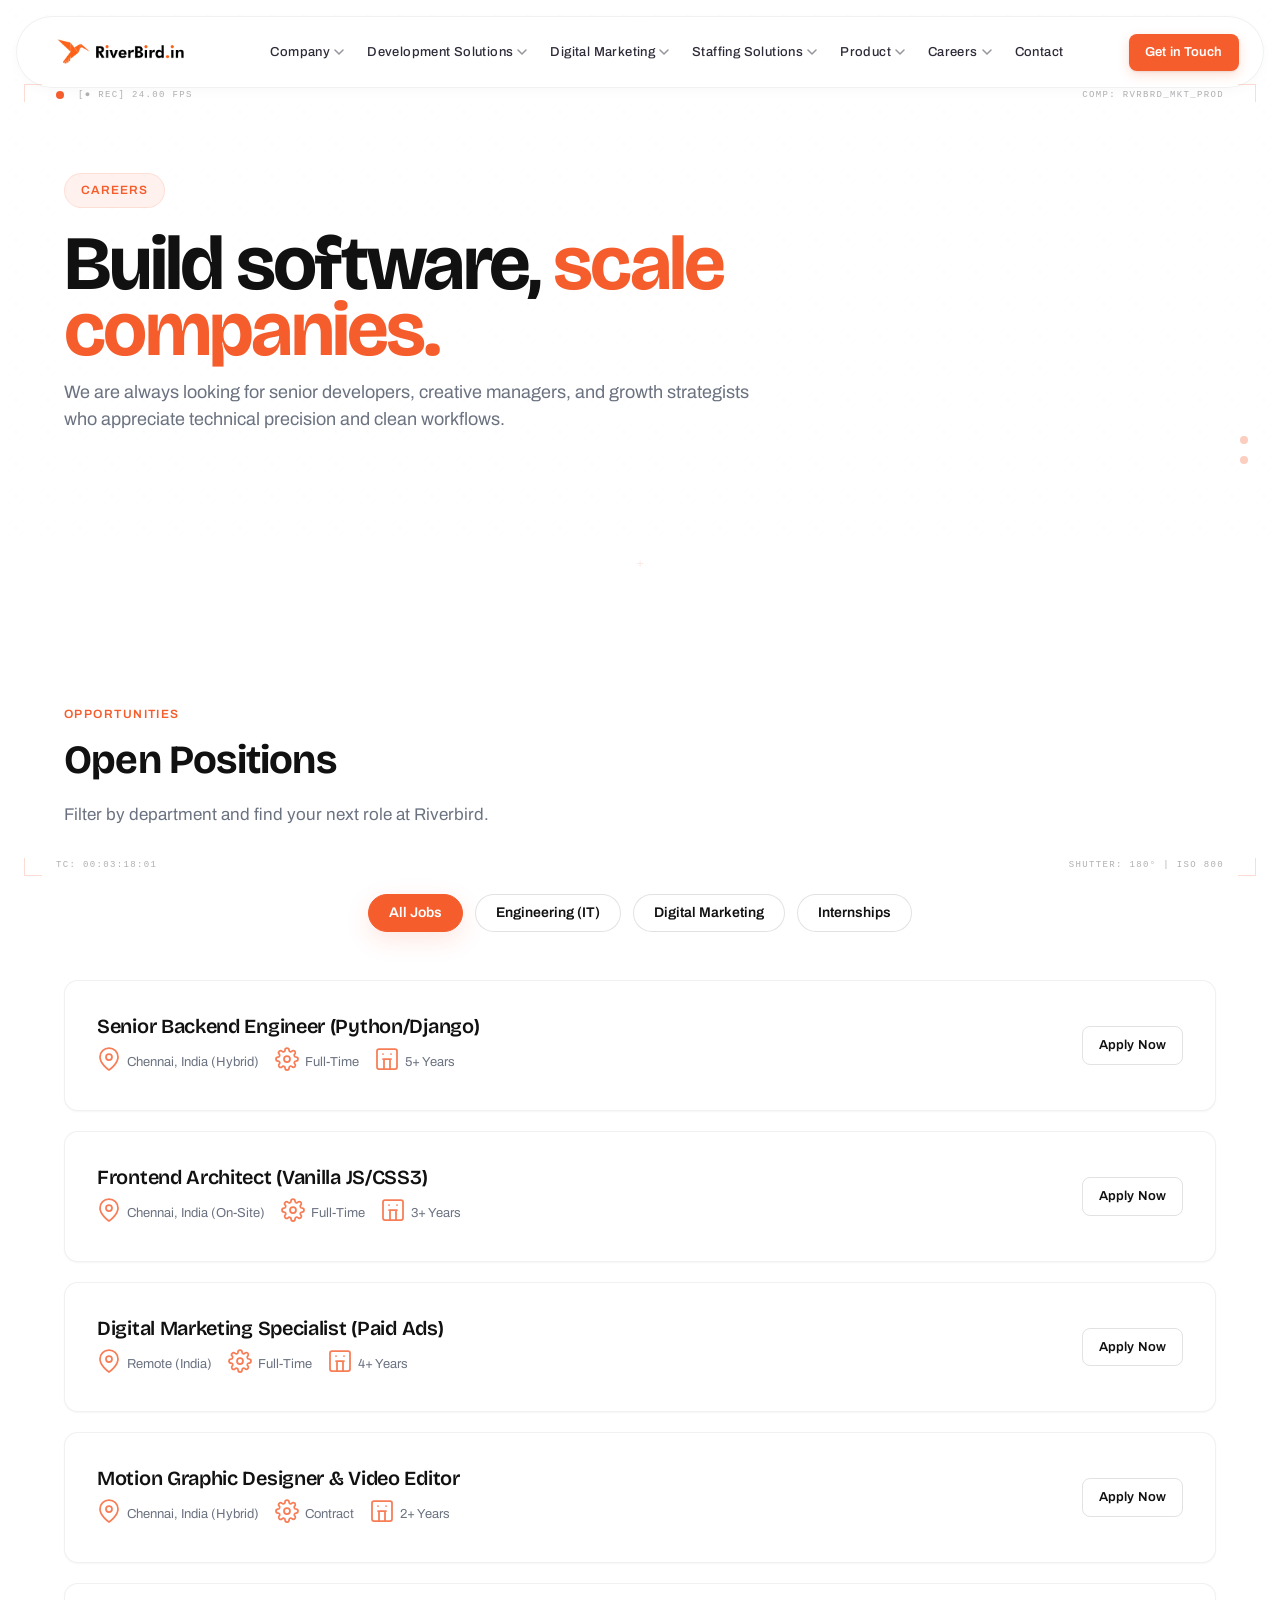
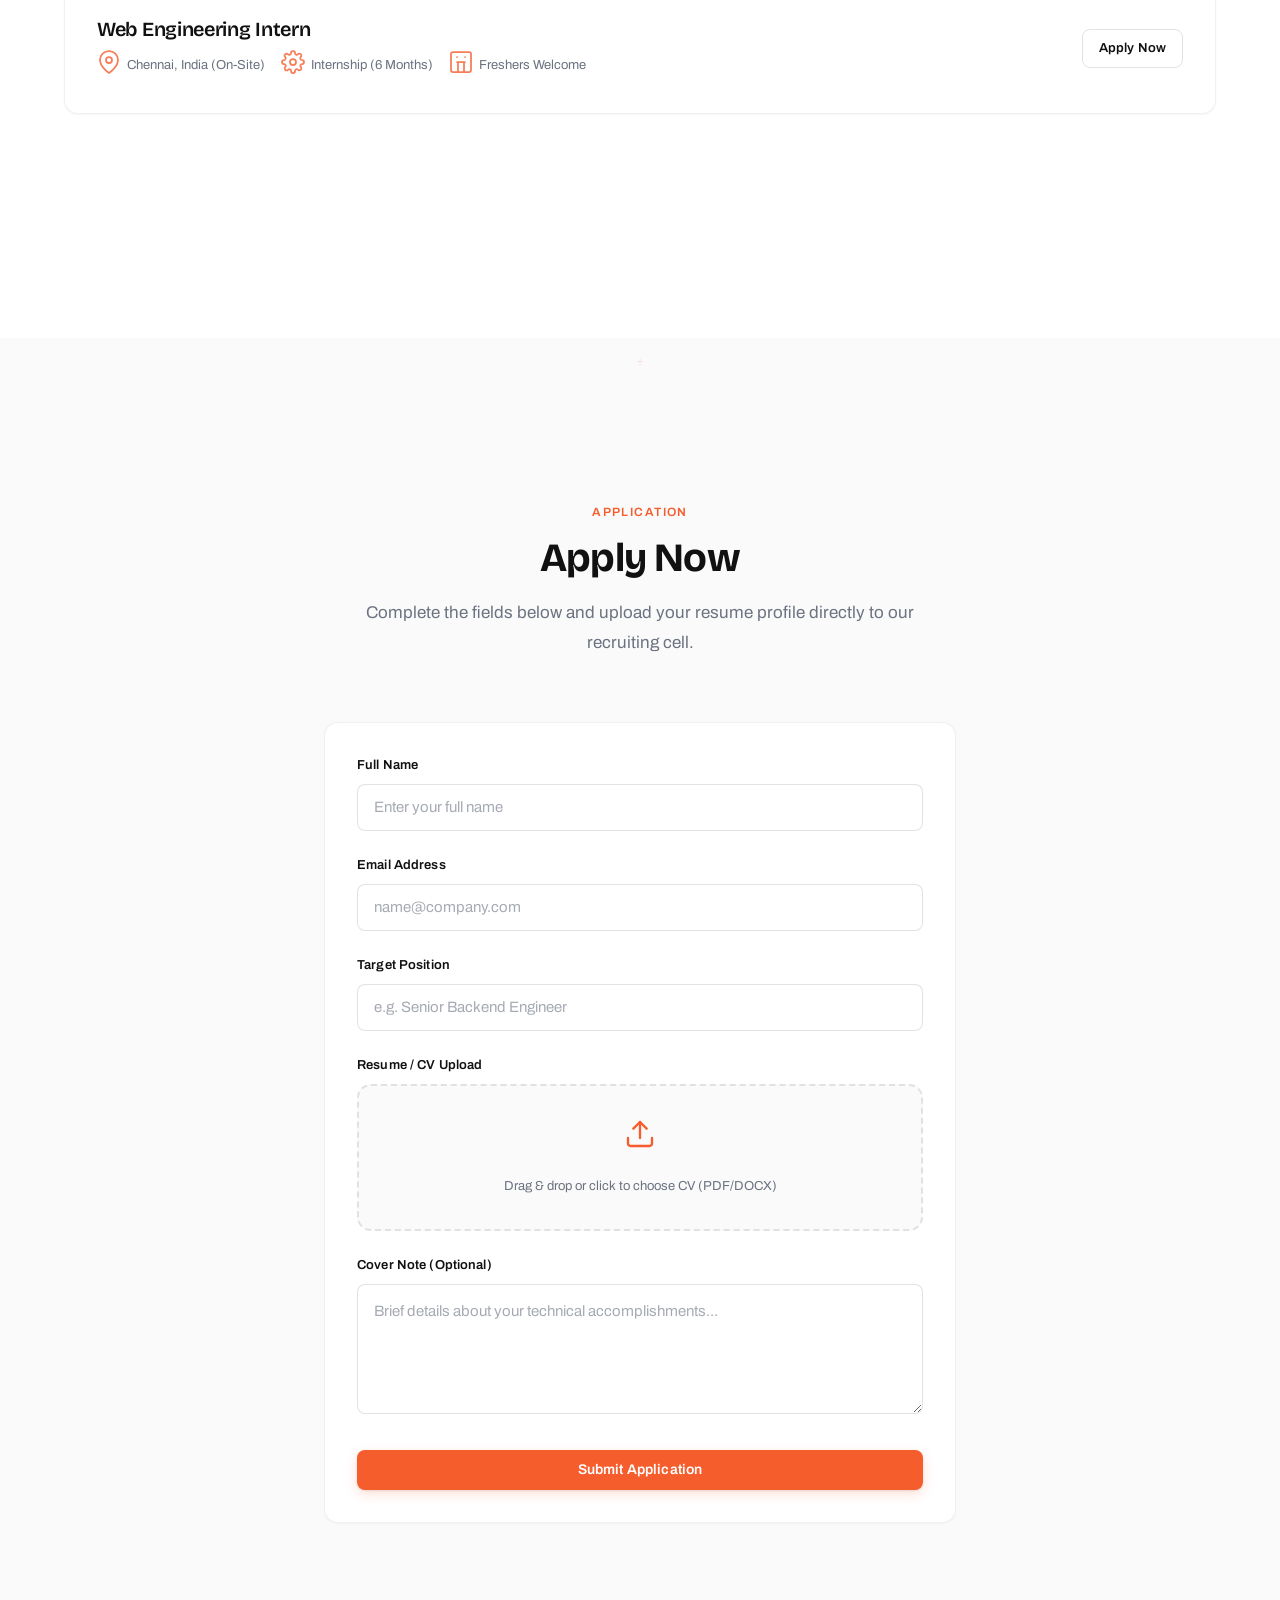
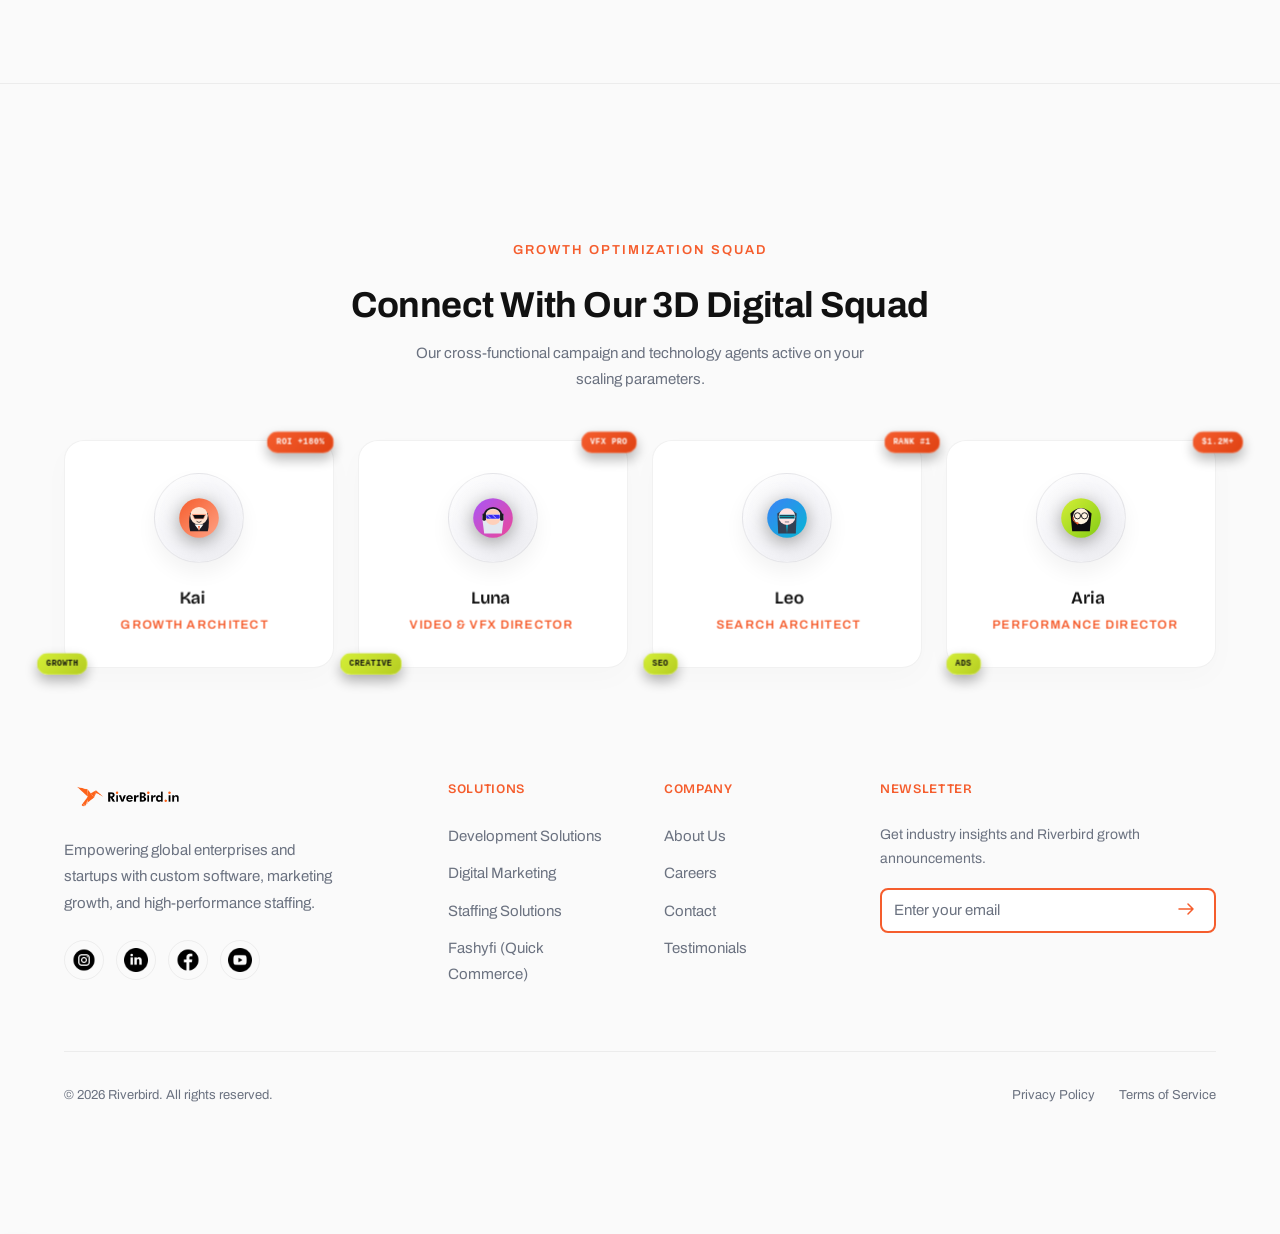
<file: careers/index.html>
<!DOCTYPE html>
<html lang="en" data-base="../">
<head>
  <meta charset="UTF-8" />
  <meta name="viewport" content="width=device-width, initial-scale=1.0" />
  <title>Careers | Riverbird</title>
  <meta name="description" content="Join Riverbird's engineering and design team. Explore open jobs in IT, digital marketing, and internships." />
  
  <link rel="preconnect" href="https://fonts.googleapis.com" />
  <link rel="preconnect" href="https://fonts.gstatic.com" crossorigin />
  <link rel="stylesheet" href="../assets/css/main.css" />

  <link rel="apple-touch-icon" sizes="180x180" href="../assets/img/apple-touch-icon.png">
  <link rel="icon" type="image/png" sizes="32x32" href="../assets/img/favicon-32x32.png">
  <link rel="icon" type="image/png" sizes="16x16" href="../assets/img/favicon-16x16.png">
  <link rel="shortcut icon" href="../assets/img/favicon.ico">
  <link rel="manifest" href="../assets/img/site.webmanifest">
  <meta name="theme-color" content="#F55D2D">
</head>
<body data-page="careers">

  <a href="#main-content" class="skip-link">Skip to Content</a>

  <div class="cursor-glow"></div>
  <canvas class="liquid-canvas"></canvas>
  <div id="header-slot"></div>

  <main id="main-content" class="liquid-wrapper">

    <section class="hero" style="min-height: 60vh; padding-bottom: var(--space-48);">
      <div class="container hero__container">
        <div class="hero__content reveal">
          <span class="hero__label">Careers</span>
          <h1 class="display-text hero__title">
            Build software, <span class="text-primary-color">scale companies.</span>
          </h1>
          <p class="hero__desc">
            We are always looking for senior developers, creative managers, and growth strategists who appreciate technical precision and clean workflows.
          </p>
        </div>
      </div>
    </section>

    <section class="section-padding bg-white" id="jobs-section">
      <div class="container">
        <div class="section-header">
          <span class="label-text">Opportunities</span>
          <h2 class="h2">Open Positions</h2>
          <p class="body-text">Filter by department and find your next role at Riverbird.</p>
        </div>

        <div class="careers-filter reveal">
          <button class="careers-filter__btn careers-filter__btn--active" data-filter="all">All Jobs</button>
          <button class="careers-filter__btn" data-filter="it">Engineering (IT)</button>
          <button class="careers-filter__btn" data-filter="marketing">Digital Marketing</button>
          <button class="careers-filter__btn" data-filter="internship">Internships</button>
        </div>

        <div id="careers-jobs-grid" style="margin-bottom: var(--space-64);"></div>
      </div>
    </section>

    <section class="section-padding bg-light" id="apply-section">
      <div class="container" style="max-width: 680px;">
        <div class="section-header center">
          <span class="label-text">Application</span>
          <h2 class="h2">Apply Now</h2>
          <p class="body-text">Complete the fields below and upload your resume profile directly to our recruiting cell.</p>
        </div>

        <form class="card reveal" id="apply-form" style="border: 1px solid var(--color-border);">
          <div class="form-group">
            <label class="form-label" for="apply-name">Full Name</label>
            <input type="text" id="apply-name" class="form-input" required placeholder="Enter your full name" />
          </div>
          
          <div class="form-group">
            <label class="form-label" for="apply-email">Email Address</label>
            <input type="email" id="apply-email" class="form-input" required placeholder="name@company.com" />
          </div>

          <div class="form-group">
            <label class="form-label" for="apply-job-input">Target Position</label>
            <input type="text" id="apply-job-input" class="form-input" required placeholder="e.g. Senior Backend Engineer" />
          </div>

          <div class="form-group">
            <label class="form-label">Resume / CV Upload</label>
            <div class="file-upload" onclick="document.getElementById('apply-file-input').click()">
              <span class="file-upload__icon" style="margin-bottom: var(--space-8); display: block; color: var(--color-primary);">
                <svg width="32" height="32" viewBox="0 0 24 24" fill="none" stroke="currentColor" stroke-width="1.75" stroke-linecap="round" stroke-linejoin="round"><path d="M21 15v4a2 2 0 0 1-2 2H5a2 2 0 0 1-2-2v-4"></path><polyline points="17 8 12 3 7 8"></polyline><line x1="12" y1="3" x2="12" y2="15"></line></svg>
              </span>
              <div class="file-upload__text" id="file-upload-label">Drag & drop or click to choose CV (PDF/DOCX)</div>
              <input type="file" id="apply-file-input" required onchange="document.getElementById('file-upload-label').textContent = this.files[0].name" />
            </div>
          </div>

          <div class="form-group">
            <label class="form-label" for="apply-message">Cover Note (Optional)</label>
            <textarea id="apply-message" class="form-textarea" placeholder="Brief details about your technical accomplishments..."></textarea>
          </div>

          <div style="margin-top: var(--space-12);">
            <button type="submit" class="btn btn--primary" style="width: 100%;">Submit Application</button>
          </div>
        </form>
      </div>
    </section>

  </main>

  <div id="footer-slot"></div>
  <script type="module" src="../assets/js/core/app.js"></script>
</body>
</html>
</file>
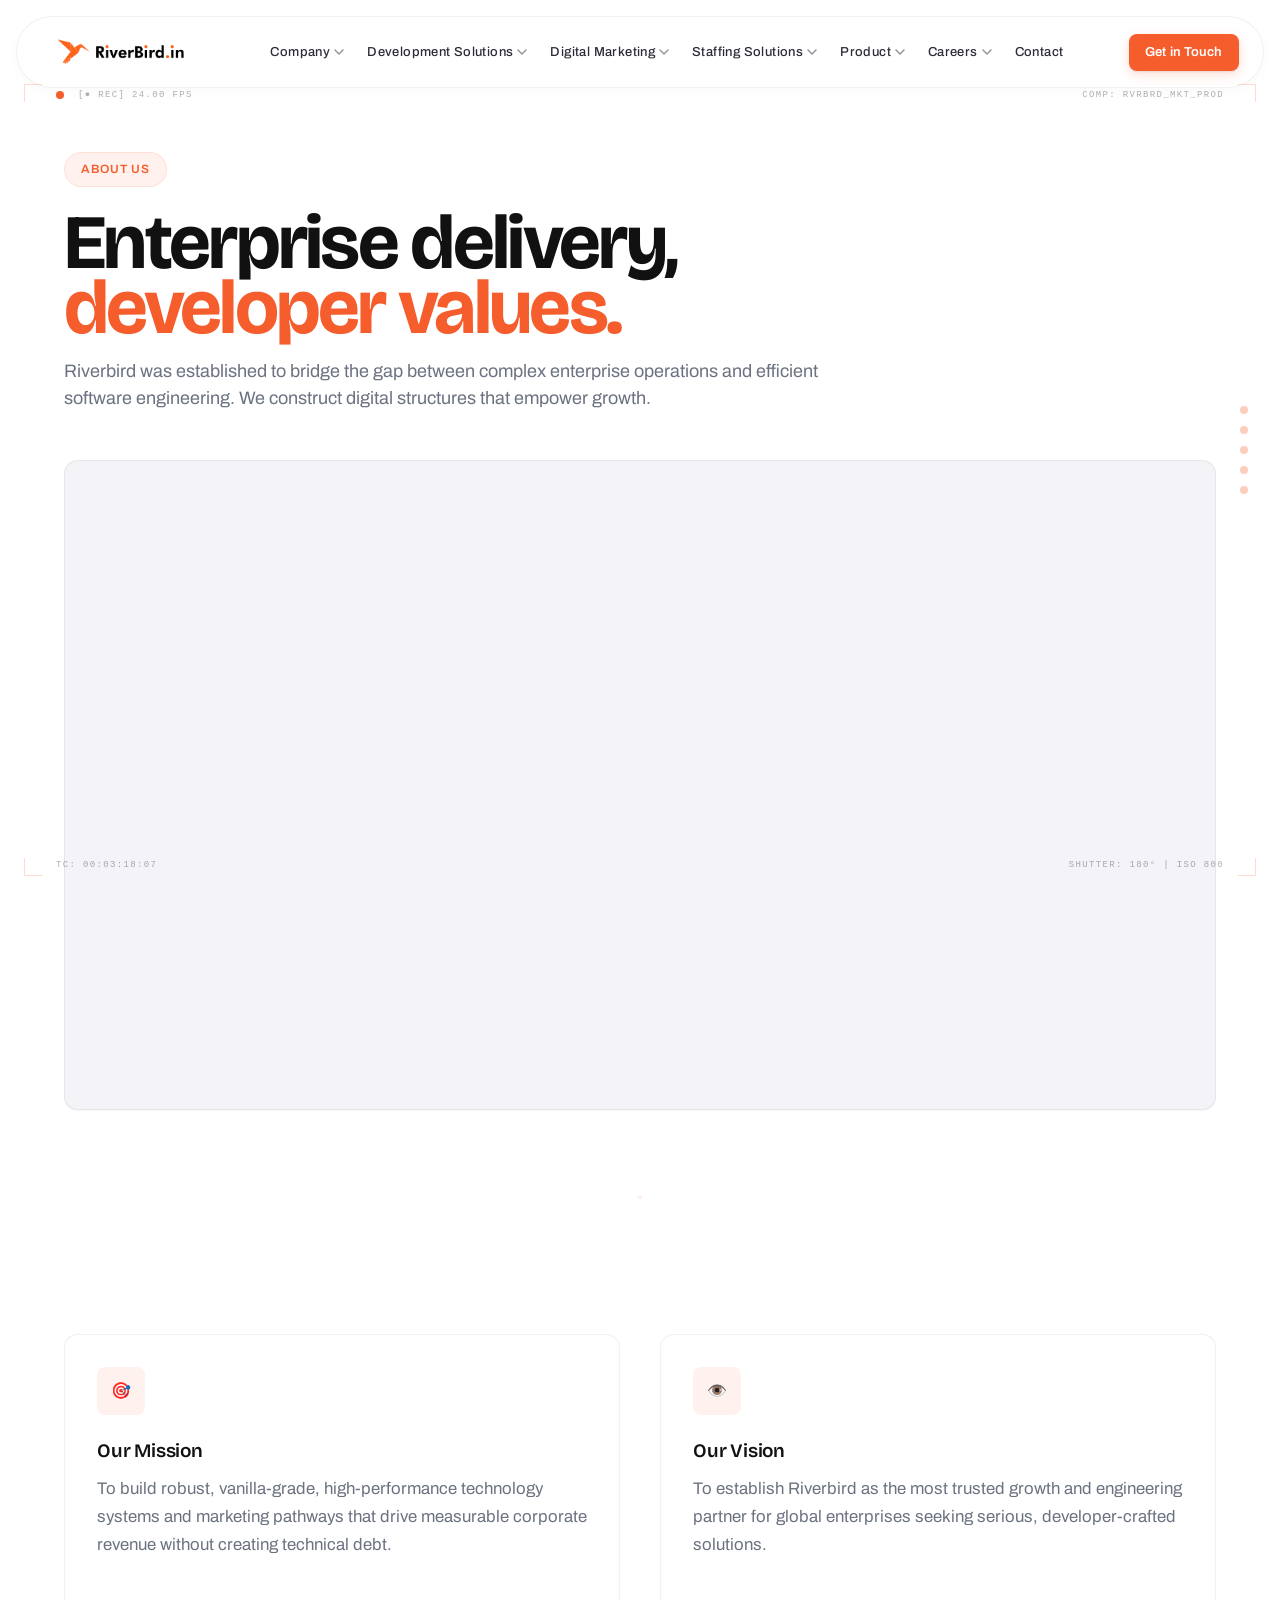
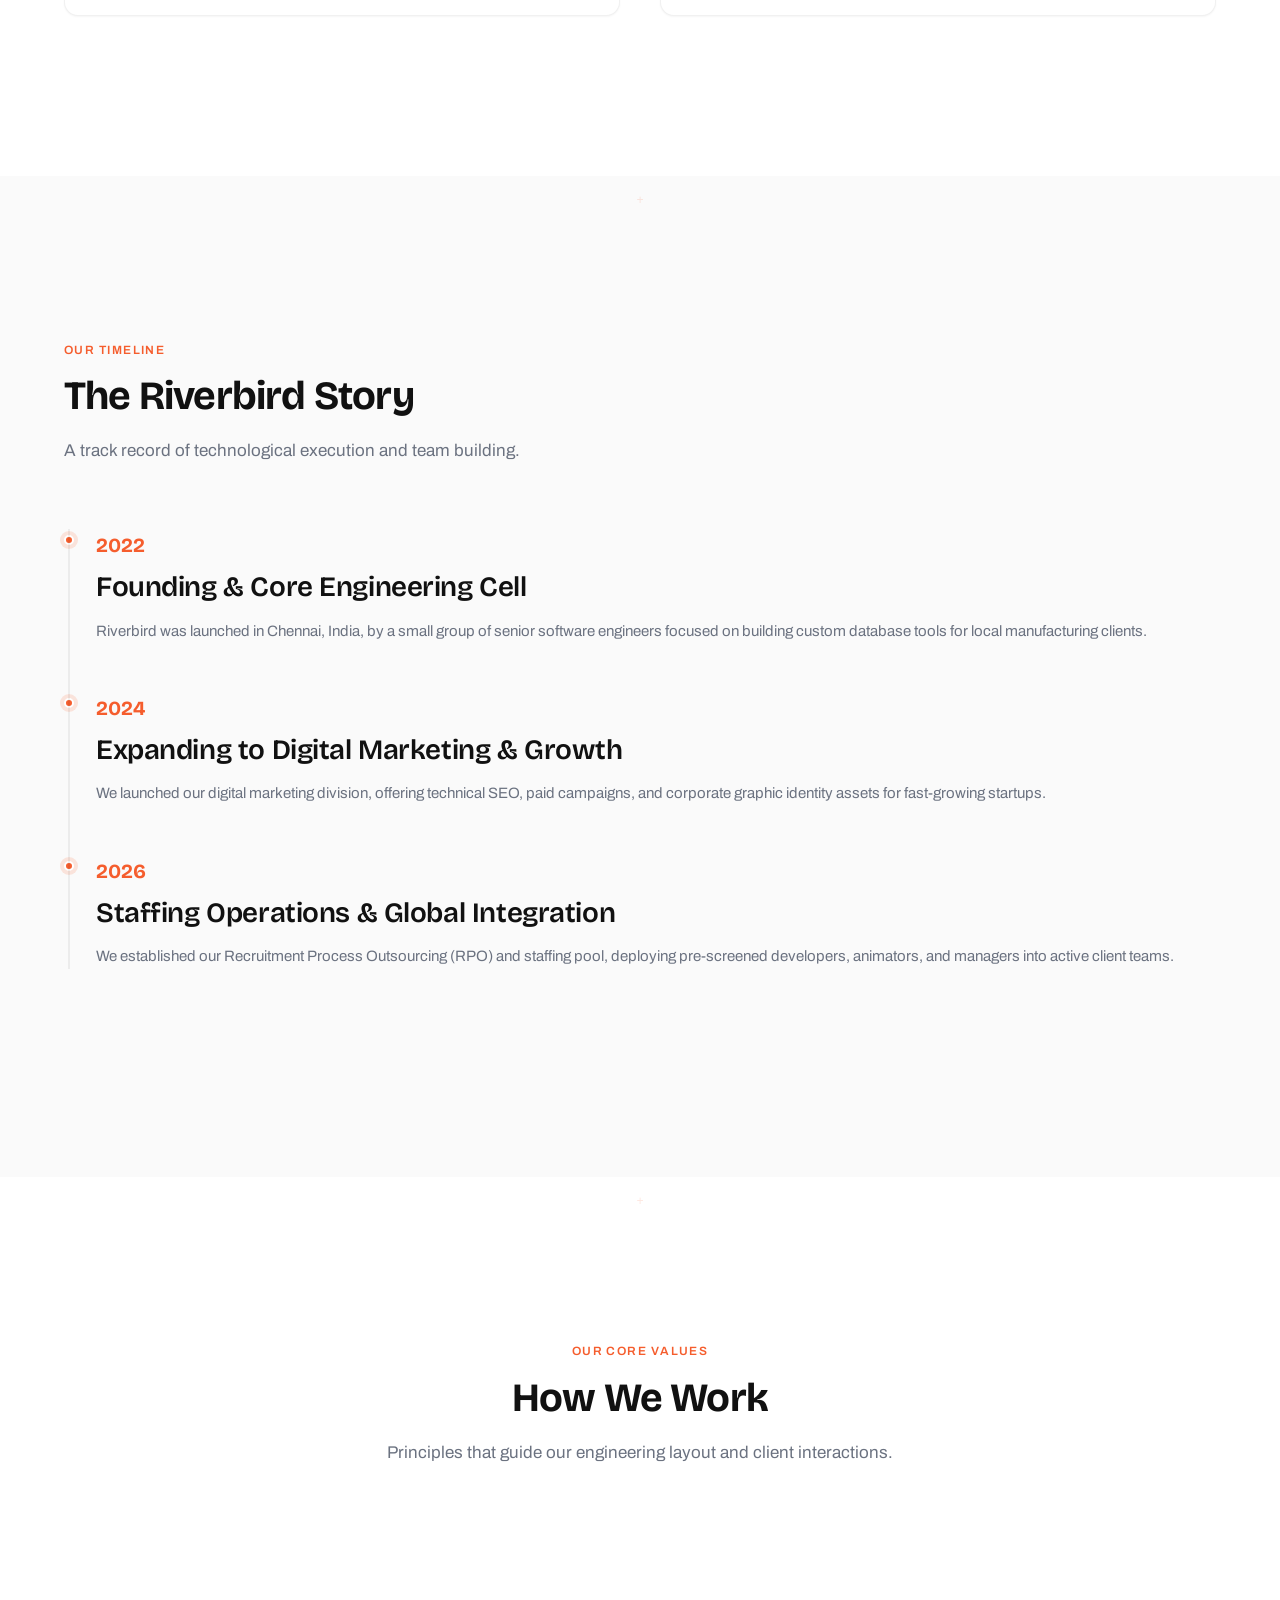
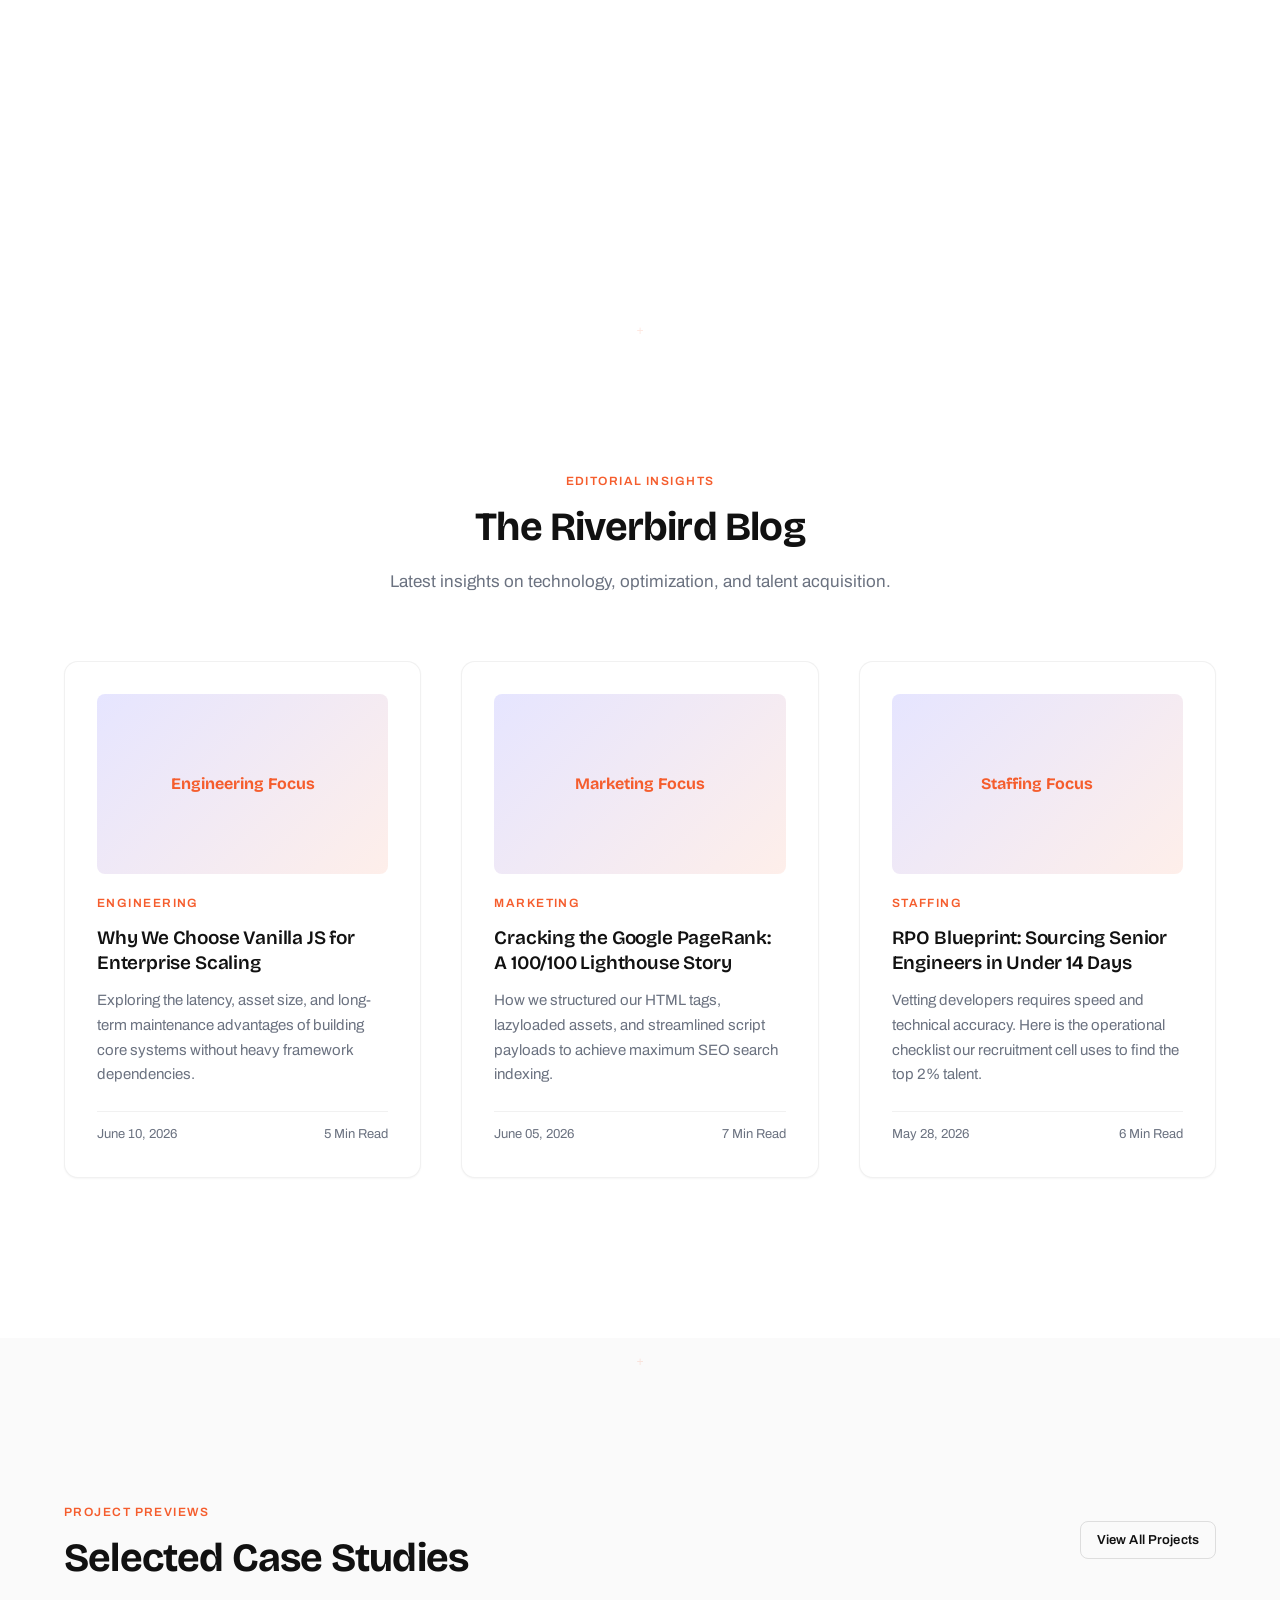
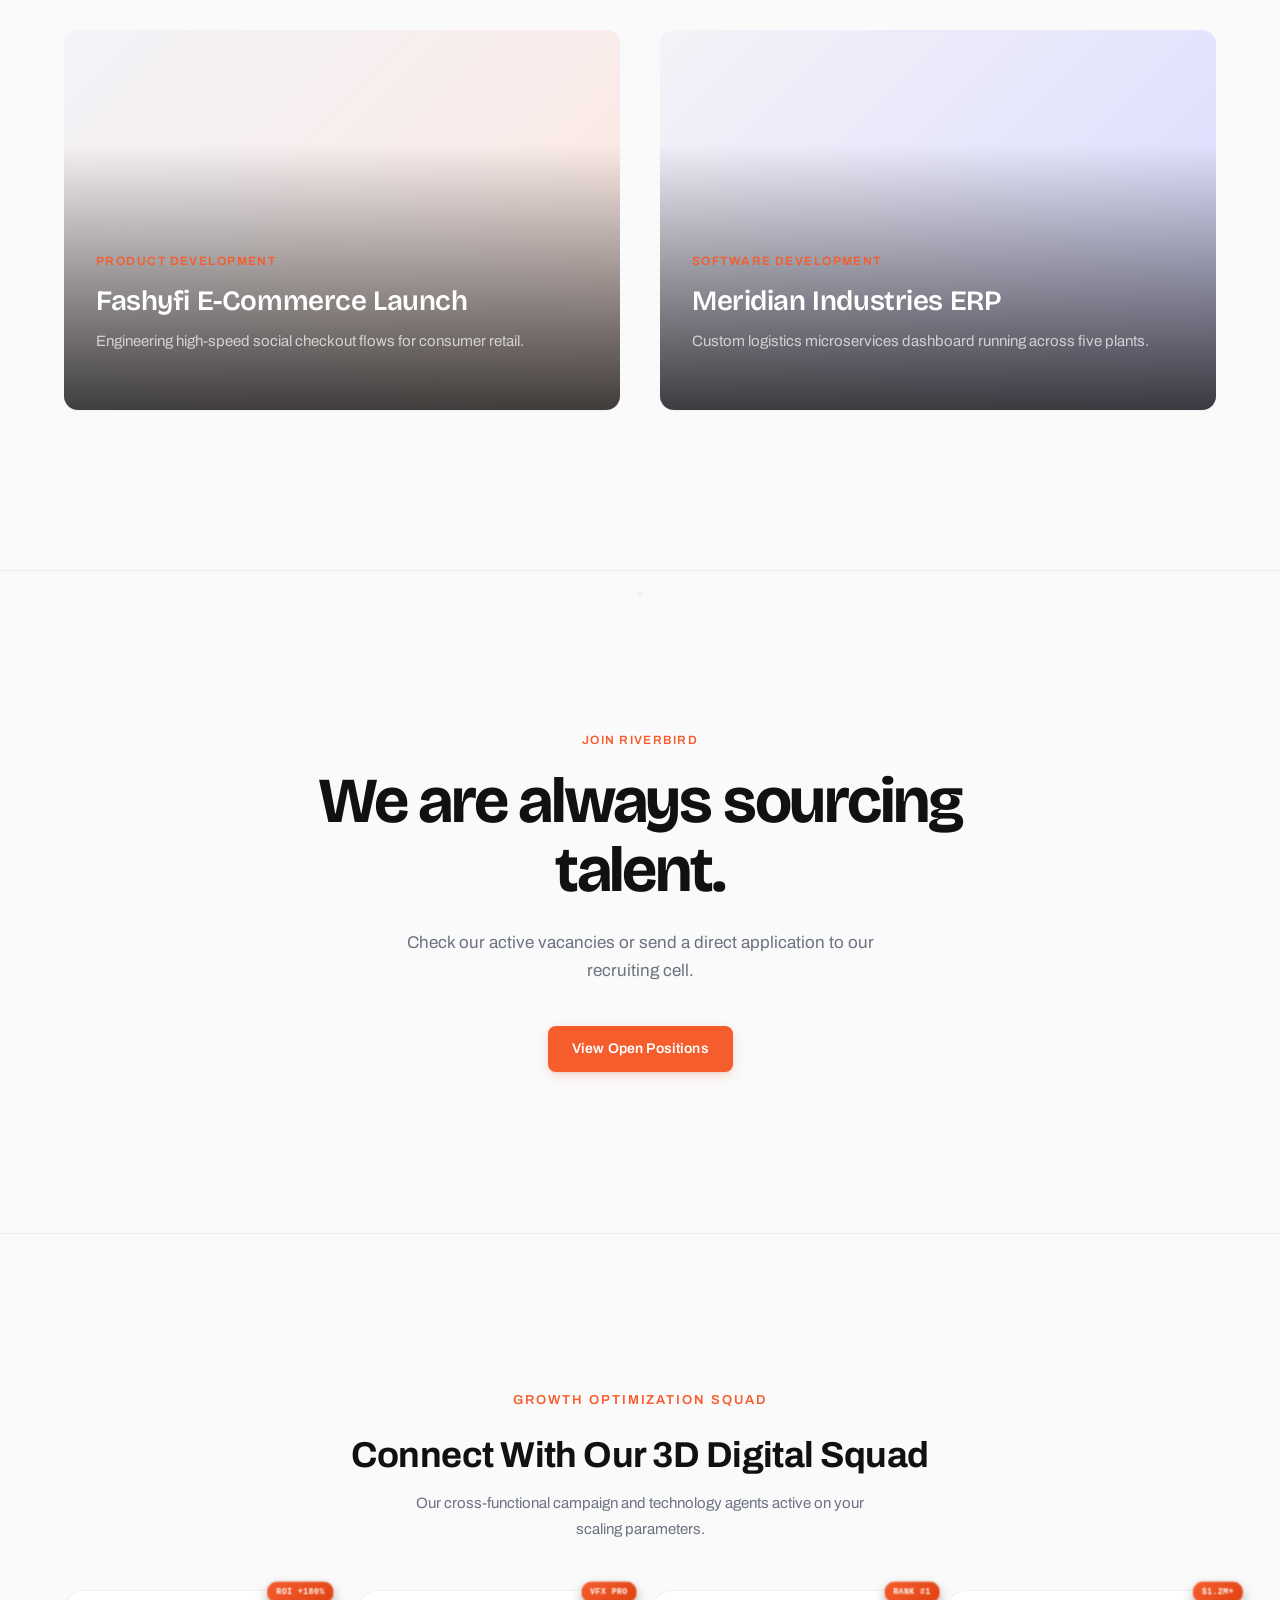
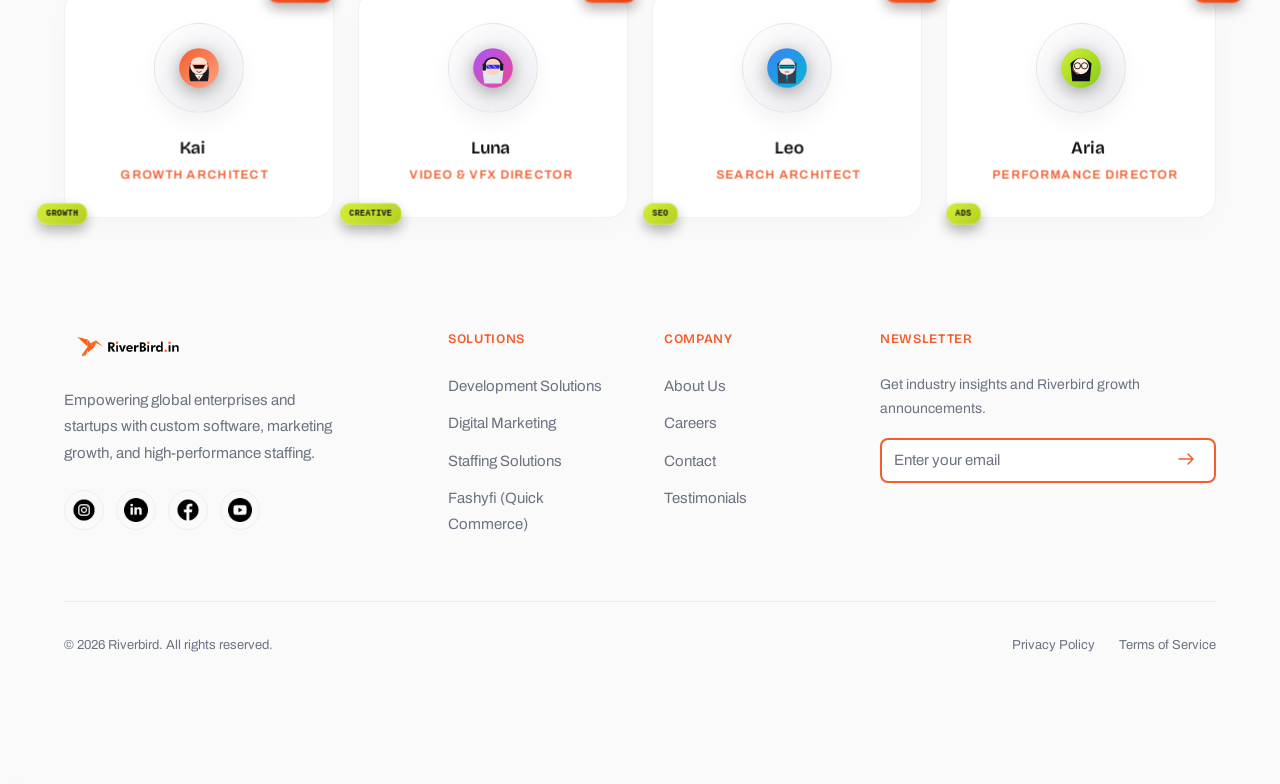
<file: company/index.html>
<!DOCTYPE html>
<html lang="en" data-base="../">
<head>
  <meta charset="UTF-8" />
  <meta name="viewport" content="width=device-width, initial-scale=1.0" />
  <title>Company | Riverbird</title>
  <meta name="description" content="Learn about Riverbird's values, mission, operational story, and leadership standards in enterprise growth." />
  
  <link rel="preconnect" href="https://fonts.googleapis.com" />
  <link rel="preconnect" href="https://fonts.gstatic.com" crossorigin />
  <link rel="stylesheet" href="../assets/css/main.css" />

  <link rel="apple-touch-icon" sizes="180x180" href="../assets/img/apple-touch-icon.png">
  <link rel="icon" type="image/png" sizes="32x32" href="../assets/img/favicon-32x32.png">
  <link rel="icon" type="image/png" sizes="16x16" href="../assets/img/favicon-16x16.png">
  <link rel="shortcut icon" href="../assets/img/favicon.ico">
  <link rel="manifest" href="../assets/img/site.webmanifest">
  <meta name="theme-color" content="#F55D2D">
</head>
<body data-page="company">

  <a href="#main-content" class="skip-link">Skip to Content</a>

  <div class="cursor-glow"></div>
  <canvas class="liquid-canvas"></canvas>
  <div id="header-slot"></div>

  <main id="main-content" class="liquid-wrapper">

    <section class="hero" style="min-height: 80vh; padding-bottom: var(--space-64);">
      <div class="container hero__container">
        <div class="hero__content reveal" style="margin-bottom: var(--space-48);">
          <span class="hero__label">About Us</span>
          <h1 class="display-text hero__title">
            Enterprise delivery, <span class="text-primary-color">developer values.</span>
          </h1>
          <p class="hero__desc" style="max-width: 800px;">
            Riverbird was established to bridge the gap between complex enterprise operations and efficient software engineering. We construct digital structures that empower growth.
          </p>
        </div>
        <div class="about-video reveal delay-1" style="max-width: 100%; margin: 0 auto;">
          <div class="about-video__embed">
            <video autoplay loop muted playsinline webkit-playsinline preload="auto" style="position: absolute; inset: 0; width: 100%; height: 100%; border: none; object-fit: cover; transform: translate3d(0,0,0); image-rendering: -webkit-optimize-contrast;">
              <source src="../assets/img/Videos/about_video.mp4" type="video/mp4">
              Your browser does not support the video tag.
            </video>
          </div>
        </div>
      </div>
    </section>

    <section class="section-padding bg-white" id="mission-vision">
      <div class="container">
        <div class="grid grid-2">
          <div class="card reveal">
            <div class="card__icon">🎯</div>
            <h3 class="card__title">Our Mission</h3>
            <p class="card__desc" style="font-size: 1.05rem;">
              To build robust, vanilla-grade, high-performance technology systems and marketing pathways that drive measurable corporate revenue without creating technical debt.
            </p>
          </div>
          <div class="card reveal delay-1">
            <div class="card__icon">👁️</div>
            <h3 class="card__title">Our Vision</h3>
            <p class="card__desc" style="font-size: 1.05rem;">
              To establish Riverbird as the most trusted growth and engineering partner for global enterprises seeking serious, developer-crafted solutions.
            </p>
          </div>
        </div>
      </div>
    </section>

    <section class="section-padding bg-light" id="company-story">
      <div class="container">
        <div class="section-header">
          <span class="label-text">Our Timeline</span>
          <h2 class="h2">The Riverbird Story</h2>
          <p class="body-text">A track record of technological execution and team building.</p>
        </div>

        <div class="story-timeline">
          <div class="story-node reveal">
            <div class="story-node__year">2022</div>
            <h3 class="story-node__title h3">Founding & Core Engineering Cell</h3>
            <p class="body-text">Riverbird was launched in Chennai, India, by a small group of senior software engineers focused on building custom database tools for local manufacturing clients.</p>
          </div>
          
          <div class="story-node reveal">
            <div class="story-node__year">2024</div>
            <h3 class="story-node__title h3">Expanding to Digital Marketing & Growth</h3>
            <p class="body-text">We launched our digital marketing division, offering technical SEO, paid campaigns, and corporate graphic identity assets for fast-growing startups.</p>
          </div>
          
          <div class="story-node reveal">
            <div class="story-node__year">2026</div>
            <h3 class="story-node__title h3">Staffing Operations & Global Integration</h3>
            <p class="body-text">We established our Recruitment Process Outsourcing (RPO) and staffing pool, deploying pre-screened developers, animators, and managers into active client teams.</p>
          </div>
        </div>
      </div>
    </section>

    <section class="section-padding bg-white" id="company-values">
      <div class="container">
        <div class="section-header center">
          <span class="label-text">Our Core Values</span>
          <h2 class="h2">How We Work</h2>
          <p class="body-text">Principles that guide our engineering layout and client interactions.</p>
        </div>

        <div class="values-grid">
          <div class="value-card reveal">
            <div class="value-card__num">01</div>
            <h3 class="value-card__title h4">Technical Precision</h3>
            <p class="body-text body-small">We write clean, semantic code, optimizing load speeds and eliminating framework bloat entirely.</p>
          </div>
          <div class="value-card reveal delay-1">
            <div class="value-card__num">02</div>
            <h3 class="value-card__title h4">Absolute Integrity</h3>
            <p class="body-text body-small">We deliver measurable outcomes. If a campaign or software stack isn't performing, we change it immediately.</p>
          </div>
          <div class="value-card reveal delay-2">
            <div class="value-card__num">03</div>
            <h3 class="value-card__title h4">Enterprise Safety</h3>
            <p class="body-text body-small">We build systems with high-security endpoints, encrypted data models, and detailed access controls.</p>
          </div>
        </div>
      </div>
    </section>

    <section class="section-padding bg-white" id="blog">
      <div class="container">
        <div class="section-header center">
          <span class="label-text">Editorial Insights</span>
          <h2 class="h2">The Riverbird Blog</h2>
          <p class="body-text">Latest insights on technology, optimization, and talent acquisition.</p>
        </div>

        <div class="grid grid-3" id="company-blog-grid"></div>
      </div>
    </section>

    <section class="section-padding bg-light" id="company-case-studies">
      <div class="container">
        <div class="flex-between" style="margin-bottom: var(--space-48);">
          <div>
            <span class="label-text">Project Previews</span>
            <h2 class="h2">Selected Case Studies</h2>
          </div>
          <a href="../index.html#case-studies" class="btn btn--outline btn--sm">View All Projects</a>
        </div>
        
        <div class="grid grid-2" style="grid-template-columns: repeat(2, 1fr);">
          <div class="card card-showcase reveal">
            <div class="card-showcase__bg" style="background: linear-gradient(135deg, var(--color-bg-alt) 0%, rgba(245,93,45,0.15) 100%); position:absolute; width:100%; height:100%; top:0; left:0; z-index:1;"></div>
            <div class="card-showcase__content">
              <span class="label-text" style="color: var(--color-primary);">Product Development</span>
              <h3 class="card-showcase__title h3">Fashyfi E-Commerce Launch</h3>
              <p class="card-showcase__desc">Engineering high-speed social checkout flows for consumer retail.</p>
            </div>
          </div>
          <div class="card card-showcase reveal delay-1">
            <div class="card-showcase__bg" style="background: linear-gradient(135deg, var(--color-bg-alt) 0%, rgba(7,0,255,0.15) 100%); position:absolute; width:100%; height:100%; top:0; left:0; z-index:1;"></div>
            <div class="card-showcase__content">
              <span class="label-text" style="color: var(--color-primary);">Software Development</span>
              <h3 class="card-showcase__title h3">Meridian Industries ERP</h3>
              <p class="card-showcase__desc">Custom logistics microservices dashboard running across five plants.</p>
            </div>
          </div>
        </div>
      </div>
    </section>

    <section class="cta-section">
      <div class="container cta__container">
        <span class="cta__label">Join Riverbird</span>
        <h2 class="display-text cta__title" style="font-size: clamp(2.5rem, 5vw, 4rem);">We are always sourcing talent.</h2>
        <p class="cta__desc">Check our active vacancies or send a direct application to our recruiting cell.</p>
        <div>
          <a href="../careers/index.html" class="btn btn--primary magnetic-btn">View Open Positions</a>
        </div>
      </div>
    </section>

  </main>

  <div id="footer-slot"></div>
  <script type="module" src="../assets/js/core/app.js"></script>
</body>
</html>
</file>
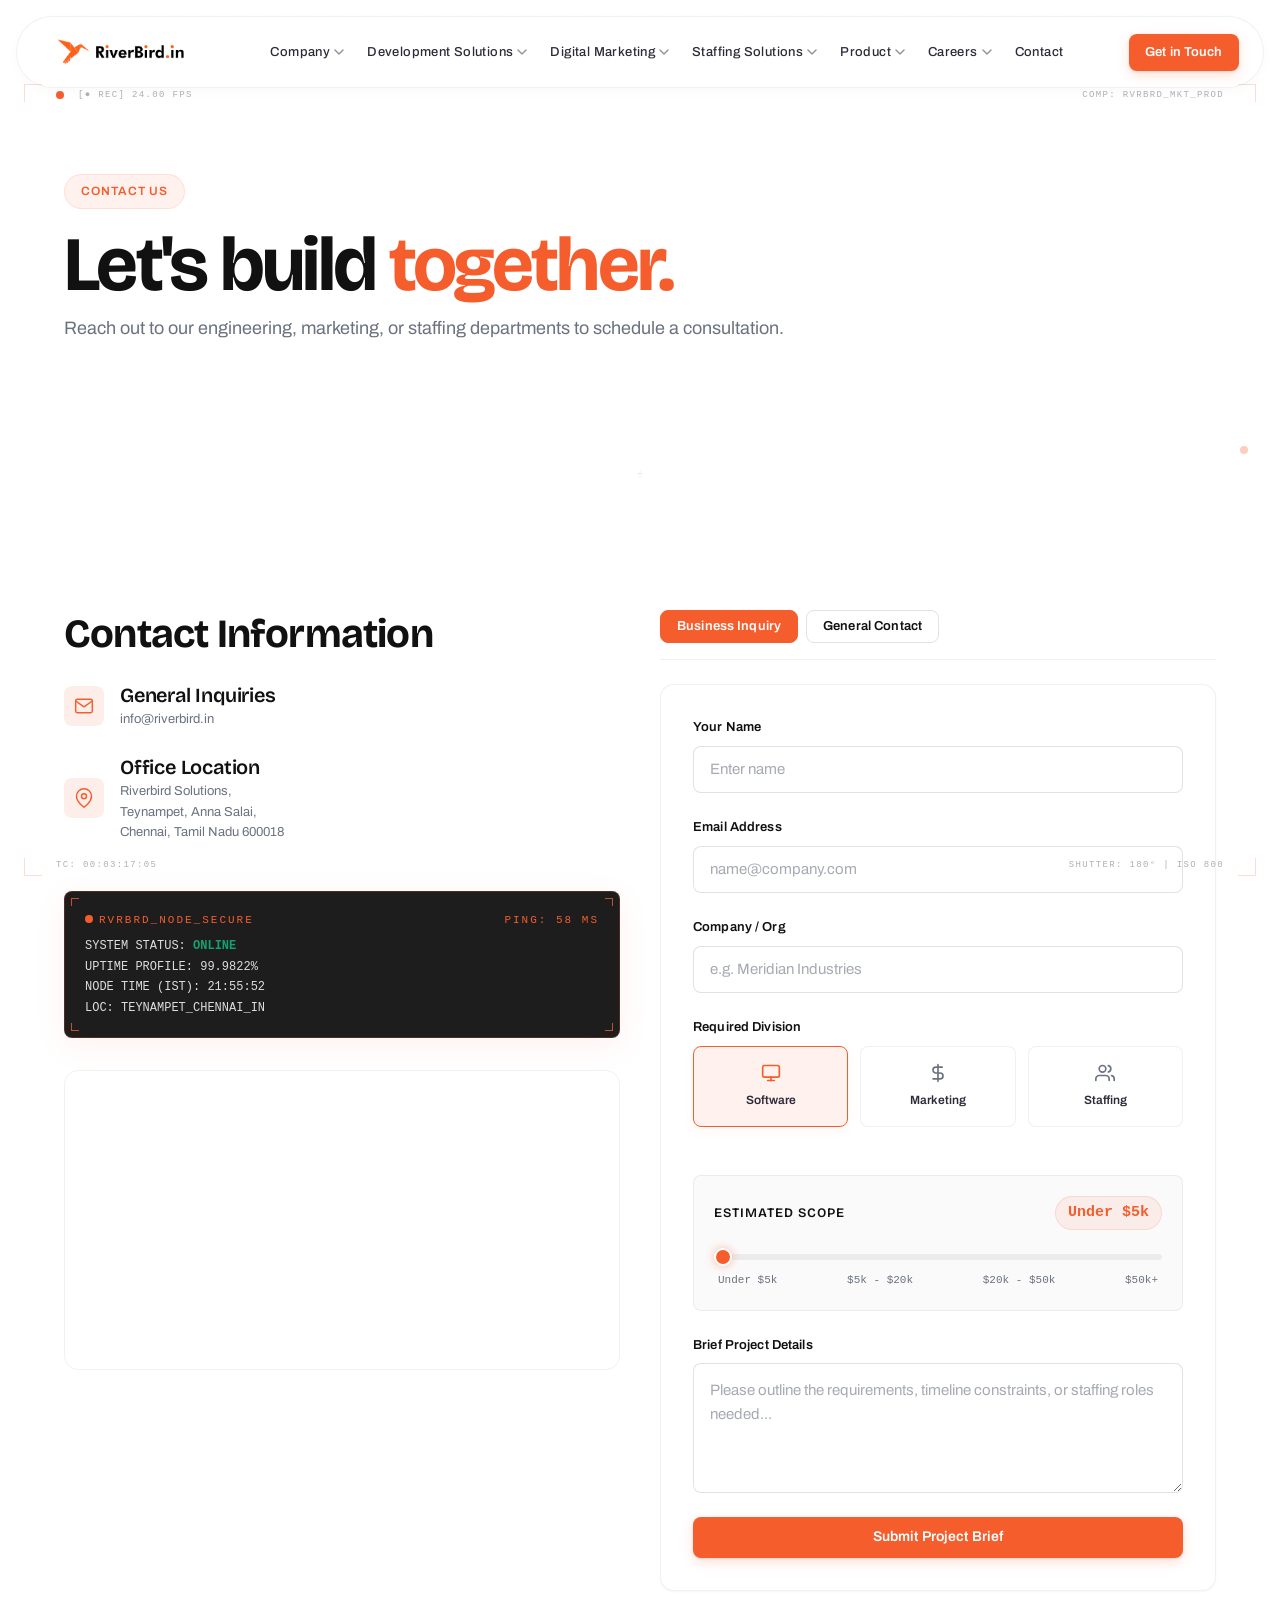
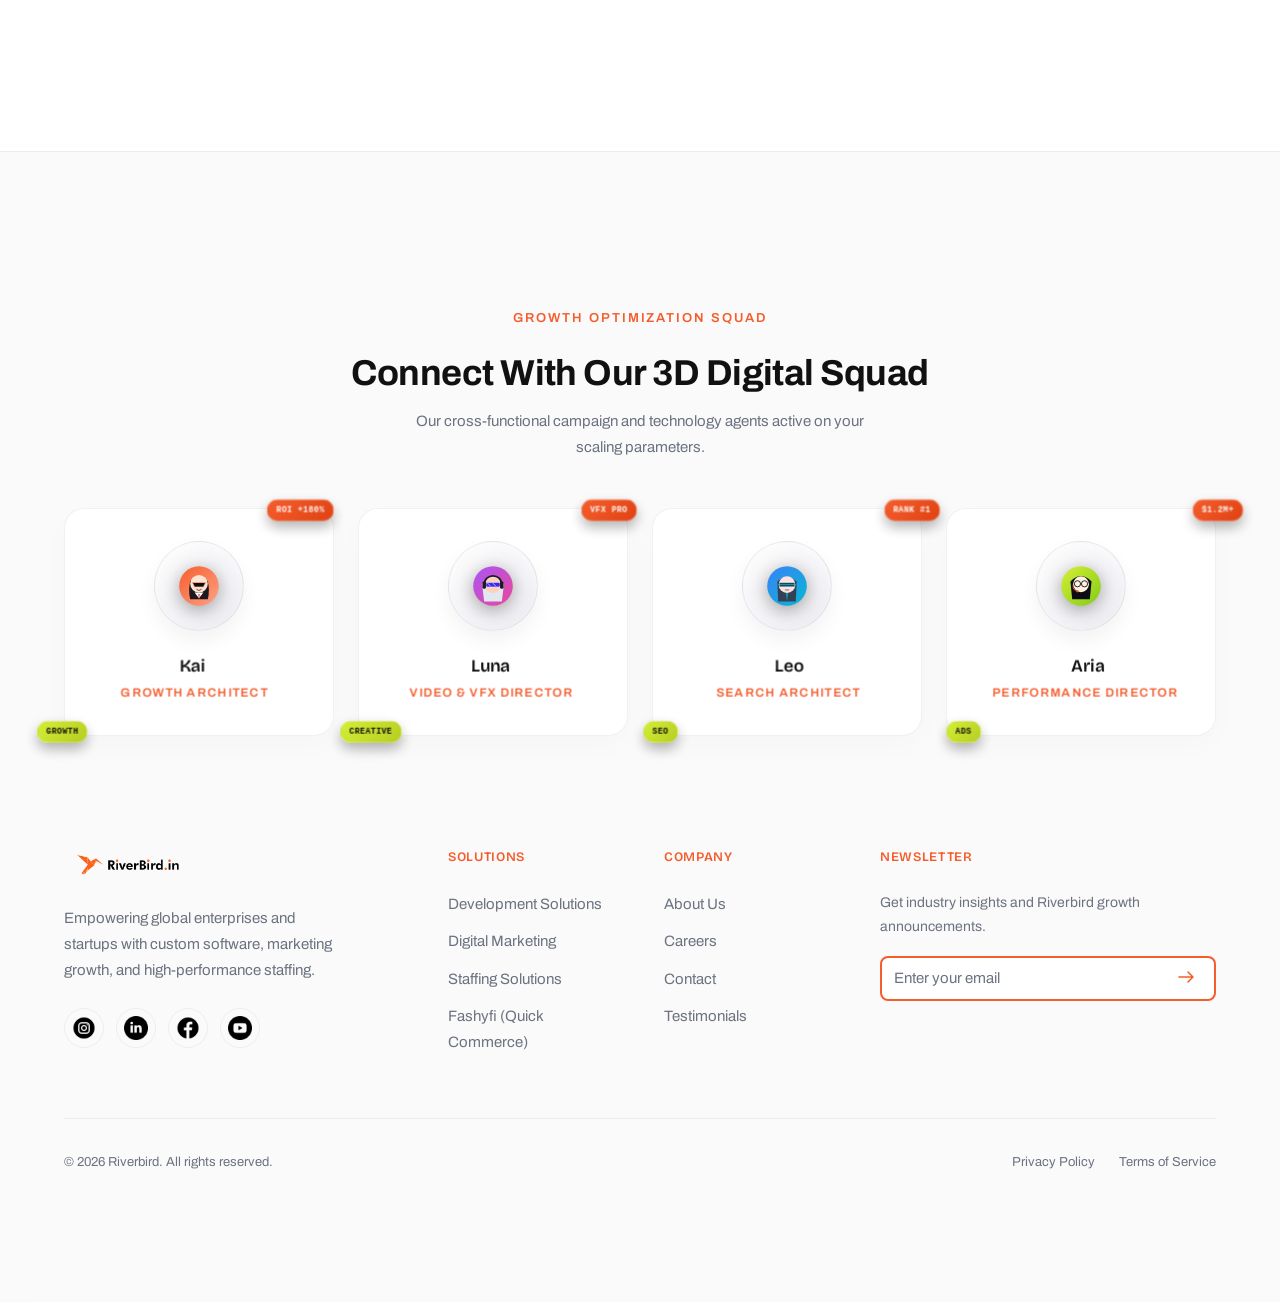
<file: contact/index.html>
<!DOCTYPE html>
<html lang="en" data-base="../">
<head>
  <meta charset="UTF-8" />
  <meta name="viewport" content="width=device-width, initial-scale=1.0" />
  <title>Contact | Riverbird</title>
  <meta name="description" content="Get in touch with Riverbird. Send a project inquiry or message our general team." />
  
  <link rel="preconnect" href="https://fonts.googleapis.com" />
  <link rel="preconnect" href="https://fonts.gstatic.com" crossorigin />
  <link rel="stylesheet" href="../assets/css/main.css" />

  <link rel="apple-touch-icon" sizes="180x180" href="../assets/img/apple-touch-icon.png">
  <link rel="icon" type="image/png" sizes="32x32" href="../assets/img/favicon-32x32.png">
  <link rel="icon" type="image/png" sizes="16x16" href="../assets/img/favicon-16x16.png">
  <link rel="shortcut icon" href="../assets/img/favicon.ico">
  <link rel="manifest" href="../assets/img/site.webmanifest">
  <meta name="theme-color" content="#F55D2D">
</head>
<body data-page="contact">

  <a href="#main-content" class="skip-link">Skip to Content</a>

  <div class="cursor-glow"></div>
  <canvas class="liquid-canvas"></canvas>
  <div id="header-slot"></div>

  <main id="main-content" class="liquid-wrapper">

    <section class="hero" style="min-height: 50vh; padding-bottom: var(--space-48);">
      <div class="container hero__container">
        <div class="hero__content reveal">
          <span class="hero__label">Contact Us</span>
          <h1 class="display-text hero__title">
            Let's build <span class="text-primary-color">together.</span>
          </h1>
          <p class="hero__desc">
            Reach out to our engineering, marketing, or staffing departments to schedule a consultation.
          </p>
        </div>
      </div>
    </section>

    <section class="section-padding bg-white" id="contact-details">
      <div class="container">
        <div class="grid grid-2">

          <div class="reveal">
            <h2 class="h2" style="margin-bottom: var(--space-24);">Contact Information</h2>
            
            <div class="contact-info-list" style="display: flex; flex-direction: column; gap: var(--space-24); margin-bottom: var(--space-48);">
              <div style="display: flex; gap: var(--space-16); align-items: center;">
                <span style="display: flex; align-items: center; justify-content: center; width: 40px; height: 40px; border-radius: var(--radius-sm); background-color: rgba(245, 93, 45, 0.1); color: var(--color-primary); flex-shrink: 0;">
                  <svg width="20" height="20" viewBox="0 0 24 24" fill="none" stroke="currentColor" stroke-width="1.75" stroke-linecap="round" stroke-linejoin="round"><path d="M4 4h16c1.1 0 2 .9 2 2v12c0 1.1-.9 2-2 2H4c-1.1 0-2-.9-2-2V6c0-1.1.9-2 2-2z"></path><polyline points="22,6 12,13 2,6"></polyline></svg>
                </span>
                <div>
                  <h4 style="font-family: var(--font-primary);">General Inquiries</h4>
                  <p class="body-text body-small"><a href="mailto:info@riverbird.in">info@riverbird.in</a></p>
                </div>
              </div>
              <div style="display: flex; gap: var(--space-16); align-items: center;">
                <span style="display: flex; align-items: center; justify-content: center; width: 40px; height: 40px; border-radius: var(--radius-sm); background-color: rgba(245, 93, 45, 0.1); color: var(--color-primary); flex-shrink: 0;">
                  <svg width="20" height="20" viewBox="0 0 24 24" fill="none" stroke="currentColor" stroke-width="1.75" stroke-linecap="round" stroke-linejoin="round"><path d="M21 10c0 7-9 13-9 13s-9-6-9-13a9 9 0 0 1 18 0z"></path><circle cx="12" cy="10" r="3"></circle></svg>
                </span>
                <div>
                  <h4 style="font-family: var(--font-primary);">Office Location</h4>
                  <p class="body-text body-small">
                    Riverbird Solutions,<br />
                    Teynampet, Anna Salai,<br />
                    Chennai, Tamil Nadu 600018
                  </p>
                </div>
              </div>
            </div>

            <!-- Dynamic Node Status HUD Panel -->
            <div class="hud-panel reveal">
              <div class="hud-corners">
                <span class="hud-corner top-left"></span>
                <span class="hud-corner top-right"></span>
                <span class="hud-corner bottom-left"></span>
                <span class="hud-corner bottom-right"></span>
              </div>
              <div style="font-size: 0.6875rem; color: var(--color-primary); margin-bottom: var(--space-8); text-transform: uppercase; letter-spacing: 2px; display: flex; justify-content: space-between; align-items: center;">
                <span><span class="ae-rec-dot"></span>RVRBRD_NODE_SECURE</span>
                <span id="hud-ping">PING: 42 ms</span>
              </div>
              <div style="font-size: 0.75rem; color: #fff; display: flex; flex-direction: column; gap: 4px; opacity: 0.85; line-height: 1.4;">
                <div>SYSTEM STATUS: <span style="color: #10B981; font-weight: bold;">ONLINE</span></div>
                <div>UPTIME PROFILE: <span id="hud-uptime">99.982%</span></div>
                <div>NODE TIME (IST): <span id="hud-time">--:--:--</span></div>
                <div>LOC: TEYNAMPET_CHENNAI_IN</div>
              </div>
            </div>

            <div class="map-container" style="border-radius: var(--radius-md); overflow: hidden; border: 1px solid var(--color-border); height: 300px;">
              <iframe 
                src="https://www.google.com/maps/embed?pb=!1m18!1m12!1m3!1d3886.8242475459345!2d80.24350327572777!3d13.046864113251433!2m3!1f0!2f0!3f0!3m2!1i1024!2i768!4f13.1!3m3!1m2!1s0x3a526644f77c2763%3A0xe107d3536b0c2662!2sAnna%20Salai%2C%20Chennai%2C%20Tamil%20Nadu!5e0!3m2!1sen!2sin!4v1718180000000!5m2!1sen!2sin" 
                width="100%" 
                height="100%" 
                style="border:0;" 
                allowfullscreen="" 
                loading="lazy" 
                referrerpolicy="no-referrer-when-downgrade"
                title="Riverbird Chennai Office Map">
              </iframe>
            </div>
          </div>

          <div class="reveal delay-1">

            <div class="form-toggle-btns" style="display: flex; gap: var(--space-8); margin-bottom: var(--space-24); border-bottom: 1px solid var(--color-border); padding-bottom: var(--space-16);">
              <button class="btn btn--outline btn--sm" id="btn-show-inquiry" style="background-color: var(--color-primary); color: white; border-color: var(--color-primary);">Business Inquiry</button>
              <button class="btn btn--outline btn--sm" id="btn-show-general">General Contact</button>
            </div>

            <form class="card" id="inquiry-form" style="border: 1px solid var(--color-border);">
              <div class="form-group">
                <label class="form-label" for="inq-name">Your Name</label>
                <input type="text" id="inq-name" class="form-input" required placeholder="Enter name" />
              </div>
              <div class="form-group">
                <label class="form-label" for="inq-email">Email Address</label>
                <input type="email" id="inq-email" class="form-input" required placeholder="name@company.com" />
              </div>
              <div class="form-group">
                <label class="form-label" for="inq-company">Company / Org</label>
                <input type="text" id="inq-company" class="form-input" placeholder="e.g. Meridian Industries" />
              </div>

              <!-- Cool Interactive Service Cards -->
              <div class="form-group">
                <label class="form-label">Required Division</label>
                <div class="interactive-services">
                  <div class="service-card-btn service-card-btn--active" data-service-val="software">
                    <svg class="service-card-btn__icon" width="20" height="20" viewBox="0 0 24 24" fill="none" stroke="currentColor" stroke-width="2" stroke-linecap="round" stroke-linejoin="round"><rect x="2" y="3" width="20" height="14" rx="2" ry="2"/><line x1="8" y1="21" x2="16" y2="21"/><line x1="12" y1="17" x2="12" y2="21"/></svg>
                    <span class="service-card-btn__label">Software</span>
                  </div>
                  <div class="service-card-btn" data-service-val="marketing">
                    <svg class="service-card-btn__icon" width="20" height="20" viewBox="0 0 24 24" fill="none" stroke="currentColor" stroke-width="2" stroke-linecap="round" stroke-linejoin="round"><path d="M12 2v20M17 5H9.5a3.5 3.5 0 0 0 0 7h5a3.5 3.5 0 0 1 0 7H6"/></svg>
                    <span class="service-card-btn__label">Marketing</span>
                  </div>
                  <div class="service-card-btn" data-service-val="staffing">
                    <svg class="service-card-btn__icon" width="20" height="20" viewBox="0 0 24 24" fill="none" stroke="currentColor" stroke-width="2" stroke-linecap="round" stroke-linejoin="round"><path d="M17 21v-2a4 4 0 0 0-4-4H5a4 4 0 0 0-4 4v2"/><circle cx="9" cy="7" r="4"/><path d="M23 21v-2a4 4 0 0 0-3-3.87"/><path d="M16 3.13a4 4 0 0 1 0 7.75"/></svg>
                    <span class="service-card-btn__label">Staffing</span>
                  </div>
                </div>
              </div>

              <!-- Cool HUD Budget Slider -->
              <div class="budget-slider-container">
                <div class="budget-slider-header">
                  <span class="budget-slider-title">Estimated Scope</span>
                  <span class="budget-estimate-badge" id="budget-estimate-badge">Under $5k</span>
                </div>
                <input type="range" min="0" max="3" value="0" class="budget-range-input" id="budget-range-input" />
                <div class="budget-range-labels">
                  <span>Under $5k</span>
                  <span>$5k - $20k</span>
                  <span>$20k - $50k</span>
                  <span>$50k+</span>
                </div>
              </div>

              <!-- Hidden select inputs synced dynamically -->
              <select id="inq-service" class="form-input" style="display: none;">
                <option value="software" selected>Software Engineering</option>
                <option value="marketing">Digital Marketing</option>
                <option value="staffing">Staffing Solutions</option>
              </select>
              <select id="inq-budget" class="form-input" style="display: none;">
                <option value="under-5k" selected>Under $5,000</option>
                <option value="5k-20k">$5,000 - $20,000</option>
                <option value="20k-50k">$20,000 - $50,000</option>
                <option value="50k-plus">$50,000+</option>
              </select>

              <div class="form-group">
                <label class="form-label" for="inq-message">Brief Project Details</label>
                <textarea id="inq-message" class="form-textarea" required placeholder="Please outline the requirements, timeline constraints, or staffing roles needed..."></textarea>
              </div>
              <button type="submit" class="btn btn--primary" style="width: 100%;">Submit Project Brief</button>
            </form>

            <form class="card" id="contact-form" style="border: 1px solid var(--color-border); display: none;">
              <div class="form-group">
                <label class="form-label" for="con-name">Full Name</label>
                <input type="text" id="con-name" class="form-input" required placeholder="Enter full name" />
              </div>
              <div class="form-group">
                <label class="form-label" for="con-email">Email Address</label>
                <input type="email" id="con-email" class="form-input" required placeholder="name@domain.com" />
              </div>
              <div class="form-group">
                <label class="form-label" for="con-subject">Subject</label>
                <input type="text" id="con-subject" class="form-input" required placeholder="Inquiry topic..." />
              </div>
              <div class="form-group">
                <label class="form-label" for="con-message">Your Message</label>
                <textarea id="con-message" class="form-textarea" required placeholder="Type your message details..."></textarea>
              </div>
              <button type="submit" class="btn btn--primary" style="width: 100%;">Send Message</button>
            </form>

          </div>

        </div>
      </div>
    </section>

  </main>

  <div id="footer-slot"></div>
  <script type="module" src="../assets/js/core/app.js"></script>

  <script>
    // Form toggle action
    const btnInquiry = document.getElementById('btn-show-inquiry');
    const btnGeneral = document.getElementById('btn-show-general');
    const formInquiry = document.getElementById('inquiry-form');
    const formGeneral = document.getElementById('contact-form');

    btnInquiry.addEventListener('click', () => {
      formInquiry.style.display = 'block';
      formGeneral.style.display = 'none';
      
      btnInquiry.style.backgroundColor = 'var(--color-primary)';
      btnInquiry.style.color = 'white';
      btnInquiry.style.borderColor = 'var(--color-primary)';
      
      btnGeneral.style.backgroundColor = 'transparent';
      btnGeneral.style.color = 'var(--color-text-dark)';
      btnGeneral.style.borderColor = 'var(--color-border)';
    });

    btnGeneral.addEventListener('click', () => {
      formInquiry.style.display = 'none';
      formGeneral.style.display = 'block';

      btnGeneral.style.backgroundColor = 'var(--color-primary)';
      btnGeneral.style.color = 'white';
      btnGeneral.style.borderColor = 'var(--color-primary)';

      btnInquiry.style.backgroundColor = 'transparent';
      btnInquiry.style.color = 'var(--color-text-dark)';
      btnInquiry.style.borderColor = 'var(--color-border)';
    });

    // ── Interactive service cards sync ──
    const serviceCards = document.querySelectorAll('.service-card-btn');
    const selectService = document.getElementById('inq-service');

    serviceCards.forEach(card => {
      card.addEventListener('click', () => {
        serviceCards.forEach(c => c.classList.remove('service-card-btn--active'));
        card.classList.add('service-card-btn--active');
        
        const val = card.getAttribute('data-service-val');
        selectService.value = val;
      });
    });

    // ── Interactive budget slider sync ──
    const rangeInput = document.getElementById('budget-range-input');
    const badgeEstimate = document.getElementById('budget-estimate-badge');
    const selectBudget = document.getElementById('inq-budget');

    const budgetSteps = [
      { text: 'Under $5k', value: 'under-5k' },
      { text: '$5k - $20k', value: '5k-20k' },
      { text: '$20k - $50k', value: '20k-50k' },
      { text: '$50k+', value: '50k-plus' }
    ];

    rangeInput.addEventListener('input', (e) => {
      const idx = parseInt(e.target.value);
      const step = budgetSteps[idx];
      
      badgeEstimate.textContent = step.text;
      selectBudget.value = step.value;
    });

    // ── Simulated Node HUD stats ──
    const hudTime = document.getElementById('hud-time');
    const hudPing = document.getElementById('hud-ping');
    const hudUptime = document.getElementById('hud-uptime');

    // 1. Live Node Clock in IST (UTC+5:30)
    function updateNodeTime() {
      const now = new Date();
      // Calculate IST time (UTC+5.5 hours)
      const utc = now.getTime() + (now.getTimezoneOffset() * 60000);
      const istTime = new Date(utc + (3600000 * 5.5));
      
      let hrs = istTime.getHours().toString().padStart(2, '0');
      let mins = istTime.getMinutes().toString().padStart(2, '0');
      let secs = istTime.getSeconds().toString().padStart(2, '0');
      
      if (hudTime) {
        hudTime.textContent = `${hrs}:${mins}:${secs}`;
      }
    }
    setInterval(updateNodeTime, 1000);
    updateNodeTime();

    // 2. Simulated Latency/Ping
    function updateNodePing() {
      const ping = Math.floor(Math.random() * (58 - 32 + 1)) + 32;
      if (hudPing) {
        hudPing.textContent = `PING: ${ping} ms`;
      }
    }
    setInterval(updateNodePing, 3000);
    updateNodePing();

    // 3. Dynamic Uptime fraction fluctuation
    let baseUptime = 99.9824;
    function updateNodeUptime() {
      const fluctuation = (Math.random() - 0.5) * 0.0004;
      baseUptime = Math.min(99.9999, Math.max(99.9500, baseUptime + fluctuation));
      if (hudUptime) {
        hudUptime.textContent = baseUptime.toFixed(4) + '%';
      }
    }
    setInterval(updateNodeUptime, 5000);
    updateNodeUptime();
  </script>
</body>
</html>
</file>
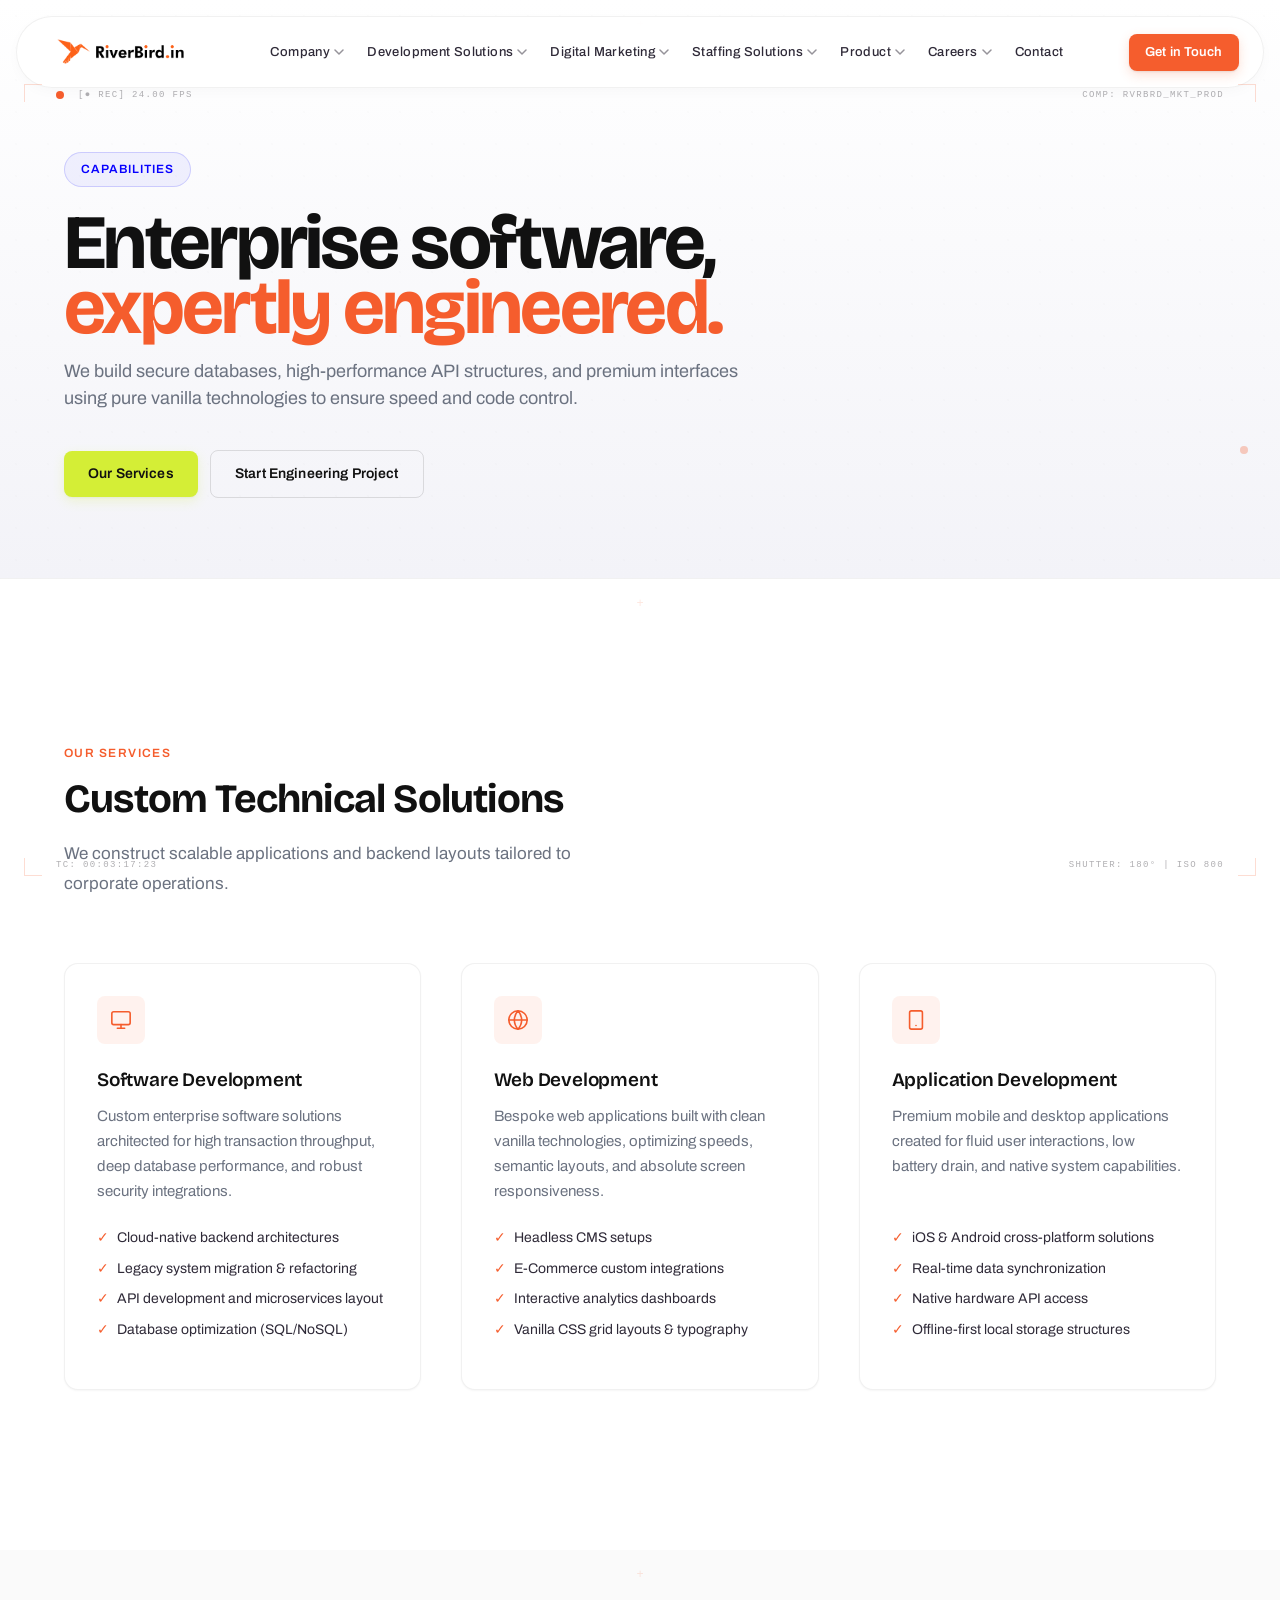
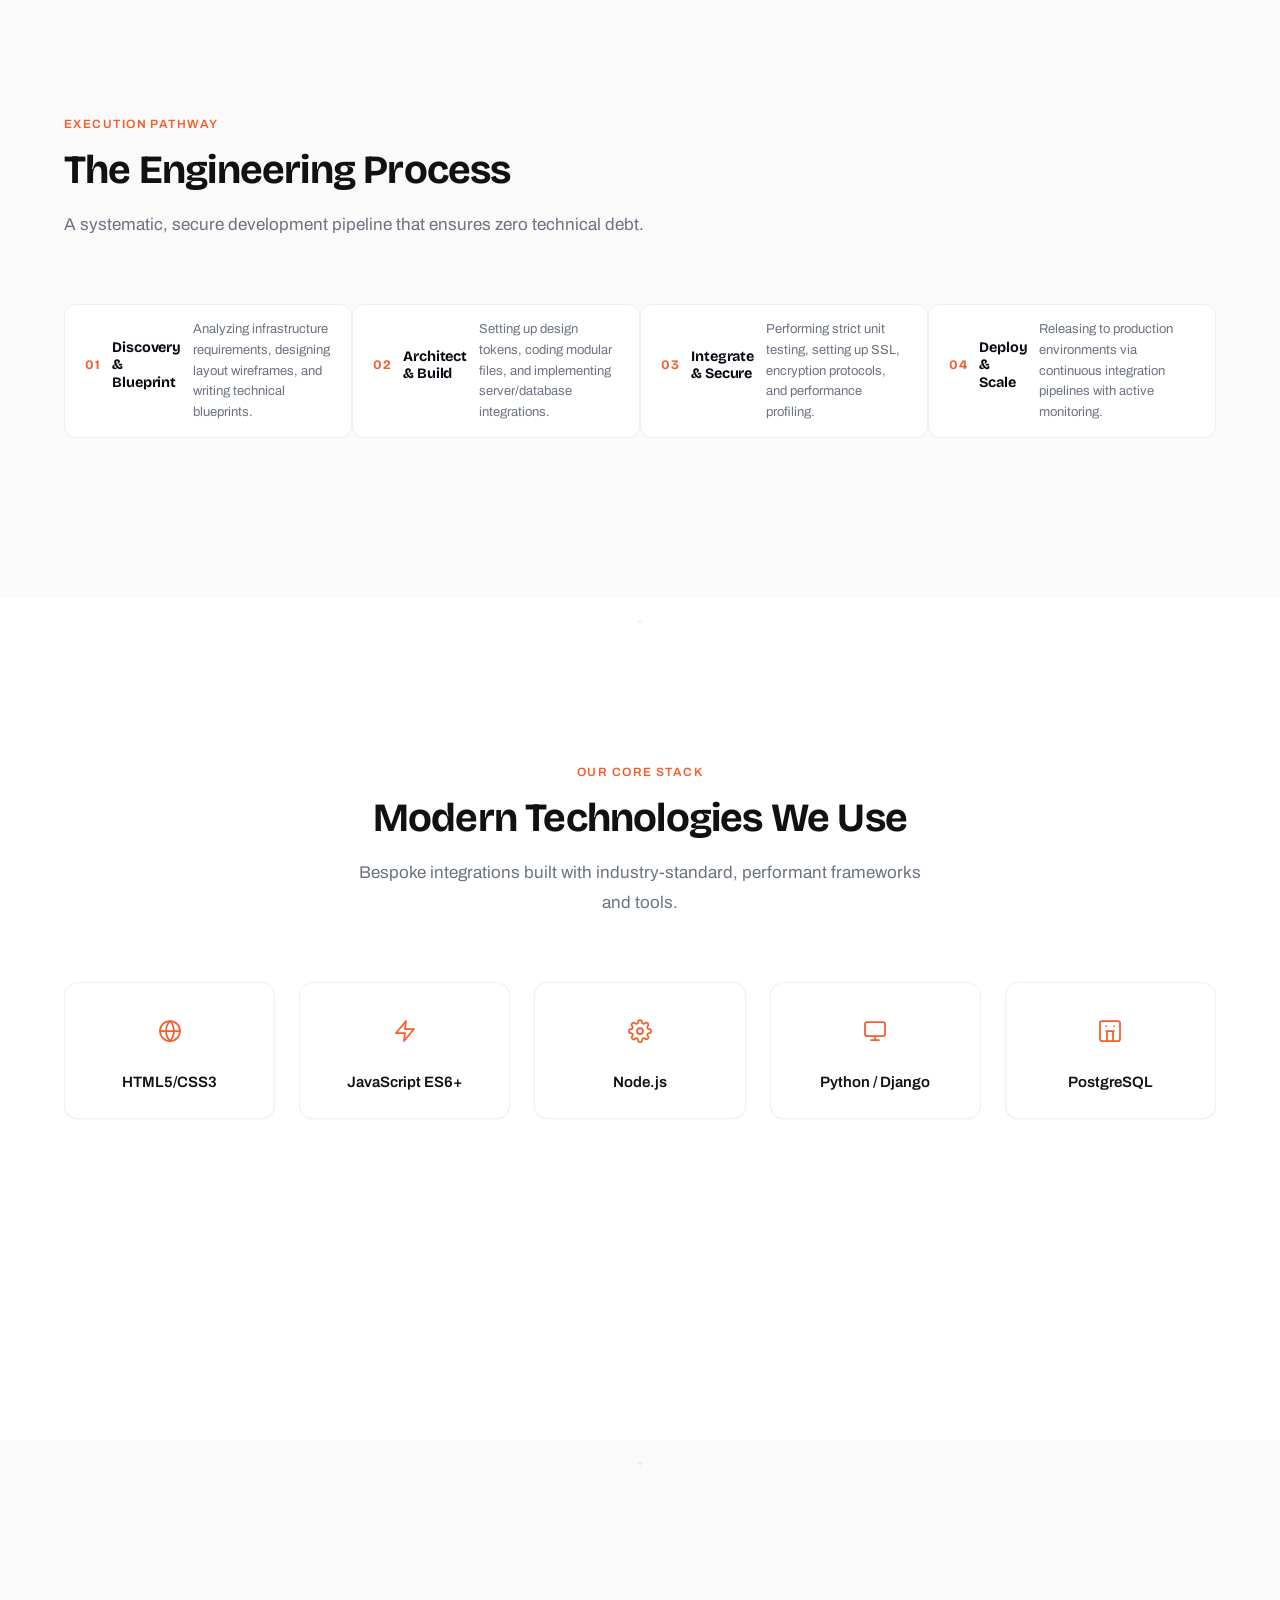
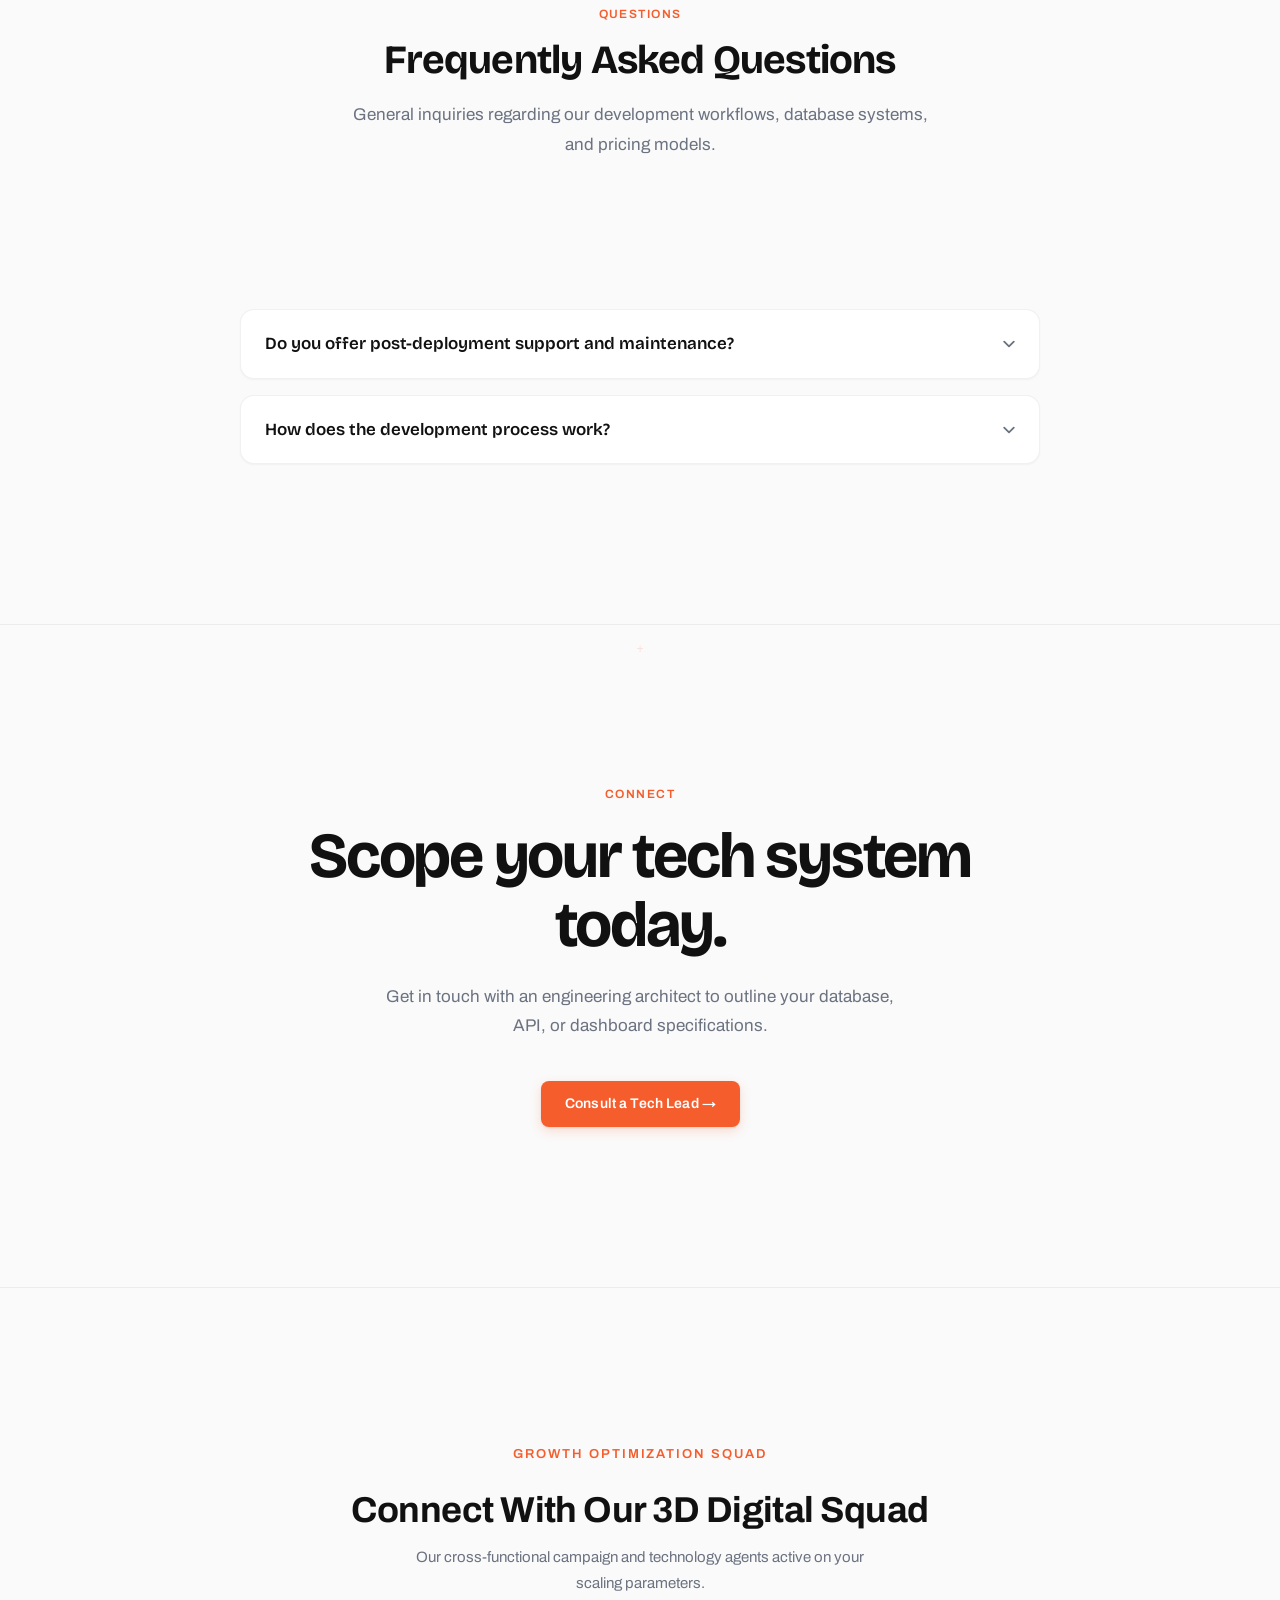
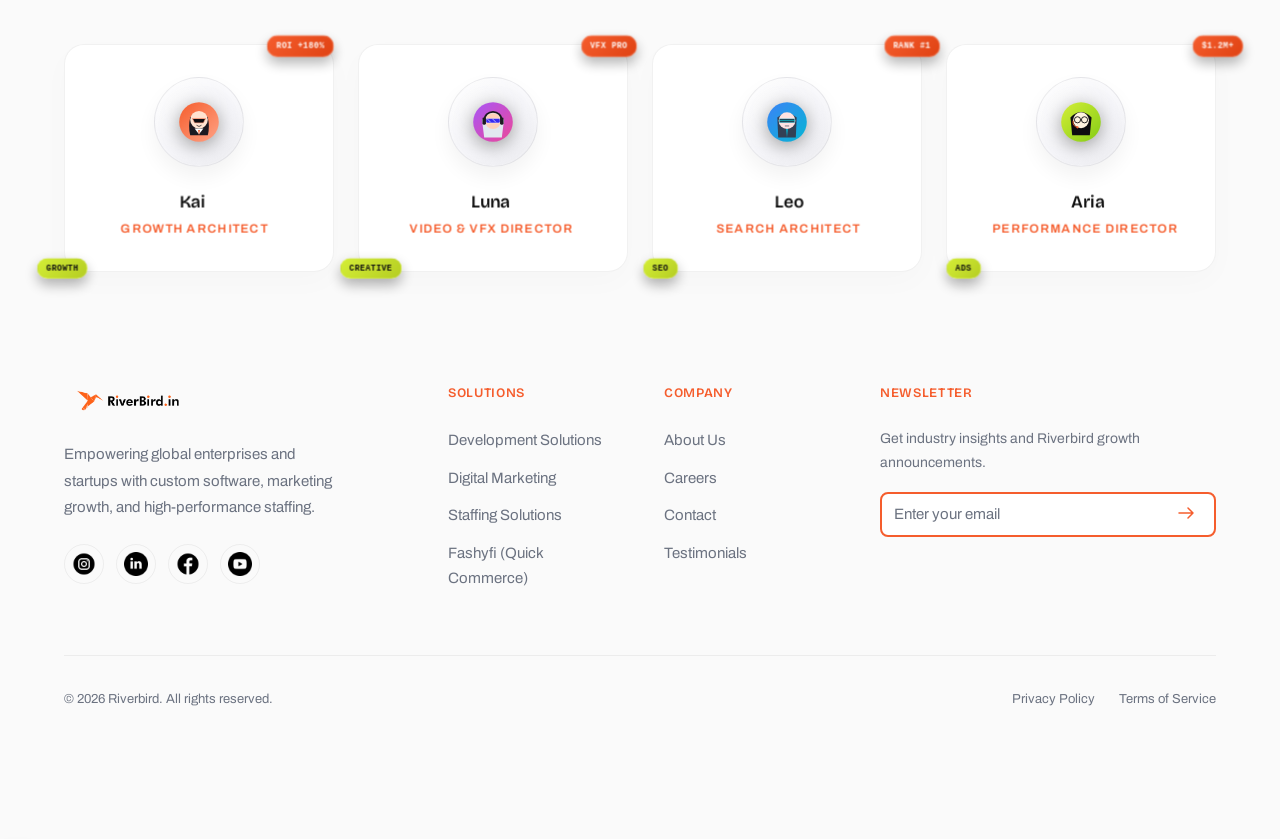
<file: development/index.html>
<!DOCTYPE html>
<html lang="en" data-base="../">
<head>
  <meta charset="UTF-8" />
  <meta name="viewport" content="width=device-width, initial-scale=1.0" />
  <title>Development Solutions | Riverbird</title>
  <meta name="description" content="Custom software engineering, high-performance web development, and mobile apps built to scale by senior developers." />
  
  <link rel="preconnect" href="https://fonts.googleapis.com" />
  <link rel="preconnect" href="https://fonts.gstatic.com" crossorigin />
  <link rel="stylesheet" href="../assets/css/main.css" />

  <link rel="apple-touch-icon" sizes="180x180" href="../assets/img/apple-touch-icon.png">
  <link rel="icon" type="image/png" sizes="32x32" href="../assets/img/favicon-32x32.png">
  <link rel="icon" type="image/png" sizes="16x16" href="../assets/img/favicon-16x16.png">
  <link rel="shortcut icon" href="../assets/img/favicon.ico">
  <link rel="manifest" href="../assets/img/site.webmanifest">
  <meta name="theme-color" content="#F55D2D">
</head>
<body data-page="development">

  <a href="#main-content" class="skip-link">Skip to Content</a>

  <div class="cursor-glow"></div>
  <canvas class="liquid-canvas"></canvas>
  <div id="header-slot"></div>

  <main id="main-content" class="liquid-wrapper">

    <section class="hero hero--service">
      <div class="container hero__container">
        <div class="hero__content reveal">
          <span class="hero__label hero__label--staffing">Capabilities</span>
          <h1 class="display-text hero__title">
            Enterprise software, <span class="text-primary-color">expertly engineered.</span>
          </h1>
          <p class="hero__desc">
            We build secure databases, high-performance API structures, and premium interfaces using pure vanilla technologies to ensure speed and code control.
          </p>
          <div class="hero__actions">
            <a href="#dev-services-grid" class="btn btn--secondary magnetic-btn">Our Services</a>
            <a href="../contact/index.html" class="btn btn--outline btn--white magnetic-btn">Start Engineering Project</a>
          </div>
        </div>
      </div>
    </section>

    <section class="section-padding bg-white">
      <div class="container">
        <div class="section-header">
          <span class="label-text">Our Services</span>
          <h2 class="h2">Custom Technical Solutions</h2>
          <p class="body-text">We construct scalable applications and backend layouts tailored to corporate operations.</p>
        </div>

        <div class="grid grid-3" id="dev-services-grid"></div>
      </div>
    </section>

    <section class="section-padding bg-light">
      <div class="container">
        <div class="section-header">
          <span class="label-text">Execution Pathway</span>
          <h2 class="h2">The Engineering Process</h2>
          <p class="body-text">A systematic, secure development pipeline that ensures zero technical debt.</p>
        </div>

        <div class="process-steps" id="dev-process-grid"></div>
      </div>
    </section>

    <section class="section-padding bg-white">
      <div class="container">
        <div class="section-header center">
          <span class="label-text">Our Core Stack</span>
          <h2 class="h2">Modern Technologies We Use</h2>
          <p class="body-text">Bespoke integrations built with industry-standard, performant frameworks and tools.</p>
        </div>

        <div class="tech-stack-grid" id="dev-tech-grid"></div>
      </div>
    </section>

    <section class="section-padding bg-light" id="faqs">
      <div class="container">
        <div class="section-header center">
          <span class="label-text">Questions</span>
          <h2 class="h2">Frequently Asked Questions</h2>
          <p class="body-text">General inquiries regarding our development workflows, database systems, and pricing models.</p>
        </div>

        <div class="faq-list" id="dev-faq-grid"></div>
      </div>
    </section>

    <section class="cta-section">
      <div class="container cta__container">
        <span class="cta__label">Connect</span>
        <h2 class="display-text cta__title" style="font-size: clamp(2.5rem, 5vw, 4rem);">Scope your tech system today.</h2>
        <p class="cta__desc">Get in touch with an engineering architect to outline your database, API, or dashboard specifications.</p>
        <div>
          <a href="../contact/index.html" class="btn btn--primary magnetic-btn">Consult a Tech Lead &rarr;</a>
        </div>
      </div>
    </section>

  </main>

  <div id="footer-slot"></div>
  <script type="module" src="../assets/js/core/app.js"></script>
</body>
</html>
</file>
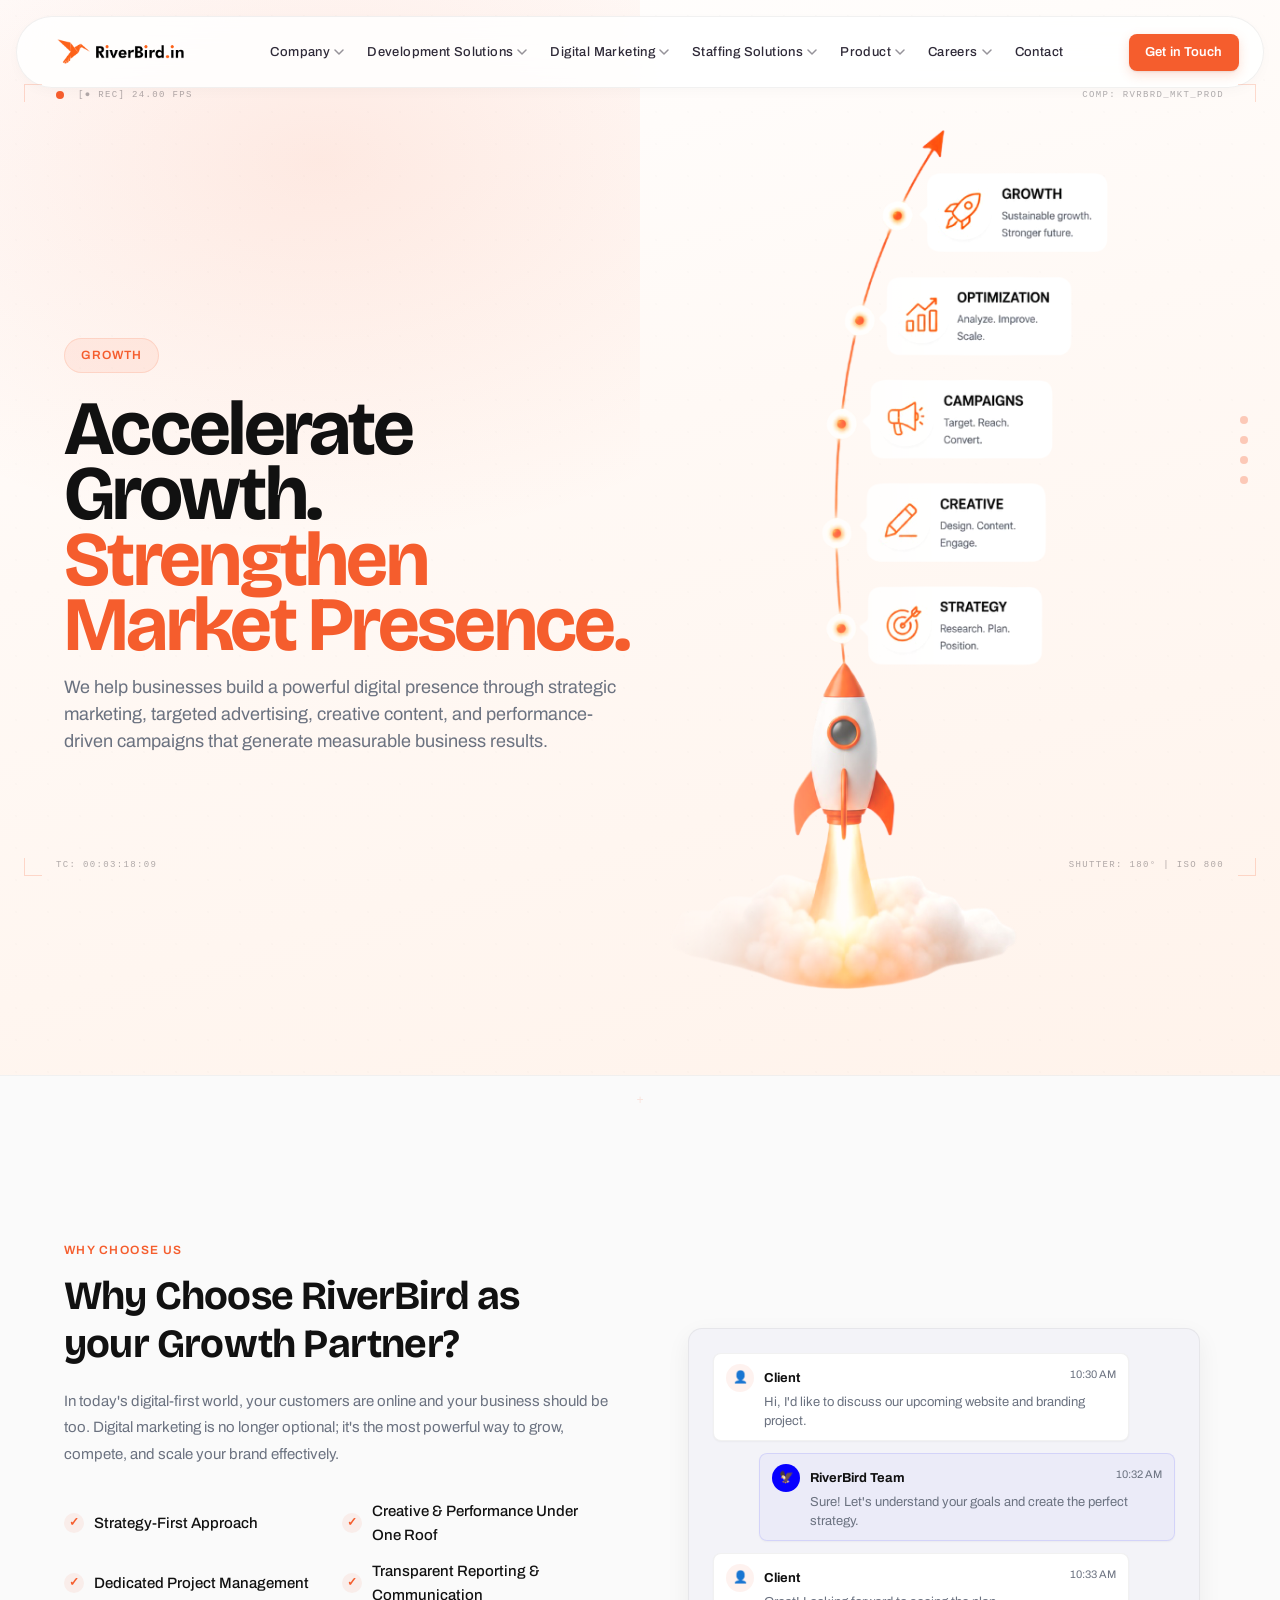
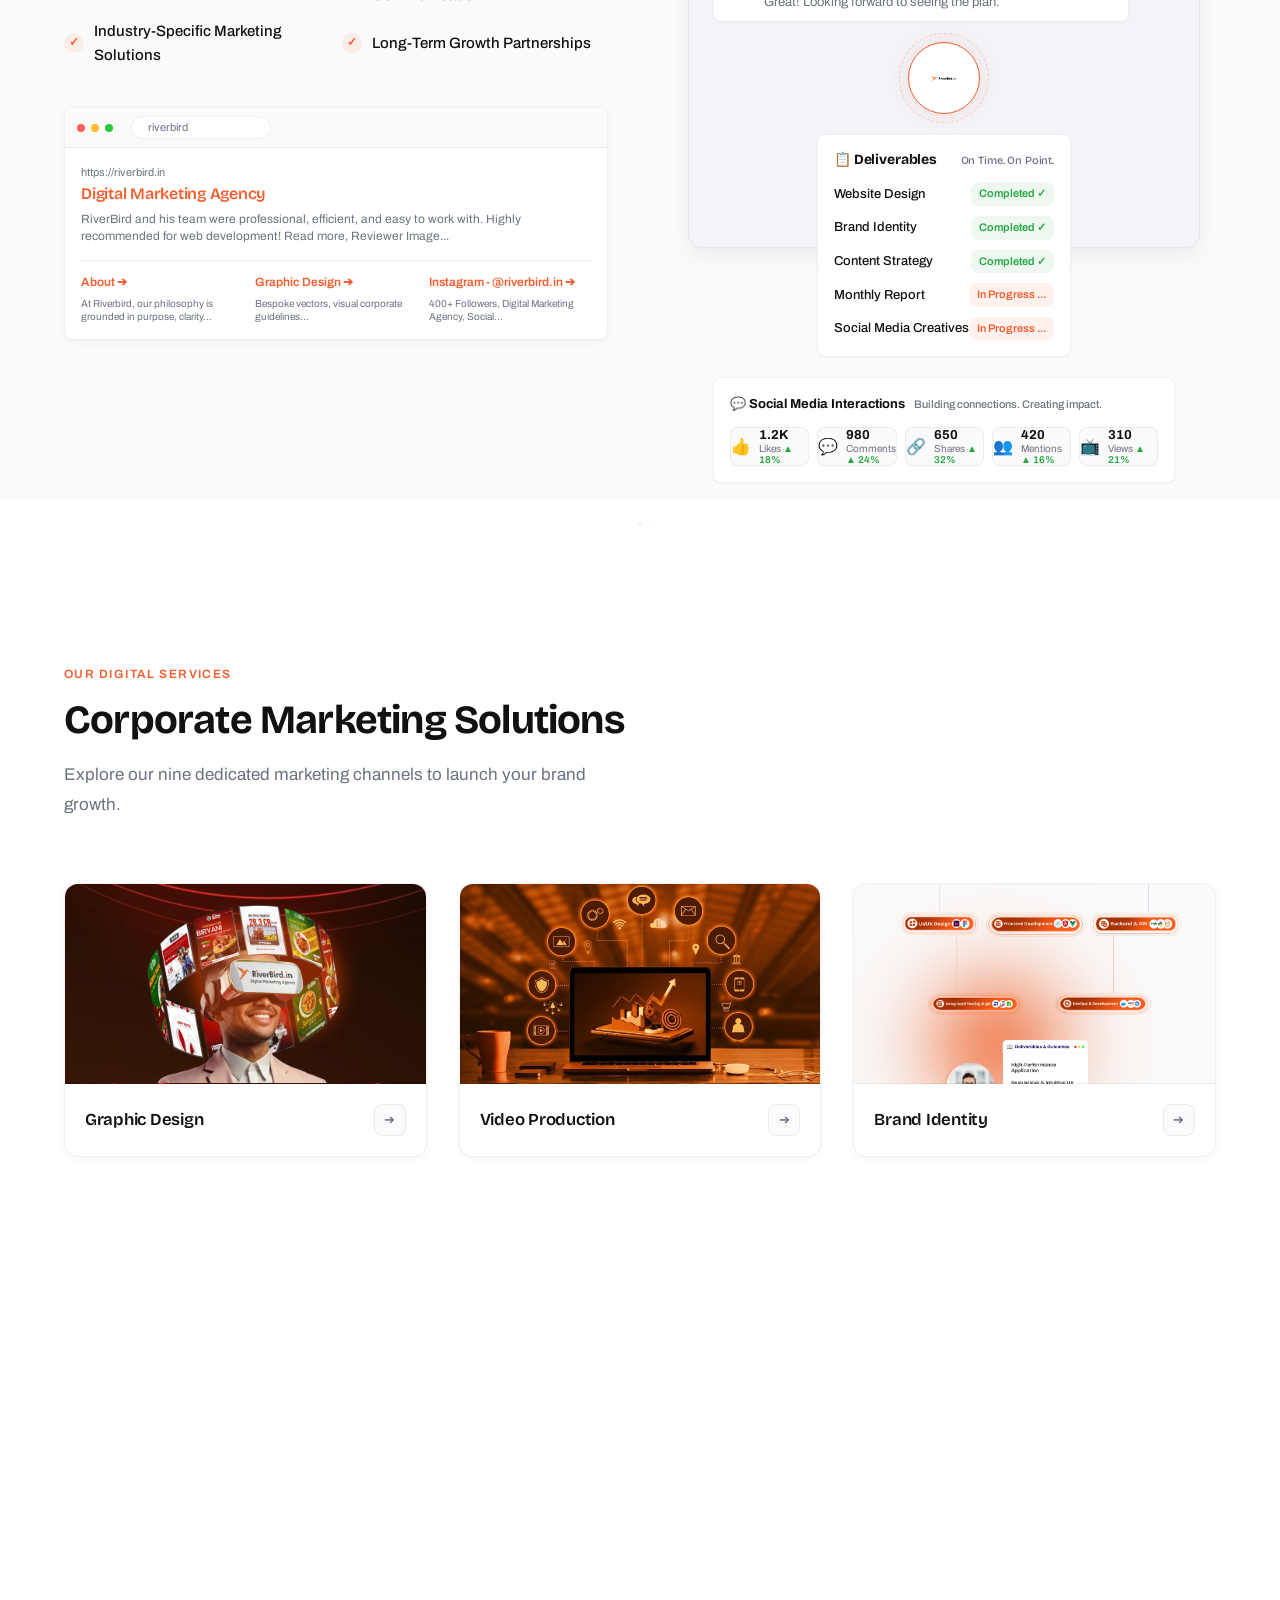
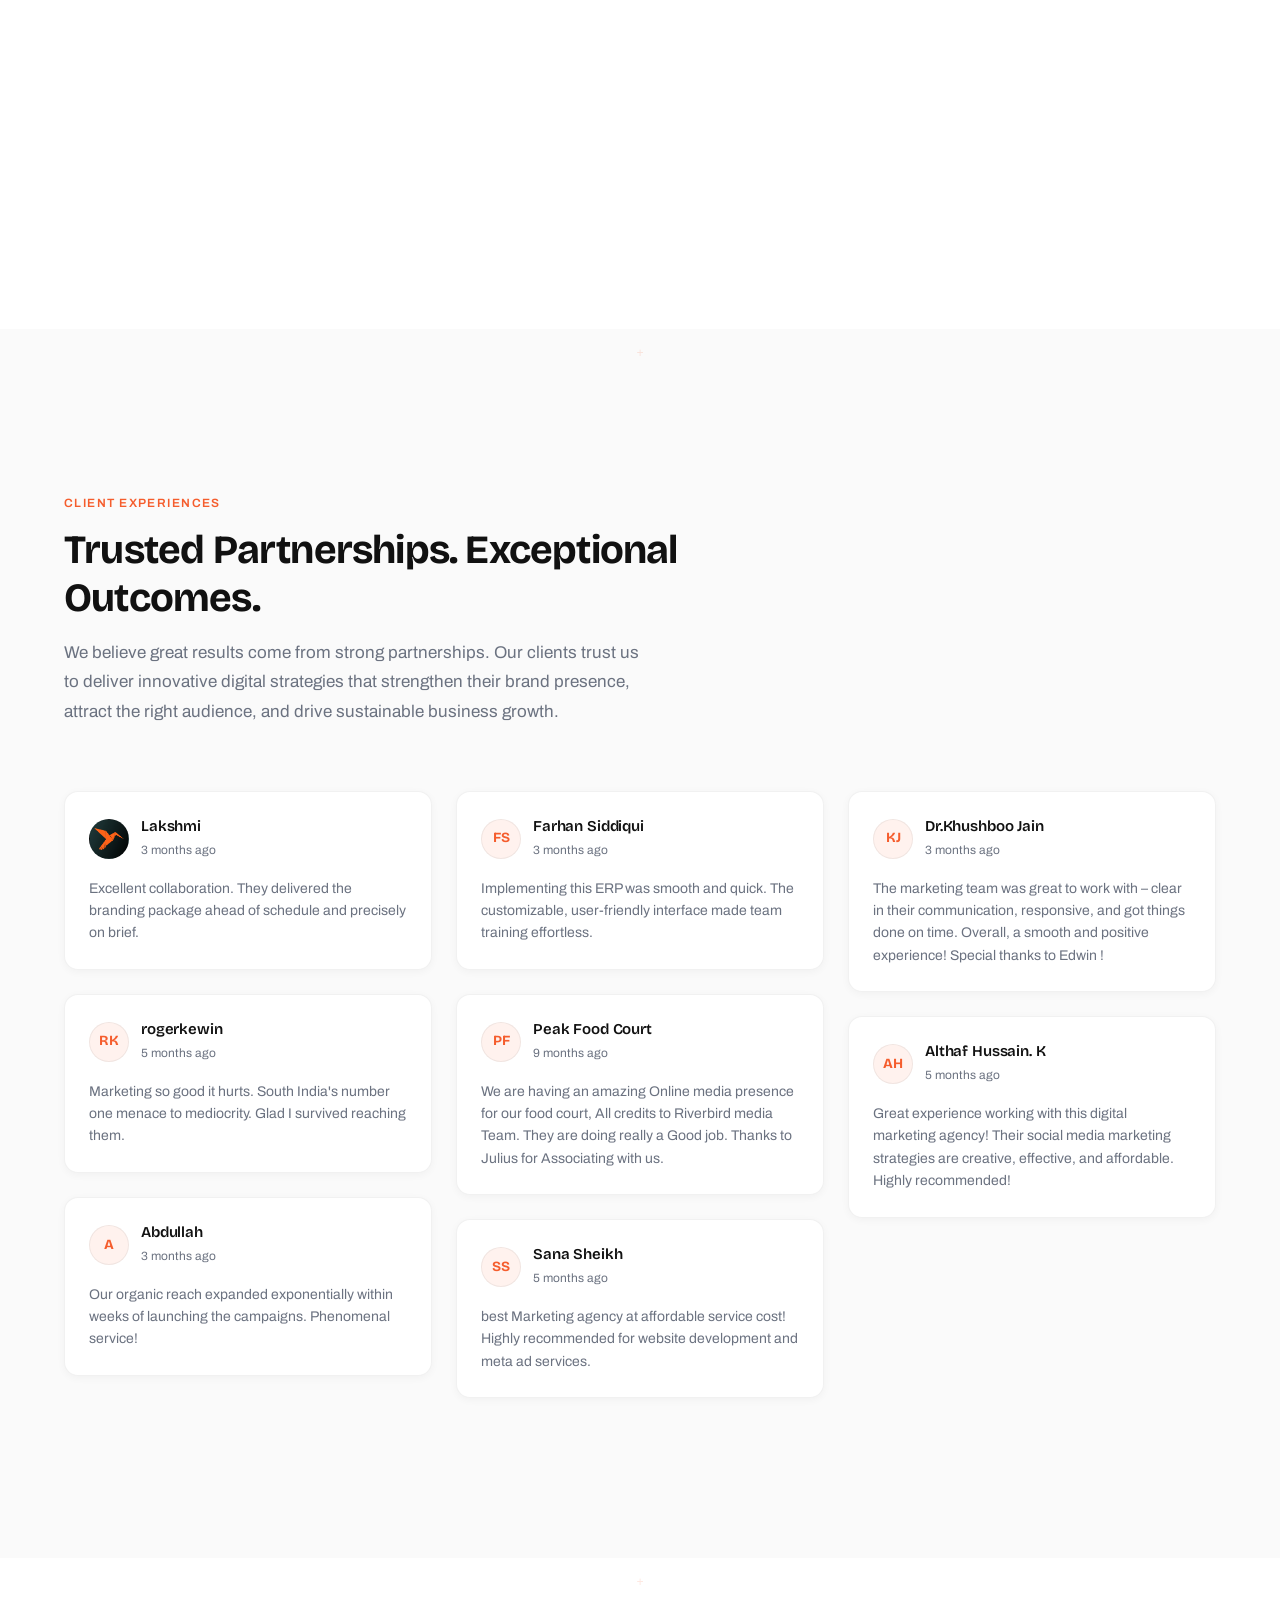
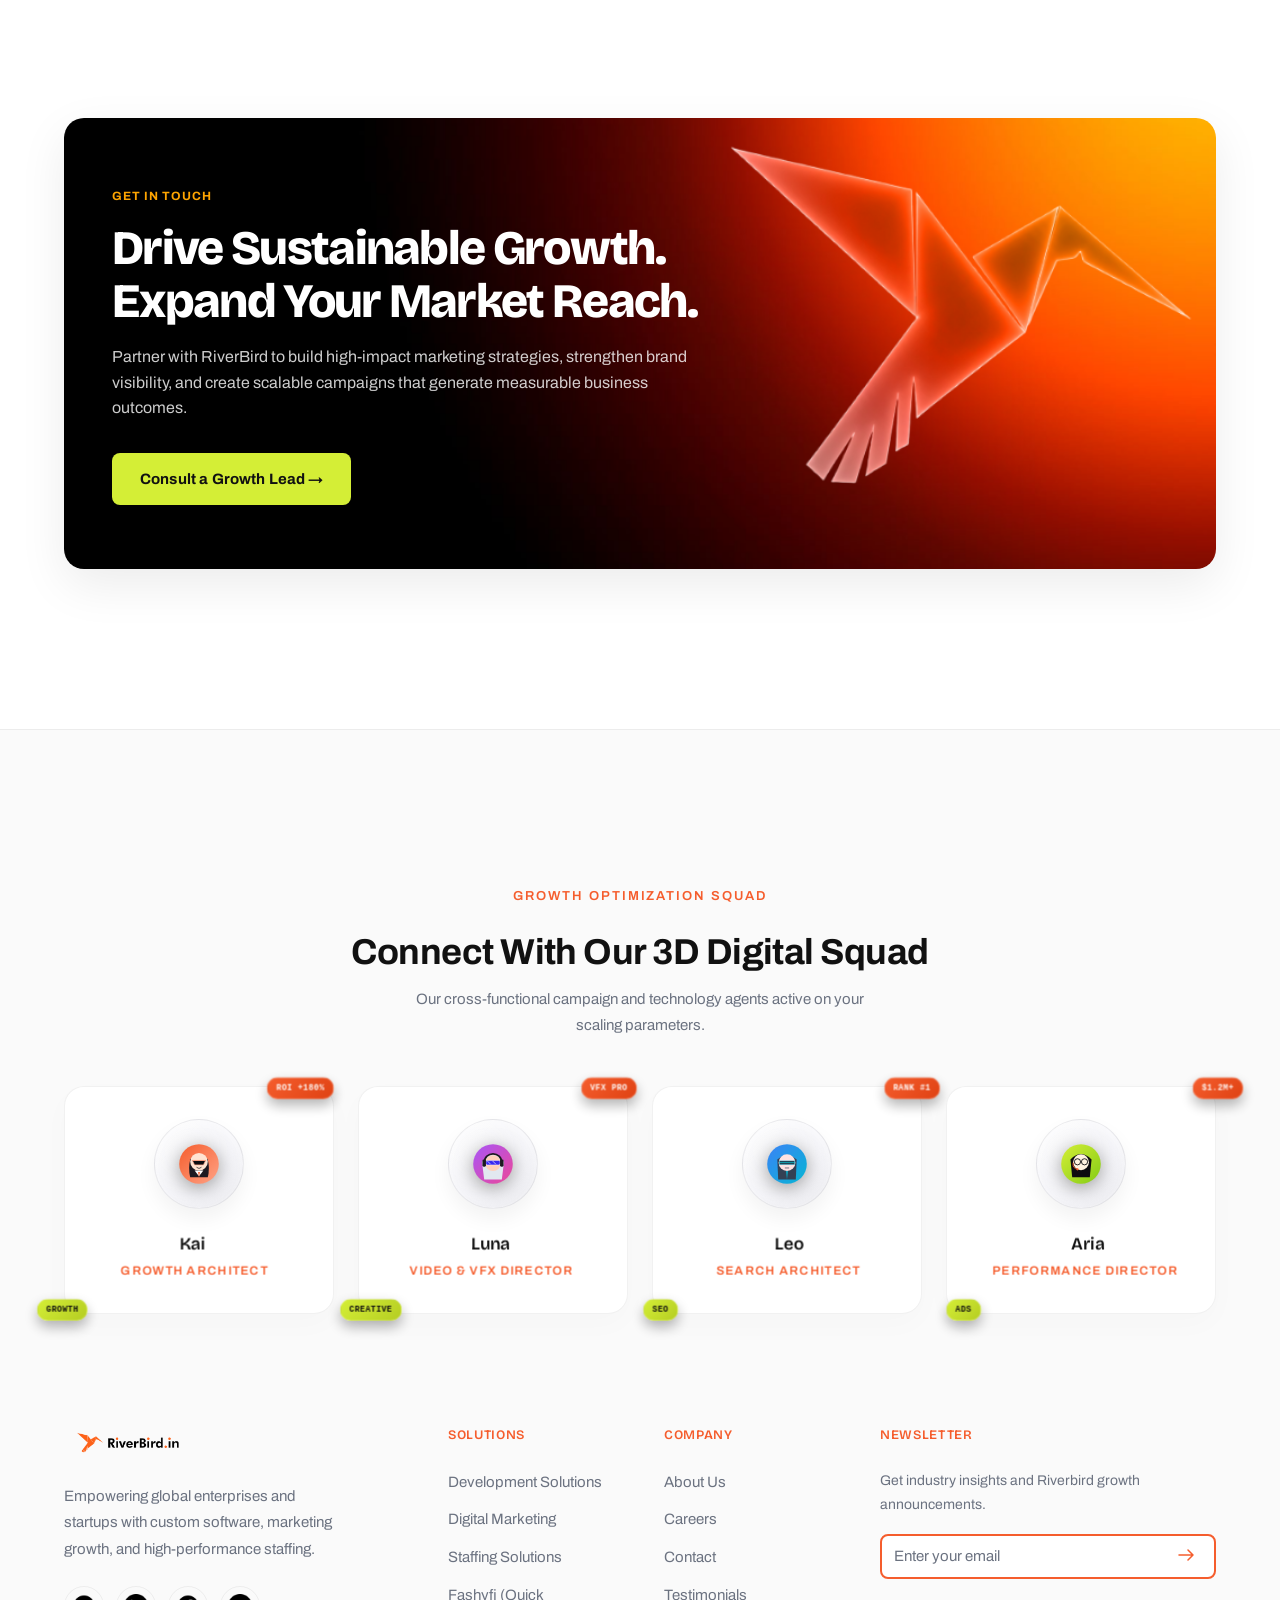
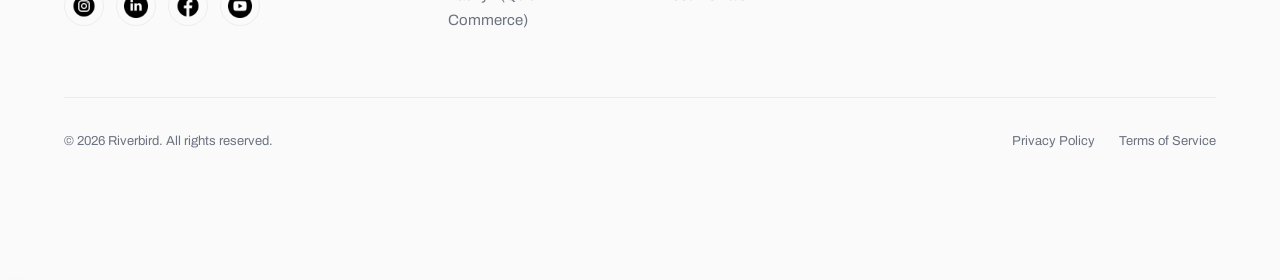
<file: digital-marketing/index.html>
<!DOCTYPE html>
<html lang="en" data-base="../">
<head>
  <meta charset="UTF-8" />
  <meta name="viewport" content="width=device-width, initial-scale=1.0" />
  <title>Digital Marketing Overview | Riverbird</title>
  <meta name="description" content="Explore Riverbird's growth-driven digital marketing solutions, including SEO, paid ads, branding, and video production." />
  
  <link rel="preconnect" href="https://fonts.googleapis.com" />
  <link rel="preconnect" href="https://fonts.gstatic.com" crossorigin />
  <link rel="stylesheet" href="../assets/css/main.css" />

  <link rel="apple-touch-icon" sizes="180x180" href="../assets/img/apple-touch-icon.png">
  <link rel="icon" type="image/png" sizes="32x32" href="../assets/img/favicon-32x32.png">
  <link rel="icon" type="image/png" sizes="16x16" href="../assets/img/favicon-16x16.png">
  <link rel="shortcut icon" href="../assets/img/favicon.ico">
  <link rel="manifest" href="../assets/img/site.webmanifest">
  <meta name="theme-color" content="#F55D2D">
</head>
<body data-page="digital-marketing">

  <a href="#main-content" class="skip-link">Skip to Content</a>

  <div class="cursor-glow"></div>
  <canvas class="liquid-canvas"></canvas>
  <div id="header-slot"></div>

  <main id="main-content" class="liquid-wrapper">

    <!-- 1. Header (5th Image) -->
    <section class="hero hero--service marketing-hero">
      <div class="container hero__container">
        <div class="grid grid-2" style="align-items: center; gap: 0;">
          <div class="hero__content reveal" style="position: relative; z-index: 28;">
            <span class="hero__label hero__label--marketing">Growth</span>
            <h1 class="display-text hero__title">
              Accelerate Growth.<br/>
              <span class="text-primary-color">Strengthen Market Presence.</span>
            </h1>
            <p class="hero__desc">
              We help businesses build a powerful digital presence through strategic marketing, targeted advertising, creative content, and performance-driven campaigns that generate measurable business results.
            </p>
          </div>
          
          <div class="marketing-hero-visual reveal delay-1" style="margin-left: -60px;">
            <img src="../assets/img/services/hero-rocket-path.png" alt="Growth rocket path showing Strategy, Creative, Campaigns, Optimization, and Growth milestones" style="width: 100%; height: auto; object-fit: contain; display: block;">
          </div>
        </div>
      </div>
    </section>

    <!-- 2. Why Choose Us (3rd Image) -->
    <section class="section-padding bg-light" id="why-choose-us">
      <div class="container">
        <div class="grid grid-2 why-choose-grid" style="align-items: center; gap: var(--space-64);">
          <!-- Left Column: Why Choose Copy & Search Mockup -->
          <div class="why-choose-content reveal">
            <span class="label-text">Why Choose Us</span>
            <h2 class="h2" style="margin-bottom: var(--space-20);">Why Choose RiverBird as your Growth Partner?</h2>
            <p class="body-text" style="margin-bottom: var(--space-32);">
              In today's digital-first world, your customers are online and your business should be too. Digital marketing is no longer optional; it's the most powerful way to grow, compete, and scale your brand effectively.
            </p>
            
            <ul class="why-choose-list" style="margin-bottom: var(--space-40);">
              <li>Strategy-First Approach</li>
              <li>Creative &amp; Performance Under One Roof</li>
              <li>Dedicated Project Management</li>
              <li>Transparent Reporting &amp; Communication</li>
              <li>Industry-Specific Marketing Solutions</li>
              <li>Long-Term Growth Partnerships</li>
            </ul>
            
            <!-- Google Search Engine Mockup -->
            <div class="search-engine-mockup">
              <div class="browser-header">
                <span class="dot red"></span>
                <span class="dot yellow"></span>
                <span class="dot green"></span>
                <span class="search-bar">riverbird</span>
              </div>
              <div class="search-result">
                <div class="result-url">https://riverbird.in</div>
                <h3 class="result-title">Digital Marketing Agency</h3>
                <p class="result-desc">
                  RiverBird and his team were professional, efficient, and easy to work with. Highly recommended for web development! Read more, Reviewer Image...
                </p>
                <div class="result-sublinks">
                  <div class="sublink-item">
                    <span class="sublink-title">About ➔</span>
                    <p class="sublink-desc">At Riverbird, our philosophy is grounded in purpose, clarity...</p>
                  </div>
                  <div class="sublink-item">
                    <span class="sublink-title">Graphic Design ➔</span>
                    <p class="sublink-desc">Bespoke vectors, visual corporate guidelines...</p>
                  </div>
                  <div class="sublink-item">
                    <span class="sublink-title">Instagram - @riverbird.in ➔</span>
                    <p class="sublink-desc">400+ Followers, Digital Marketing Agency, Social...</p>
                  </div>
                </div>
              </div>
            </div>
          </div>
          
          <!-- Right Column: Interactive Dashboard Mockup -->
          <div class="why-choose-visual reveal delay-1">
            <div class="dashboard-mockup">
              <!-- Chat bubbles -->
              <div class="mockup-chat">
                <div class="chat-bubble chat-client">
                  <div class="chat-avatar">👤</div>
                  <div class="chat-message">
                    <strong>Client</strong> <span class="chat-time">10:30 AM</span>
                    <p>Hi, I'd like to discuss our upcoming website and branding project.</p>
                  </div>
                </div>
                
                <div class="chat-bubble chat-team">
                  <div class="chat-avatar team-avatar">🦅</div>
                  <div class="chat-message">
                    <strong>RiverBird Team</strong> <span class="chat-time">10:32 AM</span>
                    <p>Sure! Let's understand your goals and create the perfect strategy.</p>
                  </div>
                </div>
                
                <div class="chat-bubble chat-client">
                  <div class="chat-avatar">👤</div>
                  <div class="chat-message">
                    <strong>Client</strong> <span class="chat-time">10:33 AM</span>
                    <p>Great! Looking forward to seeing the plan.</p>
                  </div>
                </div>
              </div>
              
              <!-- Center Hub Connection Visual -->
              <div class="mockup-center-hub">
                <div class="hub-circle">
                  <img src="../assets/img/logo.png" alt="RiverBird Logo" class="hub-logo">
                  <div class="hub-radar"></div>
                </div>
              </div>
              
              <!-- Deliverables Checklist -->
              <div class="mockup-deliverables">
                <h4>📋 Deliverables <span class="deliv-sub">On Time. On Point.</span></h4>
                <ul class="deliverable-list">
                  <li>
                    <span class="deliv-name">Website Design</span>
                    <span class="deliv-status status-done">Completed ✓</span>
                  </li>
                  <li>
                    <span class="deliv-name">Brand Identity</span>
                    <span class="deliv-status status-done">Completed ✓</span>
                  </li>
                  <li>
                    <span class="deliv-name">Content Strategy</span>
                    <span class="deliv-status status-done">Completed ✓</span>
                  </li>
                  <li>
                    <span class="deliv-name">Monthly Report</span>
                    <span class="deliv-status status-progress">In Progress ...</span>
                  </li>
                  <li>
                    <span class="deliv-name">Social Media Creatives</span>
                    <span class="deliv-status status-progress">In Progress ...</span>
                  </li>
                </ul>
              </div>
              
              <!-- Social Media Stats Bar -->
              <div class="mockup-social-stats">
                <div class="stats-header">
                  💬 Social Media Interactions <span class="stats-sub">Building connections. Creating impact.</span>
                </div>
                <div class="stats-grid-row">
                  <div class="stat-pill">
                    <span class="stat-icon">👍</span>
                    <div class="stat-info">
                      <span class="stat-val">1.2K</span>
                      <span class="stat-lbl">Likes <span class="lbl-up">▲ 18%</span></span>
                    </div>
                  </div>
                  <div class="stat-pill">
                    <span class="stat-icon">💬</span>
                    <div class="stat-info">
                      <span class="stat-val">980</span>
                      <span class="stat-lbl">Comments <span class="lbl-up">▲ 24%</span></span>
                    </div>
                  </div>
                  <div class="stat-pill">
                    <span class="stat-icon">🔗</span>
                    <div class="stat-info">
                      <span class="stat-val">650</span>
                      <span class="stat-lbl">Shares <span class="lbl-up">▲ 32%</span></span>
                    </div>
                  </div>
                  <div class="stat-pill">
                    <span class="stat-icon">👥</span>
                    <div class="stat-info">
                      <span class="stat-val">420</span>
                      <span class="stat-lbl">Mentions <span class="lbl-up">▲ 16%</span></span>
                    </div>
                  </div>
                  <div class="stat-pill">
                    <span class="stat-icon">📺</span>
                    <div class="stat-info">
                      <span class="stat-val">310</span>
                      <span class="stat-lbl">Views <span class="lbl-up">▲ 21%</span></span>
                    </div>
                  </div>
                </div>
              </div>
            </div>
          </div>
        </div>
      </div>
    </section>

    <!-- 3. Grid Section (4th Image) -->
    <section class="section-padding bg-white" id="services-grid">
      <div class="container">
        <div class="section-header">
          <span class="label-text">Our Digital Services</span>
          <h2 class="h2">Corporate Marketing Solutions</h2>
          <p class="body-text">Explore our nine dedicated marketing channels to launch your brand growth.</p>
        </div>
        
        <div class="services-masonry">
          <!-- Card 1: Graphic Design -->
          <div class="marketing-service-card reveal">
            <div class="card-thumb" style="background-image: url('../assets/img/services/graphic-design.jpg');"></div>
            <div class="card-body">
              <h3>Graphic Design</h3>
              <a href="graphic-design.html" class="card-arrow-btn">➔</a>
            </div>
          </div>

          <!-- Card 2: Video Production -->
          <div class="marketing-service-card reveal delay-1">
            <div class="card-thumb" style="background-image: url('../assets/img/services/dm.jpg');"></div>
            <div class="card-body">
              <h3>Video Production</h3>
              <a href="video-production.html" class="card-arrow-btn">➔</a>
            </div>
          </div>

          <!-- Card 3: Brand Identity -->
          <div class="marketing-service-card reveal delay-2">
            <div class="card-thumb" style="background-image: url('../assets/img/services/web-dev-workflow.png');"></div>
            <div class="card-body">
              <h3>Brand Identity</h3>
              <a href="brand-identity.html" class="card-arrow-btn">➔</a>
            </div>
          </div>

          <!-- Card 4: Personal Branding -->
          <div class="marketing-service-card reveal">
            <div class="card-thumb placeholder-thumb"></div>
            <div class="card-body">
              <h3>Personal Branding</h3>
              <a href="personal-branding.html" class="card-arrow-btn">➔</a>
            </div>
          </div>

          <!-- Card 5: Social Media Marketing -->
          <div class="marketing-service-card reveal delay-1">
            <div class="card-thumb placeholder-thumb"></div>
            <div class="card-body">
              <h3>Social Media Marketing</h3>
              <a href="social-media.html" class="card-arrow-btn">➔</a>
            </div>
          </div>

          <!-- Card 6: SEO Services -->
          <div class="marketing-service-card reveal delay-2">
            <div class="card-thumb placeholder-thumb"></div>
            <div class="card-body">
              <h3>SEO Services</h3>
              <a href="seo.html" class="card-arrow-btn">➔</a>
            </div>
          </div>

          <!-- Card 7: Paid Ads -->
          <div class="marketing-service-card reveal">
            <div class="card-thumb placeholder-thumb"></div>
            <div class="card-body">
              <h3>Paid Ads (Meta & Google)</h3>
              <a href="paid-ads.html" class="card-arrow-btn">➔</a>
            </div>
          </div>

          <!-- Card 8: Lead Generation -->
          <div class="marketing-service-card reveal delay-1">
            <div class="card-thumb placeholder-thumb"></div>
            <div class="card-body">
              <h3>Lead Generation System</h3>
              <a href="lead-generation.html" class="card-arrow-btn">➔</a>
            </div>
          </div>

          <!-- Card 9: Influencer Marketing -->
          <div class="marketing-service-card reveal delay-2">
            <div class="card-thumb placeholder-thumb"></div>
            <div class="card-body">
              <h3>Influencer Marketing</h3>
              <a href="influencer-marketing.html" class="card-arrow-btn">➔</a>
            </div>
          </div>
        </div>
      </div>
    </section>

    <!-- 4. Client Experiences (1st Image - with animations) -->
    <section class="section-padding bg-light" id="testimonials">
      <div class="container">
        <div class="section-header">
          <span class="label-text">Client Experiences</span>
          <h2 class="h2">Trusted Partnerships. Exceptional Outcomes.</h2>
          <p class="body-text">
            We believe great results come from strong partnerships. Our clients trust us to deliver innovative digital strategies that strengthen their brand presence, attract the right audience, and drive sustainable business growth.
          </p>
        </div>
        
        <div class="testimonials-masonry">
          <!-- Card 1: Lakshmi -->
          <div class="testimonial-card">
            <div class="testimonial-user">
              <div class="user-avatar" style="background-image: url('../assets/img/icons/profile.jpeg');"></div>
              <div class="user-meta">
                <h4>Lakshmi</h4>
                <span>3 months ago</span>
              </div>
            </div>
            <p class="testimonial-text">
              Excellent collaboration. They delivered the branding package ahead of schedule and precisely on brief.
            </p>
          </div>

          <!-- Card 2: rogerkewin -->
          <div class="testimonial-card">
            <div class="testimonial-user">
              <div class="user-avatar placeholder-avatar">RK</div>
              <div class="user-meta">
                <h4>rogerkewin</h4>
                <span>5 months ago</span>
              </div>
            </div>
            <p class="testimonial-text">
              Marketing so good it hurts. South India's number one menace to mediocrity. Glad I survived reaching them.
            </p>
          </div>

          <!-- Card 3: Abdullah -->
          <div class="testimonial-card">
            <div class="testimonial-user">
              <div class="user-avatar placeholder-avatar">A</div>
              <div class="user-meta">
                <h4>Abdullah</h4>
                <span>3 months ago</span>
              </div>
            </div>
            <p class="testimonial-text">
              Our organic reach expanded exponentially within weeks of launching the campaigns. Phenomenal service!
            </p>
          </div>

          <!-- Card 4: Farhan Siddiqui -->
          <div class="testimonial-card">
            <div class="testimonial-user">
              <div class="user-avatar placeholder-avatar">FS</div>
              <div class="user-meta">
                <h4>Farhan Siddiqui</h4>
                <span>3 months ago</span>
              </div>
            </div>
            <p class="testimonial-text">
              Implementing this ERP was smooth and quick. The customizable, user-friendly interface made team training effortless.
            </p>
          </div>

          <!-- Card 5: Peak Food Court -->
          <div class="testimonial-card">
            <div class="testimonial-user">
              <div class="user-avatar placeholder-avatar">PF</div>
              <div class="user-meta">
                <h4>Peak Food Court</h4>
                <span>9 months ago</span>
              </div>
            </div>
            <p class="testimonial-text">
              We are having an amazing Online media presence for our food court, All credits to Riverbird media Team. They are doing really a Good job. Thanks to Julius for Associating with us.
            </p>
          </div>

          <!-- Card 6: Sana Sheikh -->
          <div class="testimonial-card">
            <div class="testimonial-user">
              <div class="user-avatar placeholder-avatar">SS</div>
              <div class="user-meta">
                <h4>Sana Sheikh</h4>
                <span>5 months ago</span>
              </div>
            </div>
            <p class="testimonial-text">
              best Marketing agency at affordable service cost! Highly recommended for website development and meta ad services.
            </p>
          </div>

          <!-- Card 7: Dr.Khushboo Jain -->
          <div class="testimonial-card">
            <div class="testimonial-user">
              <div class="user-avatar placeholder-avatar">KJ</div>
              <div class="user-meta">
                <h4>Dr.Khushboo Jain</h4>
                <span>3 months ago</span>
              </div>
            </div>
            <p class="testimonial-text">
              The marketing team was great to work with – clear in their communication, responsive, and got things done on time. Overall, a smooth and positive experience! Special thanks to Edwin !
            </p>
          </div>

          <!-- Card 8: Althaf Hussain. K -->
          <div class="testimonial-card">
            <div class="testimonial-user">
              <div class="user-avatar placeholder-avatar">AH</div>
              <div class="user-meta">
                <h4>Althaf Hussain. K</h4>
                <span>5 months ago</span>
              </div>
            </div>
            <p class="testimonial-text">
              Great experience working with this digital marketing agency! Their social media marketing strategies are creative, effective, and affordable. Highly recommended!
            </p>
          </div>
        </div>
      </div>
    </section>

    <!-- 5. CTA Section (2nd Image) -->
    <section class="section-padding bg-white" id="marketing-cta-section">
      <div class="container">
        <div class="marketing-cta-card reveal" style="background: url('../assets/img/services/cta-hummingbird-bg.png') center/cover no-repeat; border-radius: var(--radius-lg);">
          <div class="cta-card-content">
            <span class="cta-card-label">Get in Touch</span>
            <h2 class="display-text cta-card-title">
              Drive Sustainable Growth.<br/>
              Expand Your Market Reach.
            </h2>
            <p class="cta-card-desc">
              Partner with RiverBird to build high-impact marketing strategies, strengthen brand visibility, and create scalable campaigns that generate measurable business outcomes.
            </p>
            <div class="cta-card-action">
              <a href="../contact/index.html" class="btn btn--marketing-cta magnetic-btn">
                Consult a Growth Lead &rarr;
              </a>
            </div>
          </div>
        </div>
      </div>
    </section>

  </main>

  <div id="footer-slot"></div>
  <script type="module" src="../assets/js/core/app.js"></script>
</body>
</html>
</file>
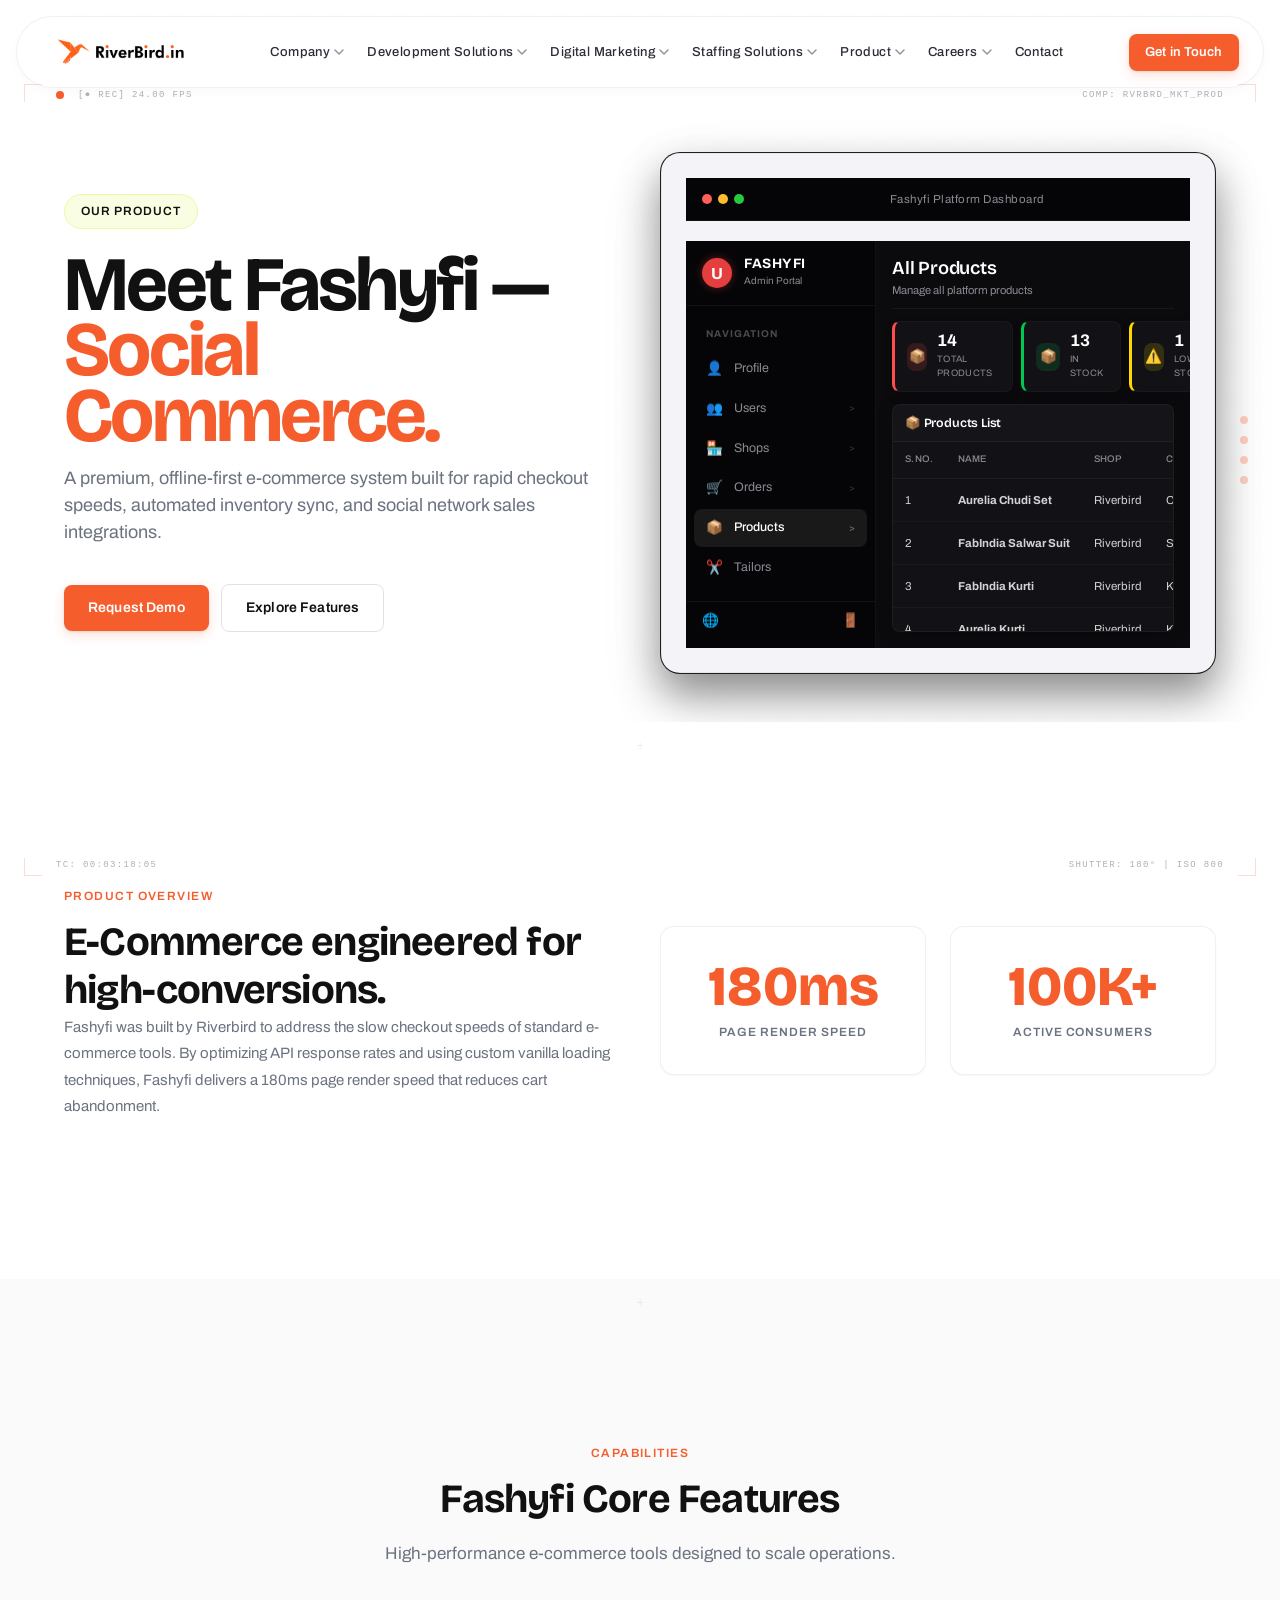
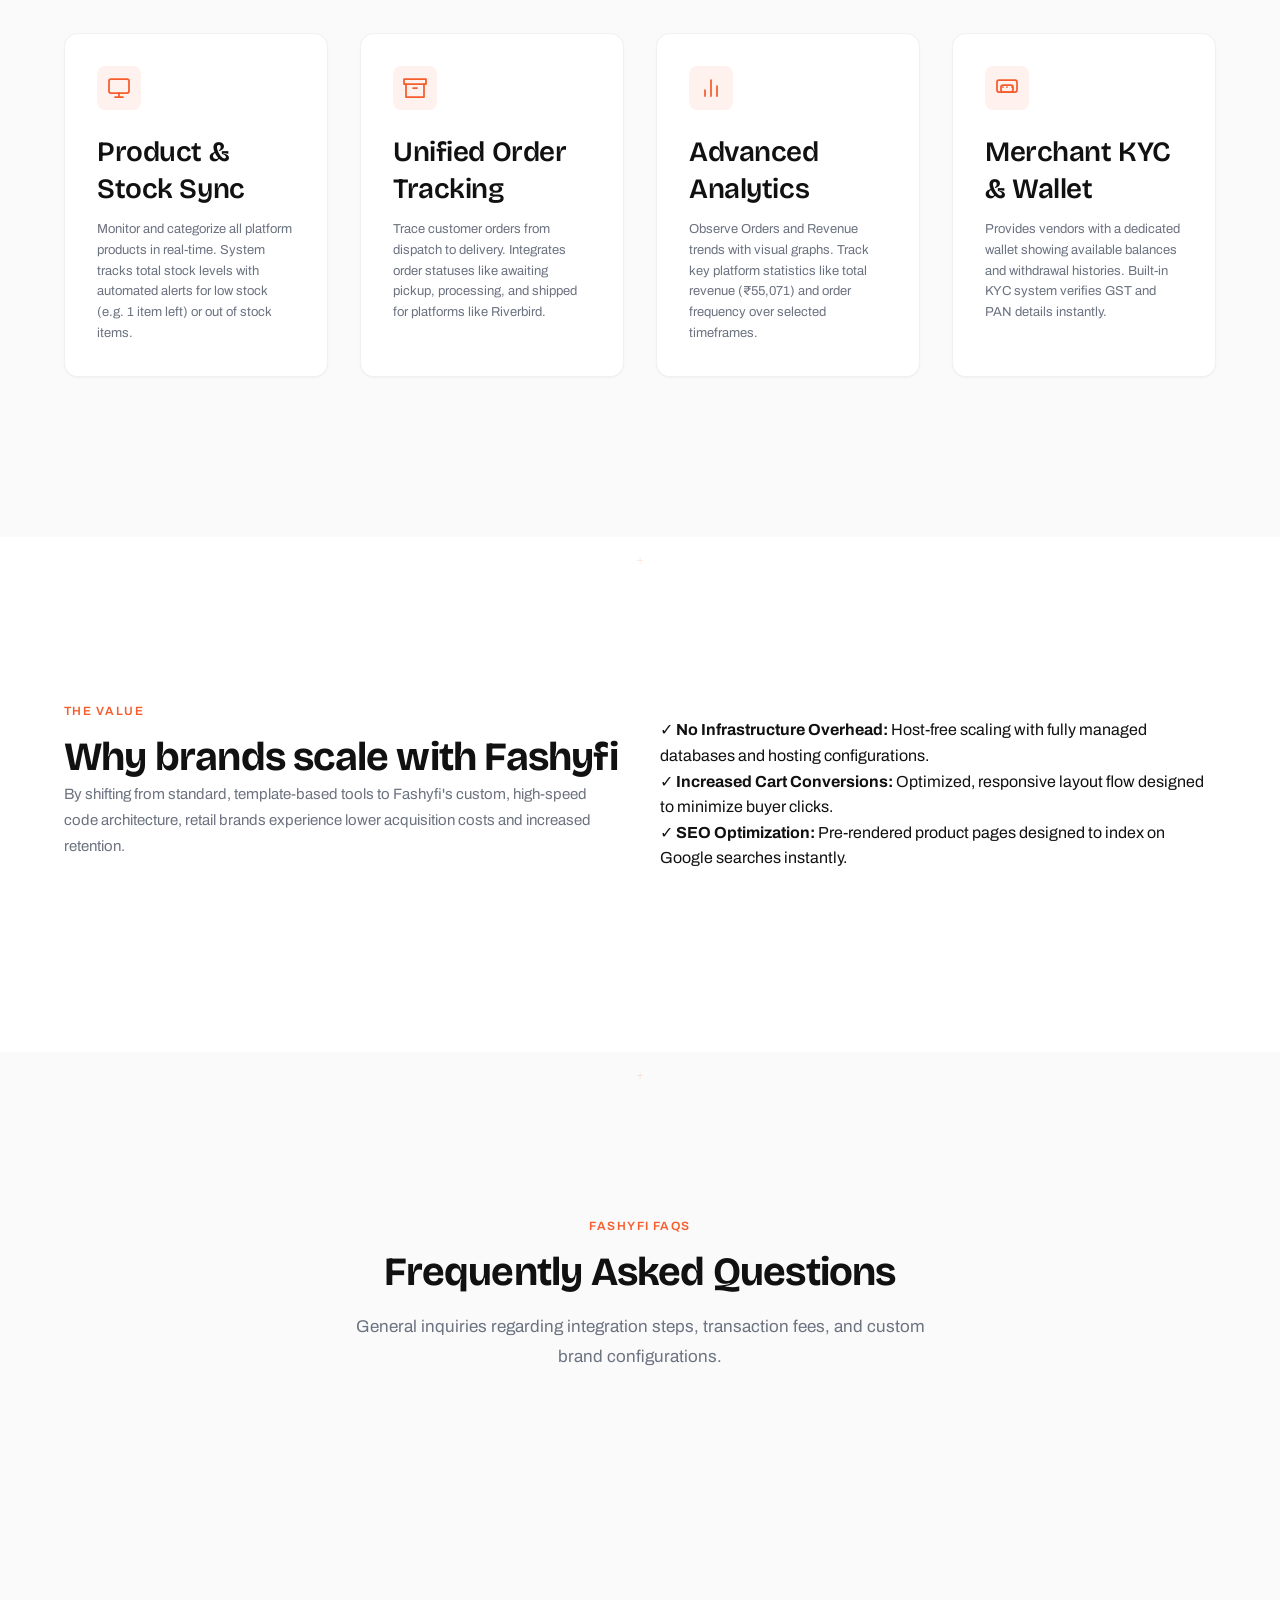
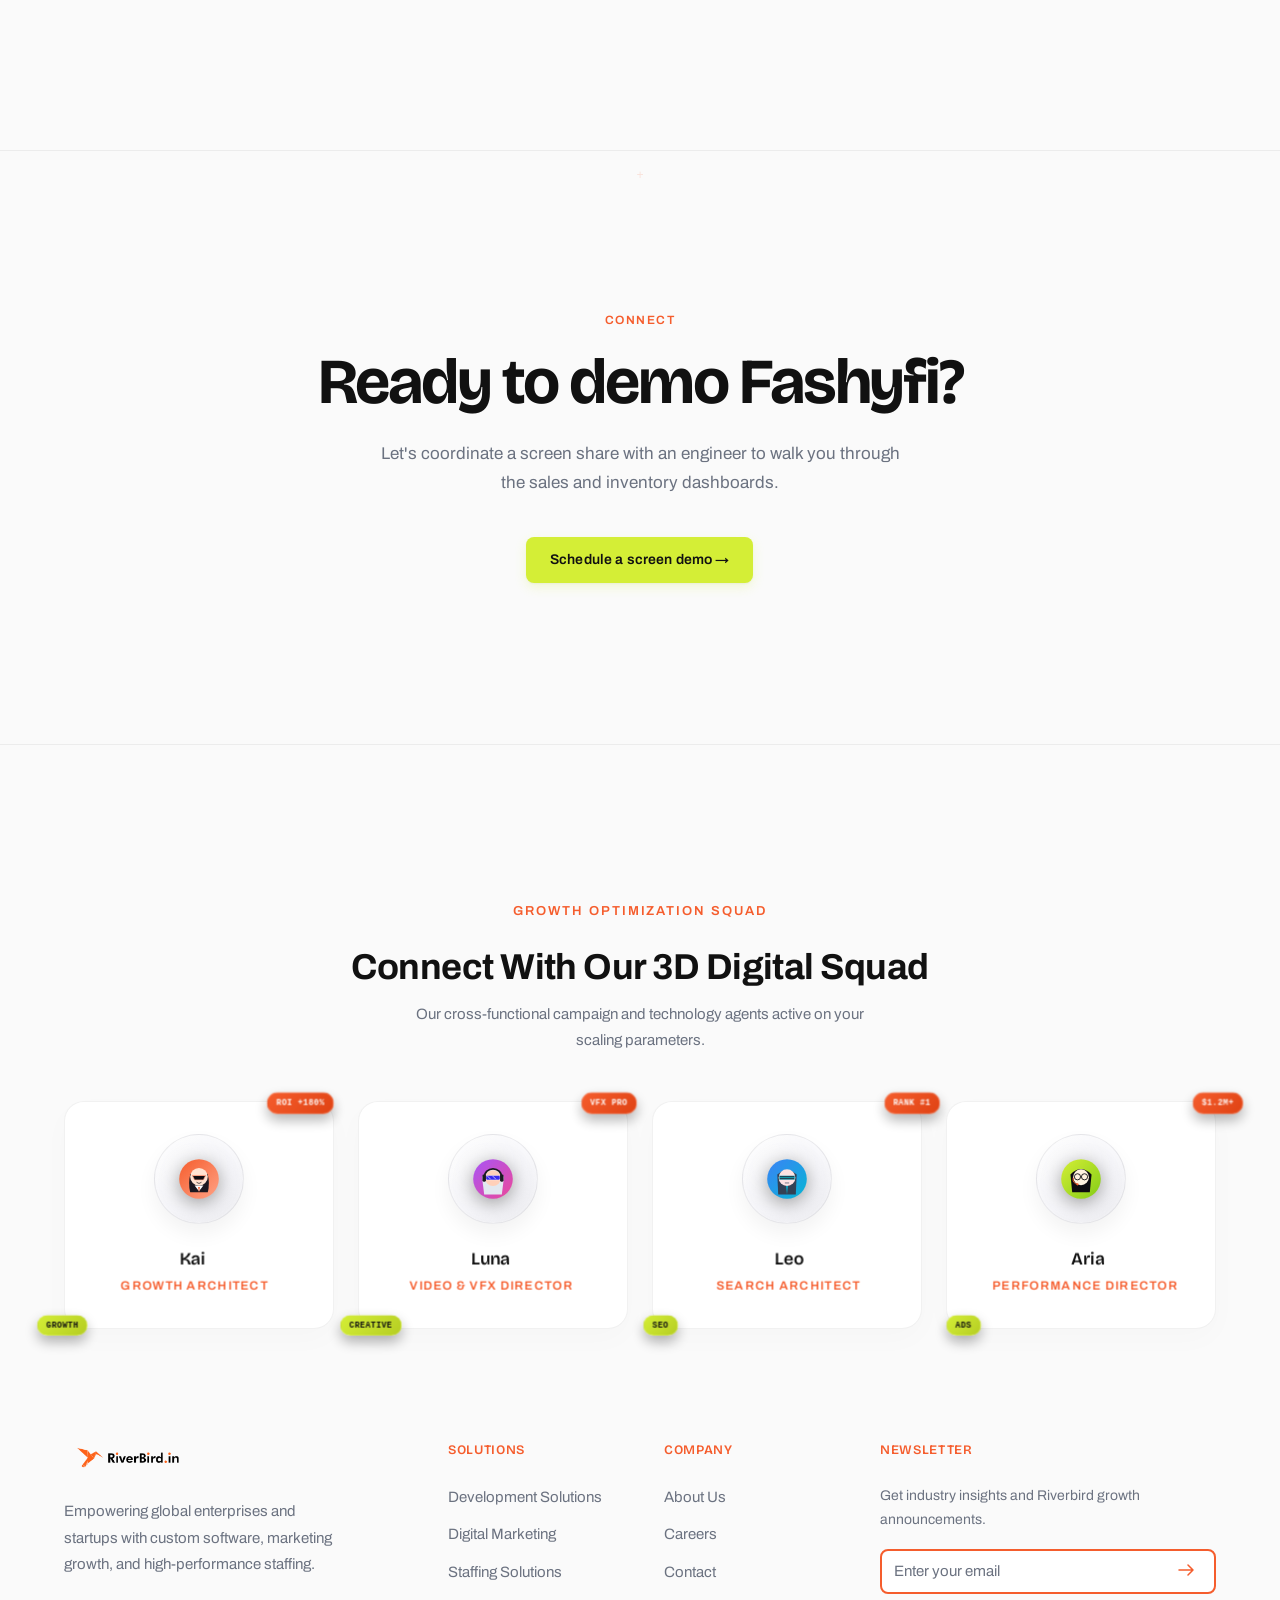
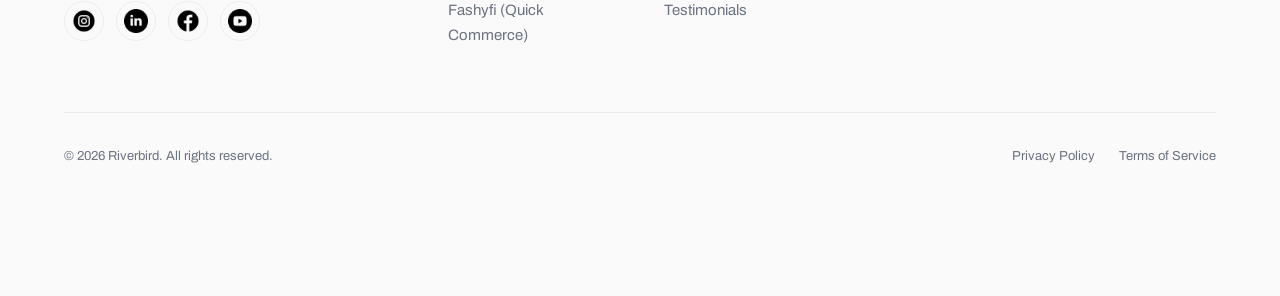
<file: product/index.html>
<!DOCTYPE html>
<html lang="en" data-base="../">
<head>
  <meta charset="UTF-8" />
  <meta name="viewport" content="width=device-width, initial-scale=1.0" />
  <title>Product - Fashyfi | Riverbird</title>
  <meta name="description" content="Explore Fashyfi, a high-performance social e-commerce solution designed, built, and launched by Riverbird." />
  
  <link rel="preconnect" href="https://fonts.googleapis.com" />
  <link rel="preconnect" href="https://fonts.gstatic.com" crossorigin />
  <link rel="stylesheet" href="../assets/css/main.css" />

  <link rel="apple-touch-icon" sizes="180x180" href="../assets/img/apple-touch-icon.png">
  <link rel="icon" type="image/png" sizes="32x32" href="../assets/img/favicon-32x32.png">
  <link rel="icon" type="image/png" sizes="16x16" href="../assets/img/favicon-16x16.png">
  <link rel="shortcut icon" href="../assets/img/favicon.ico">
  <link rel="manifest" href="../assets/img/site.webmanifest">
  <meta name="theme-color" content="#F55D2D">
</head>
<body data-page="product">

  <a href="#main-content" class="skip-link">Skip to Content</a>

  <div class="cursor-glow"></div>
  <canvas class="liquid-canvas"></canvas>
  <div id="header-slot"></div>

  <main id="main-content" class="liquid-wrapper">

    <section class="hero" style="min-height: 80vh; padding-bottom: var(--space-48);">
      <div class="container hero__container">
        <div class="grid grid-2" style="align-items: center;">
          <div class="hero__content reveal">
            <span class="hero__label" style="background-color: rgba(212,238,54,0.15); color: #111; border-color: rgba(212,238,54,0.3);">Our Product</span>
            <h1 class="display-text hero__title">
              Meet Fashyfi — <span class="text-primary-color">Social Commerce.</span>
            </h1>
            <p class="hero__desc">
              A premium, offline-first e-commerce system built for rapid checkout speeds, automated inventory sync, and social network sales integrations.
            </p>
            <div class="hero__actions">
              <a href="../contact/index.html" class="btn btn--primary magnetic-btn">Request Demo</a>
              <a href="#features" class="btn btn--outline magnetic-btn">Explore Features</a>
            </div>
          </div>

          <div class="product-dashboard-container reveal delay-1">
            <!-- Full interactive Fashyfi Platform Dashboard -->
            <div class="dashboard-mockup">
              <!-- Dashboard Window Header -->
              <div class="dashboard-mockup__window-bar">
                <div class="dashboard-mockup__dots">
                  <span class="dot red"></span>
                  <span class="dot yellow"></span>
                  <span class="dot green"></span>
                </div>
                <div class="dashboard-mockup__title">Fashyfi Platform Dashboard</div>
              </div>
              
              <!-- Dashboard Content Layout -->
              <div class="dashboard-mockup__layout">
                <!-- Sidebar -->
                <aside class="dashboard-mockup__sidebar">
                  <div class="sidebar__brand">
                    <div class="sidebar__brand-logo">U</div>
                    <div class="sidebar__brand-info">
                      <span class="sidebar__brand-name">FASHYFI</span>
                      <span class="sidebar__brand-role" id="dashboard-role-label">Admin Portal</span>
                    </div>
                  </div>
                  
                  <nav class="sidebar__nav">
                    <span class="sidebar__nav-header">NAVIGATION</span>
                    <ul class="sidebar__nav-list">
                      <!-- Dynamically filled by JS -->
                    </ul>
                  </nav>
                  
                  <div class="sidebar__footer">
                    <span class="sidebar__footer-icon">🌐</span>
                    <span class="sidebar__footer-icon">🚪</span>
                  </div>
                </aside>
                
                <!-- Main Board -->
                <main class="dashboard-mockup__main">
                  <!-- Tab Content: Products -->
                  <div class="dashboard-tab-content active" id="tab-products">
                    <div class="dashboard-tab-header">
                      <div class="dashboard-tab-header__title">
                        <h2>All Products</h2>
                        <p>Manage all platform products</p>
                      </div>
                    </div>
                    
                    <!-- Metrics Row -->
                    <div class="dashboard-metrics-grid">
                      <div class="dashboard-metric-card border-red">
                        <div class="dashboard-metric-card__icon bg-red">📦</div>
                        <div class="dashboard-metric-card__info">
                          <span class="dashboard-metric-card__value">14</span>
                          <span class="dashboard-metric-card__label">Total Products</span>
                        </div>
                      </div>
                      <div class="dashboard-metric-card border-green">
                        <div class="dashboard-metric-card__icon bg-green">📦</div>
                        <div class="dashboard-metric-card__info">
                          <span class="dashboard-metric-card__value">13</span>
                          <span class="dashboard-metric-card__label">In Stock</span>
                        </div>
                      </div>
                      <div class="dashboard-metric-card border-yellow">
                        <div class="dashboard-metric-card__icon bg-yellow">⚠️</div>
                        <div class="dashboard-metric-card__info">
                          <span class="dashboard-metric-card__value">1</span>
                          <span class="dashboard-metric-card__label">Low Stock</span>
                        </div>
                      </div>
                      <div class="dashboard-metric-card border-red-mute">
                        <div class="dashboard-metric-card__icon bg-red-mute">⚠️</div>
                        <div class="dashboard-metric-card__info">
                          <span class="dashboard-metric-card__value">0</span>
                          <span class="dashboard-metric-card__label">Out of Stock</span>
                        </div>
                      </div>
                    </div>
                    
                    <!-- Table Section -->
                    <div class="dashboard-table-card">
                      <div class="dashboard-table-card__header">
                        <h3>📦 Products List</h3>
                      </div>
                      <div class="dashboard-table-wrapper">
                        <table class="dashboard-table">
                          <thead>
                            <tr>
                              <th>S.No.</th>
                              <th>Name</th>
                              <th>Shop</th>
                              <th>Category</th>
                              <th>Price</th>
                              <th>Stock</th>
                              <th>Actions</th>
                            </tr>
                          </thead>
                          <tbody>
                            <tr>
                              <td>1</td>
                              <td><strong>Aurelia Chudi Set</strong></td>
                              <td>Riverbird</td>
                              <td>Chudi Set</td>
                              <td>₹999</td>
                              <td><span class="badge badge--success">In Stock (99)</span></td>
                              <td>
                                <div class="action-buttons">
                                  <button class="action-btn">👁️</button>
                                  <button class="action-btn action-btn--danger">🗑️</button>
                                </div>
                              </td>
                            </tr>
                            <tr>
                              <td>2</td>
                              <td><strong>FabIndia Salwar Suit</strong></td>
                              <td>Riverbird</td>
                              <td>Salwar Suit</td>
                              <td>₹999</td>
                              <td><span class="badge badge--success">In Stock (10)</span></td>
                              <td>
                                <div class="action-buttons">
                                  <button class="action-btn">👁️</button>
                                  <button class="action-btn action-btn--danger">🗑️</button>
                                </div>
                              </td>
                            </tr>
                            <tr>
                              <td>3</td>
                              <td><strong>FabIndia Kurti</strong></td>
                              <td>Riverbird</td>
                              <td>Kurti</td>
                              <td>₹1,366</td>
                              <td><span class="badge badge--success">In Stock (10)</span></td>
                              <td>
                                <div class="action-buttons">
                                  <button class="action-btn">👁️</button>
                                  <button class="action-btn action-btn--danger">🗑️</button>
                                </div>
                              </td>
                            </tr>
                            <tr>
                              <td>4</td>
                              <td><strong>Aurelia Kurti</strong></td>
                              <td>Riverbird</td>
                              <td>Kurti</td>
                              <td>₹999</td>
                              <td><span class="badge badge--success">In Stock (10)</span></td>
                              <td>
                                <div class="action-buttons">
                                  <button class="action-btn">👁️</button>
                                  <button class="action-btn action-btn--danger">🗑️</button>
                                </div>
                              </td>
                            </tr>
                          </tbody>
                        </table>
                      </div>
                    </div>
                  </div>
                  
                  <!-- Tab Content: Orders -->
                  <div class="dashboard-tab-content" id="tab-orders">
                    <div class="dashboard-tab-header">
                      <div class="dashboard-tab-header__title">
                        <h2>All Orders</h2>
                        <p>View all platform orders</p>
                      </div>
                    </div>
                    
                    <div class="dashboard-metrics-grid">
                      <div class="dashboard-metric-card border-red" style="grid-column: span 2;">
                        <div class="dashboard-metric-card__icon bg-red">🛒</div>
                        <div class="dashboard-metric-card__info">
                          <span class="dashboard-metric-card__value">39</span>
                          <span class="dashboard-metric-card__label">Total Orders</span>
                        </div>
                      </div>
                    </div>
                    
                    <div class="dashboard-table-card">
                      <div class="dashboard-table-card__header">
                        <h3>🛒 All Orders</h3>
                      </div>
                      <div class="dashboard-table-wrapper">
                        <table class="dashboard-table">
                          <thead>
                            <tr>
                              <th>S.No.</th>
                              <th>Order ID</th>
                              <th>Customer</th>
                              <th>Shop</th>
                              <th>Amount</th>
                              <th>Status</th>
                              <th>Date</th>
                              <th>Actions</th>
                            </tr>
                          </thead>
                          <tbody>
                            <tr>
                              <td>1</td>
                              <td class="font-code">ORD-20260312-63555</td>
                              <td>Siva</td>
                              <td>Riverbird</td>
                              <td>₹1,999</td>
                              <td><span class="badge badge--warning">Awaiting_pickup</span></td>
                              <td>3/12/2026</td>
                              <td><button class="action-btn">👁️</button></td>
                            </tr>
                            <tr>
                              <td>2</td>
                              <td class="font-code">ORD-20260312-81477</td>
                              <td>Siva</td>
                              <td>Riverbird</td>
                              <td>₹1,999</td>
                              <td><span class="badge badge--warning">Awaiting_pickup</span></td>
                              <td>3/12/2026</td>
                              <td><button class="action-btn">👁️</button></td>
                            </tr>
                            <tr>
                              <td>3</td>
                              <td class="font-code">ORD-20260312-80286</td>
                              <td>Siva</td>
                              <td>Riverbird</td>
                              <td>₹999</td>
                              <td><span class="badge badge--warning">Awaiting_pickup</span></td>
                              <td>3/12/2026</td>
                              <td><button class="action-btn">👁️</button></td>
                            </tr>
                            <tr>
                              <td>4</td>
                              <td class="font-code">ORD-20260206-60080</td>
                              <td>Siva</td>
                              <td>Riverbird</td>
                              <td>₹1,199</td>
                              <td><span class="badge badge--warning">Awaiting_pickup</span></td>
                              <td>2/6/2026</td>
                              <td><button class="action-btn">👁️</button></td>
                            </tr>
                          </tbody>
                        </table>
                      </div>
                    </div>
                  </div>
                  
                  <!-- Tab Content: Analytics -->
                  <div class="dashboard-tab-content" id="tab-analytics">
                    <div class="dashboard-tab-header">
                      <div class="dashboard-tab-header__title">
                        <h2>Analytics</h2>
                        <p>Platform performance overview</p>
                      </div>
                      <div class="dashboard-tab-header__actions">
                        <select class="dashboard-select">
                          <option>This Year</option>
                        </select>
                      </div>
                    </div>
                    
                    <div class="dashboard-metrics-grid">
                      <div class="dashboard-metric-card border-green">
                        <div class="dashboard-metric-card__icon bg-green">💵</div>
                        <div class="dashboard-metric-card__info">
                          <span class="dashboard-metric-card__value">₹------</span>
                          <span class="dashboard-metric-card__label">Total Revenue</span>
                        </div>
                      </div>
                      <div class="dashboard-metric-card border-blue">
                        <div class="dashboard-metric-card__icon bg-blue">🛒</div>
                        <div class="dashboard-metric-card__info">
                          <span class="dashboard-metric-card__value">39</span>
                          <span class="dashboard-metric-card__label">Total Orders</span>
                        </div>
                      </div>
                      <div class="dashboard-metric-card border-purple">
                        <div class="dashboard-metric-card__icon bg-purple">📈</div>
                        <div class="dashboard-metric-card__info">
                          <span class="dashboard-metric-card__value">14</span>
                          <span class="dashboard-metric-card__label">Total Products</span>
                        </div>
                      </div>
                      <div class="dashboard-metric-card border-orange">
                        <div class="dashboard-metric-card__icon bg-orange">🏪</div>
                        <div class="dashboard-metric-card__info">
                          <span class="dashboard-metric-card__value">1</span>
                          <span class="dashboard-metric-card__label">Total Shops</span>
                        </div>
                      </div>
                    </div>
                    
                    <!-- Charts Grid -->
                    <div class="dashboard-charts-grid">
                      <div class="dashboard-chart-card">
                        <h3>Orders Trend</h3>
                        <div class="chart-container">
                          <!-- Orders Trend SVG Line Graph -->
                          <svg viewBox="0 0 300 100" class="chart-svg">
                            <path d="M 20 80 L 60 10 L 100 90 L 140 40 L 180 95 L 220 85 L 260 70 L 290 95" fill="none" stroke="#7a70e6" stroke-width="2.5" />
                            <circle cx="20" cy="80" r="3" fill="#7a70e6" />
                            <circle cx="60" cy="10" r="3" fill="#7a70e6" />
                            <circle cx="100" cy="90" r="3" fill="#7a70e6" />
                            <circle cx="140" cy="40" r="3" fill="#7a70e6" />
                            <circle cx="180" cy="95" r="3" fill="#7a70e6" />
                            <circle cx="220" cy="85" r="3" fill="#7a70e6" />
                            <circle cx="260" cy="70" r="3" fill="#7a70e6" />
                            <circle cx="290" cy="95" r="3" fill="#7a70e6" />
                            <g class="chart-labels">
                              <text x="20" y="98">1/16</text>
                              <text x="100" y="98">1/19</text>
                              <text x="180" y="98">1/23</text>
                              <text x="260" y="98">2/6</text>
                            </g>
                          </svg>
                        </div>
                      </div>
                      <div class="dashboard-chart-card">
                        <h3>Revenue Trend</h3>
                        <div class="chart-container">
                          <!-- Revenue Trend SVG Bar Graph -->
                          <svg viewBox="0 0 300 100" class="chart-svg">
                            <rect x="25" y="70" width="12" height="20" rx="1.5" fill="#58c49c" />
                            <rect x="65" y="10" width="12" height="80" rx="1.5" fill="#58c49c" />
                            <rect x="105" y="80" width="12" height="10" rx="1.5" fill="#58c49c" />
                            <rect x="145" y="30" width="12" height="60" rx="1.5" fill="#58c49c" />
                            <rect x="185" y="75" width="12" height="15" rx="1.5" fill="#58c49c" />
                            <rect x="225" y="50" width="12" height="40" rx="1.5" fill="#58c49c" />
                            <rect x="265" y="80" width="12" height="10" rx="1.5" fill="#58c49c" />
                            <g class="chart-labels">
                              <text x="31" y="98">1/16</text>
                              <text x="111" y="98">1/17</text>
                              <text x="191" y="98">1/23</text>
                              <text x="271" y="98">2/6</text>
                            </g>
                          </svg>
                        </div>
                      </div>
                    </div>
                  </div>
                  
                  <!-- Tab Content: Wallet -->
                  <div class="dashboard-tab-content" id="tab-wallet">
                    <div class="dashboard-tab-header">
                      <div class="dashboard-tab-header__title">
                        <h2>Wallet</h2>
                        <p>Available balance, withdrawals, and KYC</p>
                      </div>
                    </div>
                    
                    <!-- Wallet Overview -->
                    <div class="dashboard-wallet-grid">
                      <div class="dashboard-wallet-card card-balance">
                        <span class="wallet-label">Available Balance</span>
                        <div class="wallet-amount-row">
                          <span class="wallet-amount">₹0</span>
                          <button class="btn-withdraw">Request Withdraw</button>
                        </div>
                      </div>
                      <div class="dashboard-wallet-card card-withdrawn">
                        <span class="wallet-label">Total Withdrawn</span>
                        <span class="wallet-amount">₹0</span>
                      </div>
                    </div>
                    
                    <!-- KYC Status Card -->
                    <div class="kyc-status-card">
                      <div class="kyc-status-header">
                        <h3>KYC Status</h3>
                        <span class="kyc-badge kyc-badge--pending">Pending Verification</span>
                      </div>
                      <p>Complete all details below and save to submit for KYC verification. Withdrawals require approved KYC.</p>
                    </div>
                    
                    <!-- Business Details Form -->
                    <div class="details-form-card">
                      <h3>📋 Business & Bank Details</h3>
                      <div class="details-form-grid">
                        <div class="form-group-mock">
                          <label>GST Number</label>
                          <input type="text" value="22AAAAA0000A1Z5" readonly />
                        </div>
                        <div class="form-group-mock">
                          <label>PAN Number</label>
                          <input type="text" value="AAAAA0000A" readonly />
                        </div>
                      </div>
                    </div>
                  </div>
                </main>
              </div>
            </div>
          </div>
        </div>
      </div>
    </section>

    <section class="section-padding bg-white" id="overview">
      <div class="container">
        <div class="grid grid-2" style="align-items: center;">
          <div class="reveal">
            <span class="label-text">Product Overview</span>
            <h2 class="h2">E-Commerce engineered for high-conversions.</h2>
            <p class="body-text">
              Fashyfi was built by Riverbird to address the slow checkout speeds of standard e-commerce tools. By optimizing API response rates and using custom vanilla loading techniques, Fashyfi delivers a 180ms page render speed that reduces cart abandonment.
            </p>
          </div>
          <div class="stats-grid reveal delay-1">
            <div class="stat-card">
              <div class="stat-card__number">180ms</div>
              <div class="stat-card__label">Page Render Speed</div>
            </div>
            <div class="stat-card">
              <div class="stat-card__number">100K+</div>
              <div class="stat-card__label">Active Consumers</div>
            </div>
          </div>
        </div>
      </div>
    </section>

    <section class="section-padding bg-light" id="features">
      <div class="container">
        <div class="section-header center">
          <span class="label-text">Capabilities</span>
          <h2 class="h2">Fashyfi Core Features</h2>
          <p class="body-text">High-performance e-commerce tools designed to scale operations.</p>
        </div>

        <div class="product-features-grid">
          <div class="product-feature-card reveal">
            <div class="product-feature-card__icon">
              <svg width="24" height="24" viewBox="0 0 24 24" fill="none" stroke="currentColor" stroke-width="1.75" stroke-linecap="round" stroke-linejoin="round"><rect x="2" y="3" width="20" height="14" rx="2" ry="2"></rect><line x1="8" y1="21" x2="16" y2="21"></line><line x1="12" y1="17" x2="12" y2="21"></line></svg>
            </div>
            <h3 style="margin-bottom: var(--space-12);">Product & Stock Sync</h3>
            <p class="body-text body-small">Monitor and categorize all platform products in real-time. System tracks total stock levels with automated alerts for low stock (e.g. 1 item left) or out of stock items.</p>
          </div>
          
          <div class="product-feature-card reveal delay-1">
            <div class="product-feature-card__icon">
              <svg width="24" height="24" viewBox="0 0 24 24" fill="none" stroke="currentColor" stroke-width="1.75" stroke-linecap="round" stroke-linejoin="round"><polyline points="21 8 21 21 3 21 3 8"></polyline><rect x="1" y="3" width="22" height="5"></rect><line x1="10" y1="12" x2="14" y2="12"></line></svg>
            </div>
            <h3 style="margin-bottom: var(--space-12);">Unified Order Tracking</h3>
            <p class="body-text body-small">Trace customer orders from dispatch to delivery. Integrates order statuses like awaiting pickup, processing, and shipped for platforms like Riverbird.</p>
          </div>

          <div class="product-feature-card reveal delay-2">
            <div class="product-feature-card__icon">
              <svg width="24" height="24" viewBox="0 0 24 24" fill="none" stroke="currentColor" stroke-width="1.75" stroke-linecap="round" stroke-linejoin="round"><line x1="18" y1="20" x2="18" y2="10"></line><line x1="12" y1="20" x2="12" y2="4"></line><line x1="6" y1="20" x2="6" y2="14"></line></svg>
            </div>
            <h3 style="margin-bottom: var(--space-12);">Advanced Analytics</h3>
            <p class="body-text body-small">Observe Orders and Revenue trends with visual graphs. Track key platform statistics like total revenue (₹55,071) and order frequency over selected timeframes.</p>
          </div>

          <div class="product-feature-card reveal delay-3">
            <div class="product-feature-card__icon">
              <svg width="24" height="24" viewBox="0 0 24 24" fill="none" stroke="currentColor" stroke-width="1.75" stroke-linecap="round" stroke-linejoin="round"><rect x="2" y="4" width="20" height="12" rx="2" ry="2"></rect><path d="M12 11h.01M17 11h.01M8 11h.01M16 16H8a2 2 0 0 1-2-2v-3a2 2 0 0 1 2-2h8a2 2 0 0 1 2 2v3a2 2 0 0 1-2 2z"></path></svg>
            </div>
            <h3 style="margin-bottom: var(--space-12);">Merchant KYC & Wallet</h3>
            <p class="body-text body-small">Provides vendors with a dedicated wallet showing available balances and withdrawal histories. Built-in KYC system verifies GST and PAN details instantly.</p>
          </div>
        </div>
      </div>
    </section>

    <section class="section-padding bg-white" id="benefits">
      <div class="container">
        <div class="grid grid-2" style="align-items: center;">
          <div class="reveal">
            <span class="label-text">The Value</span>
            <h2 class="h2">Why brands scale with Fashyfi</h2>
            <p class="body-text" style="margin-bottom: var(--space-32);">
              By shifting from standard, template-based tools to Fashyfi's custom, high-speed code architecture, retail brands experience lower acquisition costs and increased retention.
            </p>
          </div>
          <div class="reveal delay-1">
            <div class="marketing-features-list">
              <div class="marketing-feature-item">
                <span>✓</span>
                <span><strong>No Infrastructure Overhead:</strong> Host-free scaling with fully managed databases and hosting configurations.</span>
              </div>
              <div class="marketing-feature-item">
                <span>✓</span>
                <span><strong>Increased Cart Conversions:</strong> Optimized, responsive layout flow designed to minimize buyer clicks.</span>
              </div>
              <div class="marketing-feature-item">
                <span>✓</span>
                <span><strong>SEO Optimization:</strong> Pre-rendered product pages designed to index on Google searches instantly.</span>
              </div>
            </div>
          </div>
        </div>
      </div>
    </section>

    <section class="section-padding bg-light" id="faqs">
      <div class="container">
        <div class="section-header center">
          <span class="label-text">Fashyfi FAQs</span>
          <h2 class="h2">Frequently Asked Questions</h2>
          <p class="body-text">General inquiries regarding integration steps, transaction fees, and custom brand configurations.</p>
        </div>

        <div class="faq-list">
          <div class="faq-item reveal">
            <button class="faq-question">
              How do we integrate Fashyfi with our active inventory tools?
              <svg width="12" height="8" viewBox="0 0 10 6" fill="none" xmlns="http://www.w3.org/2000/svg">
                <path d="M1 1L5 5L9 1" stroke="currentColor" stroke-width="1.5" stroke-linecap="round" stroke-linejoin="round"/>
              </svg>
            </button>
            <div class="faq-answer">
              <p class="body-text" style="padding-top: var(--space-12);">Fashyfi provides custom REST APIs and webhooks that connect to common warehouse and inventory tracking tools, keeping stocks synced automatically.</p>
            </div>
          </div>

          <div class="faq-item reveal delay-1">
            <button class="faq-question">
              What payment gateways are supported?
              <svg width="12" height="8" viewBox="0 0 10 6" fill="none" xmlns="http://www.w3.org/2000/svg">
                <path d="M1 1L5 5L9 1" stroke="currentColor" stroke-width="1.5" stroke-linecap="round" stroke-linejoin="round"/>
              </svg>
            </button>
            <div class="faq-answer">
              <p class="body-text" style="padding-top: var(--space-12);">We support Stripe, Razorpay, PayPal, Apple Pay, and custom UPI integrations, all running under high-security encryption certificates.</p>
            </div>
          </div>
        </div>
      </div>
    </section>

    <section class="cta-section">
      <div class="container cta__container">
        <span class="cta__label">Connect</span>
        <h2 class="display-text cta__title" style="font-size: clamp(2.5rem, 5vw, 4rem);">Ready to demo Fashyfi?</h2>
        <p class="cta__desc">Let's coordinate a screen share with an engineer to walk you through the sales and inventory dashboards.</p>
        <div>
          <a href="../contact/index.html" class="btn btn--secondary magnetic-btn">Schedule a screen demo &rarr;</a>
        </div>
      </div>
    </section>

  </main>

  <div id="footer-slot"></div>
  <script type="module" src="../assets/js/core/app.js"></script>
  
  <script>
    // Bind product FAQ accordion manually using classes for smooth transitions
    document.querySelectorAll('.faq-question').forEach(btn => {
      btn.addEventListener('click', () => {
        const item = btn.closest('.faq-item');
        const isOpen = item.classList.contains('faq-item--open');
        
        // Reset all first
        document.querySelectorAll('.faq-item').forEach(el => el.classList.remove('faq-item--open'));
        
        // Toggle this one
        if (!isOpen) {
          item.classList.add('faq-item--open');
        }
      });
    });

    // Fashyfi Interactive Dashboard logic
    const adminNavItems = [
      { id: 'profile', label: 'Profile', icon: '👤' },
      { id: 'users', label: 'Users', icon: '👥', arrow: true },
      { id: 'shops', label: 'Shops', icon: '🏪', arrow: true },
      { id: 'orders', label: 'Orders', icon: '🛒', arrow: true },
      { id: 'products', label: 'Products', icon: '📦', arrow: true },
      { id: 'tailors', label: 'Tailors', icon: '✂️' },
      { id: 'delivery', label: 'Delivery', icon: '🚚' },
      { id: 'credits_req', label: 'Credit Requests', icon: '✨' },
      { id: 'subscriptions', label: 'Subscriptions', icon: '💳' },
      { id: 'analytics', label: 'Analytics', icon: '📊' },
      { id: 'settings', label: 'Settings', icon: '⚙️' },
      { id: 'home', label: 'Home', icon: '🏠' }
    ];

    const shopNavItems = [
      { id: 'profile', label: 'Profile', icon: '👤' },
      { id: 'orders', label: 'Orders', icon: '🛒', arrow: true },
      { id: 'products', label: 'Products', icon: '📦', arrow: true },
      { id: 'my_shops', label: 'My Shops', icon: '🏪' },
      { id: 'order_tracking', label: 'Order Tracking', icon: '📈' },
      { id: 'delivery_partners', label: 'Delivery Partners', icon: '🚚' },
      { id: 'exchanges', label: 'Exchanges', icon: '🔄' },
      { id: 'wallet', label: 'Wallet', icon: '👛' },
      { id: 'analytics', label: 'Analytics', icon: '📊' },
      { id: 'credits', label: 'Credits', icon: '💳' },
      { id: 'help', label: 'Help/Enquire', icon: '❓' },
      { id: 'home', label: 'Home', icon: '🏠' }
    ];

    function initProductDashboard() {
      const sidebarNavList = document.querySelector('.sidebar__nav-list');
      const roleLabel = document.getElementById('dashboard-role-label');
      if (!sidebarNavList) return;

      function renderSidebar(mode, activeId) {
        sidebarNavList.innerHTML = '';
        const items = mode === 'admin' ? adminNavItems : shopNavItems;
        roleLabel.textContent = mode === 'admin' ? 'Admin Portal' : 'Shop Owner';
        
        items.forEach(item => {
          const li = document.createElement('li');
          const isTabActive = item.id === activeId;
          li.className = `sidebar__nav-item${isTabActive ? ' active' : ''}`;
          li.setAttribute('data-tab', item.id);
          
          let html = `<span class="sidebar__nav-icon">${item.icon}</span>`;
          html += `<span class="sidebar__nav-text">${item.label}</span>`;
          if (item.arrow) {
            html += `<span class="sidebar__nav-arrow">&gt;</span>`;
          }
          
          li.innerHTML = html;
          
          // Bind click event
          li.addEventListener('click', () => {
            switchTab(item.id);
          });
          
          sidebarNavList.appendChild(li);
        });
      }

      function switchTab(tabId) {
        // Determine mode
        let mode = 'admin';
        if (['my_shops', 'order_tracking', 'delivery_partners', 'exchanges', 'wallet', 'credits', 'help'].includes(tabId)) {
          mode = 'shop';
        } else if (['users', 'shops', 'tailors', 'delivery', 'credits_req', 'subscriptions', 'settings'].includes(tabId)) {
          mode = 'admin';
        } else {
          // Shared tabs: profile, orders, products, analytics, home
          mode = roleLabel.textContent === 'Shop Owner' ? 'shop' : 'admin';
        }

        // Update active tab in main panel
        const tabContents = document.querySelectorAll('.dashboard-tab-content');
        tabContents.forEach(content => {
          content.classList.remove('active');
        });

        // Determine content panel id
        let contentId = tabId;
        if (['credits_req', 'credits'].includes(tabId)) {
          contentId = 'wallet';
        }
        
        const allowedContents = ['products', 'orders', 'analytics', 'wallet'];
        let targetTab = allowedContents.includes(contentId) ? contentId : 'products';
        
        const targetContent = document.getElementById(`tab-${targetTab}`);
        if (targetContent) {
          targetContent.classList.add('active');
        }

        // Re-render sidebar
        renderSidebar(mode, tabId);
      }

      // Initial render (Products list active)
      renderSidebar('admin', 'products');
    }

    // Initialize on page load
    initProductDashboard();
  </script>
</body>
</html>
</file>
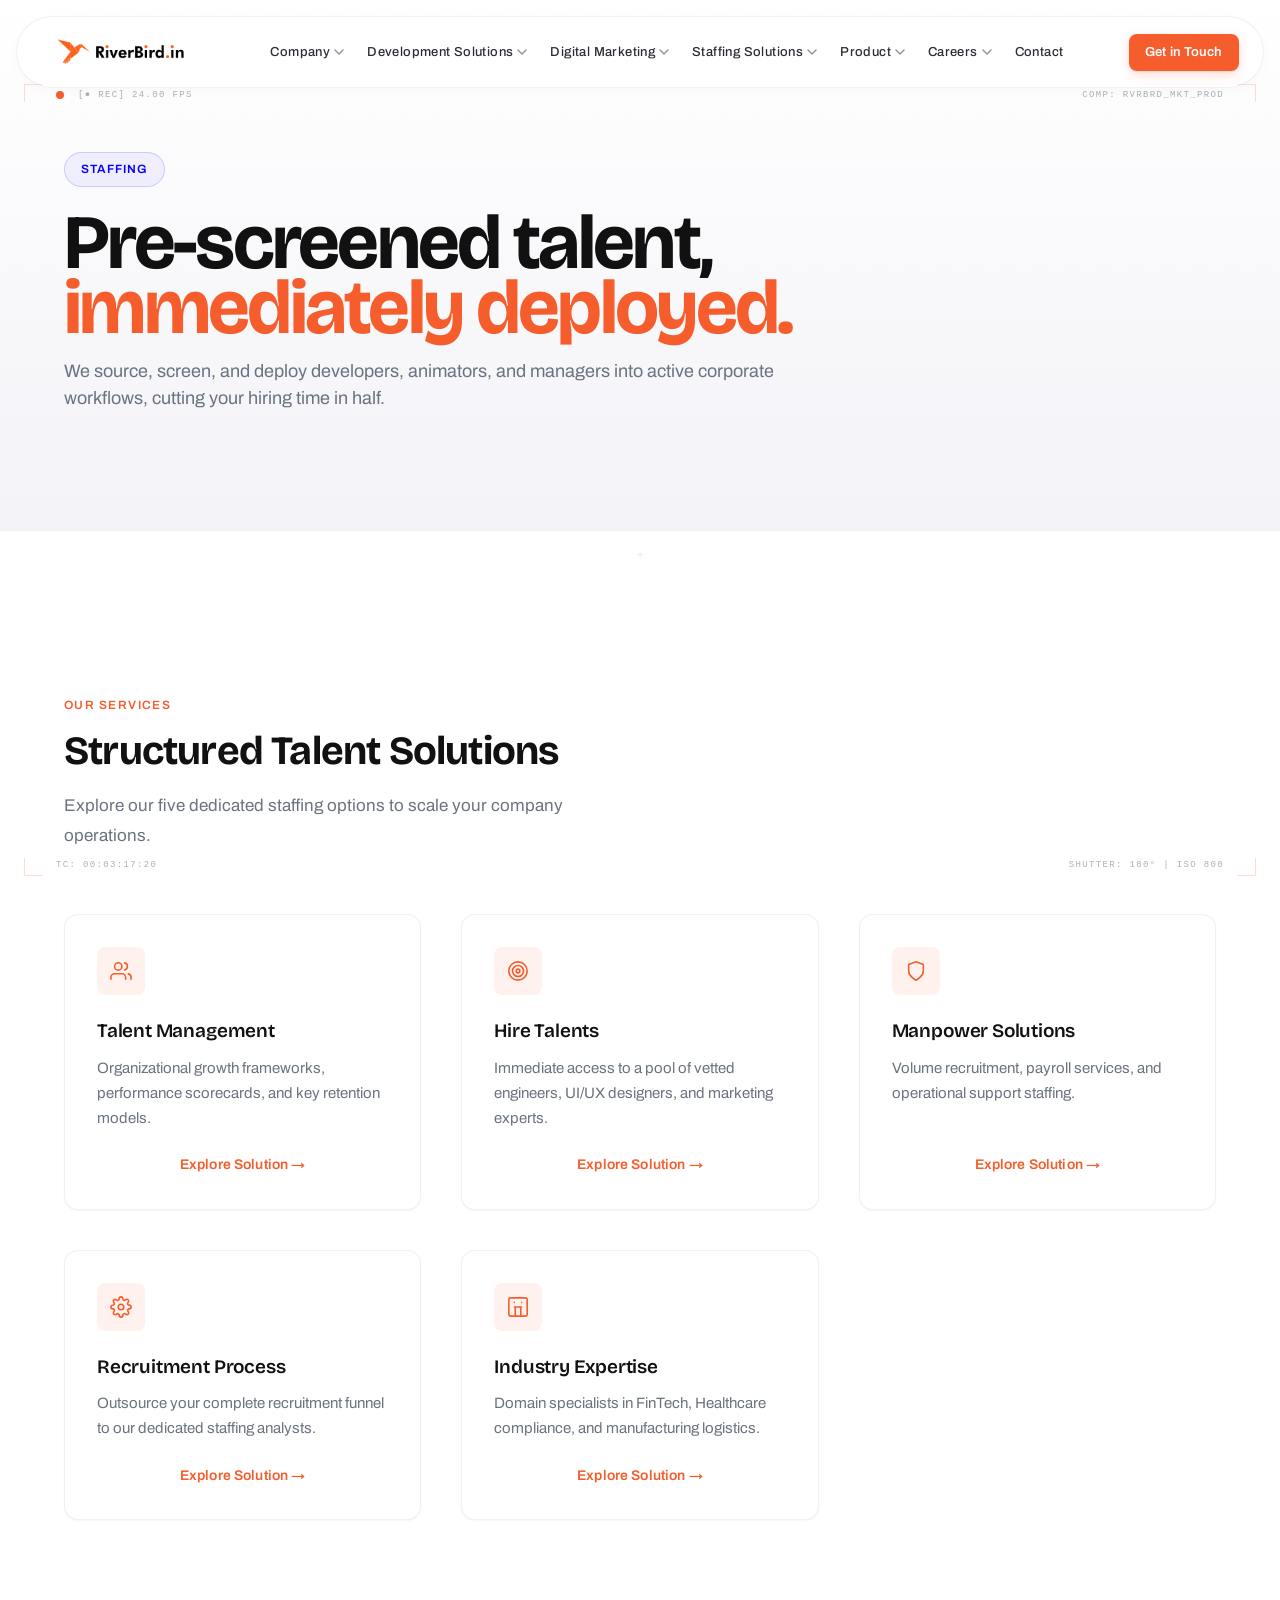
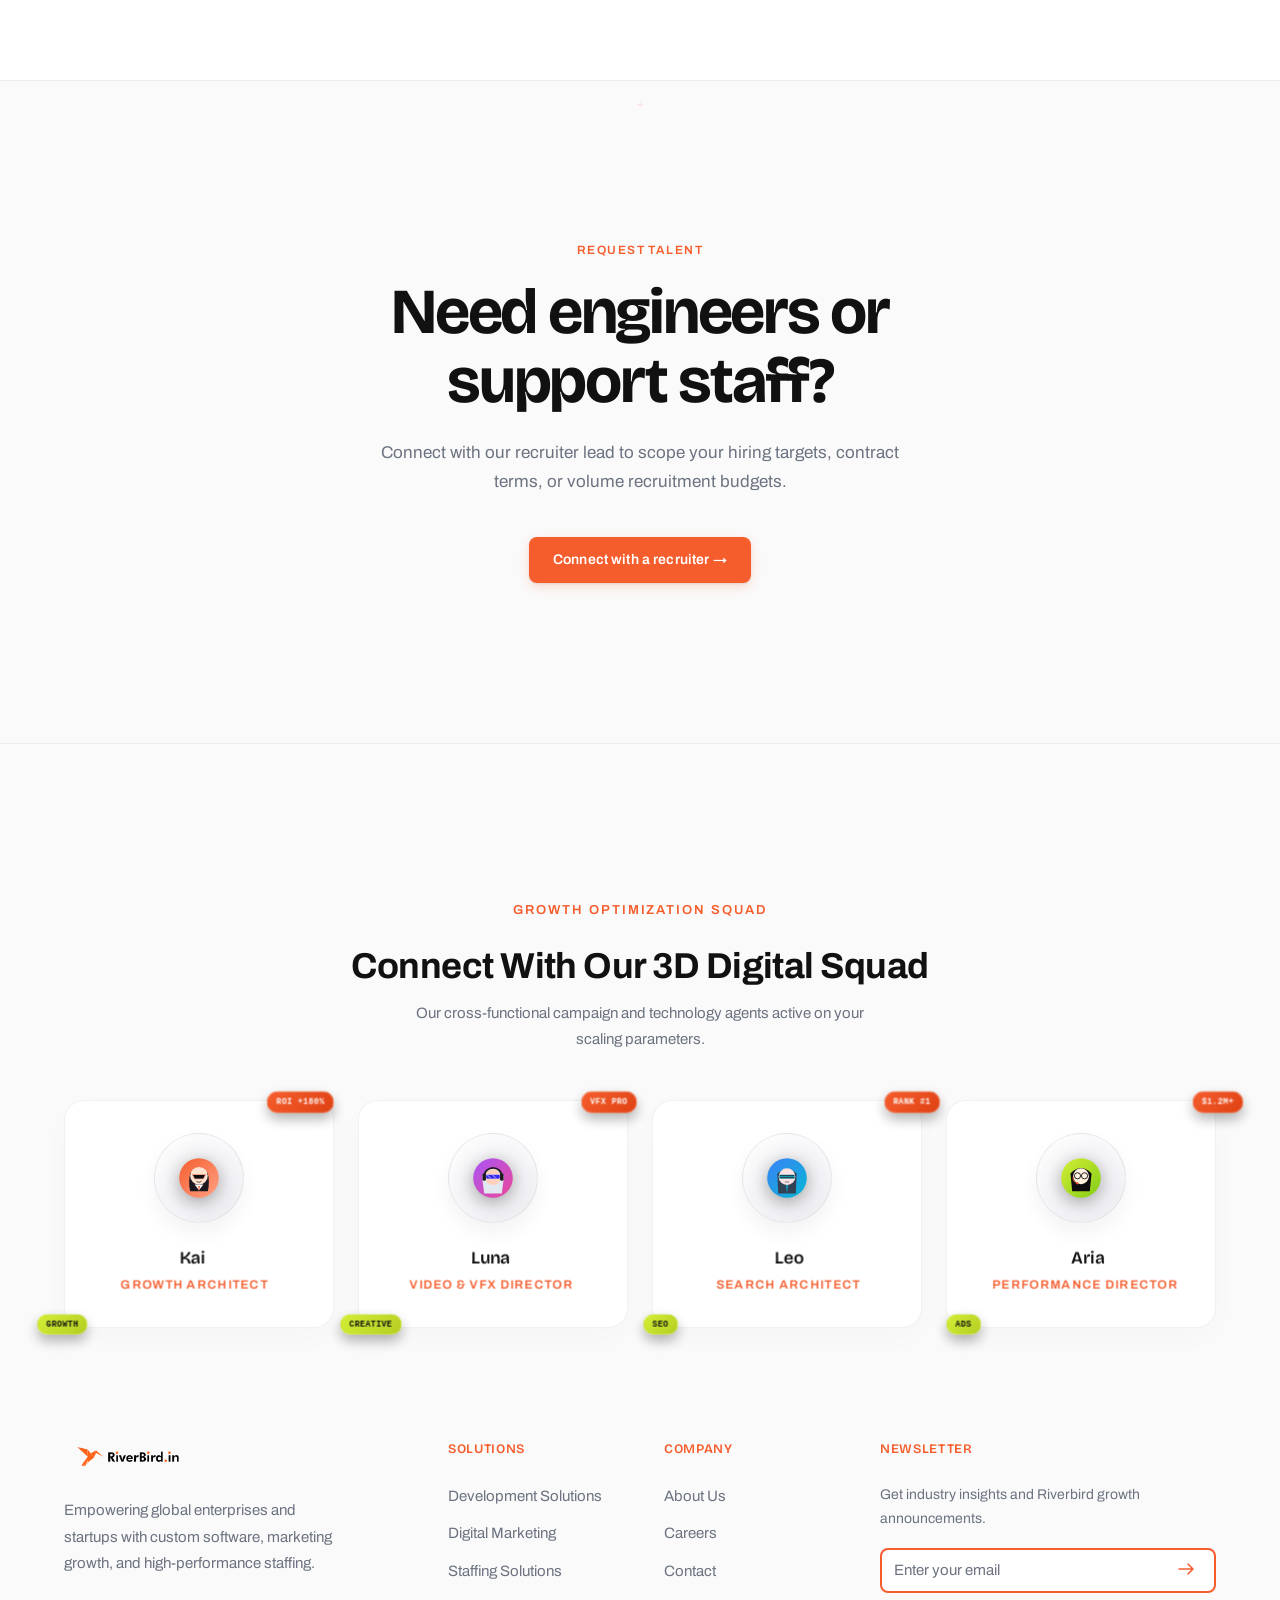
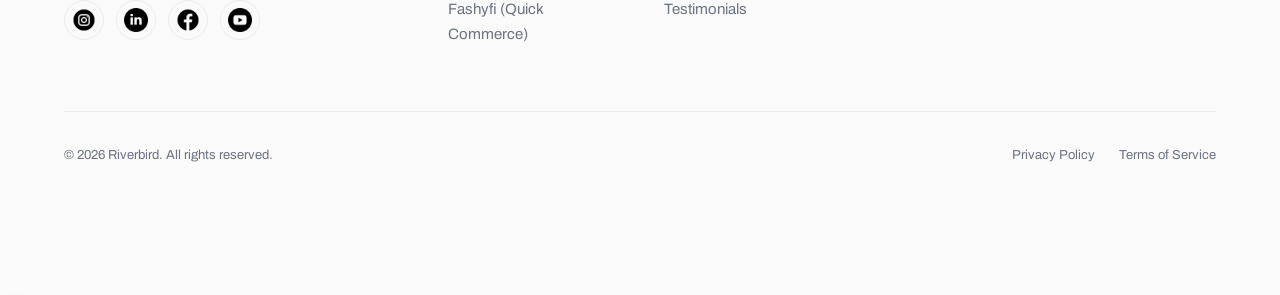
<file: staffing/index.html>
<!DOCTYPE html>
<html lang="en" data-base="../">
<head>
  <meta charset="UTF-8" />
  <meta name="viewport" content="width=device-width, initial-scale=1.0" />
  <title>Staffing Solutions | Riverbird</title>
  <meta name="description" content="Find and hire pre-vetted tech talent, scale high-volume manpower operations, or outsourcing your complete recruitment process." />
  
  <link rel="preconnect" href="https://fonts.googleapis.com" />
  <link rel="preconnect" href="https://fonts.gstatic.com" crossorigin />
  <link rel="stylesheet" href="../assets/css/main.css" />

  <link rel="apple-touch-icon" sizes="180x180" href="../assets/img/apple-touch-icon.png">
  <link rel="icon" type="image/png" sizes="32x32" href="../assets/img/favicon-32x32.png">
  <link rel="icon" type="image/png" sizes="16x16" href="../assets/img/favicon-16x16.png">
  <link rel="shortcut icon" href="../assets/img/favicon.ico">
  <link rel="manifest" href="../assets/img/site.webmanifest">
  <meta name="theme-color" content="#F55D2D">
</head>
<body data-page="staffing">

  <a href="#main-content" class="skip-link">Skip to Content</a>

  <div class="cursor-glow"></div>
  <canvas class="liquid-canvas"></canvas>
  <div id="header-slot"></div>

  <main id="main-content" class="liquid-wrapper">

    <section class="hero hero--service">
      <div class="container hero__container">
        <div class="hero__content reveal">
          <span class="hero__label hero__label--staffing">Staffing</span>
          <h1 class="display-text hero__title">
            Pre-screened talent, <span class="text-primary-color">immediately deployed.</span>
          </h1>
          <p class="hero__desc">
            We source, screen, and deploy developers, animators, and managers into active corporate workflows, cutting your hiring time in half.
          </p>
        </div>
      </div>
    </section>

    <section class="section-padding bg-white">
      <div class="container">
        <div class="section-header">
          <span class="label-text">Our Services</span>
          <h2 class="h2">Structured Talent Solutions</h2>
          <p class="body-text">Explore our five dedicated staffing options to scale your company operations.</p>
        </div>

        <div class="grid grid-3">
          
          <div class="card reveal">
            <div class="card__icon">
              <svg width="24" height="24" viewBox="0 0 24 24" fill="none" stroke="currentColor" stroke-width="1.75" stroke-linecap="round" stroke-linejoin="round" class="rb-icon"><path d="M17 21v-2a4 4 0 0 0-4-4H5a4 4 0 0 0-4 4v2"></path><circle cx="9" cy="7" r="4"></circle><path d="M23 21v-2a4 4 0 0 0-3-3.87"></path><path d="M16 3.13a4 4 0 0 1 0 7.75"></path></svg>
            </div>
            <h3 class="card__title">Talent Management</h3>
            <p class="card__desc">Organizational growth frameworks, performance scorecards, and key retention models.</p>
            <a href="talent-management.html" class="btn btn--text">Explore Solution &rarr;</a>
          </div>

          <div class="card reveal delay-1">
            <div class="card__icon">
              <svg width="24" height="24" viewBox="0 0 24 24" fill="none" stroke="currentColor" stroke-width="1.75" stroke-linecap="round" stroke-linejoin="round" class="rb-icon"><circle cx="12" cy="12" r="10"></circle><circle cx="12" cy="12" r="6"></circle><circle cx="12" cy="12" r="2"></circle></svg>
            </div>
            <h3 class="card__title">Hire Talents</h3>
            <p class="card__desc">Immediate access to a pool of vetted engineers, UI/UX designers, and marketing experts.</p>
            <a href="hire-talent.html" class="btn btn--text">Explore Solution &rarr;</a>
          </div>

          <div class="card reveal delay-2">
            <div class="card__icon">
              <svg width="24" height="24" viewBox="0 0 24 24" fill="none" stroke="currentColor" stroke-width="1.75" stroke-linecap="round" stroke-linejoin="round" class="rb-icon"><path d="M12 22s8-4 8-10V5l-8-3-8 3v7c0 6 8 10 8 10z"></path></svg>
            </div>
            <h3 class="card__title">Manpower Solutions</h3>
            <p class="card__desc">Volume recruitment, payroll services, and operational support staffing.</p>
            <a href="manpower.html" class="btn btn--text">Explore Solution &rarr;</a>
          </div>

          <div class="card reveal">
            <div class="card__icon">
              <svg width="24" height="24" viewBox="0 0 24 24" fill="none" stroke="currentColor" stroke-width="1.75" stroke-linecap="round" stroke-linejoin="round" class="rb-icon"><circle cx="12" cy="12" r="3"></circle><path d="M19.4 15a1.65 1.65 0 0 0 .33 1.82l.06.06a2 2 0 1 1-2.83 2.83l-.06-.06a1.65 1.65 0 0 0-1.82-.33 1.65 1.65 0 0 0-1 1.51V21a2 2 0 0 1-4 0v-.09A1.65 1.65 0 0 0 9 19.4a1.65 1.65 0 0 0-1.82.33l-.06.06a2 2 0 1 1-2.83-2.83l.06-.06a1.65 1.65 0 0 0 .33-1.82 1.65 1.65 0 0 0-1.51-1H3a2 2 0 0 1 0-4h.09A1.65 1.65 0 0 0 4.6 9a1.65 1.65 0 0 0-.33-1.82l-.06-.06a2 2 0 1 1 2.83-2.83l.06.06a1.65 1.65 0 0 0 1.82.33H9a1.65 1.65 0 0 0 1-1.51V3a2 2 0 0 1 4 0v.09a1.65 1.65 0 0 0 1 1.51 1.65 1.65 0 0 0 1.82-.33l.06-.06a2 2 0 1 1 2.83 2.83l-.06.06a1.65 1.65 0 0 0-.33 1.82V9a1.65 1.65 0 0 0 1.51 1H21a2 2 0 0 1 0 4h-.09a1.65 1.65 0 0 0-1.51 1z"></path></svg>
            </div>
            <h3 class="card__title">Recruitment Process</h3>
            <p class="card__desc">Outsource your complete recruitment funnel to our dedicated staffing analysts.</p>
            <a href="recruitment-process.html" class="btn btn--text">Explore Solution &rarr;</a>
          </div>

          <div class="card reveal delay-1">
            <div class="card__icon">
              <svg width="24" height="24" viewBox="0 0 24 24" fill="none" stroke="currentColor" stroke-width="1.75" stroke-linecap="round" stroke-linejoin="round" class="rb-icon"><rect x="2" y="2" width="20" height="20" rx="2" ry="2"></rect><path d="M9 22V12h6v10"></path><path d="M8 7h.01"></path><path d="M16 7h.01"></path><path d="M8 12h.01"></path><path d="M16 12h.01"></path></svg>
            </div>
            <h3 class="card__title">Industry Expertise</h3>
            <p class="card__desc">Domain specialists in FinTech, Healthcare compliance, and manufacturing logistics.</p>
            <a href="industry-expertise.html" class="btn btn--text">Explore Solution &rarr;</a>
          </div>
        </div>
      </div>
    </section>

    <section class="cta-section">
      <div class="container cta__container">
        <span class="cta__label">Request Talent</span>
        <h2 class="display-text cta__title" style="font-size: clamp(2.5rem, 5vw, 4rem);">Need engineers or support staff?</h2>
        <p class="cta__desc">Connect with our recruiter lead to scope your hiring targets, contract terms, or volume recruitment budgets.</p>
        <div>
          <a href="../contact/index.html" class="btn btn--primary magnetic-btn">Connect with a recruiter &rarr;</a>
        </div>
      </div>
    </section>

  </main>

  <div id="footer-slot"></div>
  <script type="module" src="../assets/js/core/app.js"></script>
</body>
</html>
</file>
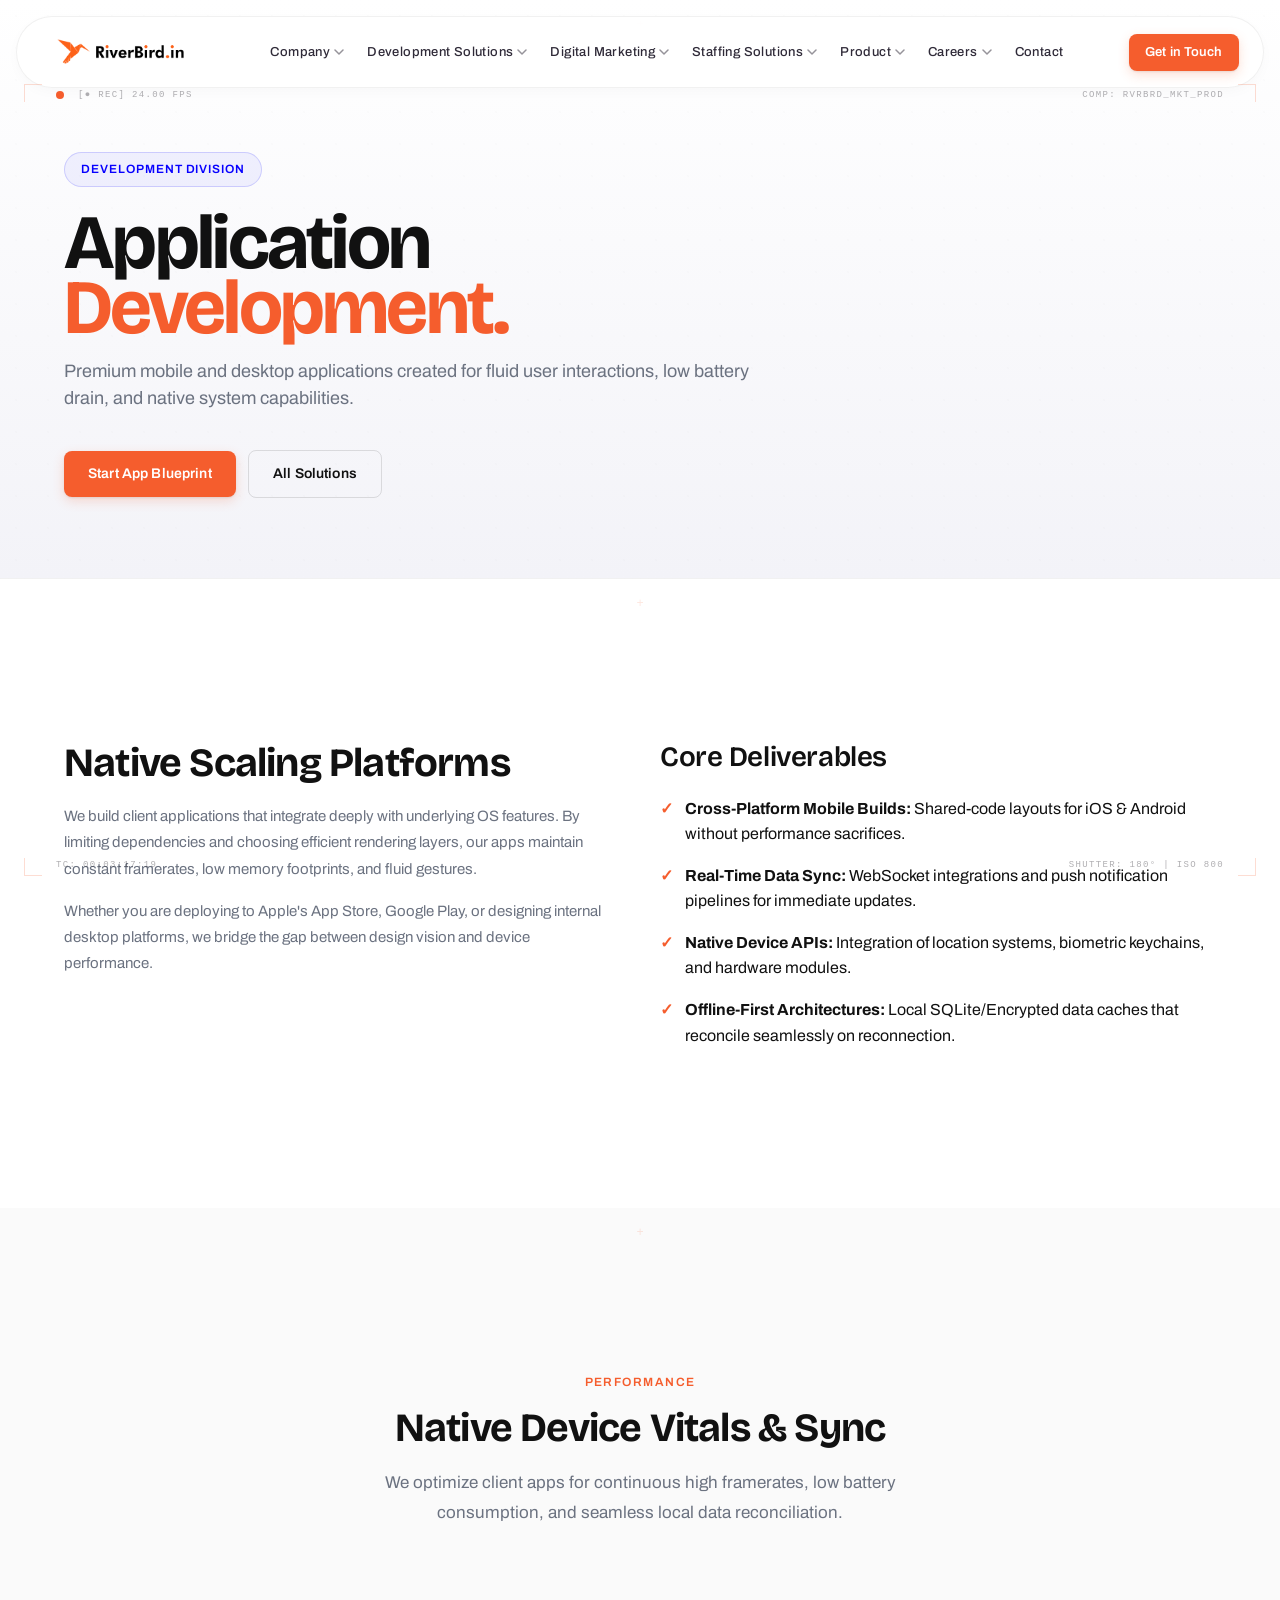
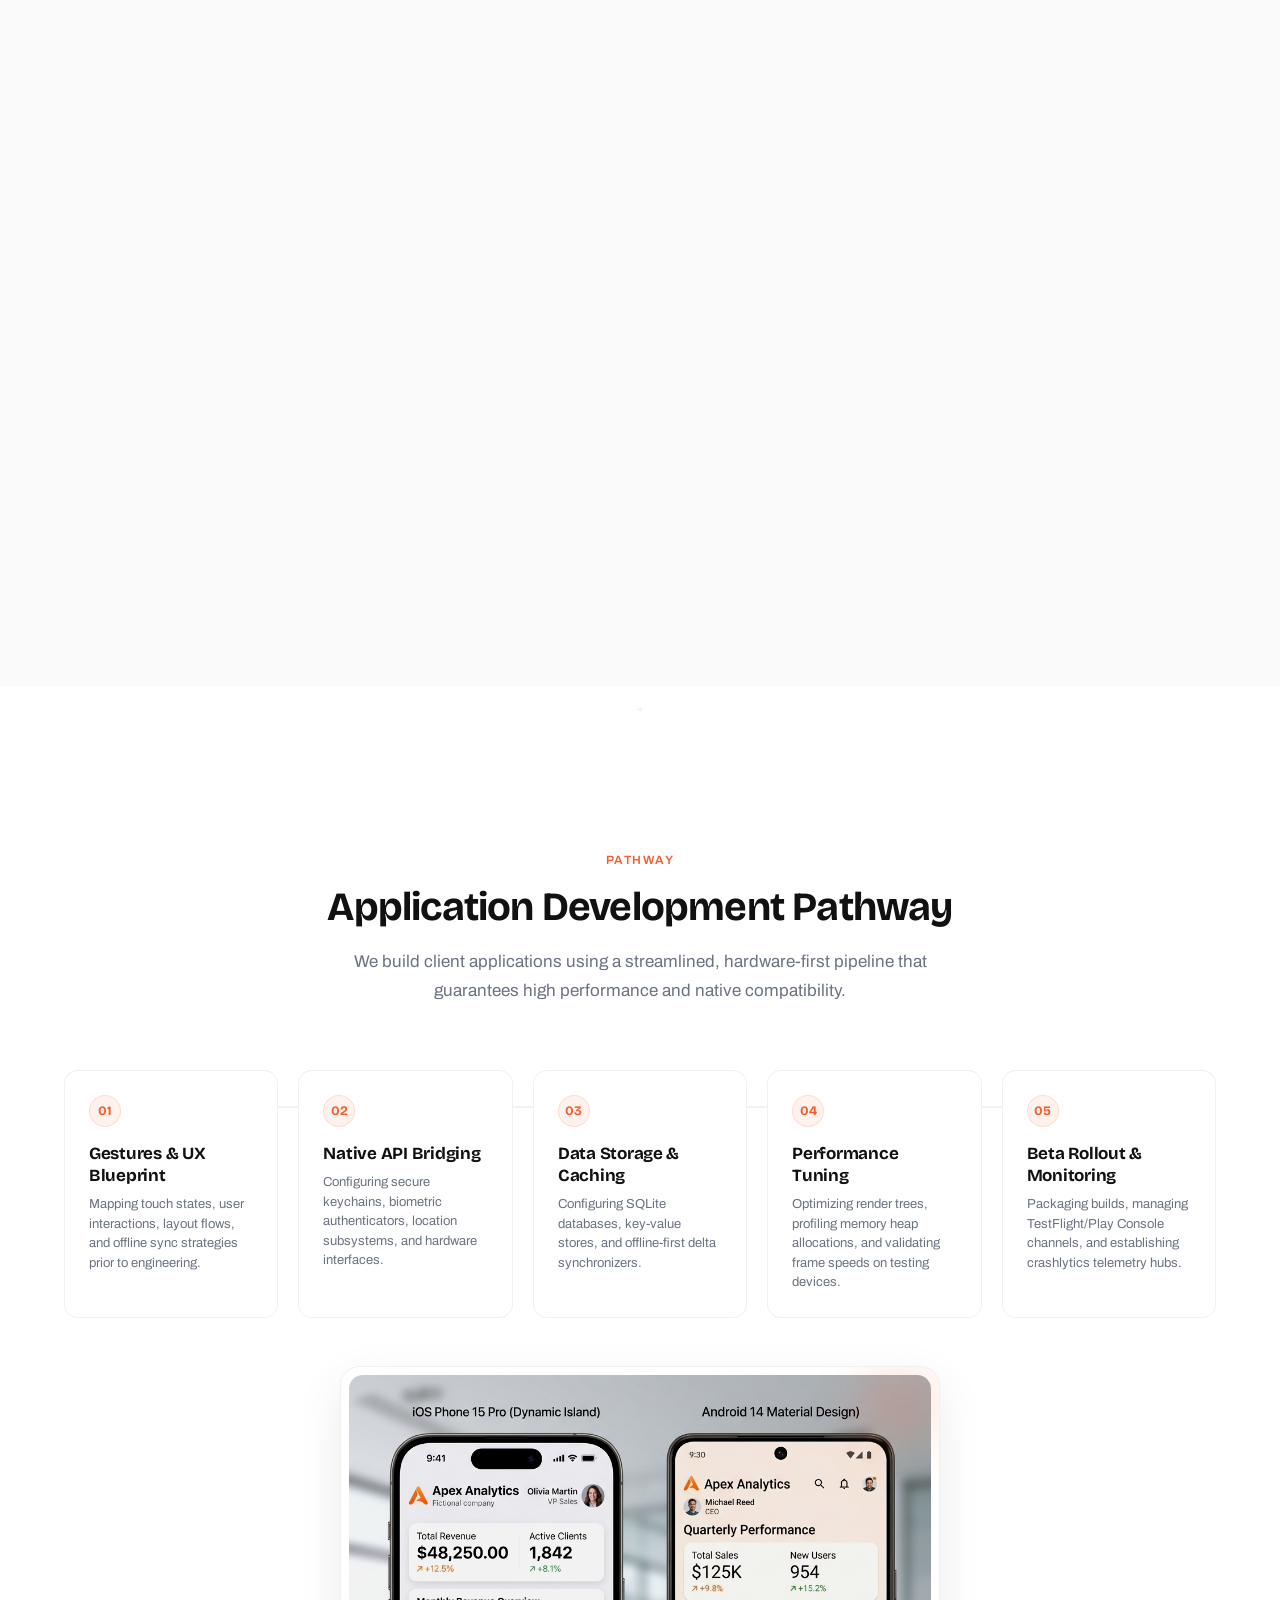
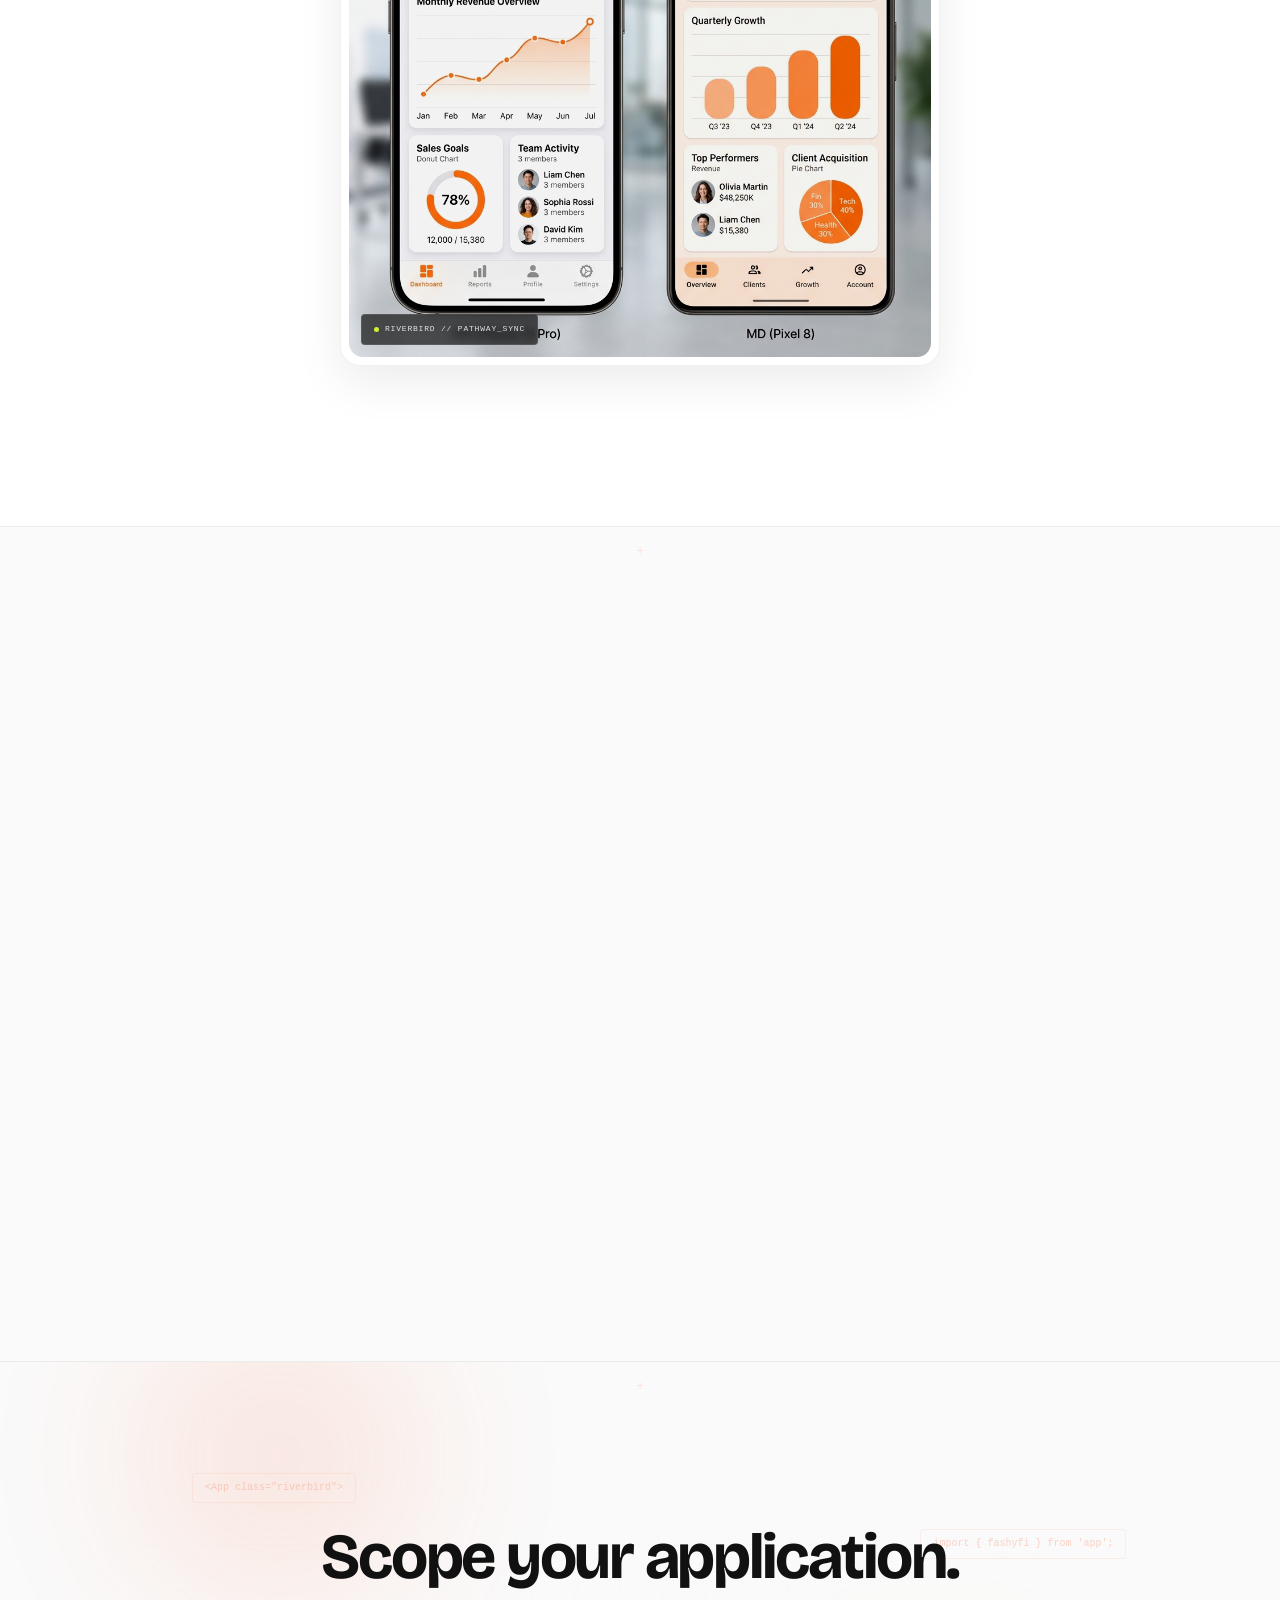
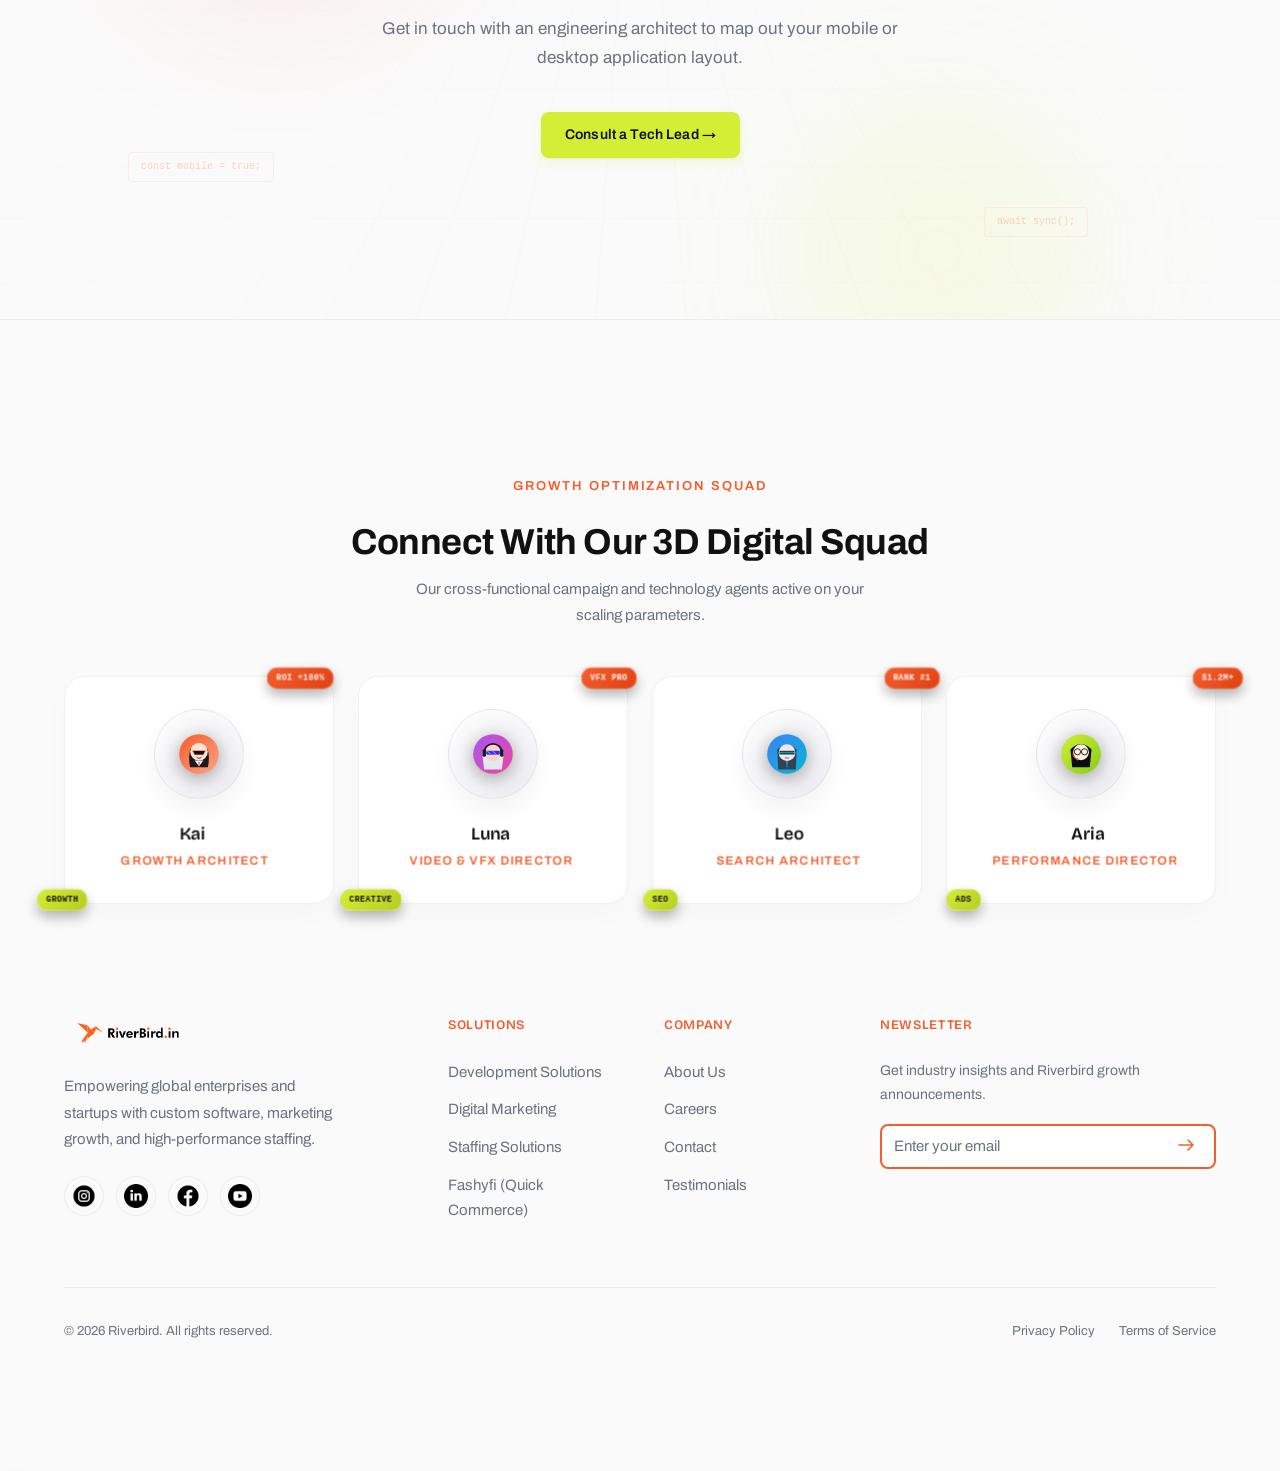
<file: development/app.html>
<!DOCTYPE html>
<html lang="en" data-base="../">
<head>
  <meta charset="UTF-8" />
  <meta name="viewport" content="width=device-width, initial-scale=1.0" />
  <title>Application Development | Riverbird</title>
  <meta name="description" content="Premium mobile and desktop applications created for fluid user interactions, low battery drain, and native system capabilities." />
  
  <link rel="preconnect" href="https://fonts.googleapis.com" />
  <link rel="preconnect" href="https://fonts.gstatic.com" crossorigin />
  <link rel="stylesheet" href="../assets/css/main.css" />

  <link class="apple-touch-icon" sizes="180x180" href="../assets/img/apple-touch-icon.png">
  <link rel="icon" type="image/png" sizes="32x32" href="../assets/img/favicon-32x32.png">
  <link rel="icon" type="image/png" sizes="16x16" href="../assets/img/favicon-16x16.png">
  <link rel="shortcut icon" href="../assets/img/favicon.ico">
  <link rel="manifest" href="../assets/img/site.webmanifest">
  <meta name="theme-color" content="#F55D2D">
</head>
<body data-page="development-sub">

  <a href="#main-content" class="skip-link">Skip to Content</a>

  <div class="cursor-glow"></div>
  <canvas class="liquid-canvas"></canvas>
  <div id="header-slot"></div>

  <main id="main-content" class="liquid-wrapper">

    <section class="hero hero--service">
      <div class="container hero__container">
        <div class="hero__content reveal">
          <span class="hero__label hero__label--staffing">Development Division</span>
          <h1 class="display-text hero__title">
            Application <span class="text-primary-color">Development.</span>
          </h1>
          <p class="hero__desc">
            Premium mobile and desktop applications created for fluid user interactions, low battery drain, and native system capabilities.
          </p>
          <div class="hero__actions">
            <a href="../contact/index.html" class="btn btn--primary magnetic-btn">Start App Blueprint</a>
            <a href="index.html" class="btn btn--outline btn--white magnetic-btn">All Solutions</a>
          </div>
        </div>
      </div>
    </section>

    <section class="section-padding bg-white">
      <div class="container">
        <div class="grid grid-2">
          <div class="reveal">
            <h2 class="h2">Native Scaling Platforms</h2>
            <p class="body-text" style="margin-top: var(--space-16);">
              We build client applications that integrate deeply with underlying OS features. By limiting dependencies and choosing efficient rendering layers, our apps maintain constant framerates, low memory footprints, and fluid gestures.
            </p>
            <p class="body-text" style="margin-top: var(--space-16);">
              Whether you are deploying to Apple's App Store, Google Play, or designing internal desktop platforms, we bridge the gap between design vision and device performance.
            </p>
          </div>
          
          <div class="reveal delay-1">
            <h3 class="h3">Core Deliverables</h3>
            <div class="marketing-features-list" style="display: flex; flex-direction: column; gap: var(--space-16); margin-top: var(--space-20);">
              <div style="display: flex; gap: var(--space-12); align-items: flex-start;">
                <span style="color: var(--color-primary); font-weight: bold;">✓</span>
                <span><strong>Cross-Platform Mobile Builds:</strong> Shared-code layouts for iOS & Android without performance sacrifices.</span>
              </div>
              <div style="display: flex; gap: var(--space-12); align-items: flex-start;">
                <span style="color: var(--color-primary); font-weight: bold;">✓</span>
                <span><strong>Real-Time Data Sync:</strong> WebSocket integrations and push notification pipelines for immediate updates.</span>
              </div>
              <div style="display: flex; gap: var(--space-12); align-items: flex-start;">
                <span style="color: var(--color-primary); font-weight: bold;">✓</span>
                <span><strong>Native Device APIs:</strong> Integration of location systems, biometric keychains, and hardware modules.</span>
              </div>
              <div style="display: flex; gap: var(--space-12); align-items: flex-start;">
                <span style="color: var(--color-primary); font-weight: bold;">✓</span>
                <span><strong>Offline-First Architectures:</strong> Local SQLite/Encrypted data caches that reconcile seamlessly on reconnection.</span>
              </div>
            </div>
          </div>
        </div>
      </div>
    </section>

    <section class="section-padding bg-light">
      <div class="container">
        <div class="section-header center">
          <span class="label-text">Performance</span>
          <h2 class="h2">Native Device Vitals & Sync</h2>
          <p class="body-text">We optimize client apps for continuous high framerates, low battery consumption, and seamless local data reconciliation.</p>
        </div>

        <div class="telemetry-dashboard">
          <div class="telemetry-card reveal">
            <h3 class="telemetry-title">Mobile Benchmarks</h3>
            <p class="telemetry-desc">Our rendering layers and synchronization protocols are architected directly for mobile hardware efficiency.</p>
            
            <div class="metrics-grid">
              <div class="metric-item">
                <div>
                  <div class="metric-val">120<span style="font-size: 1.25rem;">FPS</span></div>
                  <div class="metric-label">Framerate Consistency</div>
                </div>
                <div class="metric-details">Smooth rendering across high-refresh screens.</div>
              </div>
              <div class="metric-item">
                <div>
                  <div class="metric-val">&lt;45<span style="font-size: 1.25rem;">MB</span></div>
                  <div class="metric-label">Memory Footprint</div>
                </div>
                <div class="metric-details">Minimal overhead with garbage-free layouts.</div>
              </div>
              <div class="metric-item">
                <div>
                  <div class="metric-val">120<span style="font-size: 1.25rem;">ms</span></div>
                  <div class="metric-label">Offline Sync Reconcile</div>
                </div>
                <div class="metric-details">Fast delta merging with SQLite databases.</div>
              </div>
              <div class="metric-item">
                <div>
                  <div class="metric-val" style="font-size: 1.5rem; letter-spacing: -0.02em;">Optimized</div>
                  <div class="metric-label">Battery Utilization</div>
                </div>
                <div class="metric-details">Restricted background cycles, low radio calls.</div>
              </div>
            </div>
          </div>

          <!-- Visual: Mobile Phone Shell SVG -->
          <div class="schematic-panel reveal delay-1" style="padding: var(--space-24); min-height: auto; display: flex; align-items: center; justify-content: center;">
            <div class="schematic-container">
              <!-- Inline SVG Mobile Phone Mockup -->
              <svg class="schematic-svg" viewBox="0 0 400 300" fill="none" xmlns="http://www.w3.org/2000/svg">
                <!-- Background Grid Lines -->
                <path d="M 0 50 L 400 50 M 0 100 L 400 100 M 0 150 L 400 150 M 0 200 L 400 200 M 0 250 L 400 250" stroke="rgba(17, 17, 17, 0.02)" stroke-width="1" />
                <path d="M 50 0 L 50 300 M 100 0 L 100 300 M 150 0 L 150 300 M 200 0 L 200 300 M 250 0 L 250 300 M 300 0 L 300 300 M 350 0 L 350 300" stroke="rgba(17, 17, 17, 0.02)" stroke-width="1" />
                
                <!-- Phone Outline Shell -->
                <rect x="140" y="20" width="120" height="240" rx="18" fill="var(--color-bg-white)" stroke="var(--color-primary)" stroke-width="3" />
                <!-- Phone Speaker / Camera Notch -->
                <rect x="180" y="28" width="40" height="6" rx="3" fill="var(--color-primary)" />
                <circle cx="170" cy="31" r="2" fill="var(--color-primary)" />
                
                <!-- Inner Screen Grid -->
                <rect x="146" y="42" width="108" height="206" rx="12" fill="rgba(17, 17, 17, 0.02)" />
                
                <!-- Animated Sync Wave inside Phone -->
                <path class="schematic-dash-line" d="M 152 140 C 170 120, 180 180, 198 140 C 216 100, 226 160, 244 140" stroke="var(--color-accent)" stroke-width="2" stroke-linecap="round" />
                <path class="schematic-dash-line" d="M 152 160 C 170 140, 180 200, 198 160 C 216 120, 226 180, 244 160" stroke="var(--color-primary)" stroke-width="1.5" stroke-linecap="round" />
                
                <!-- Data bars inside Phone -->
                <rect x="156" y="60" width="20" height="15" rx="3" fill="var(--color-primary)" fill-opacity="0.15" />
                <rect x="180" y="60" width="40" height="15" rx="3" fill="var(--color-primary)" fill-opacity="0.15" />
                <rect x="224" y="60" width="20" height="15" rx="3" fill="var(--color-accent)" fill-opacity="0.15" />

                <!-- Node Connections on Sides of Phone -->
                <line x1="110" y1="120" x2="140" y2="120" stroke="var(--color-primary)" stroke-width="1.5" stroke-dasharray="4, 4" />
                <circle cx="105" cy="120" r="4" fill="var(--color-primary)" />
                <text x="60" y="123" fill="var(--color-text-muted)" font-family="var(--font-secondary)" font-size="7" font-weight="600">PUSH_SVC</text>

                <line x1="260" y1="180" x2="290" y2="180" stroke="var(--color-primary)" stroke-width="1.5" stroke-dasharray="4, 4" />
                <circle cx="295" cy="180" r="4" fill="var(--color-primary)" />
                <text x="305" y="183" fill="var(--color-text-muted)" font-family="var(--font-secondary)" font-size="7" font-weight="600">DB_SYNC</text>
              </svg>
            </div>
            <div style="position: absolute; bottom: var(--space-16); right: var(--space-20); font-family: monospace; font-size: 8px; color: var(--color-primary); font-weight: 600; letter-spacing: 0.1em; display: flex; align-items: center; gap: 4px;">
              <span class="sync-ping" style="width: 5px; height: 5px; background: var(--color-primary);"></span> RIVERBIRD // CORE_PHONE_SYNC
            </div>
          </div>
        </div>
      </div>
    </section>
 
    <section class="section-padding bg-white">
      <div class="container">
        <div class="section-header center">
          <span class="label-text">Pathway</span>
          <h2 class="h2">Application Development Pathway</h2>
          <p class="body-text">We build client applications using a streamlined, hardware-first pipeline that guarantees high performance and native compatibility.</p>
        </div>
 
        <div class="timeline-pathway" data-stagger>
          <div class="timeline-node reveal stagger-item">
            <div class="timeline-badge">01</div>
            <h3 class="timeline-title">Gestures & UX Blueprint</h3>
            <p class="timeline-desc">Mapping touch states, user interactions, layout flows, and offline sync strategies prior to engineering.</p>
          </div>
          
          <div class="timeline-node reveal stagger-item">
            <div class="timeline-badge">02</div>
            <h3 class="timeline-title">Native API Bridging</h3>
            <p class="timeline-desc">Configuring secure keychains, biometric authenticators, location subsystems, and hardware interfaces.</p>
          </div>
          
          <div class="timeline-node reveal stagger-item">
            <div class="timeline-badge">03</div>
            <h3 class="timeline-title">Data Storage & Caching</h3>
            <p class="timeline-desc">Configuring SQLite databases, key-value stores, and offline-first delta synchronizers.</p>
          </div>
          
          <div class="timeline-node reveal stagger-item">
            <div class="timeline-badge">04</div>
            <h3 class="timeline-title">Performance Tuning</h3>
            <p class="timeline-desc">Optimizing render trees, profiling memory heap allocations, and validating frame speeds on testing devices.</p>
          </div>
          
          <div class="timeline-node reveal stagger-item">
            <div class="timeline-badge">05</div>
            <h3 class="timeline-title">Beta Rollout & Monitoring</h3>
            <p class="timeline-desc">Packaging builds, managing TestFlight/Play Console channels, and establishing crashlytics telemetry hubs.</p>
          </div>
        </div>

        <div class="reveal delay-2" style="margin-top: var(--space-48); display: flex; justify-content: center; width: 100%;">
          <!-- High fidelity App UI mock-up card -->
          <div style="position: relative; max-width: 600px; width: 100%; border-radius: var(--radius-lg); overflow: hidden; border: 1px solid var(--color-border); box-shadow: var(--shadow-lg); background: var(--color-bg-white); padding: var(--space-8);">
            <div style="position: absolute; top: -20px; right: -20px; width: 120px; height: 120px; background: radial-gradient(circle, rgba(245, 93, 45, 0.25) 0%, transparent 70%); filter: blur(20px); pointer-events: none; z-index: 1;"></div>
            
            <img src="../assets/img/app_dev_media.png" alt="High-Fidelity Mobile App UI Telemetry" style="width: 100%; height: auto; display: block; border-radius: var(--radius-md); filter: contrast(1.05) brightness(0.95); transition: transform 0.8s var(--ease-premium); object-fit: cover;" onmouseover="this.style.transform='scale(1.02)'" onmouseout="this.style.transform='scale(1)'" />
            
            <div style="position: absolute; bottom: var(--space-20); left: var(--space-20); font-family: monospace; font-size: 8px; color: rgba(255, 255, 255, 0.85); background: rgba(17, 17, 17, 0.7); padding: var(--space-8) var(--space-12); border-radius: var(--radius-xs); border: 1px solid rgba(255, 255, 255, 0.1); backdrop-filter: blur(4px); z-index: 2; letter-spacing: 0.1em; display: flex; align-items: center; gap: 6px;">
              <span class="sync-ping" style="width: 5px; height: 5px; margin: 0; display: inline-block;"></span> RIVERBIRD // PATHWAY_SYNC
            </div>
          </div>
        </div>
      </div>
    </section>
 
    <section class="section-padding bg-light border-top" style="position: relative; overflow: hidden;">
      <!-- Subtle ambient pattern -->
      <div style="position: absolute; top: 0; left: 0; width: 100%; height: 100%; background-image: radial-gradient(rgba(245, 93, 45, 0.02) 1px, transparent 1px); background-size: 24px 24px; pointer-events: none; opacity: 0.8; z-index: 1;"></div>
      <div class="container" style="position: relative; z-index: 2;">
        <div class="grid grid-2" style="align-items: center; gap: var(--space-48);">
          <div class="reveal">
            <span class="label-text">Native Sync</span>
            <h2 class="h2">Real-Time Mobile Sync Engine</h2>
            <p class="body-text">We implement real-time Websocket bridges and local-first data caching to keep app users continuously synchronized. Our synchronization pipelines resolve merge deltas in milliseconds.</p>
            
            <div style="display: flex; flex-direction: column; gap: var(--space-12); margin-top: var(--space-32);">
              <div style="display: flex; gap: var(--space-12); align-items: center;">
                <span style="background: rgba(245, 93, 45, 0.1); color: var(--color-primary); width: 24px; height: 24px; border-radius: 50%; display: flex; align-items: center; justify-content: center; font-weight: bold; font-size: 0.75rem;">✓</span>
                <span style="font-size: 0.875rem; color: var(--color-text-dark); font-weight: 500;">Conflict-Free Replicated Data Types (CRDTs)</span>
              </div>
              <div style="display: flex; gap: var(--space-12); align-items: center; margin-top: var(--space-8);">
                <span style="background: rgba(245, 93, 45, 0.1); color: var(--color-primary); width: 24px; height: 24px; border-radius: 50%; display: flex; align-items: center; justify-content: center; font-weight: bold; font-size: 0.75rem;">✓</span>
                <span style="font-size: 0.875rem; color: var(--color-text-dark); font-weight: 500;">Auto Reconnect & Sync Queue Reconciliation</span>
              </div>
            </div>
          </div>
          
          <div class="reveal delay-1" style="position: relative; display: flex; justify-content: center; align-items: center; width: 100%;">
            <!-- Glowing background aura -->
            <div style="position: absolute; top: 50%; left: 50%; transform: translate(-50%, -50%); width: 120%; height: 120%; background: radial-gradient(circle, rgba(245, 93, 45, 0.08) 0%, transparent 60%); filter: blur(30px); pointer-events: none; z-index: 0;"></div>
            
            <!-- Dashboard device simulator container showing both devices without cropping -->
            <div style="position: relative; width: 100%; max-width: 480px; border-radius: var(--radius-lg); overflow: hidden; border: 1px solid var(--color-border); box-shadow: var(--shadow-xl); background: var(--color-bg-white); padding: var(--space-12); z-index: 1;">
              <!-- Simulated device controls/header -->
              <div style="display: flex; align-items: center; justify-content: space-between; margin-bottom: var(--space-12); padding-bottom: var(--space-8); border-bottom: 1px solid var(--color-border);">
                <div style="display: flex; gap: 6px;">
                  <span style="width: 8px; height: 8px; border-radius: 50%; background: #ff5f56; display: inline-block;"></span>
                  <span style="width: 8px; height: 8px; border-radius: 50%; background: #ffbd2e; display: inline-block;"></span>
                  <span style="width: 8px; height: 8px; border-radius: 50%; background: #27c93f; display: inline-block;"></span>
                </div>
                <div style="font-family: monospace; font-size: 8px; color: var(--color-text-muted); letter-spacing: 0.05em; font-weight: 600;">DEVICE_SIMULATOR_ACTIVE</div>
              </div>
              
              <!-- The uncropped device mockup image -->
              <div style="position: relative; border-radius: var(--radius-md); overflow: hidden;">
                <img src="../assets/img/app_dev_media.png" alt="Mobile Sync Engines" style="width: 100%; height: auto; display: block; filter: contrast(1.02); transition: transform 0.6s var(--ease-premium);" onmouseover="this.style.transform='scale(1.03)'" onmouseout="this.style.transform='scale(1)'" />
                
                <!-- Live status overlays -->
                <div style="position: absolute; top: var(--space-12); left: var(--space-12); display: flex; align-items: center; gap: 6px; background: rgba(17,17,17,0.75); padding: 4px 8px; border-radius: var(--radius-full); border: 1px solid rgba(255,255,255,0.1); backdrop-filter: blur(4px);">
                  <span class="sync-ping"></span>
                  <span style="font-family: monospace; font-size: 7px; color: white; letter-spacing: 0.05em; font-weight: 600;">WEBSOCKET_OPEN</span>
                </div>
                <div style="position: absolute; bottom: var(--space-12); left: 50%; transform: translateX(-50%); font-family: monospace; font-size: 7px; color: rgba(255,255,255,0.85); background: rgba(17,17,17,0.75); padding: 4px 8px; border-radius: var(--radius-xs); border: 1px solid rgba(255,255,255,0.1); backdrop-filter: blur(4px); letter-spacing: 0.05em; text-align: center; width: calc(100% - var(--space-24));">
                  RIVERBIRD // CLIENT_UI_ACTIVE
                </div>
              </div>
            </div>
          </div>
        </div>
      </div>
    </section>
 
    <section class="cta-section">
      <!-- Background visuals -->
      <div class="cta-bg-visual">
        <div class="cta-orb cta-orb--1"></div>
        <div class="cta-orb cta-orb--2"></div>
        <div class="cta-grid-panning"></div>
        <div class="cta-code-bubble" style="top: 20%; left: 15%; animation-delay: 0s;">&lt;App class="riverbird"&gt;</div>
        <div class="cta-code-bubble" style="top: 70%; left: 10%; animation-delay: 2s;">const mobile = true;</div>
        <div class="cta-code-bubble" style="top: 30%; right: 12%; animation-delay: 4s;">import { fashyfi } from 'app';</div>
        <div class="cta-code-bubble" style="top: 80%; right: 15%; animation-delay: 1s;">await sync();</div>
      </div>
      <div class="container cta__container">
        <h2 class="display-text cta__title" style="font-size: clamp(2.5rem, 5vw, 4rem);">Scope your application.</h2>
        <p class="cta__desc">Get in touch with an engineering architect to map out your mobile or desktop application layout.</p>
        <div>
          <a href="../contact/index.html" class="btn btn--secondary magnetic-btn">Consult a Tech Lead &rarr;</a>
        </div>
      </div>
    </section>

  </main>

  <div id="footer-slot"></div>
  <script type="module" src="../assets/js/core/app.js"></script>
</body>
</html>
</file>
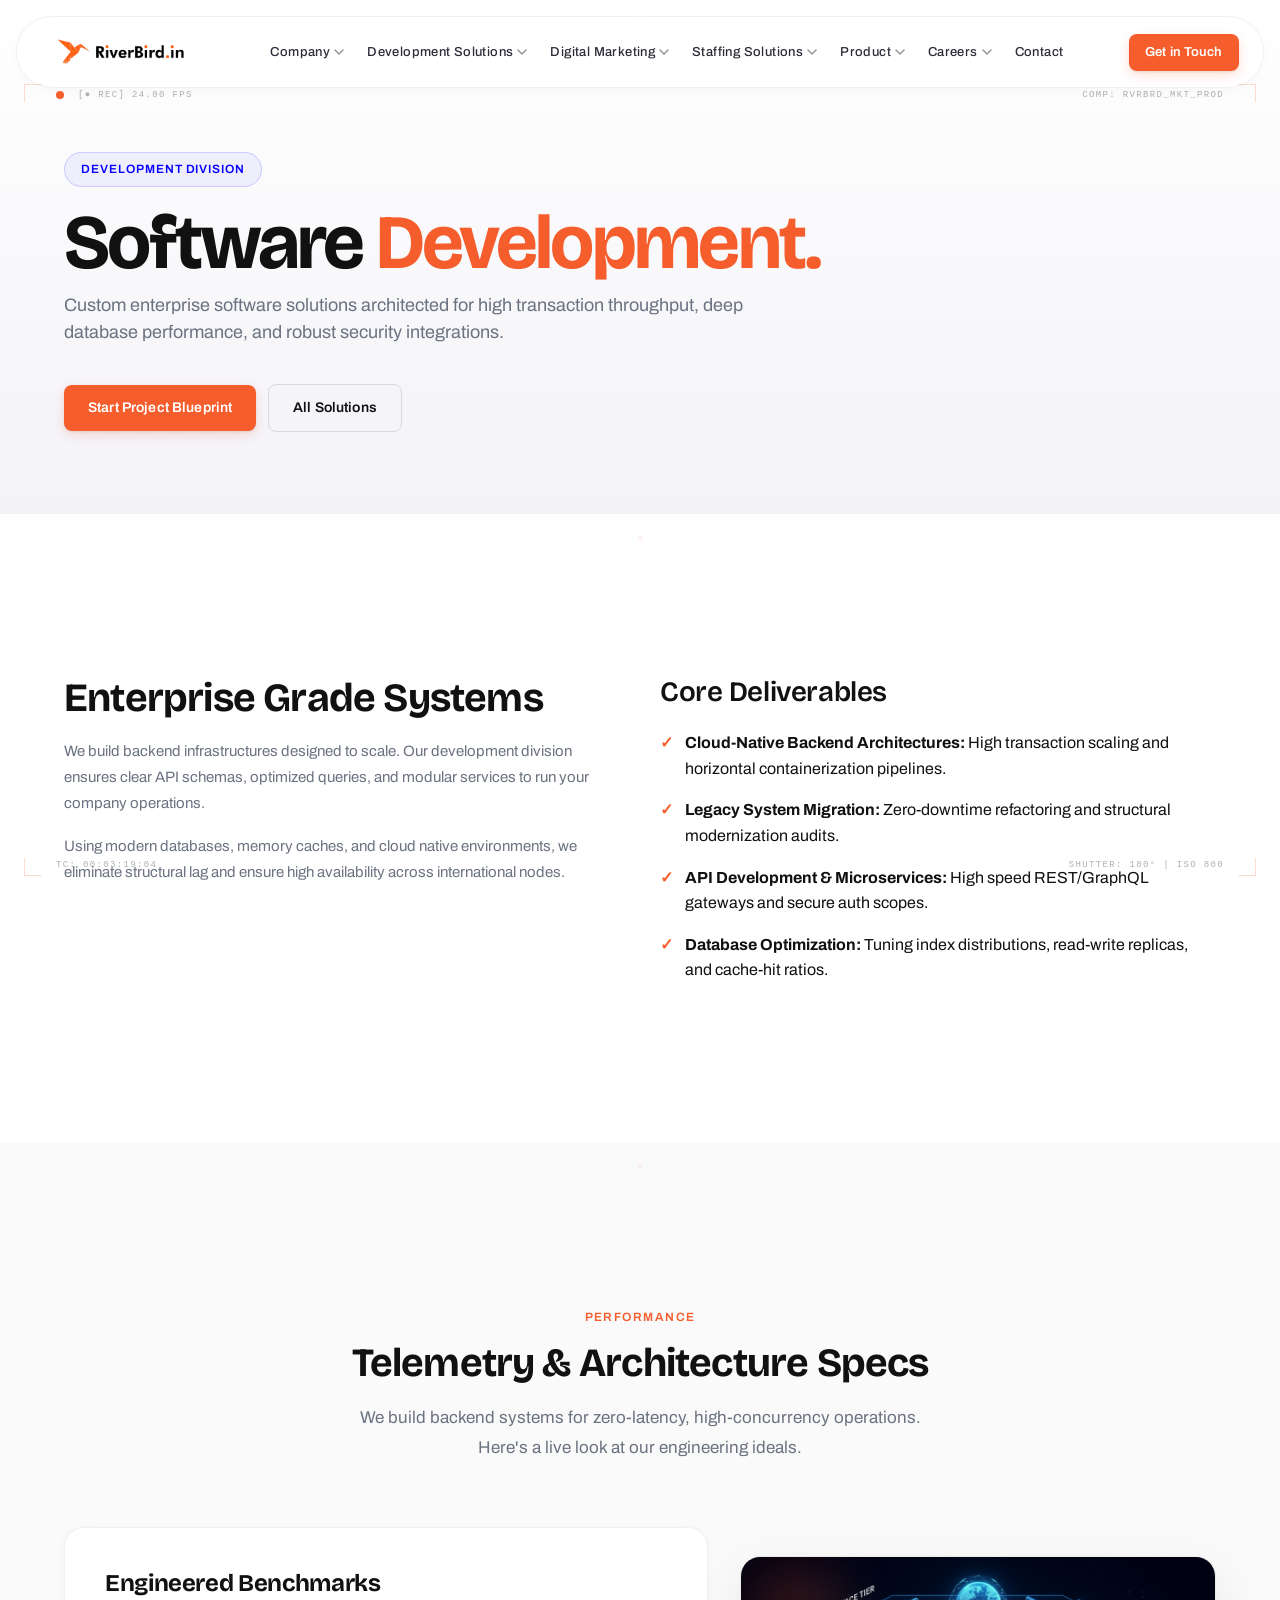
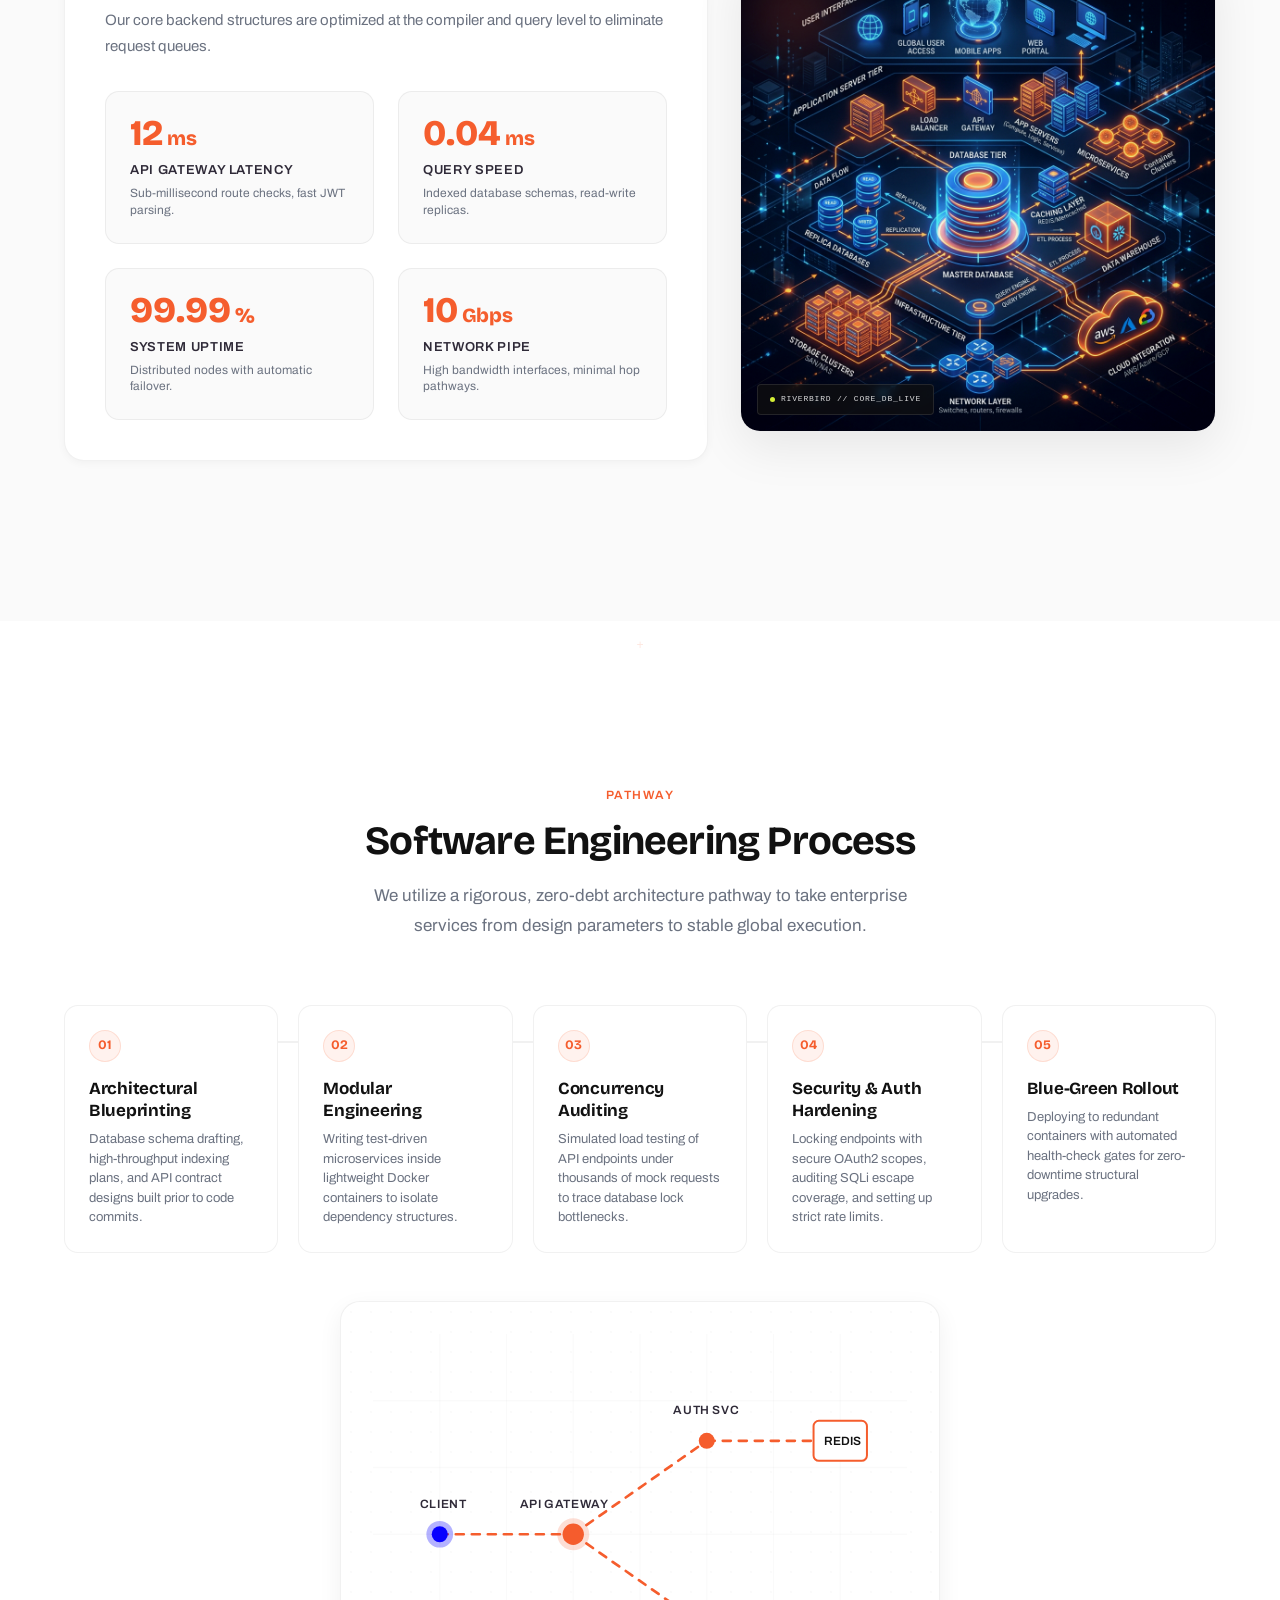
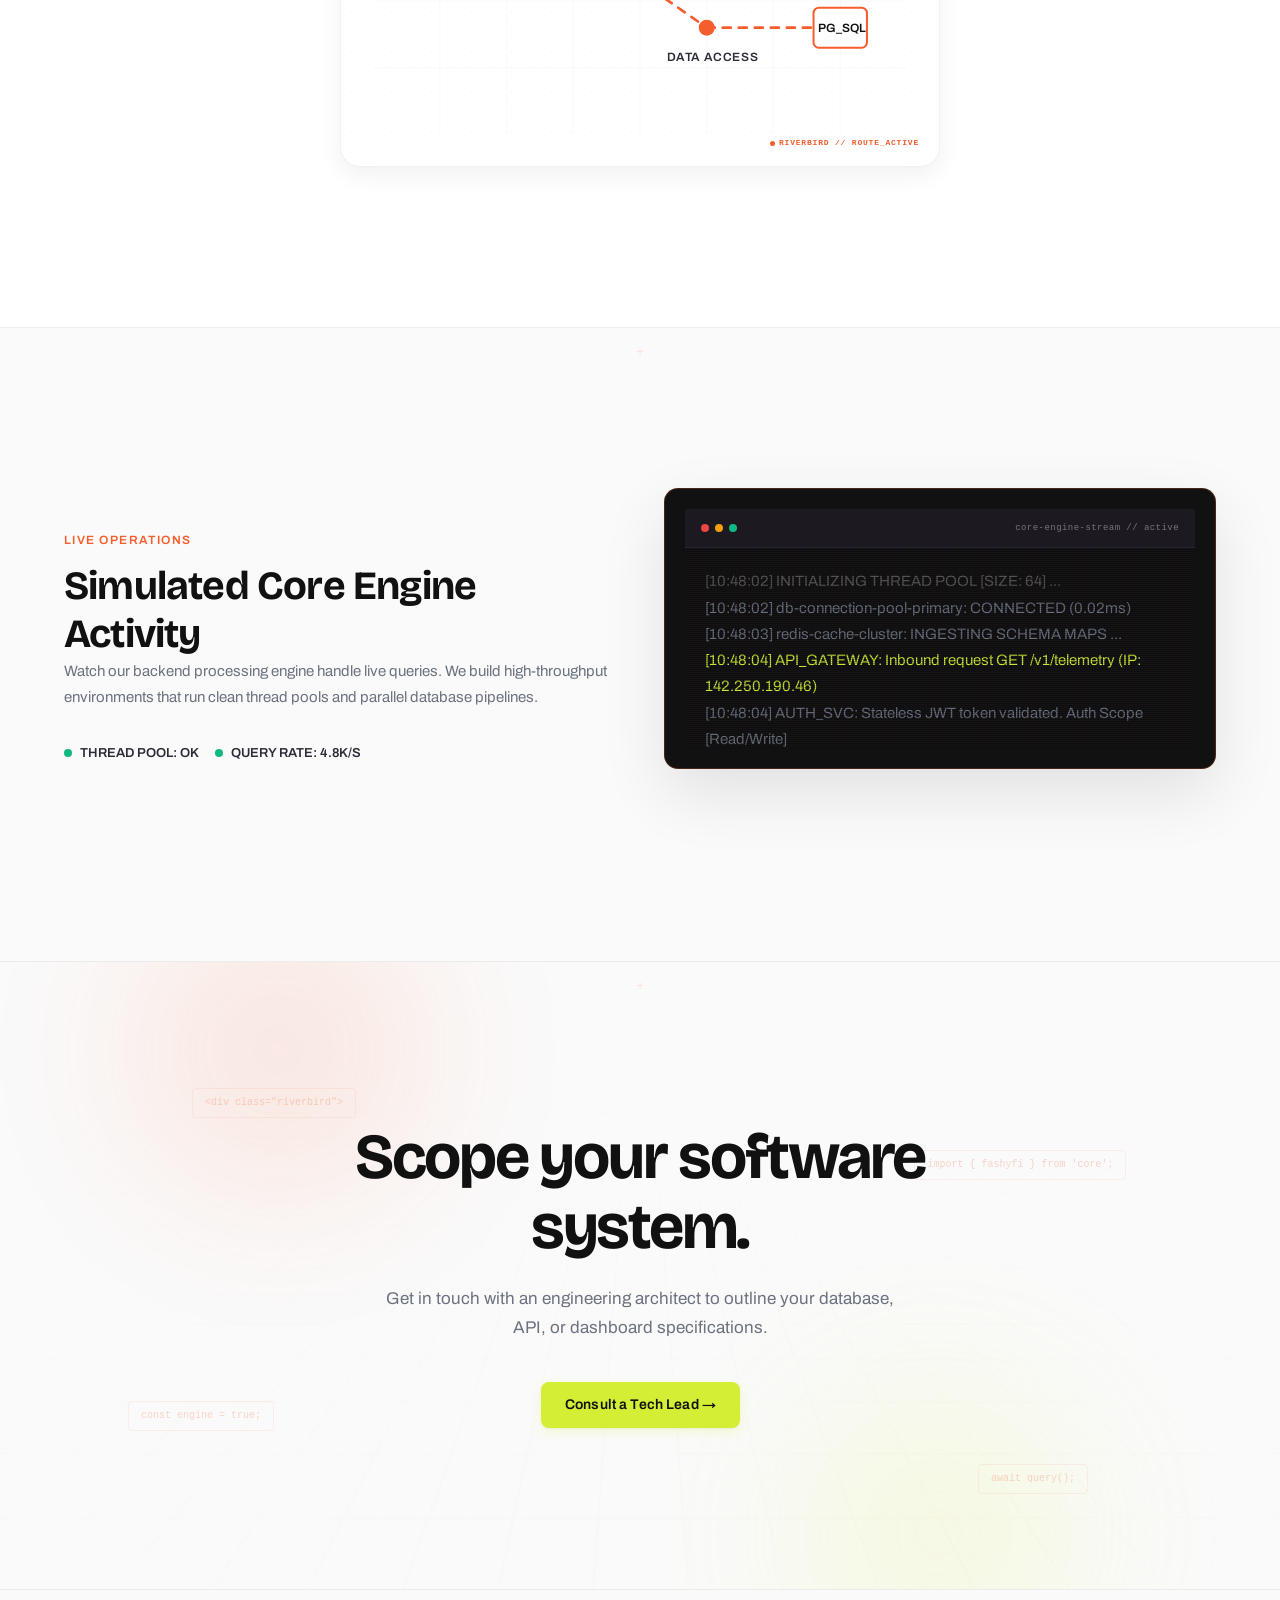
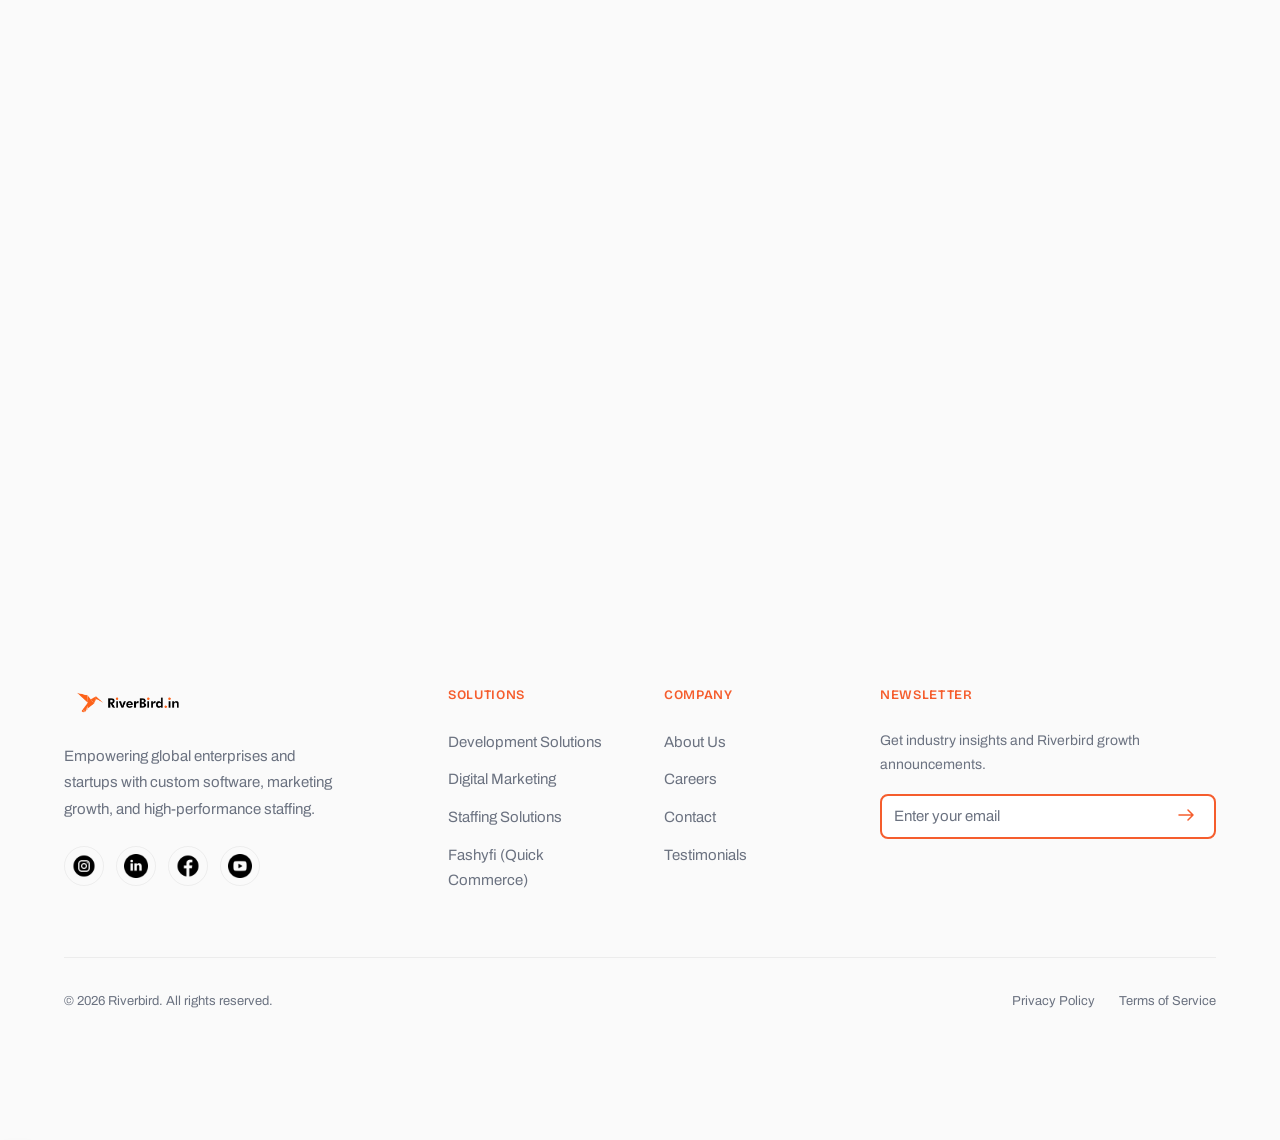
<file: development/software.html>
<!DOCTYPE html>
<html lang="en" data-base="../">
<head>
  <meta charset="UTF-8" />
  <meta name="viewport" content="width=device-width, initial-scale=1.0" />
  <title>Software Development | Riverbird</title>
  <meta name="description" content="Custom enterprise software solutions architected for high transaction throughput, deep database performance, and robust security integrations." />
  
  <link rel="preconnect" href="https://fonts.googleapis.com" />
  <link rel="preconnect" href="https://fonts.gstatic.com" crossorigin />
  <link rel="stylesheet" href="../assets/css/main.css" />

  <link class="apple-touch-icon" sizes="180x180" href="../assets/img/apple-touch-icon.png">
  <link rel="icon" type="image/png" sizes="32x32" href="../assets/img/favicon-32x32.png">
  <link rel="icon" type="image/png" sizes="16x16" href="../assets/img/favicon-16x16.png">
  <link rel="shortcut icon" href="../assets/img/favicon.ico">
  <link rel="manifest" href="../assets/img/site.webmanifest">
  <meta name="theme-color" content="#F55D2D">
</head>
<body data-page="development-sub">

  <a href="#main-content" class="skip-link">Skip to Content</a>

  <div class="cursor-glow"></div>
  <canvas class="liquid-canvas"></canvas>
  <div id="header-slot"></div>

  <main id="main-content" class="liquid-wrapper">

    <section class="hero hero--service">
      <div class="container hero__container">
        <div class="hero__content reveal">
          <span class="hero__label hero__label--staffing">Development Division</span>
          <h1 class="display-text hero__title">
            Software <span class="text-primary-color">Development.</span>
          </h1>
          <p class="hero__desc">
            Custom enterprise software solutions architected for high transaction throughput, deep database performance, and robust security integrations.
          </p>
          <div class="hero__actions">
            <a href="../contact/index.html" class="btn btn--primary magnetic-btn">Start Project Blueprint</a>
            <a href="index.html" class="btn btn--outline btn--white magnetic-btn">All Solutions</a>
          </div>
        </div>
      </div>
    </section>

    <section class="section-padding bg-white">
      <div class="container">
        <div class="grid grid-2">
          <div class="reveal">
            <h2 class="h2">Enterprise Grade Systems</h2>
            <p class="body-text" style="margin-top: var(--space-16);">
              We build backend infrastructures designed to scale. Our development division ensures clear API schemas, optimized queries, and modular services to run your company operations.
            </p>
            <p class="body-text" style="margin-top: var(--space-16);">
              Using modern databases, memory caches, and cloud native environments, we eliminate structural lag and ensure high availability across international nodes.
            </p>
          </div>
          
          <div class="reveal delay-1">
            <h3 class="h3">Core Deliverables</h3>
            <div class="marketing-features-list" style="display: flex; flex-direction: column; gap: var(--space-16); margin-top: var(--space-20);">
              <div style="display: flex; gap: var(--space-12); align-items: flex-start;">
                <span style="color: var(--color-primary); font-weight: bold;">✓</span>
                <span><strong>Cloud-Native Backend Architectures:</strong> High transaction scaling and horizontal containerization pipelines.</span>
              </div>
              <div style="display: flex; gap: var(--space-12); align-items: flex-start;">
                <span style="color: var(--color-primary); font-weight: bold;">✓</span>
                <span><strong>Legacy System Migration:</strong> Zero-downtime refactoring and structural modernization audits.</span>
              </div>
              <div style="display: flex; gap: var(--space-12); align-items: flex-start;">
                <span style="color: var(--color-primary); font-weight: bold;">✓</span>
                <span><strong>API Development & Microservices:</strong> High speed REST/GraphQL gateways and secure auth scopes.</span>
              </div>
              <div style="display: flex; gap: var(--space-12); align-items: flex-start;">
                <span style="color: var(--color-primary); font-weight: bold;">✓</span>
                <span><strong>Database Optimization:</strong> Tuning index distributions, read-write replicas, and cache-hit ratios.</span>
              </div>
            </div>
          </div>
        </div>
      </div>
    </section>

    <section class="section-padding bg-light">
      <div class="container">
        <div class="section-header center">
          <span class="label-text">Performance</span>
          <h2 class="h2">Telemetry & Architecture Specs</h2>
          <p class="body-text">We build backend systems for zero-latency, high-concurrency operations. Here's a live look at our engineering ideals.</p>
        </div>

        <div class="telemetry-dashboard">
          <div class="telemetry-card reveal">
            <h3 class="telemetry-title">Engineered Benchmarks</h3>
            <p class="telemetry-desc">Our core backend structures are optimized at the compiler and query level to eliminate request queues.</p>
            
            <div class="metrics-grid">
              <div class="metric-item">
                <div>
                  <div class="metric-val">12<span style="font-size: 1.25rem;">ms</span></div>
                  <div class="metric-label">API Gateway Latency</div>
                </div>
                <div class="metric-details">Sub-millisecond route checks, fast JWT parsing.</div>
              </div>
              <div class="metric-item">
                <div>
                  <div class="metric-val">0.04<span style="font-size: 1.25rem;">ms</span></div>
                  <div class="metric-label">Query Speed</div>
                </div>
                <div class="metric-details">Indexed database schemas, read-write replicas.</div>
              </div>
              <div class="metric-item">
                <div>
                  <div class="metric-val">99.99<span style="font-size: 1.25rem;">%</span></div>
                  <div class="metric-label">System Uptime</div>
                </div>
                <div class="metric-details">Distributed nodes with automatic failover.</div>
              </div>
              <div class="metric-item">
                <div>
                  <div class="metric-val">10<span style="font-size: 1.25rem;">Gbps</span></div>
                  <div class="metric-label">Network Pipe</div>
                </div>
                <div class="metric-details">High bandwidth interfaces, minimal hop pathways.</div>
              </div>
            </div>
          </div>

          <div class="schematic-panel reveal delay-1" style="padding: 0; min-height: auto; background: none; border: none; overflow: visible; display: flex; justify-content: center; width: 100%;">
            <div style="position: relative; width: 100%; max-width: 480px; border-radius: var(--radius-lg); overflow: hidden; border: 1px solid var(--color-border); box-shadow: var(--shadow-lg);">
              <!-- Glowing Accent -->
              <div style="position: absolute; top: -20px; left: -20px; width: 150px; height: 150px; background: radial-gradient(circle, rgba(245, 93, 45, 0.25) 0%, transparent 70%); filter: blur(20px); pointer-events: none; z-index: 1;"></div>
              
              <!-- Image Media -->
              <img src="../assets/img/software_dev_media.png" alt="Enterprise Database Architecture Telemetry" style="width: 100%; height: auto; display: block; filter: contrast(1.05) brightness(0.95); transition: transform 0.8s var(--ease-premium); object-fit: cover;" onmouseover="this.style.transform='scale(1.03)'" onmouseout="this.style.transform='scale(1)'" />
              
              <!-- HUD Overlay Coordinate Label featuring Brand -->
              <div style="position: absolute; bottom: var(--space-16); left: var(--space-16); font-family: monospace; font-size: 8px; color: rgba(255, 255, 255, 0.85); background: rgba(17, 17, 17, 0.7); padding: var(--space-8) var(--space-12); border-radius: var(--radius-xs); border: 1px solid rgba(255, 255, 255, 0.1); backdrop-filter: blur(4px); z-index: 2; letter-spacing: 0.1em; display: flex; align-items: center; gap: 6px;">
                <span class="sync-ping" style="width: 5px; height: 5px; margin: 0; display: inline-block;"></span> RIVERBIRD // CORE_DB_LIVE
              </div>
            </div>
          </div>
        </div>
      </div>
    </section>
 
    <section class="section-padding bg-white">
      <div class="container">
        <div class="section-header center">
          <span class="label-text">Pathway</span>
          <h2 class="h2">Software Engineering Process</h2>
          <p class="body-text">We utilize a rigorous, zero-debt architecture pathway to take enterprise services from design parameters to stable global execution.</p>
        </div>
 
        <div class="timeline-pathway" data-stagger>
          <div class="timeline-node reveal stagger-item">
            <div class="timeline-badge">01</div>
            <h3 class="timeline-title">Architectural Blueprinting</h3>
            <p class="timeline-desc">Database schema drafting, high-throughput indexing plans, and API contract designs built prior to code commits.</p>
          </div>
          
          <div class="timeline-node reveal stagger-item">
            <div class="timeline-badge">02</div>
            <h3 class="timeline-title">Modular Engineering</h3>
            <p class="timeline-desc">Writing test-driven microservices inside lightweight Docker containers to isolate dependency structures.</p>
          </div>
          
          <div class="timeline-node reveal stagger-item">
            <div class="timeline-badge">03</div>
            <h3 class="timeline-title">Concurrency Auditing</h3>
            <p class="timeline-desc">Simulated load testing of API endpoints under thousands of mock requests to trace database lock bottlenecks.</p>
          </div>
          
          <div class="timeline-node reveal stagger-item">
            <div class="timeline-badge">04</div>
            <h3 class="timeline-title">Security & Auth Hardening</h3>
            <p class="timeline-desc">Locking endpoints with secure OAuth2 scopes, auditing SQLi escape coverage, and setting up strict rate limits.</p>
          </div>
          
          <div class="timeline-node reveal stagger-item">
            <div class="timeline-badge">05</div>
            <h3 class="timeline-title">Blue-Green Rollout</h3>
            <p class="timeline-desc">Deploying to redundant containers with automated health-check gates for zero-downtime structural upgrades.</p>
          </div>
        </div>

        <div class="reveal delay-2" style="margin-top: var(--space-48); display: flex; justify-content: center; width: 100%;">
          <!-- Old Visual: API Path SVG -->
          <div class="schematic-panel" style="padding: var(--space-32); min-height: auto; max-width: 600px; width: 100%; display: flex; align-items: center; justify-content: center; background: var(--color-bg-white); border-radius: var(--radius-lg); border: 1px solid var(--color-border); box-shadow: var(--shadow-md); position: relative;">
            <div class="schematic-container" style="width: 100%;">
              <!-- Inline SVG Architecture Schematic -->
              <svg class="schematic-svg" viewBox="0 0 400 300" fill="none" xmlns="http://www.w3.org/2000/svg">
                <!-- Background Grid Lines -->
                <path d="M 0 50 L 400 50 M 0 100 L 400 100 M 0 150 L 400 150 M 0 200 L 400 200 M 0 250 L 400 250" stroke="rgba(17, 17, 17, 0.02)" stroke-width="1" />
                <path d="M 50 0 L 50 300 M 100 0 L 100 300 M 150 0 L 150 300 M 200 0 L 200 300 M 250 0 L 250 300 M 300 0 L 300 300 M 350 0 L 350 300" stroke="rgba(17, 17, 17, 0.02)" stroke-width="1" />
                
                <!-- Connections (Network lines) -->
                <path class="schematic-dash-line" d="M 50 150 L 150 150 M 150 150 L 250 80 M 150 150 L 250 220 M 250 80 L 350 80 M 250 220 L 350 220" stroke="var(--color-primary)" stroke-width="2" stroke-linecap="round" />
                
                <!-- Client Request Node -->
                <circle cx="50" cy="150" r="6" fill="var(--color-accent)" />
                <circle class="schematic-pulse-node" cx="50" cy="150" r="10" fill="var(--color-accent)" fill-opacity="0.3" />
                <text x="35" y="130" fill="var(--color-text-dark)" font-family="var(--font-secondary)" font-size="9" font-weight="600" letter-spacing="0.05em">CLIENT</text>

                <!-- API Gateway Node -->
                <circle cx="150" cy="150" r="8" fill="var(--color-primary)" />
                <circle class="schematic-pulse-node" cx="150" cy="150" r="12" fill="var(--color-primary)" fill-opacity="0.2" />
                <text x="110" y="130" fill="var(--color-text-dark)" font-family="var(--font-secondary)" font-size="9" font-weight="600" letter-spacing="0.05em">API GATEWAY</text>

                <!-- Microservice A Node -->
                <circle cx="250" cy="80" r="6" fill="var(--color-primary)" />
                <text x="225" y="60" fill="var(--color-text-dark)" font-family="var(--font-secondary)" font-size="9" font-weight="600" letter-spacing="0.05em">AUTH SVC</text>

                <!-- Microservice B Node -->
                <circle cx="250" cy="220" r="6" fill="var(--color-primary)" />
                <text x="220" y="245" fill="var(--color-text-dark)" font-family="var(--font-secondary)" font-size="9" font-weight="600" letter-spacing="0.05em">DATA ACCESS</text>

                <!-- Primary Cache / DB Nodes -->
                <rect x="330" y="65" width="40" height="30" rx="4" fill="var(--color-bg-white)" stroke="var(--color-primary)" stroke-width="1.5" />
                <text x="338" y="83" fill="var(--color-text-primary)" font-family="var(--font-secondary)" font-size="9" font-weight="600">REDIS</text>
                
                <rect x="330" y="205" width="40" height="30" rx="4" fill="var(--color-bg-white)" stroke="var(--color-primary)" stroke-width="1.5" />
                <text x="333" y="223" fill="var(--color-text-primary)" font-family="var(--font-secondary)" font-size="9" font-weight="600">PG_SQL</text>
              </svg>
            </div>
            <div style="position: absolute; bottom: var(--space-16); right: var(--space-20); font-family: monospace; font-size: 8px; color: var(--color-primary); font-weight: 600; letter-spacing: 0.1em; display: flex; align-items: center; gap: 4px;">
              <span class="sync-ping" style="width: 5px; height: 5px; background: var(--color-primary);"></span> RIVERBIRD // ROUTE_ACTIVE
            </div>
          </div>
        </div>
      </div>
    </section>
 
    <section class="section-padding bg-light border-top">
      <div class="container">
        <div class="grid grid-2" style="align-items: center; gap: var(--space-48);">
          <div class="reveal">
            <span class="label-text">Live Operations</span>
            <h2 class="h2">Simulated Core Engine Activity</h2>
            <p class="body-text">Watch our backend processing engine handle live queries. We build high-throughput environments that run clean thread pools and parallel database pipelines.</p>
            
            <div style="display: flex; gap: var(--space-16); margin-top: var(--space-32);">
              <div style="display: flex; align-items: center; gap: 8px;">
                <span style="display: inline-block; width: 8px; height: 8px; background: var(--color-success); border-radius: 50%;"></span>
                <span style="font-size: 0.8125rem; font-weight: 600; text-transform: uppercase; color: var(--color-text-dark);">Thread Pool: OK</span>
              </div>
              <div style="display: flex; align-items: center; gap: 8px;">
                <span style="display: inline-block; width: 8px; height: 8px; background: var(--color-success); border-radius: 50%;"></span>
                <span style="font-size: 0.8125rem; font-weight: 600; text-transform: uppercase; color: var(--color-text-dark);">Query Rate: 4.8k/s</span>
              </div>
            </div>
          </div>
          
          <div class="reveal delay-1">
            <!-- Terminal Window Mockup representing a Video Stream -->
            <div class="hud-panel" style="background: #111; border-radius: var(--radius-md); overflow: hidden; box-shadow: var(--shadow-xl); border: 1px solid rgba(245, 93, 45, 0.25);">
              <!-- Terminal Titlebar -->
              <div style="background: #1c1921; padding: var(--space-12) var(--space-16); display: flex; align-items: center; justify-content: space-between; border-bottom: 1px solid rgba(255,255,255,0.05);">
                <div style="display: flex; gap: 6px;">
                  <span style="width: 8px; height: 8px; background: #EF4444; border-radius: 50%;"></span>
                  <span style="width: 8px; height: 8px; background: #F59E0B; border-radius: 50%;"></span>
                  <span style="width: 8px; height: 8px; background: #10B981; border-radius: 50%;"></span>
                </div>
                <div style="font-family: monospace; font-size: 9px; color: rgba(255,255,255,0.4); letter-spacing: 0.05em;">core-engine-stream // active</div>
              </div>
              <!-- Terminal Body (Scrolling animation via CSS) -->
              <div style="padding: var(--space-20); font-family: monospace; font-size: 10px; line-height: 1.6; color: #10B981; height: 200px; overflow: hidden; position: relative;">
                <div class="terminal-scroller">
                  <p style="color: rgba(255,255,255,0.3);">[10:48:02] INITIALIZING THREAD POOL [SIZE: 64] ...</p>
                  <p>[10:48:02] db-connection-pool-primary: CONNECTED (0.02ms)</p>
                  <p>[10:48:03] redis-cache-cluster: INGESTING SCHEMA MAPS ...</p>
                  <p style="color: #D4EE36;">[10:48:04] API_GATEWAY: Inbound request GET /v1/telemetry (IP: 142.250.190.46)</p>
                  <p>[10:48:04] AUTH_SVC: Stateless JWT token validated. Auth Scope [Read/Write]</p>
                  <p>[10:48:04] DB_CONN: Executing read replication pool scan...</p>
                  <p style="color: var(--color-primary);">[10:48:04] DB_CONN: Query executed. Cache HIT [Ratio: 98.4%]</p>
                  <p>[10:48:04] API_GATEWAY: Response completed. Latency: 12ms | Code: 200 OK</p>
                  <p style="color: rgba(255,255,255,0.3);">[10:48:05] MEMORY_AUDIT: Leak detection routine completed. Status: CLEAR</p>
                  <p style="color: #D4EE36;">[10:48:06] API_GATEWAY: Inbound request POST /v1/db-migrate (IP: 172.217.16.142)</p>
                  <p>[10:48:06] AUTH_SVC: Admin credential validation checking...</p>
                  <p>[10:48:06] AUTH_SVC: Admin scope VERIFIED.</p>
                  <p style="color: #EF4444;">[10:48:07] BACKUP_DAEMON: Automated snapshot captured. Dest: S3-East-Replica</p>
                  <p>[10:48:08] SYSTEM_PROBE: CPU Load: 4.8% | RAM: 18.2MB / 512MB</p>
                </div>
                <!-- CRT overlay effect -->
                <div style="position: absolute; top:0; left:0; width:100%; height:100%; background: linear-gradient(rgba(18, 16, 16, 0) 50%, rgba(0, 0, 0, 0.25) 50%), linear-gradient(90deg, rgba(255, 0, 0, 0.06), rgba(0, 255, 0, 0.02), rgba(0, 0, 255, 0.06)); background-size: 100% 2px, 3px 100%; pointer-events: none;"></div>
              </div>
            </div>
          </div>
        </div>
      </div>
    </section>
 
    <section class="cta-section">
      <!-- Background visuals -->
      <div class="cta-bg-visual">
        <div class="cta-orb cta-orb--1"></div>
        <div class="cta-orb cta-orb--2"></div>
        <div class="cta-grid-panning"></div>
        <div class="cta-code-bubble" style="top: 20%; left: 15%; animation-delay: 0s;">&lt;div class="riverbird"&gt;</div>
        <div class="cta-code-bubble" style="top: 70%; left: 10%; animation-delay: 2s;">const engine = true;</div>
        <div class="cta-code-bubble" style="top: 30%; right: 12%; animation-delay: 4s;">import { fashyfi } from 'core';</div>
        <div class="cta-code-bubble" style="top: 80%; right: 15%; animation-delay: 1s;">await query();</div>
      </div>
      <div class="container cta__container">
        <h2 class="display-text cta__title" style="font-size: clamp(2.5rem, 5vw, 4rem);">Scope your software system.</h2>
        <p class="cta__desc">Get in touch with an engineering architect to outline your database, API, or dashboard specifications.</p>
        <div>
          <a href="../contact/index.html" class="btn btn--secondary magnetic-btn">Consult a Tech Lead &rarr;</a>
        </div>
      </div>
    </section>

  </main>

  <div id="footer-slot"></div>
  <script type="module" src="../assets/js/core/app.js"></script>
</body>
</html>
</file>
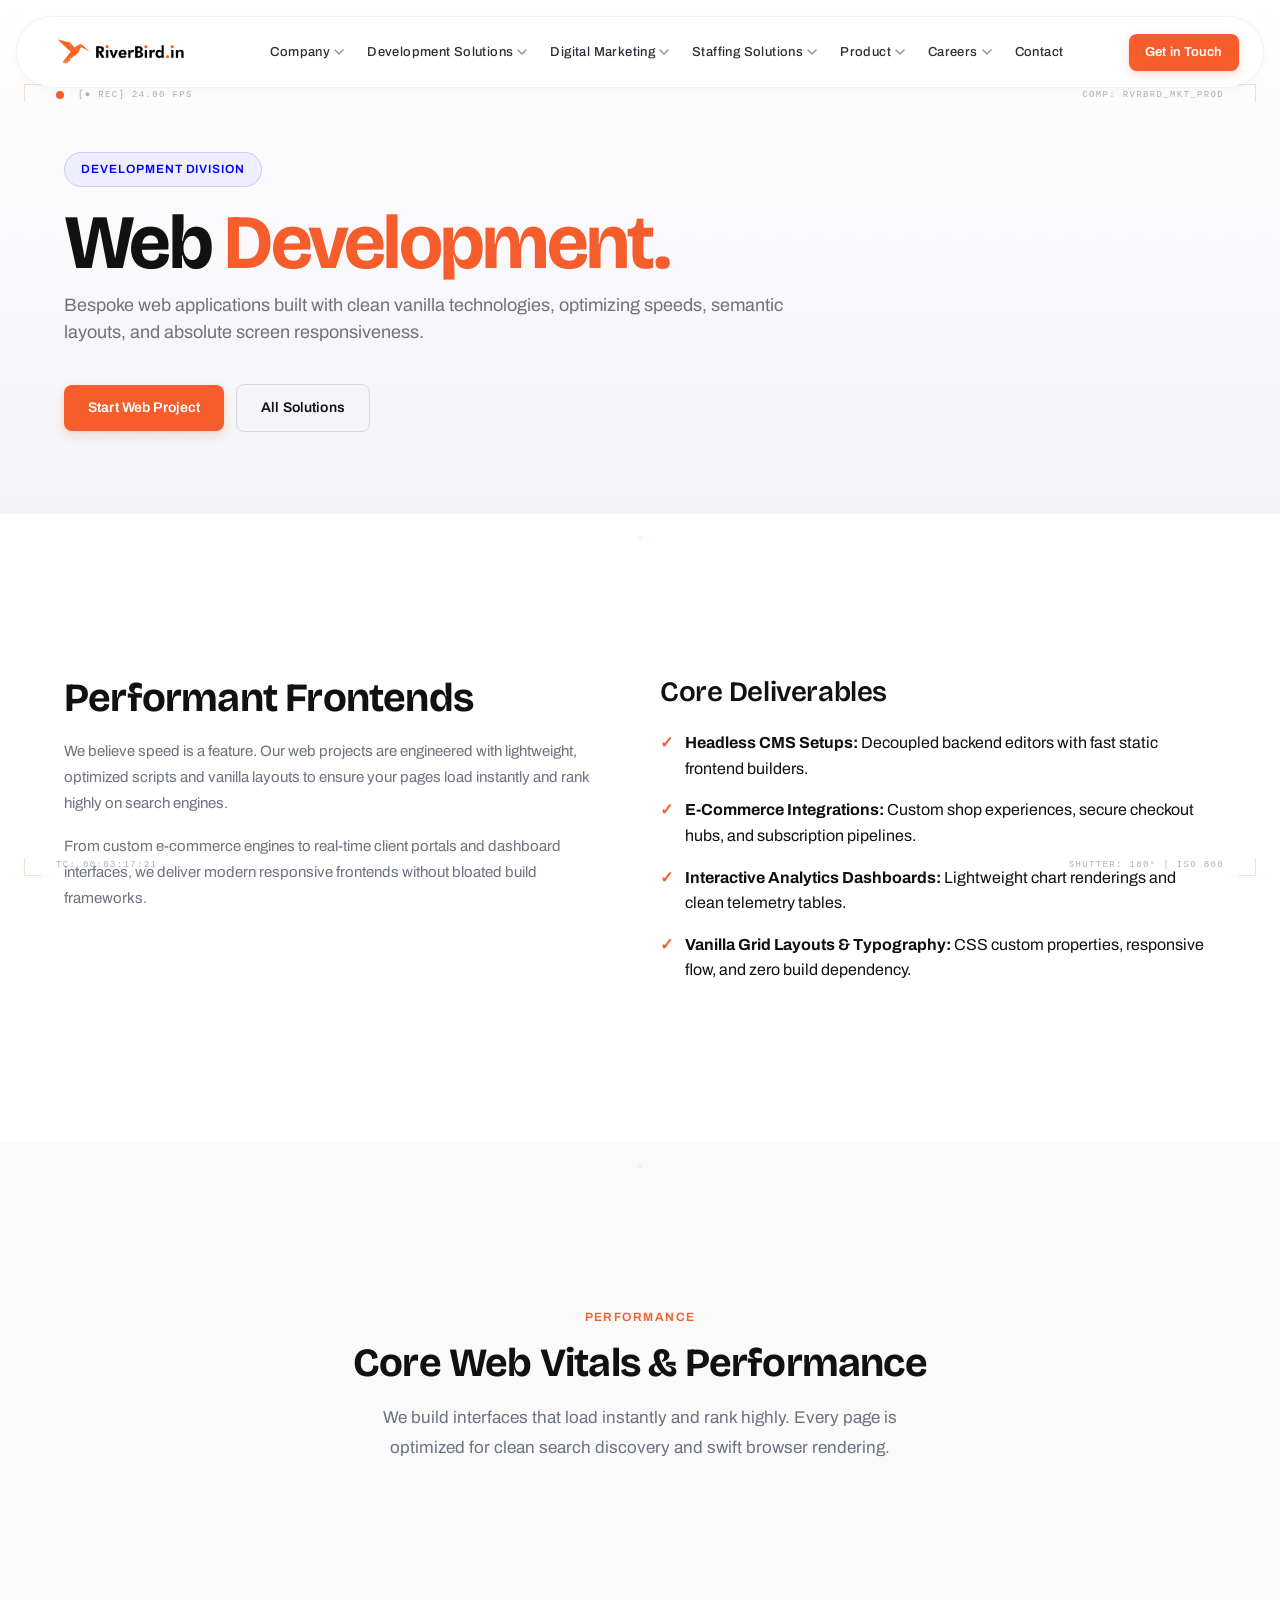
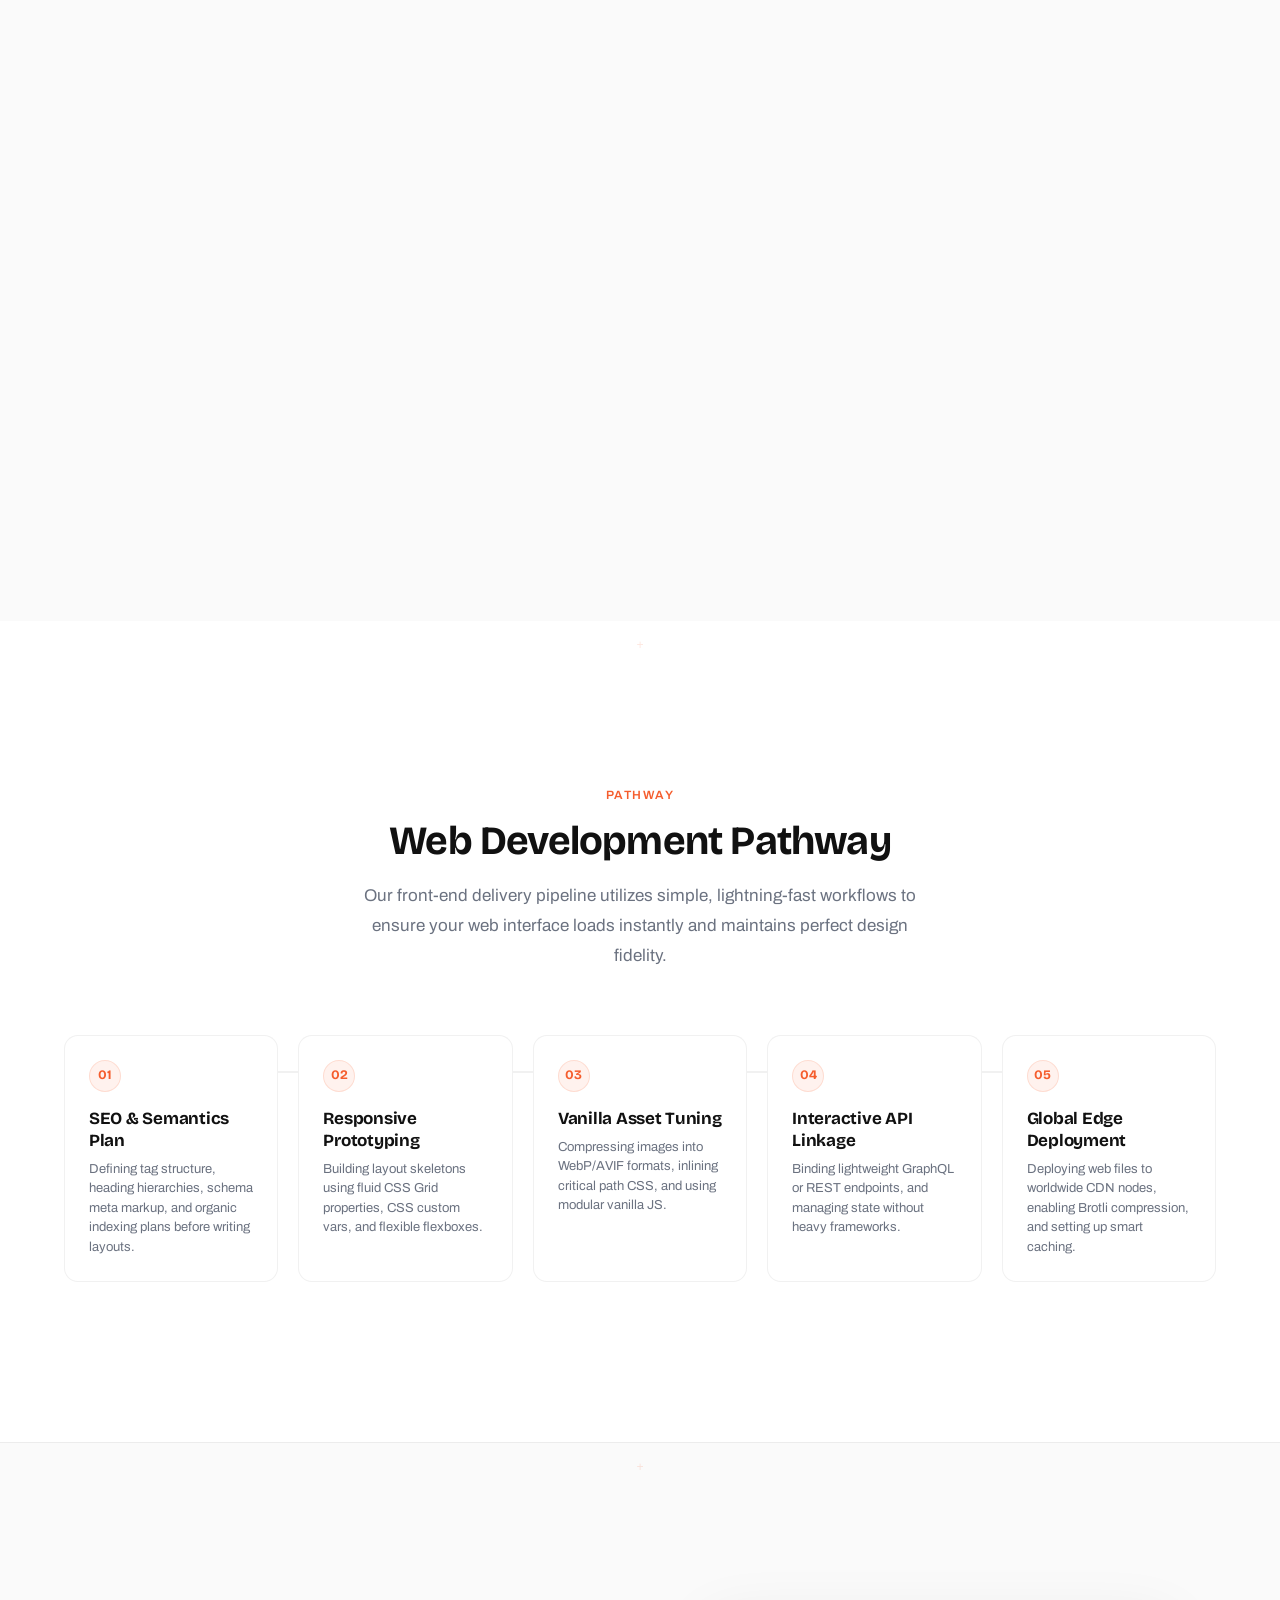
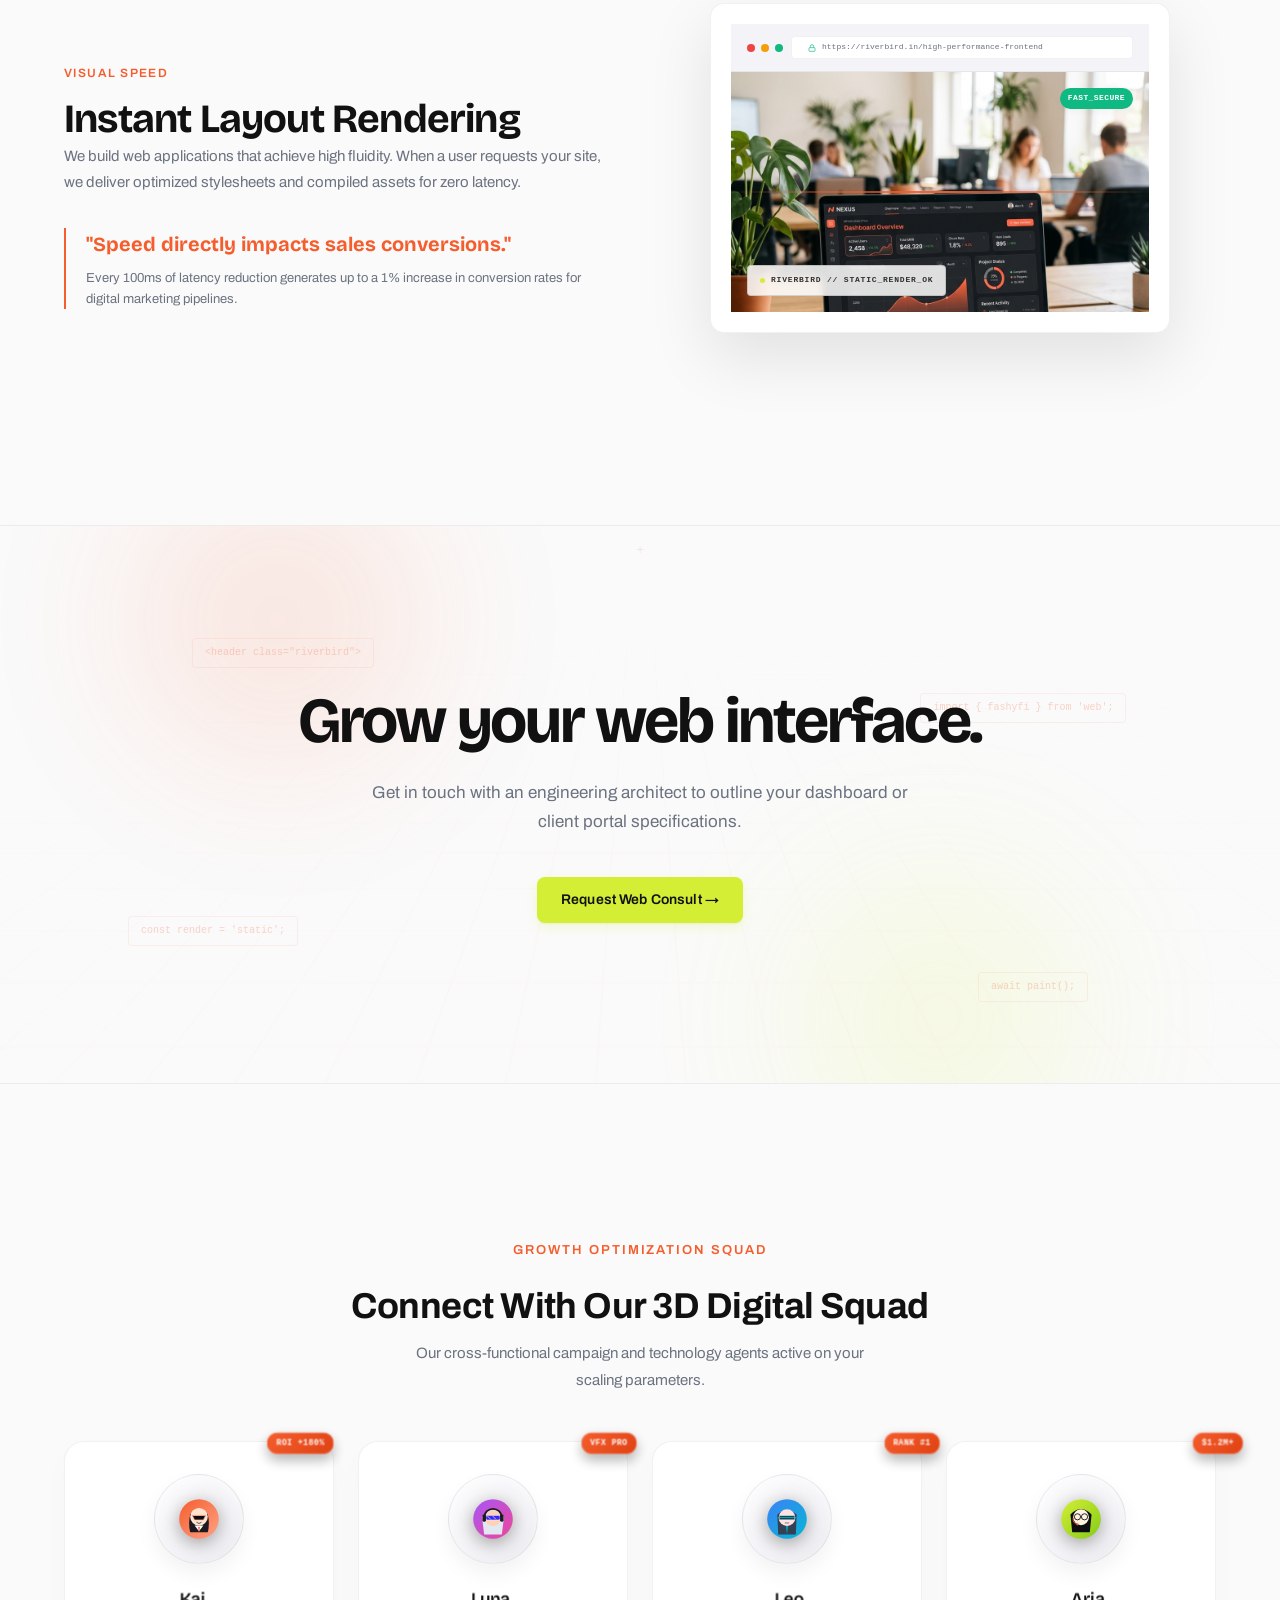
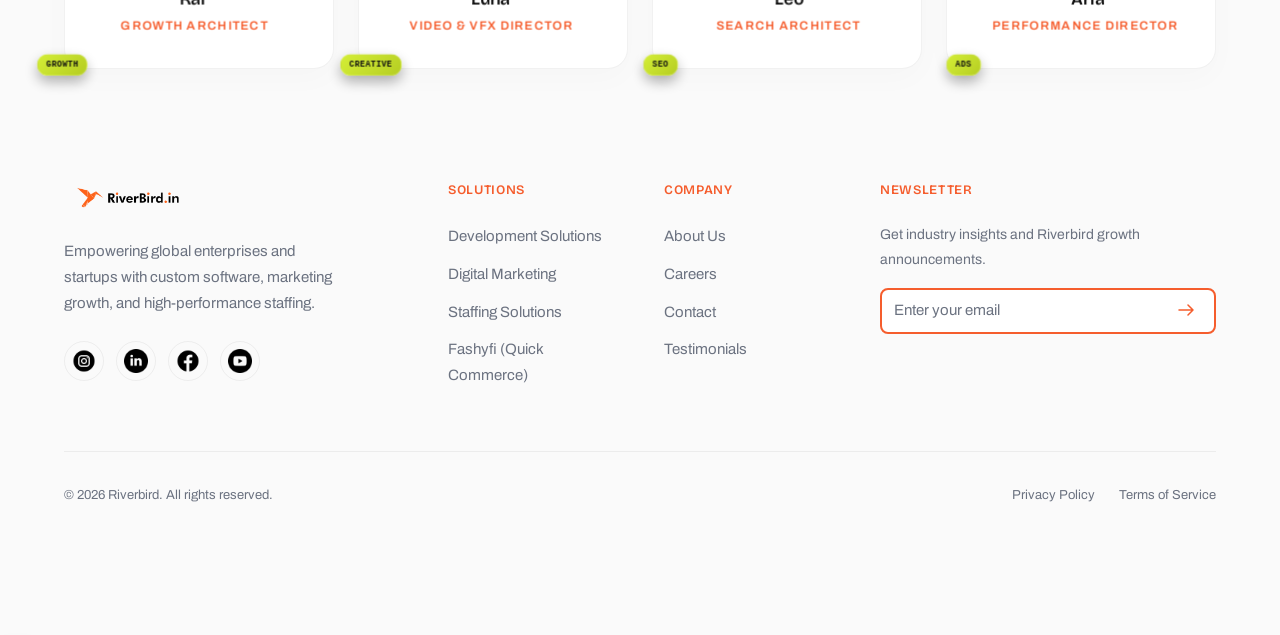
<file: development/web.html>
<!DOCTYPE html>
<html lang="en" data-base="../">
<head>
  <meta charset="UTF-8" />
  <meta name="viewport" content="width=device-width, initial-scale=1.0" />
  <title>Web Development | Riverbird</title>
  <meta name="description" content="Bespoke web applications built with clean vanilla technologies, optimizing speeds, semantic layouts, and absolute screen responsiveness." />
  
  <link rel="preconnect" href="https://fonts.googleapis.com" />
  <link rel="preconnect" href="https://fonts.gstatic.com" crossorigin />
  <link rel="stylesheet" href="../assets/css/main.css" />

  <link class="apple-touch-icon" sizes="180x180" href="../assets/img/apple-touch-icon.png">
  <link rel="icon" type="image/png" sizes="32x32" href="../assets/img/favicon-32x32.png">
  <link rel="icon" type="image/png" sizes="16x16" href="../assets/img/favicon-16x16.png">
  <link rel="shortcut icon" href="../assets/img/favicon.ico">
  <link rel="manifest" href="../assets/img/site.webmanifest">
  <meta name="theme-color" content="#F55D2D">
</head>
<body data-page="development-sub">

  <a href="#main-content" class="skip-link">Skip to Content</a>

  <div class="cursor-glow"></div>
  <canvas class="liquid-canvas"></canvas>
  <div id="header-slot"></div>

  <main id="main-content" class="liquid-wrapper">

    <section class="hero hero--service">
      <div class="container hero__container">
        <div class="hero__content reveal">
          <span class="hero__label hero__label--staffing">Development Division</span>
          <h1 class="display-text hero__title">
            Web <span class="text-primary-color">Development.</span>
          </h1>
          <p class="hero__desc">
            Bespoke web applications built with clean vanilla technologies, optimizing speeds, semantic layouts, and absolute screen responsiveness.
          </p>
          <div class="hero__actions">
            <a href="../contact/index.html" class="btn btn--primary magnetic-btn">Start Web Project</a>
            <a href="index.html" class="btn btn--outline btn--white magnetic-btn">All Solutions</a>
          </div>
        </div>
      </div>
    </section>

    <section class="section-padding bg-white">
      <div class="container">
        <div class="grid grid-2">
          <div class="reveal">
            <h2 class="h2">Performant Frontends</h2>
            <p class="body-text" style="margin-top: var(--space-16);">
              We believe speed is a feature. Our web projects are engineered with lightweight, optimized scripts and vanilla layouts to ensure your pages load instantly and rank highly on search engines.
            </p>
            <p class="body-text" style="margin-top: var(--space-16);">
              From custom e-commerce engines to real-time client portals and dashboard interfaces, we deliver modern responsive frontends without bloated build frameworks.
            </p>
          </div>
          
          <div class="reveal delay-1">
            <h3 class="h3">Core Deliverables</h3>
            <div class="marketing-features-list" style="display: flex; flex-direction: column; gap: var(--space-16); margin-top: var(--space-20);">
              <div style="display: flex; gap: var(--space-12); align-items: flex-start;">
                <span style="color: var(--color-primary); font-weight: bold;">✓</span>
                <span><strong>Headless CMS Setups:</strong> Decoupled backend editors with fast static frontend builders.</span>
              </div>
              <div style="display: flex; gap: var(--space-12); align-items: flex-start;">
                <span style="color: var(--color-primary); font-weight: bold;">✓</span>
                <span><strong>E-Commerce Integrations:</strong> Custom shop experiences, secure checkout hubs, and subscription pipelines.</span>
              </div>
              <div style="display: flex; gap: var(--space-12); align-items: flex-start;">
                <span style="color: var(--color-primary); font-weight: bold;">✓</span>
                <span><strong>Interactive Analytics Dashboards:</strong> Lightweight chart renderings and clean telemetry tables.</span>
              </div>
              <div style="display: flex; gap: var(--space-12); align-items: flex-start;">
                <span style="color: var(--color-primary); font-weight: bold;">✓</span>
                <span><strong>Vanilla Grid Layouts & Typography:</strong> CSS custom properties, responsive flow, and zero build dependency.</span>
              </div>
            </div>
          </div>
        </div>
      </div>
    </section>

    <section class="section-padding bg-light">
      <div class="container">
        <div class="section-header center">
          <span class="label-text">Performance</span>
          <h2 class="h2">Core Web Vitals & Performance</h2>
          <p class="body-text">We build interfaces that load instantly and rank highly. Every page is optimized for clean search discovery and swift browser rendering.</p>
        </div>

        <div class="telemetry-dashboard">
          <div class="telemetry-card reveal">
            <h3 class="telemetry-title">Optimization Benchmarks</h3>
            <p class="telemetry-desc">We follow strict Google Lighthouse metrics to achieve high search rankings and frictionless client interactions.</p>
            
            <div class="metrics-grid">
              <div class="metric-item">
                <div>
                  <div class="metric-val">100<span style="font-size: 1.25rem;">/100</span></div>
                  <div class="metric-label">Lighthouse Performance</div>
                </div>
                <div class="metric-details">Optimized asset bundles, clean script paths.</div>
              </div>
              <div class="metric-item">
                <div>
                  <div class="metric-val">0.3<span style="font-size: 1.25rem;">s</span></div>
                  <div class="metric-label">First Contentful Paint</div>
                </div>
                <div class="metric-details">Instant paint, inline key styles, fast response.</div>
              </div>
              <div class="metric-item">
                <div>
                  <div class="metric-val">0.00<span style="font-size: 1.25rem;"></span></div>
                  <div class="metric-label">Cumulative Layout Shift</div>
                </div>
                <div class="metric-details">Zero content jumping during document load.</div>
              </div>
              <div class="metric-item">
                <div>
                  <div class="metric-val">8.4<span style="font-size: 1.25rem;">KB</span></div>
                  <div class="metric-label">Base Bundle Weight</div>
                </div>
                <div class="metric-details">Ultra lightweight, no framework overhead.</div>
              </div>
            </div>
          </div>

          <!-- Visual: Lighthouse Gauge SVG -->
          <div class="schematic-panel reveal delay-1" style="padding: var(--space-24); min-height: auto; display: flex; align-items: center; justify-content: center;">
            <div class="schematic-container">
              <!-- Inline SVG Lighthouse Graphic -->
              <svg class="schematic-svg" viewBox="0 0 400 300" fill="none" xmlns="http://www.w3.org/2000/svg">
                <!-- Background Grid Lines -->
                <path d="M 0 50 L 400 50 M 0 100 L 400 100 M 0 150 L 400 150 M 0 200 L 400 200 M 0 250 L 400 250" stroke="rgba(17, 17, 17, 0.02)" stroke-width="1" />
                <path d="M 50 0 L 50 300 M 100 0 L 100 300 M 150 0 L 150 300 M 200 0 L 200 300 M 250 0 L 250 300 M 300 0 L 300 300 M 350 0 L 350 300" stroke="rgba(17, 17, 17, 0.02)" stroke-width="1" />
                
                <!-- Circular Gauge -->
                <circle cx="200" cy="140" r="70" stroke="rgba(17, 17, 17, 0.04)" stroke-width="12" />
                <circle class="progress-ring-circle" cx="200" cy="140" r="70" stroke="var(--color-primary)" stroke-width="12" stroke-dasharray="440" stroke-dashoffset="0" stroke-linecap="round" />
                
                <text x="200" y="148" text-anchor="middle" fill="var(--color-primary)" font-family="var(--font-primary)" font-size="36" font-weight="800">100</text>
                <text x="200" y="235" text-anchor="middle" fill="var(--color-text-dark)" font-family="var(--font-secondary)" font-size="10" font-weight="700" letter-spacing="0.1em">PERFORMANCE SCORE</text>
                
                <!-- Speed rays -->
                <line x1="200" y1="40" x2="200" y2="25" stroke="var(--color-primary)" stroke-width="2" stroke-linecap="round" />
                <line x1="270" y1="140" x2="285" y2="140" stroke="var(--color-primary)" stroke-width="2" stroke-linecap="round" />
                <line x1="130" y1="140" x2="115" y2="140" stroke="var(--color-primary)" stroke-width="2" stroke-linecap="round" />
                <line x1="250" y1="90" x2="260" y2="80" stroke="var(--color-primary)" stroke-width="2" stroke-linecap="round" />
                <line x1="150" y1="90" x2="140" y2="80" stroke="var(--color-primary)" stroke-width="2" stroke-linecap="round" />
              </svg>
            </div>
            <div style="position: absolute; bottom: var(--space-16); right: var(--space-20); font-family: monospace; font-size: 8px; color: var(--color-primary); font-weight: 600; letter-spacing: 0.1em; display: flex; align-items: center; gap: 4px;">
              <span class="sync-ping" style="width: 5px; height: 5px; background: var(--color-primary);"></span> RIVERBIRD // SEO_100
            </div>
          </div>
        </div>
      </div>
    </section>
 
    <section class="section-padding bg-white">
      <div class="container">
        <div class="section-header center">
          <span class="label-text">Pathway</span>
          <h2 class="h2">Web Development Pathway</h2>
          <p class="body-text">Our front-end delivery pipeline utilizes simple, lightning-fast workflows to ensure your web interface loads instantly and maintains perfect design fidelity.</p>
        </div>
 
        <div class="timeline-pathway" data-stagger>
          <div class="timeline-node reveal stagger-item">
            <div class="timeline-badge">01</div>
            <h3 class="timeline-title">SEO & Semantics Plan</h3>
            <p class="timeline-desc">Defining tag structure, heading hierarchies, schema meta markup, and organic indexing plans before writing layouts.</p>
          </div>
          
          <div class="timeline-node reveal stagger-item">
            <div class="timeline-badge">02</div>
            <h3 class="timeline-title">Responsive Prototyping</h3>
            <p class="timeline-desc">Building layout skeletons using fluid CSS Grid properties, CSS custom vars, and flexible flexboxes.</p>
          </div>
          
          <div class="timeline-node reveal stagger-item">
            <div class="timeline-badge">03</div>
            <h3 class="timeline-title">Vanilla Asset Tuning</h3>
            <p class="timeline-desc">Compressing images into WebP/AVIF formats, inlining critical path CSS, and using modular vanilla JS.</p>
          </div>
          
          <div class="timeline-node reveal stagger-item">
            <div class="timeline-badge">04</div>
            <h3 class="timeline-title">Interactive API Linkage</h3>
            <p class="timeline-desc">Binding lightweight GraphQL or REST endpoints, and managing state without heavy frameworks.</p>
          </div>
          
          <div class="timeline-node reveal stagger-item">
            <div class="timeline-badge">05</div>
            <h3 class="timeline-title">Global Edge Deployment</h3>
            <p class="timeline-desc">Deploying web files to worldwide CDN nodes, enabling Brotli compression, and setting up smart caching.</p>
          </div>
        </div>
      </div>
    </section>
 
    <section class="section-padding bg-light border-top">
      <div class="container">
        <div class="grid grid-2" style="align-items: center; gap: var(--space-48);">
          <div class="reveal">
            <span class="label-text">Visual Speed</span>
            <h2 class="h2">Instant Layout Rendering</h2>
            <p class="body-text">We build web applications that achieve high fluidity. When a user requests your site, we deliver optimized stylesheets and compiled assets for zero latency.</p>
            
            <div style="margin-top: var(--space-32); border-left: 2px solid var(--color-primary); padding-left: var(--space-20);">
              <div style="font-family: var(--font-primary); font-size: 1.25rem; font-weight: 700; color: var(--color-primary);">"Speed directly impacts sales conversions."</div>
              <p class="body-text body-small" style="margin-top: var(--space-8);">Every 100ms of latency reduction generates up to a 1% increase in conversion rates for digital marketing pipelines.</p>
            </div>
          </div>
          
          <div class="reveal delay-1" style="display: flex; justify-content: center; width: 100%;">
            <!-- Browser Frame Mockup representing a Video/Interactive Loop -->
            <div class="hud-panel" style="background: var(--color-bg-white); border-radius: var(--radius-md); overflow: hidden; box-shadow: var(--shadow-xl); border: 1px solid var(--color-border); position: relative; max-width: 460px; width: 100%;">
              <!-- Browser Header -->
              <div style="background: var(--color-bg-alt); padding: var(--space-12) var(--space-16); display: flex; align-items: center; gap: 8px; border-bottom: 1px solid var(--color-border);">
                <div style="display: flex; gap: 6px;">
                  <span style="width: 8px; height: 8px; background: #EF4444; border-radius: 50%;"></span>
                  <span style="width: 8px; height: 8px; background: #F59E0B; border-radius: 50%;"></span>
                  <span style="width: 8px; height: 8px; background: #10B981; border-radius: 50%;"></span>
                </div>
                <!-- Mock URL bar -->
                <div style="background: var(--color-bg-white); padding: 4px var(--space-16); border-radius: var(--radius-xs); border: 1px solid var(--color-border); font-family: monospace; font-size: 8px; color: var(--color-text-muted); flex-grow: 1; text-align: left; display: flex; align-items: center; gap: 6px;">
                  <svg width="8" height="8" viewBox="0 0 24 24" fill="none" stroke="currentColor" stroke-width="2" style="color: var(--color-success);"><rect x="3" y="11" width="18" height="11" rx="2" ry="2"></rect><path d="M7 11V7a5 5 0 0 1 10 0v4"></path></svg>
                  https://riverbird.in/high-performance-frontend
                </div>
              </div>
              <!-- Browser Content area -->
              <div style="position: relative; overflow: hidden; padding: 0; background: #fafafa; display: flex; align-items: center; justify-content: center; height: 240px;">
                <img src="../assets/img/web_dev_media.png" alt="SaaS Website Dashboard Mockup" style="width: 100%; height: 100%; object-fit: cover; object-position: top center;" />
                <!-- Glowing radar scan line sweep (simulated video overlay) -->
                <div class="web-scanner-line"></div>
                <!-- Floating badge and coordinate info -->
                <div style="position: absolute; top: var(--space-16); right: var(--space-16); background: var(--color-success); color: white; padding: 4px 8px; border-radius: var(--radius-full); font-size: 8px; font-weight: 700; letter-spacing: 0.05em; box-shadow: var(--shadow-sm); z-index: 2;">FAST_SECURE</div>
                <div style="position: absolute; bottom: var(--space-16); left: var(--space-16); font-family: monospace; font-size: 8px; color: rgba(17, 17, 17, 0.85); background: rgba(255, 255, 255, 0.85); padding: var(--space-8) var(--space-12); border-radius: var(--radius-xs); border: 1px solid rgba(17, 17, 17, 0.15); backdrop-filter: blur(4px); z-index: 2; letter-spacing: 0.1em; display: flex; align-items: center; gap: 6px; font-weight: 600;">
                  <span class="sync-ping" style="width: 5px; height: 5px; margin: 0; display: inline-block;"></span> RIVERBIRD // STATIC_RENDER_OK
                </div>
              </div>
            </div>
          </div>
        </div>
      </div>
    </section>
 
    <section class="cta-section">
      <!-- Background visuals -->
      <div class="cta-bg-visual">
        <div class="cta-orb cta-orb--1"></div>
        <div class="cta-orb cta-orb--2"></div>
        <div class="cta-grid-panning"></div>
        <div class="cta-code-bubble" style="top: 20%; left: 15%; animation-delay: 0s;">&lt;header class="riverbird"&gt;</div>
        <div class="cta-code-bubble" style="top: 70%; left: 10%; animation-delay: 2s;">const render = 'static';</div>
        <div class="cta-code-bubble" style="top: 30%; right: 12%; animation-delay: 4s;">import { fashyfi } from 'web';</div>
        <div class="cta-code-bubble" style="top: 80%; right: 15%; animation-delay: 1s;">await paint();</div>
      </div>
      <div class="container cta__container">
        <h2 class="display-text cta__title" style="font-size: clamp(2.5rem, 5vw, 4rem);">Grow your web interface.</h2>
        <p class="cta__desc">Get in touch with an engineering architect to outline your dashboard or client portal specifications.</p>
        <div>
          <a href="../contact/index.html" class="btn btn--secondary magnetic-btn">Request Web Consult &rarr;</a>
        </div>
      </div>

  </main>

  <div id="footer-slot"></div>
  <script type="module" src="../assets/js/core/app.js"></script>
</body>
</html>
</file>
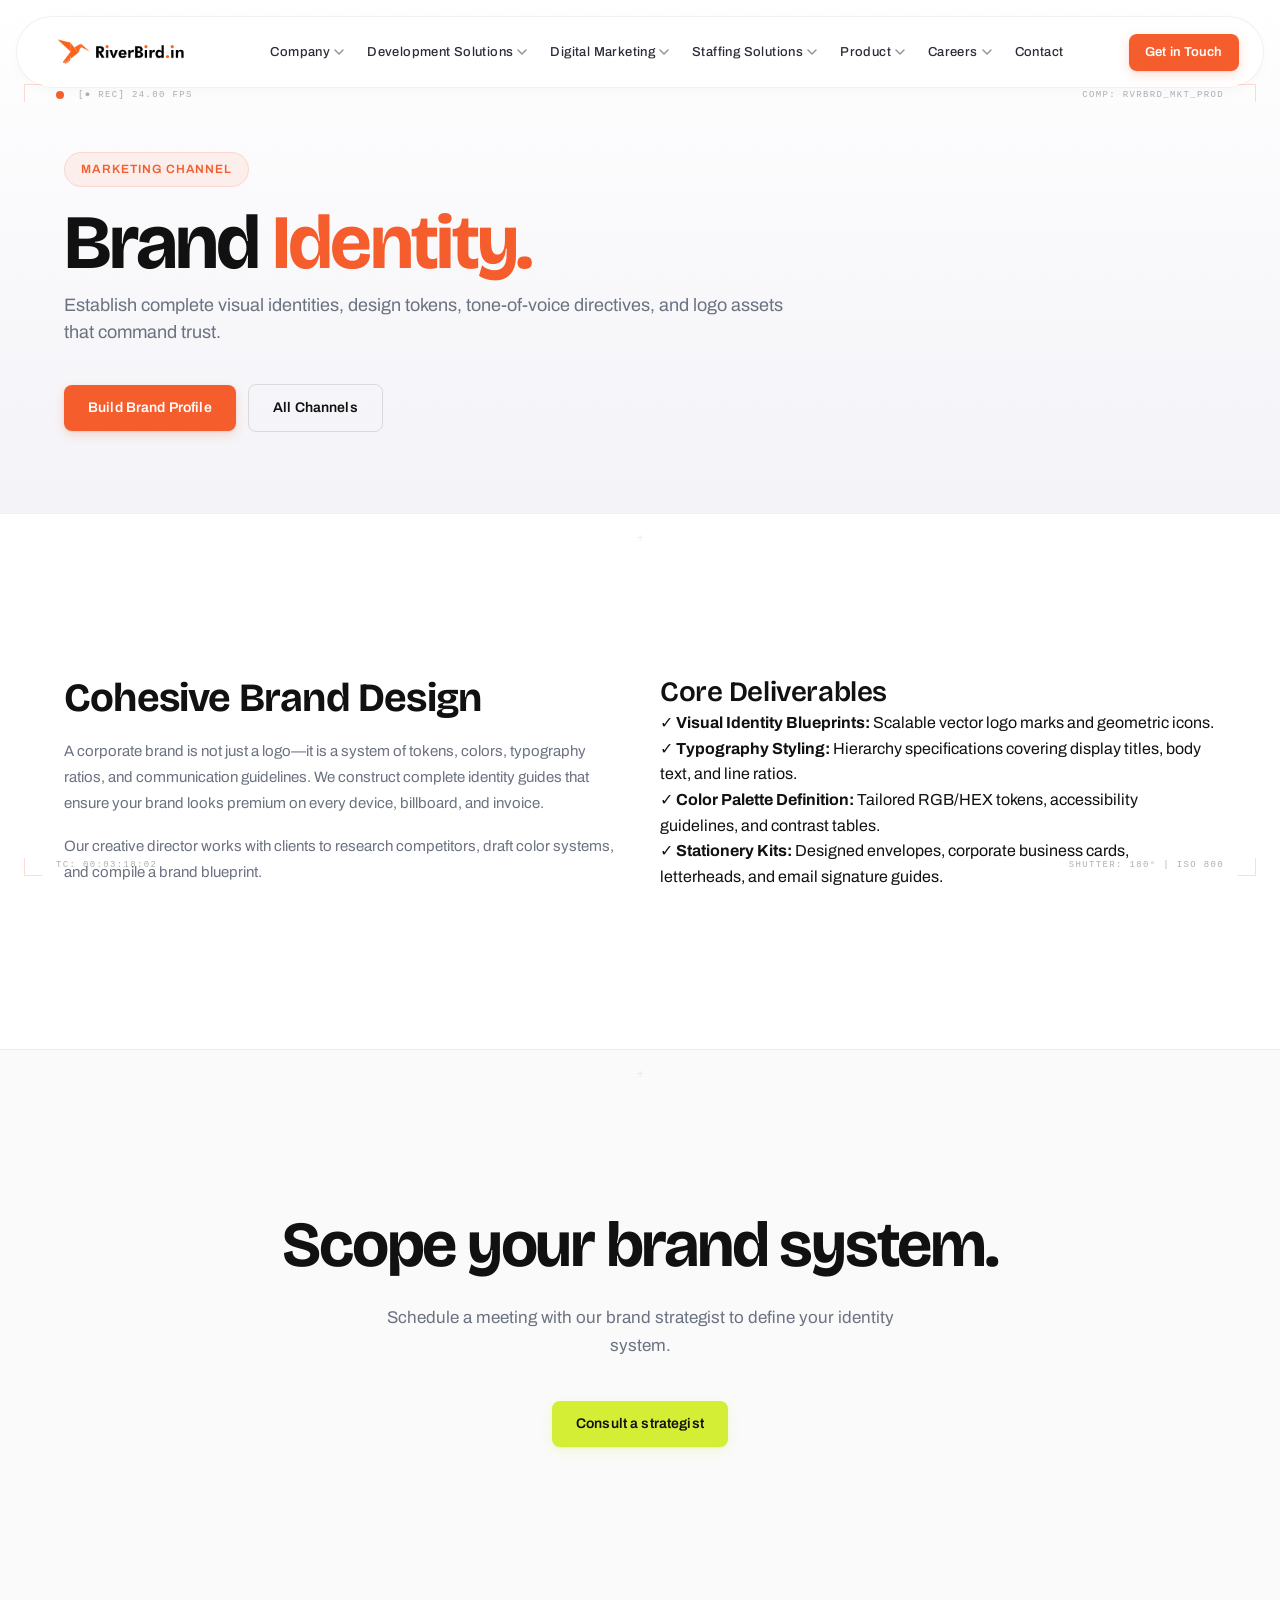
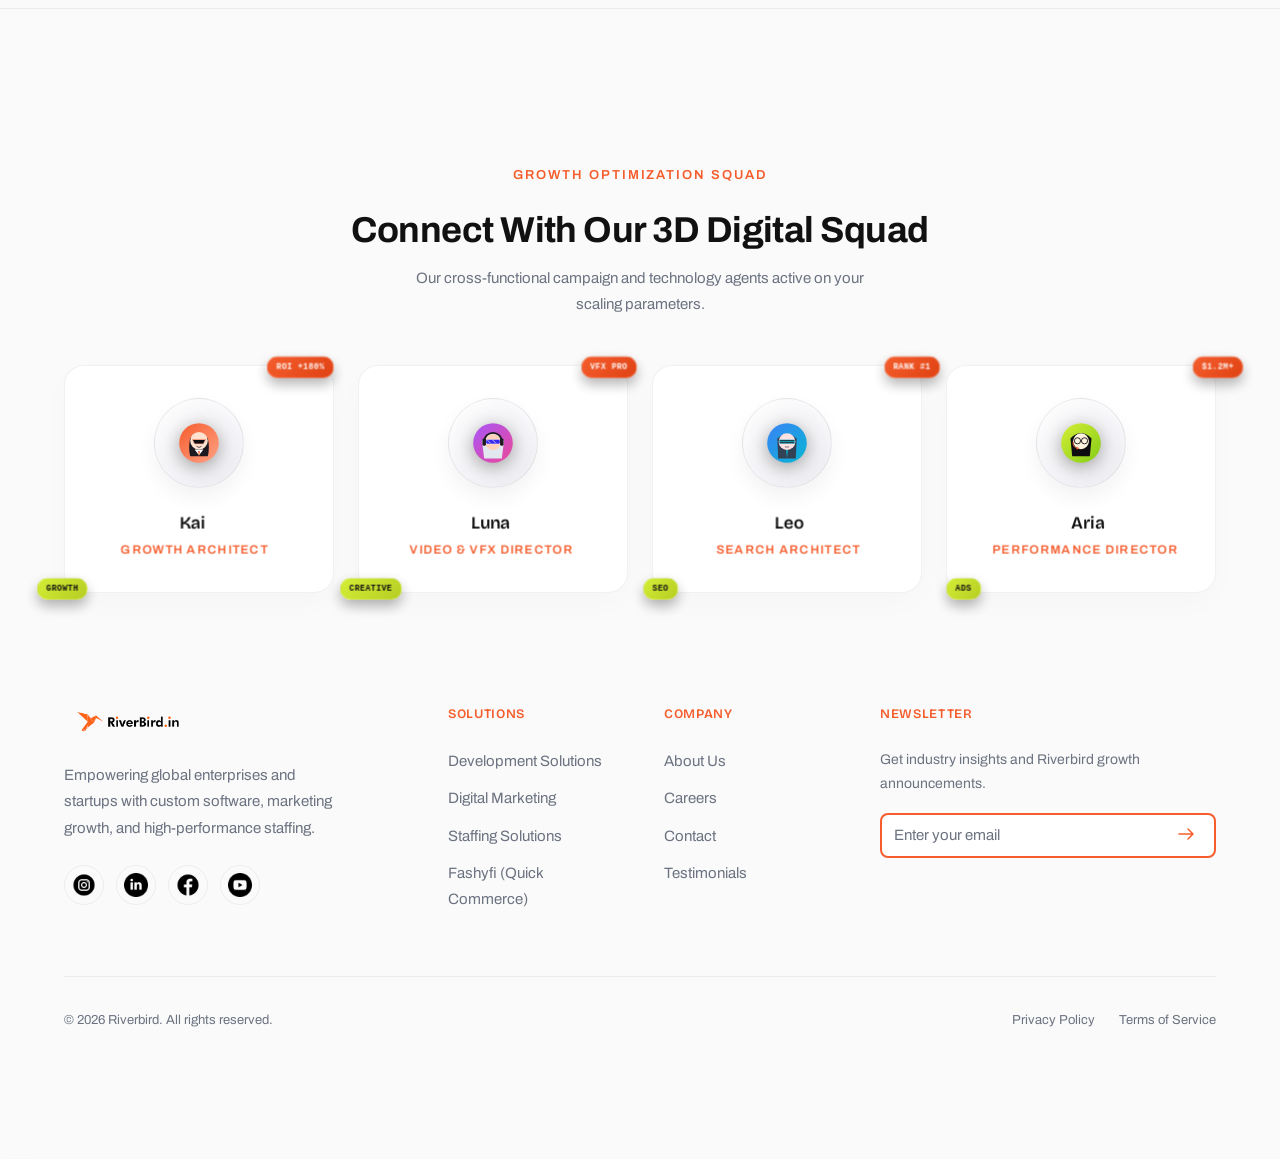
<file: digital-marketing/brand-identity.html>
<!DOCTYPE html>
<html lang="en" data-base="../">
<head>
  <meta charset="UTF-8" />
  <meta name="viewport" content="width=device-width, initial-scale=1.0" />
  <title>Brand Identity | Riverbird</title>
  <meta name="description" content="Establish complete visual identities, design tokens, tone-of-voice directives, and logo assets that command trust." />
  
  <link rel="preconnect" href="https://fonts.googleapis.com" />
  <link rel="preconnect" href="https://fonts.gstatic.com" crossorigin />
  <link rel="stylesheet" href="../assets/css/main.css" />

  <link rel="apple-touch-icon" sizes="180x180" href="../assets/img/apple-touch-icon.png">
  <link rel="icon" type="image/png" sizes="32x32" href="../assets/img/favicon-32x32.png">
  <link rel="icon" type="image/png" sizes="16x16" href="../assets/img/favicon-16x16.png">
  <link rel="shortcut icon" href="../assets/img/favicon.ico">
  <link rel="manifest" href="../assets/img/site.webmanifest">
  <meta name="theme-color" content="#F55D2D">
</head>
<body data-page="digital-marketing-sub">

  <a href="#main-content" class="skip-link">Skip to Content</a>

  <div class="cursor-glow"></div>
  <canvas class="liquid-canvas"></canvas>
  <div id="header-slot"></div>

  <main id="main-content" class="liquid-wrapper">

    <section class="hero hero--service">
      <div class="container hero__container">
        <div class="hero__content reveal">
          <span class="hero__label hero__label--marketing">Marketing Channel</span>
          <h1 class="display-text hero__title">
            Brand <span class="text-primary-color">Identity.</span>
          </h1>
          <p class="hero__desc">
            Establish complete visual identities, design tokens, tone-of-voice directives, and logo assets that command trust.
          </p>
          <div class="hero__actions">
            <a href="../contact/index.html" class="btn btn--primary magnetic-btn">Build Brand Profile</a>
            <a href="index.html" class="btn btn--outline btn--white magnetic-btn">All Channels</a>
          </div>
        </div>
      </div>
    </section>

    <section class="section-padding bg-white">
      <div class="container">
        <div class="grid grid-2">
          <div class="reveal">
            <h2 class="h2">Cohesive Brand Design</h2>
            <p class="body-text" style="margin-top: var(--space-16);">
              A corporate brand is not just a logo—it is a system of tokens, colors, typography ratios, and communication guidelines. We construct complete identity guides that ensure your brand looks premium on every device, billboard, and invoice.
            </p>
            <p class="body-text" style="margin-top: var(--space-16);">
              Our creative director works with clients to research competitors, draft color systems, and compile a brand blueprint.
            </p>
          </div>
          
          <div class="reveal delay-1">
            <h3 class="h3">Core Deliverables</h3>
            <div class="marketing-features-list">
              <div class="marketing-feature-item">
                <span>✓</span>
                <span><strong>Visual Identity Blueprints:</strong> Scalable vector logo marks and geometric icons.</span>
              </div>
              <div class="marketing-feature-item">
                <span>✓</span>
                <span><strong>Typography Styling:</strong> Hierarchy specifications covering display titles, body text, and line ratios.</span>
              </div>
              <div class="marketing-feature-item">
                <span>✓</span>
                <span><strong>Color Palette Definition:</strong> Tailored RGB/HEX tokens, accessibility guidelines, and contrast tables.</span>
              </div>
              <div class="marketing-feature-item">
                <span>✓</span>
                <span><strong>Stationery Kits:</strong> Designed envelopes, corporate business cards, letterheads, and email signature guides.</span>
              </div>
            </div>
          </div>
        </div>
      </div>
    </section>

    <section class="cta-section">
      <div class="container cta__container">
        <h2 class="display-text cta__title" style="font-size: clamp(2.5rem, 5vw, 4rem);">Scope your brand system.</h2>
        <p class="cta__desc">Schedule a meeting with our brand strategist to define your identity system.</p>
        <div>
          <a href="../contact/index.html" class="btn btn--secondary magnetic-btn">Consult a strategist</a>
        </div>
      </div>
    </section>

  </main>

  <div id="footer-slot"></div>
  <script type="module" src="../assets/js/core/app.js"></script>
</body>
</html>
</file>
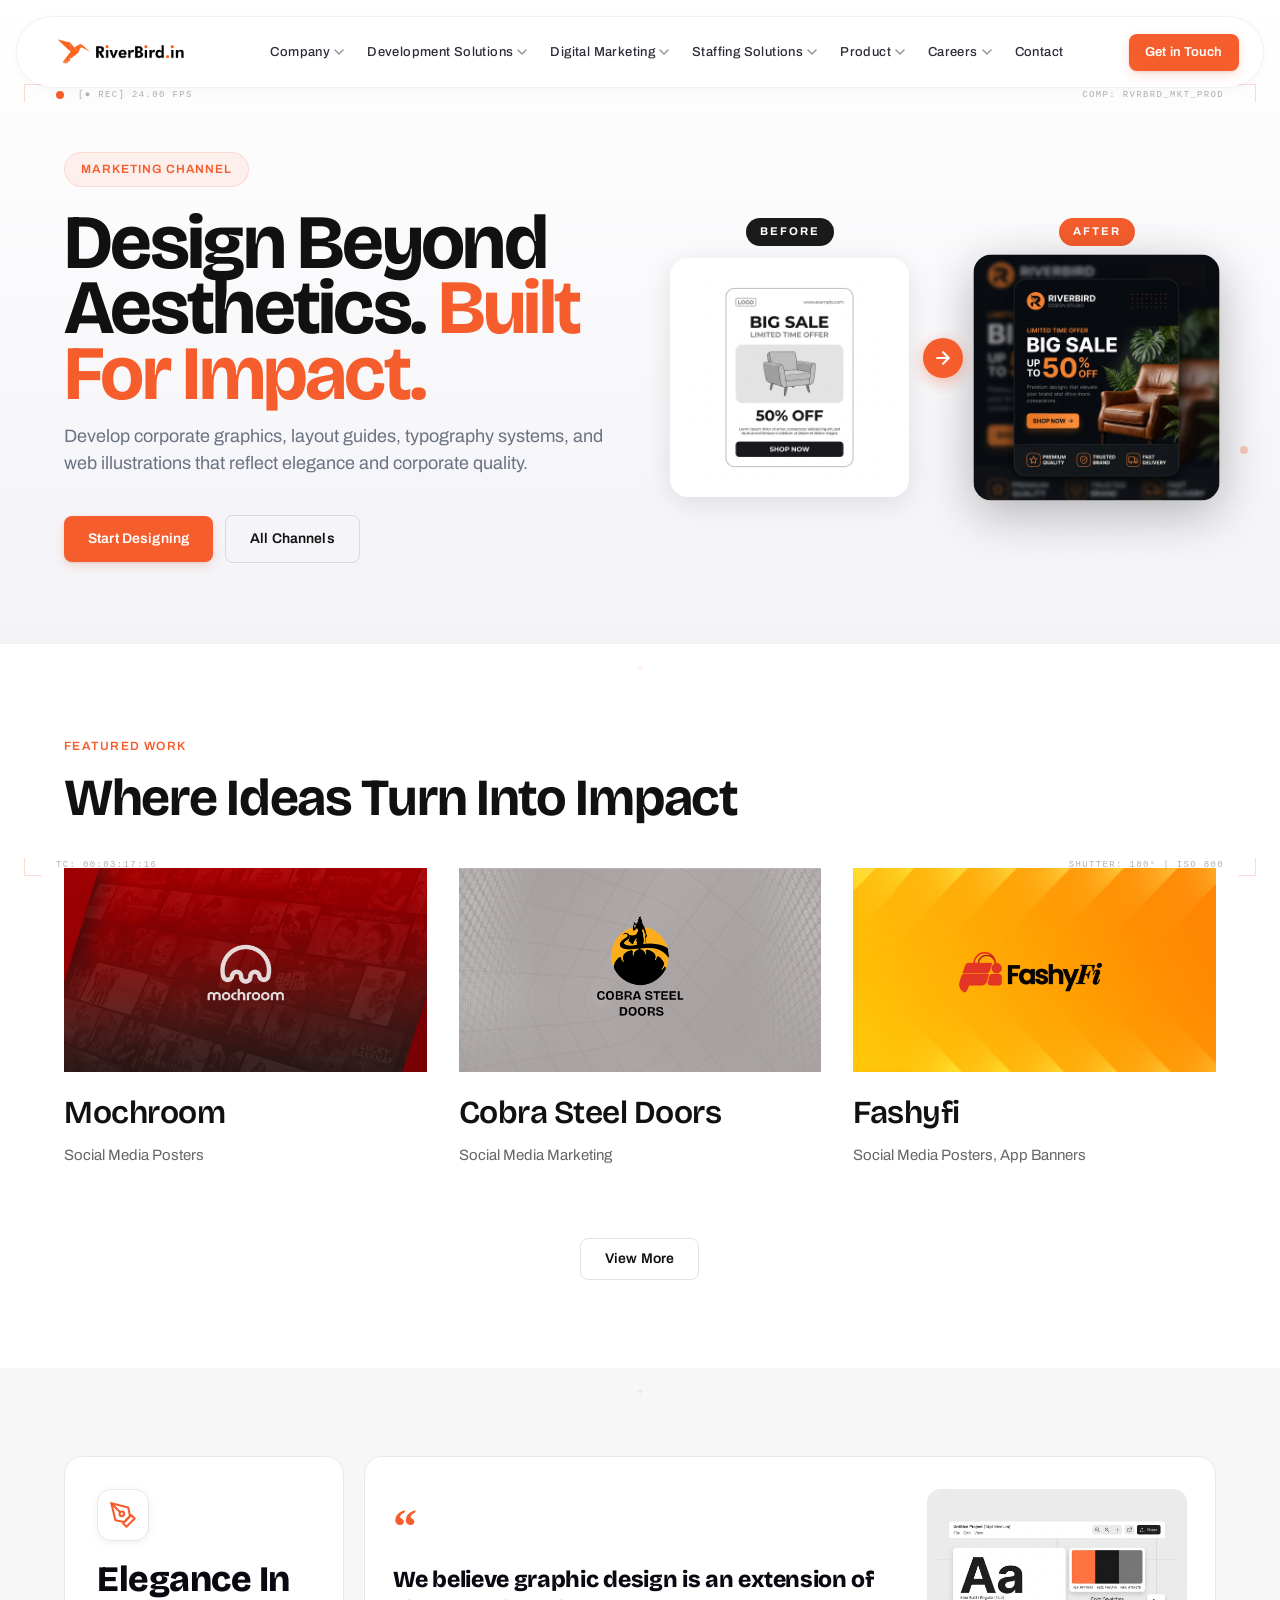
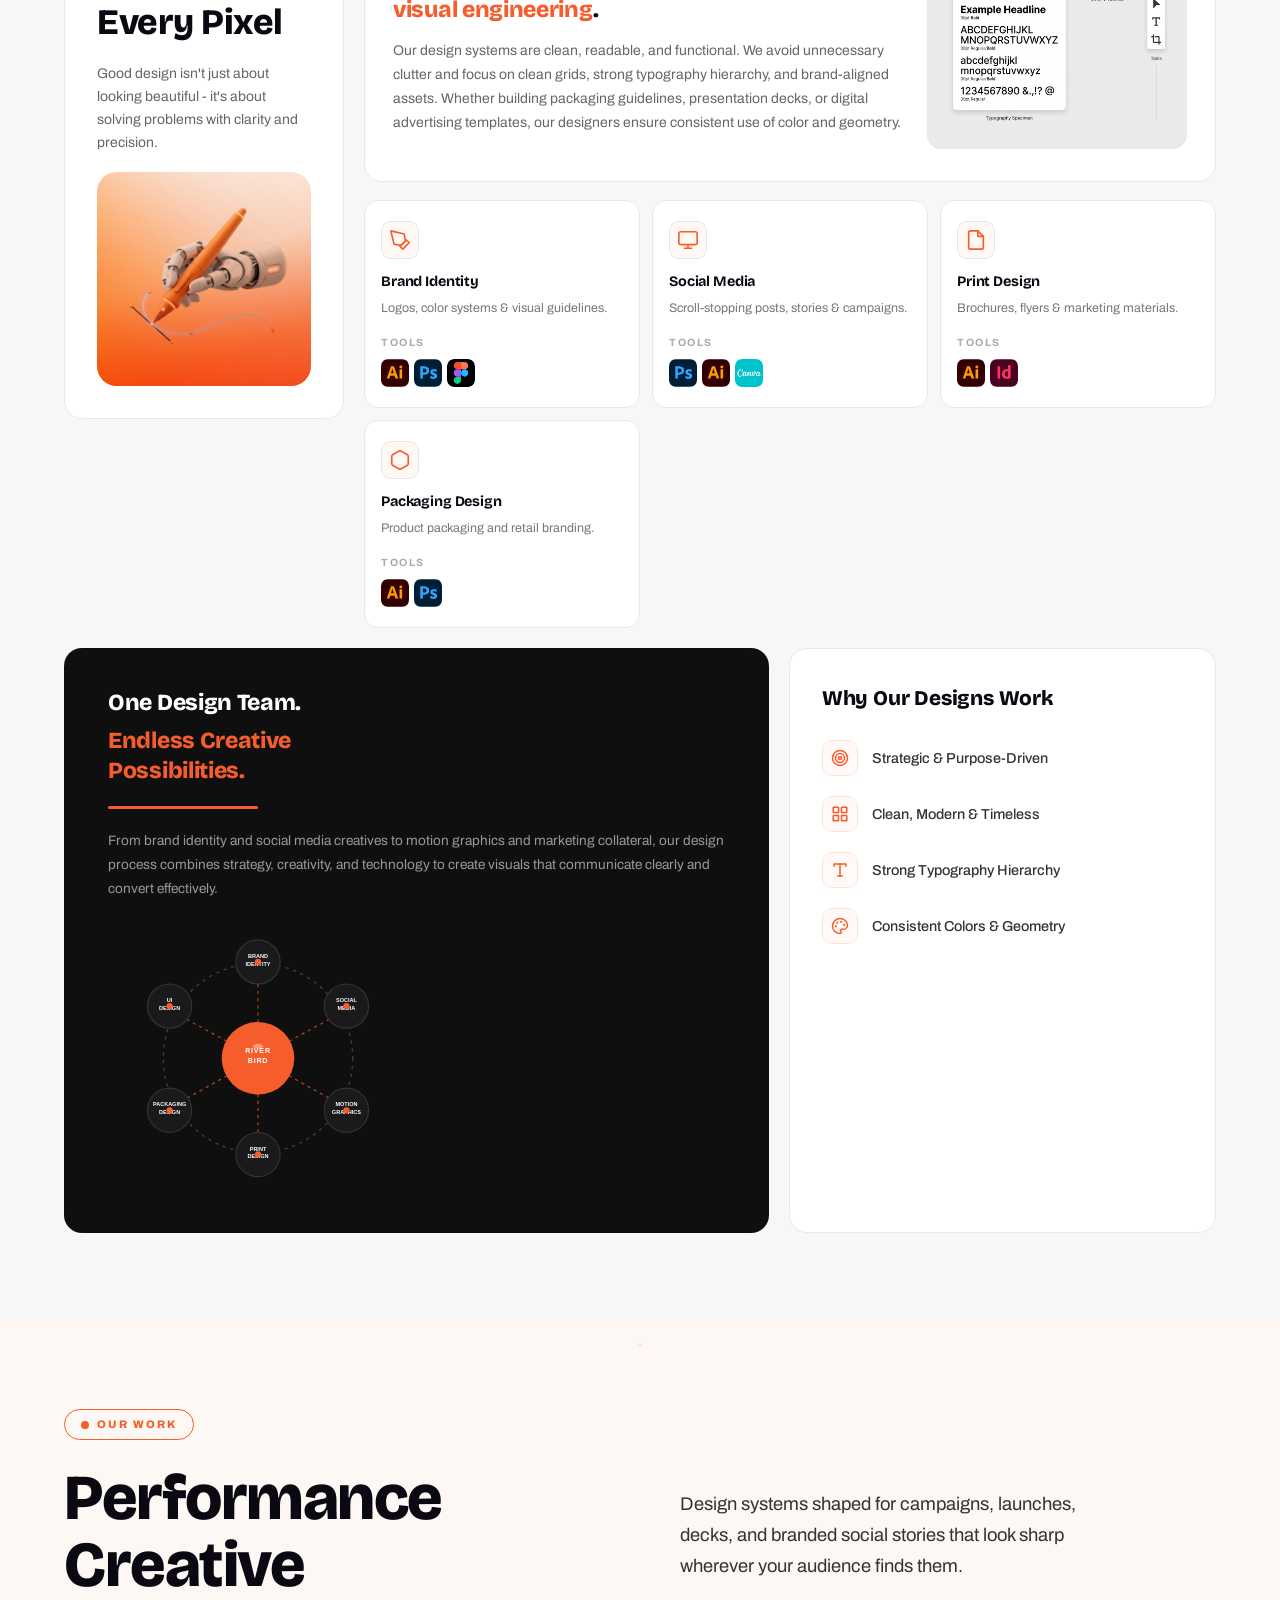
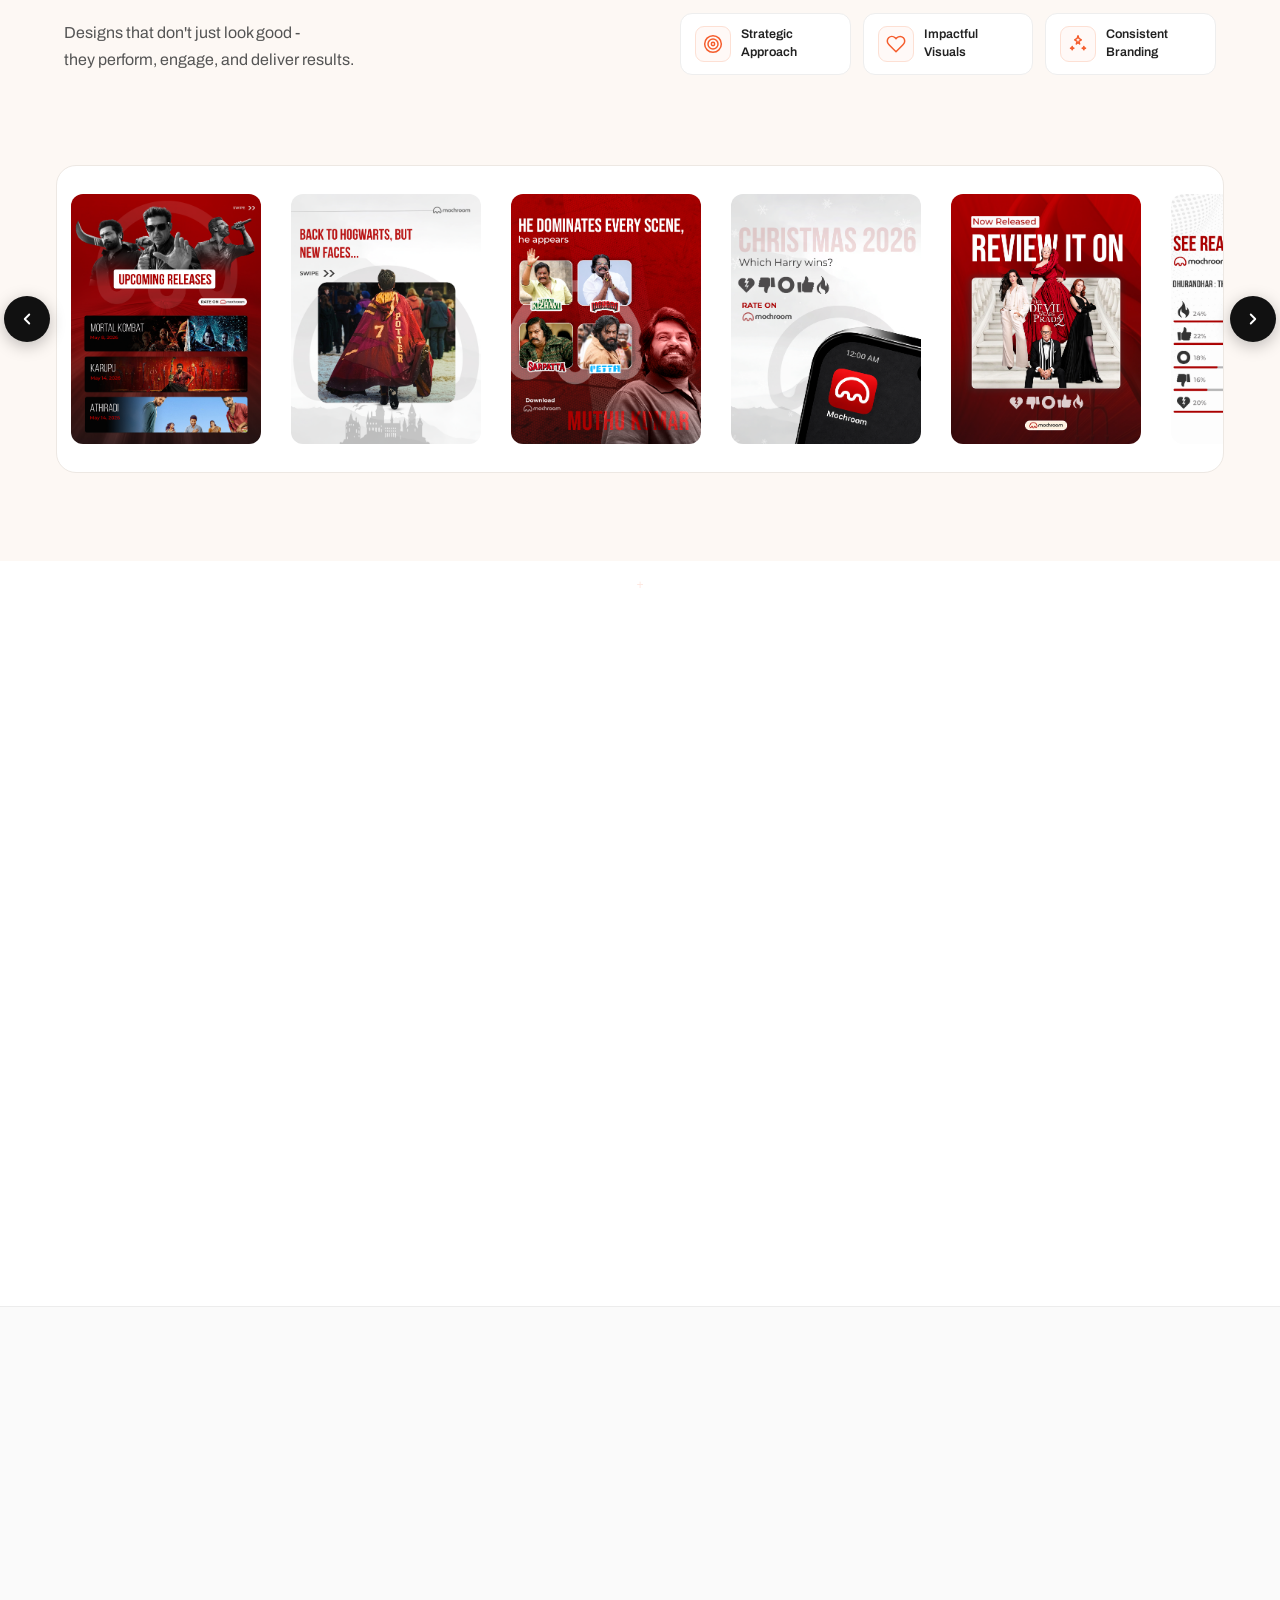
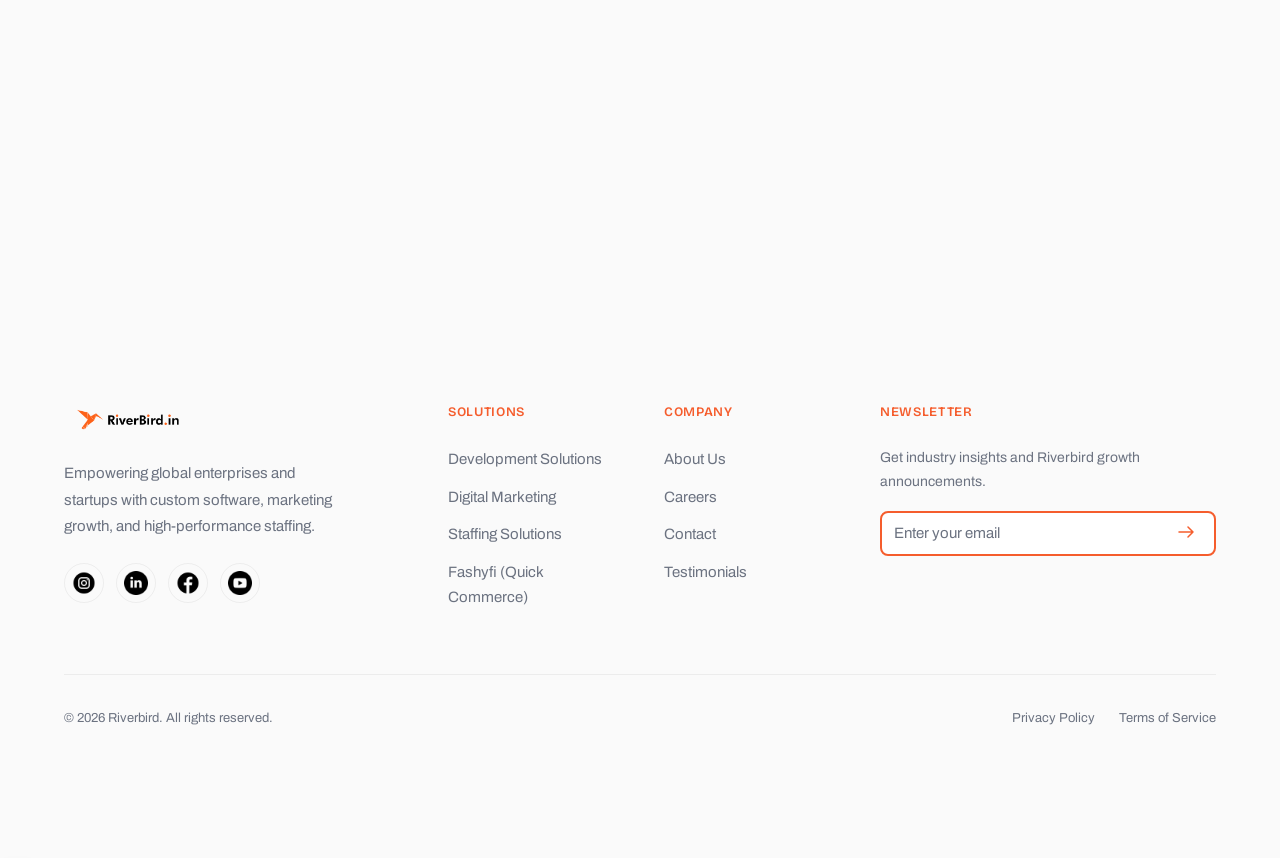
<file: digital-marketing/graphic-design.html>
<!DOCTYPE html>
<html lang="en" data-base="../">

<head>
  <meta charset="UTF-8" />
  <meta name="viewport" content="width=device-width, initial-scale=1.0" />
  <title>Graphic Design | Riverbird</title>
  <meta name="description"
    content="Develop corporate graphics, layout guides, and illustrations that reflect elegance and corporate quality." />

  <link rel="preconnect" href="https://fonts.googleapis.com" />
  <link rel="preconnect" href="https://fonts.gstatic.com" crossorigin />
  <link rel="stylesheet" href="../assets/css/main.css" />

  <link rel="apple-touch-icon" sizes="180x180" href="../assets/img/apple-touch-icon.png">
  <link rel="icon" type="image/png" sizes="32x32" href="../assets/img/favicon-32x32.png">
  <link rel="icon" type="image/png" sizes="16x16" href="../assets/img/favicon-16x16.png">
  <link rel="shortcut icon" href="../assets/img/favicon.ico">
  <link rel="manifest" href="../assets/img/site.webmanifest">
  <meta name="theme-color" content="#F55D2D">
</head>

<body data-page="digital-marketing-sub">

  <a href="#main-content" class="skip-link">Skip to Content</a>

  <div class="cursor-glow"></div>
  <canvas class="liquid-canvas"></canvas>
  <div id="header-slot"></div>

  <main id="main-content" class="liquid-wrapper">

    <section class="hero hero--service hero--graphic-design">
      <div class="container hero__container hero__container--split">

        <!-- LEFT: existing text content (unchanged) -->
        <div class="hero__content reveal">
          <span class="hero__label hero__label--marketing">Marketing Channel</span>
          <h1 class="display-text hero__title">
            Design Beyond Aesthetics. <span class="text-primary-color">Built For Impact.</span>
          </h1>
          <p class="hero__desc">
            Develop corporate graphics, layout guides, typography systems, and web illustrations that reflect elegance
            and corporate quality.
          </p>
          <div class="hero__actions">
            <a href="../contact/index.html" class="btn btn--primary magnetic-btn">Start Designing</a>
            <a href="index.html" class="btn btn--outline btn--white magnetic-btn">All Channels</a>
          </div>
        </div>

        <!-- RIGHT: Before/After images -->
        <div class="hero__visual reveal delay-2">

          <!-- BEFORE image -->
          <div class="ba-img-panel">
            <span class="ba-label ba-label--before">BEFORE</span>
            <img src="../assets/img/graphic-designs/ba_before_card.png" alt="Before: plain generic design"
              class="ba-card-img" />
          </div>

          <!-- Arrow -->
          <div class="ba-arrow">
            <svg width="20" height="20" viewBox="0 0 24 24" fill="none" stroke="white" stroke-width="2.5"
              stroke-linecap="round" stroke-linejoin="round">
              <path d="M5 12h14M12 5l7 7-7 7" />
            </svg>
          </div>

          <!-- AFTER image -->
          <div class="ba-img-panel">
            <span class="ba-label ba-label--after">AFTER</span>
            <img src="../assets/img/graphic-designs/ba_after_card.png" alt="After: Riverbird premium branded design"
              class="ba-card-img ba-card-img--after" />
          </div>

        </div><!-- /hero__visual -->

      </div><!-- /container -->
    </section>

    <!-- PROCESS STEPS BAR -->
    <!--div class="process-steps-bar">
      <div class="container">
        <div class="process-steps">

          <div class="process-step">
            <div class="process-step__icon">
              <svg width="22" height="22" viewBox="0 0 24 24" fill="none" stroke="#f55d2d" stroke-width="1.8"
                stroke-linecap="round" stroke-linejoin="round">
                <circle cx="12" cy="12" r="10" />
                <line x1="12" y1="8" x2="12" y2="12" />
                <line x1="12" y1="16" x2="12.01" y2="16" />
              </svg>
            </div>
            <div>
              <div class="process-step__title">Understand</div>
              <div class="process-step__sub">Your Idea</div>
            </div>
          </div>

          <div class="process-step__arrow">
            <svg width="20" height="20" viewBox="0 0 24 24" fill="none" stroke="#ccc" stroke-width="2"
              stroke-linecap="round" stroke-linejoin="round">
              <path d="M5 12h14M12 5l7 7-7 7" />
            </svg>
          </div>

          <div class="process-step">
            <div class="process-step__icon">
              <svg width="22" height="22" viewBox="0 0 24 24" fill="none" stroke="#f55d2d" stroke-width="1.8"
                stroke-linecap="round" stroke-linejoin="round">
                <path d="M12 20h9" />
                <path d="M16.5 3.5a2.121 2.121 0 0 1 3 3L7 19l-4 1 1-4 12.5-12.5z" />
              </svg>
            </div>
            <div>
              <div class="process-step__title">Design</div>
              <div class="process-step__sub">With Purpose</div>
            </div>
          </div>

          <div class="process-step__arrow">
            <svg width="20" height="20" viewBox="0 0 24 24" fill="none" stroke="#ccc" stroke-width="2"
              stroke-linecap="round" stroke-linejoin="round">
              <path d="M5 12h14M12 5l7 7-7 7" />
            </svg>
          </div>

          <div class="process-step">
            <div class="process-step__icon">
              <svg width="22" height="22" viewBox="0 0 24 24" fill="none" stroke="#f55d2d" stroke-width="1.8"
                stroke-linecap="round" stroke-linejoin="round">
                <path d="M12 2l1.09 3.26L16 7l-2.91 1.74L14 12l-2-1.5L10 12l.91-3.26L8 7l2.91-1.74z" />
                <path d="M19 15l.5 1.5 1.5.5-1.5.5-.5 1.5-.5-1.5-1.5-.5 1.5-.5z" />
                <path d="M5 15l.5 1.5 1.5.5-1.5.5L5 19l-.5-1.5-1.5-.5 1.5-.5z" />
              </svg>
            </div>
            <div>
              <div class="process-step__title">Refine</div>
              <div class="process-step__sub">To Perfection</div>
            </div>
          </div>

          <div class="process-step__arrow">
            <svg width="20" height="20" viewBox="0 0 24 24" fill="none" stroke="#ccc" stroke-width="2"
              stroke-linecap="round" stroke-linejoin="round">
              <path d="M5 12h14M12 5l7 7-7 7" />
            </svg>
          </div>

          <div class="process-step">
            <div class="process-step__icon">
              <svg width="22" height="22" viewBox="0 0 24 24" fill="none" stroke="#f55d2d" stroke-width="1.8"
                stroke-linecap="round" stroke-linejoin="round">
                <path d="M4.5 16.5c-1.5 1.26-2 5-2 5s3.74-.5 5-2c.71-.84.7-2.13-.09-2.91a2.18 2.18 0 0 0-2.91-.09z" />
                <path
                  d="m12 15-3-3a22 22 0 0 1 2-3.95A12.88 12.88 0 0 1 22 2c0 2.72-.78 7.5-6 11a22.35 22.35 0 0 1-4 2z" />
                <path d="M9 12H4s.55-3.03 2-4c1.62-1.08 5 0 5 0" />
                <path d="M12 15v5s3.03-.55 4-2c1.08-1.62 0-5 0-5" />
              </svg>
            </div>
            <div>
              <div class="process-step__title">Deliver</div>
              <div class="process-step__sub">Real Impact</div>
            </div>
          </div>

        </div>
      </div>
    </div-->




    <section class="portfolio-showcase">

      <div class="container">

        <div class="portfolio-showcase__header">
          <span class="label-text">Featured Work</span>
          <h2 class="h1">Where Ideas Turn Into Impact</h2>
        </div>

        <div class="portfolio-grid">

          <article class="portfolio-card">
            <img src="../assets/img/graphic-designs/mochroom_cover.jpeg" alt="">
            <h3>Mochroom</h3>
            <p>Social Media Posters</p>
          </article>

          <article class="portfolio-card">
            <img src="../assets/img/graphic-designs/cobra_Steel_Doors_cover.jpeg" alt="">
            <h3>Cobra Steel Doors</h3>
            <p>Social Media Marketing</p>
          </article>

          <article class="portfolio-card">
            <img src="../assets/img/graphic-designs/fashyfi_cover.jpeg" alt="">
            <h3>Fashyfi</h3>
            <p>Social Media Posters, App Banners</p>
          </article>

        </div>
        <div class="portfolio-btn-wrap">
          <button class="btn btn--outline magnetic-btn" id="openPortfolioModal">
            View More
          </button>
        </div>
      </div>

      <!-- PORTFOLIO POPUP -->
      <div class="portfolio-modal" id="portfolioModal">
        <div class="portfolio-popup">

          <button class="portfolio-close">&times;</button>

          <div class="drag-cursor">
            <span>DRAG</span>
          </div>


          <div class="portfolio-popup-header">
            <span class="label-text">FEATURED WORK</span>
            <h2 class="h1">Where Ideas Turn Into Impact</h2>
          </div>

          <div class="portfolio-carousel">


            <div class="portfolio-track">

              <div class="portfolio-item">
                <img src="../assets/img/RiverBird_Ore_logo.png" alt="">
              </div>

              <div class="portfolio-item">
                <img src="../assets/img/RiverBird_Ore_logo.png" alt="">
              </div>

              <div class="portfolio-item">
                <img src="../assets/img/RiverBird_Ore_logo.png" alt="">
              </div>

              <div class="portfolio-item">
                <img src="../assets/img/RiverBird_Ore_logo.png" alt="">
              </div>

              <div class="portfolio-item">
                <img src="../assets/img/RiverBird_Ore_logo.png" alt="">
              </div>

              <div class="portfolio-item">
                <img src="../assets/img/RiverBird_Ore_logo.png" alt="">
              </div>

              <div class="portfolio-item">
                <img src="../assets/img/RiverBird_Ore_logo.png" alt="">
              </div>

              <div class="portfolio-item">
                <img src="../assets/img/RiverBird_Ore_logo.png" alt="">
              </div>

              <div class="portfolio-item">
                <img src="../assets/img/RiverBird_Ore_logo.png" alt="">
              </div>

              <div class="portfolio-item">
                <img src="../assets/img/RiverBird_Ore_logo.png" alt="">
              </div>

              <div class="portfolio-item">
                <img src="../assets/img/RiverBird_Ore_logo.png" alt="">
              </div>

              <div class="portfolio-item">
                <img src="../assets/img/RiverBird_Ore_logo.png" alt="">
              </div>

            </div>

          </div>
          <div class="portfolio-drag-indicator">

            <svg xmlns="http://www.w3.org/2000/svg" width="22" height="22" viewBox="0 0 24 24" fill="none">

              <path d="M0 0h24v24H0z" fill="none" />

              <path stroke="currentColor" stroke-linecap="round" stroke-linejoin="round" stroke-width="1.5"
                d="M20.964 4h-3.992m3.992 0c0 .56-1.491 1.607-1.996 2m1.996-2c0-.56-1.491-1.607-1.996-2M3 4h3.99M3 4c0-.56 1.492-1.607 1.996-2M3 4c0 .56 1.492 1.607 1.996 2m4.819 16v-.94a3 3 0 0 0-.598-1.798l-3.823-5.109c-.317-.424-.554-.939-.408-1.449c.36-1.259 1.782-2.378 3.373-.407l1.6 1.708V3.594c.098-1.83 3.174-2.407 3.491 0v5.933c1.483-.19 8.466.851 7.45 5.265l-.144.636c-.207.918-.815 2.552-1.486 3.508c-.7.995-.373 2.6-.453 3.066" />
            </svg>

            <span>DRAG TO EXPLORE</span>

          </div>
        </div>

      </div>

    </section>




    <!-- ===== ELEGANCE BENTO SECTION ===== -->
    <section class="eip-section bg-white">
      <div class="container">

        <!-- TOP ROW: Left narrow col + Right wide col -->
        <div class="eip-top-row">

          <!-- LEFT NARROW COLUMN -->
          <div class="eip-left-col reveal">

            <!-- Icon box -->
            <div class="eip-icon-box">
              <svg width="28" height="28" viewBox="0 0 24 24" fill="none" stroke="#f55d2d" stroke-width="1.8"
                stroke-linecap="round" stroke-linejoin="round">
                <path d="M12 19l7-7 3 3-7 7-3-3z" />
                <path d="M18 13l-1.5-7.5L2 2l3.5 14.5L13 18l5-5z" />
                <path d="M2 2l7.586 7.586" />
                <circle cx="11" cy="11" r="2" />
              </svg>
            </div>

            <!-- Heading -->
            <h2 class="eip-heading">
              Elegance In<br>
              Every Pixel
            </h2>
            <p class="eip-subtext">
              Good design isn't just about looking beautiful - it's about solving problems with clarity and precision.
            </p>

            <!-- 3D pen-tool image card -->
            <div class="eip-img-card">
              <img src="../assets/img/graphic-designs/eip_pen_hand.png" alt="3D design pen tool illustration" />
            </div>

          </div>

          <!-- RIGHT WIDE COLUMN -->
          <div class="eip-right-col">

            <!-- Top area: quote text + mockup image side-by-side -->
            <div class="eip-quote-row reveal">

              <!-- Quote text block -->
              <div class="eip-quote-text">
                <div class="eip-quote-icon">&ldquo;</div>
                <h3 class="eip-quote-heading">
                  We believe graphic design is an extension of
                  <span class="eip-quote-orange">visual engineering</span>.
                </h3>
                <p class="eip-quote-body">
                  Our design systems are clean, readable, and functional. We avoid unnecessary clutter and focus on
                  clean grids,
                  strong typography hierarchy, and brand-aligned assets. Whether building packaging guidelines,
                  presentation decks,
                  or digital advertising templates, our designers ensure consistent use of color and geometry.
                </p>
              </div>

              <!-- Mockup image -->
              <div class="eip-mockup-wrap reveal delay-1">
                <img src="../assets/img/graphic-designs/eip_design_mockup.png"
                  alt="Design mockup showing typography and color palette" class="eip-mockup-img" />
              </div>

            </div>

            <!-- 6-column service cards -->
            <div class="eip-service-cards reveal delay-1">

              <div class="eip-service-card">
                <div class="eip-svc-icon">
                  <svg width="22" height="22" viewBox="0 0 24 24" fill="none" stroke="#f55d2d" stroke-width="1.8"
                    stroke-linecap="round" stroke-linejoin="round">
                    <path d="M12 19l7-7 3 3-7 7-3-3z" />
                    <path d="M18 13l-1.5-7.5L2 2l3.5 14.5L13 18l5-5z" />
                  </svg>
                </div>
                <h4 class="eip-service-title">Brand Identity</h4>
                <p class="eip-service-desc">Logos, color systems &amp; visual guidelines.</p>
                <div class="eip-tools-label">TOOLS</div>
                <div class="eip-tools-row">
                  <svg class="eip-tool" xmlns="http://www.w3.org/2000/svg" width="1.03em" height="1em"
                    viewBox="0 0 256 250">
                    <path d="M0 0h256v250H0z" fill="none" />
                    <rect width="256" height="249.6" fill="#300" rx="42.5" />
                    <path fill="#ff9a00"
                      d="M124.054 149.79h-39.67l-8.072 25.073a2.02 2.02 0 0 1-2.061 1.546H54.158q-1.718 0-1.202-1.89l34.347-98.918q.515-1.545 1.03-3.52c.45-2.292.68-4.62.687-6.955a1.063 1.063 0 0 1 1.202-1.203h27.306q1.2 0 1.374.86l38.983 109.908q.515 1.72-1.03 1.718h-22.326a1.59 1.59 0 0 1-1.717-1.202zm-33.488-21.638H117.7l-.387-1.277l-.621-2.022l-.443-1.42l-.707-2.236l-1.503-4.707l-1.322-4.173l-3.433-10.87a334 334 0 0 1-2.46-8.138l-.628-2.21l-.734-2.613l-1.12-4.05l-.21-.763h-.171a139 139 0 0 1-3.136 12.23l-2.548 8.196l-1.402 4.528l-1.415 4.584q-.383 1.242-.765 2.456l-.76 2.398l-.756 2.342l-.752 2.284l-.748 2.227q-.372 1.1-.743 2.17zm90.501-46.025a12.46 12.46 0 0 1-9.445-3.778a13.6 13.6 0 0 1-3.607-9.789a12.6 12.6 0 0 1 3.864-9.53a13.27 13.27 0 0 1 9.165-3.697l.366.004q6.183 0 9.704 3.692a13.26 13.26 0 0 1 3.52 9.531a13.4 13.4 0 0 1-3.692 9.79a13.18 13.18 0 0 1-9.508 3.79zm-11.85 92.564V92.603q-.001-1.546 1.374-1.546h21.124q1.373 0 1.374 1.546v82.088q0 1.72-1.374 1.718h-20.952q-1.464 0-1.541-1.542z" />
                  </svg>

                  <svg class="eip-tool" xmlns="http://www.w3.org/2000/svg" width="1.03em" height="1em"
                    viewBox="0 0 256 250">
                    <path d="M0 0h256v250H0z" fill="none" />
                    <rect width="256" height="249.6" fill="#001e36" rx="42.5" />
                    <path fill="#31a8ff"
                      d="M57.644 175.035V65.297q0-1.201 1.031-1.202l1.087-.003l1.858-.02l2.582-.051l8.65-.183l9.275-.172q4.893-.085 9.702-.086q13.05 0 21.982 3.263a38.1 38.1 0 0 1 14.34 8.758a33.6 33.6 0 0 1 7.814 12.108a40.2 40.2 0 0 1 2.405 13.824q0 13.741-6.355 22.669a35.9 35.9 0 0 1-16.6 12.756l-.573.21c-6.973 2.601-14.695 3.541-23.164 3.6l-1.316.004l-1.953-.01l-.985-.014l-1.098-.026l-.662-.026l-.402-.021l-.989-.036l-1.209-.025l-1.82-.013l-.405-.001v34.263a1.366 1.366 0 0 1-1.546 1.546H58.847q-1.204.001-1.203-1.374M80.84 84.703v35.792q2.23.173 4.12.172h5.668a40.3 40.3 0 0 0 11.533-1.727l.746-.233a18.5 18.5 0 0 0 8.759-5.668q3.228-3.807 3.344-10.492l.005-.499c.09-3.322-.774-6.6-2.491-9.445a16 16 0 0 0-7.47-6.097a31.8 31.8 0 0 0-12.537-2.146l-2.178.006l-1.374.012l-1.311.017l-1.85.036l-1.35.038l-.701.026l-.937.044l-.798.049l-.455.036l-.393.038l-.173.02zm123.93 29.284a40.2 40.2 0 0 0-9.458-3.442l-.76-.164a54.3 54.3 0 0 0-11.009-1.363l-.926-.011a22.2 22.2 0 0 0-6.44.773a5.8 5.8 0 0 0-3.35 2.146a5.4 5.4 0 0 0-.858 2.92a4.56 4.56 0 0 0 1.03 2.747a11.7 11.7 0 0 0 3.235 2.637l.372.197a72 72 0 0 0 7.556 3.52a75 75 0 0 1 16.4 7.814a24.94 24.94 0 0 1 8.416 8.845a23.6 23.6 0 0 1 2.49 10.99a24.7 24.7 0 0 1-4.122 14.169a27.1 27.1 0 0 1-11.936 9.53q-7.556 3.32-18.557 3.432l-.762.004a70 70 0 0 1-13.556-1.188l-.956-.186a46.3 46.3 0 0 1-10.905-3.435a2.22 2.22 0 0 1-1.202-1.89v-18.718a1.01 1.01 0 0 1 .43-.945a.83.83 0 0 1 .944.086a45.9 45.9 0 0 0 13.223 5.238a54.5 54.5 0 0 0 12.537 1.632q6.009 0 8.844-1.546a4.86 4.86 0 0 0 2.834-4.465q0-2.23-2.576-4.293q-1.08-.864-3.097-1.88l-.643-.316l-.686-.323l-.36-.164l-.754-.334l-.393-.17l-.82-.344l-.427-.175l-.886-.355l-.46-.18l-.953-.367l-.997-.373a63 63 0 0 1-15.199-7.728a26.2 26.2 0 0 1-8.071-9.016a23.7 23.7 0 0 1-2.49-10.905a24.6 24.6 0 0 1 3.606-12.88c2.7-4.27 6.576-7.67 11.163-9.788q7.555-3.776 18.89-3.779a83.6 83.6 0 0 1 13.224.945a34.7 34.7 0 0 1 9.206 2.49c.473.136.854.485 1.03.945c.117.419.174.852.172 1.288v17.345c.025.41-.172.803-.515 1.03a1.66 1.66 0 0 1-1.478 0" />
                  </svg>
                  <svg class="eip-tool" xmlns="http://www.w3.org/2000/svg" width="1em" height="1em"
                    viewBox="0 0 256 256">
                    <path d="M0 0h256v256H0z" fill="none" />
                    <g fill="none">
                      <rect width="256" height="256" fill="#000" rx="60" />
                      <g clip-path="url(#SVGXwgIudex)">
                        <path fill="#0acf83"
                          d="M94.347 228c18.4 0 33.333-14.933 33.333-33.333v-33.334H94.347c-18.4 0-33.334 14.934-33.334 33.334S75.947 228 94.347 228" />
                        <path fill="#a259ff"
                          d="M61.013 128c0-18.4 14.934-33.333 33.334-33.333h33.333v66.666H94.347c-18.4 0-33.334-14.933-33.334-33.333" />
                        <path fill="#f24e1e"
                          d="M61.013 61.333C61.013 42.933 75.947 28 94.347 28h33.333v66.667H94.347c-18.4 0-33.334-14.934-33.334-33.334" />
                        <path fill="#ff7262"
                          d="M127.68 28h33.333c18.4 0 33.334 14.933 33.334 33.333s-14.934 33.334-33.334 33.334H127.68z" />
                        <path fill="#1abcfe"
                          d="M194.347 128c0 18.4-14.934 33.333-33.334 33.333S127.68 146.4 127.68 128s14.933-33.333 33.333-33.333S194.347 109.6 194.347 128" />
                      </g>
                      <defs>
                        <clipPath id="SVGXwgIudex">
                          <path fill="#fff" d="M61 28h133.36v200H61z" />
                        </clipPath>
                      </defs>
                    </g>
                  </svg>

                </div>
              </div>

              <div class="eip-service-card">
                <div class="eip-svc-icon">
                  <svg width="22" height="22" viewBox="0 0 24 24" fill="none" stroke="#f55d2d" stroke-width="1.8"
                    stroke-linecap="round" stroke-linejoin="round">
                    <rect x="2" y="3" width="20" height="14" rx="2" />
                    <path d="M8 21h8M12 17v4" />
                  </svg>
                </div>
                <h4 class="eip-service-title">Social Media</h4>
                <p class="eip-service-desc">Scroll-stopping posts, stories &amp; campaigns.</p>
                <div class="eip-tools-label">TOOLS</div>
                <div class="eip-tools-row">
                  <svg class="eip-tool" xmlns="http://www.w3.org/2000/svg" width="1.03em" height="1em"
                    viewBox="0 0 256 250">
                    <path d="M0 0h256v250H0z" fill="none" />
                    <rect width="256" height="249.6" fill="#001e36" rx="42.5" />
                    <path fill="#31a8ff"
                      d="M57.644 175.035V65.297q0-1.201 1.031-1.202l1.087-.003l1.858-.02l2.582-.051l8.65-.183l9.275-.172q4.893-.085 9.702-.086q13.05 0 21.982 3.263a38.1 38.1 0 0 1 14.34 8.758a33.6 33.6 0 0 1 7.814 12.108a40.2 40.2 0 0 1 2.405 13.824q0 13.741-6.355 22.669a35.9 35.9 0 0 1-16.6 12.756l-.573.21c-6.973 2.601-14.695 3.541-23.164 3.6l-1.316.004l-1.953-.01l-.985-.014l-1.098-.026l-.662-.026l-.402-.021l-.989-.036l-1.209-.025l-1.82-.013l-.405-.001v34.263a1.366 1.366 0 0 1-1.546 1.546H58.847q-1.204.001-1.203-1.374M80.84 84.703v35.792q2.23.173 4.12.172h5.668a40.3 40.3 0 0 0 11.533-1.727l.746-.233a18.5 18.5 0 0 0 8.759-5.668q3.228-3.807 3.344-10.492l.005-.499c.09-3.322-.774-6.6-2.491-9.445a16 16 0 0 0-7.47-6.097a31.8 31.8 0 0 0-12.537-2.146l-2.178.006l-1.374.012l-1.311.017l-1.85.036l-1.35.038l-.701.026l-.937.044l-.798.049l-.455.036l-.393.038l-.173.02zm123.93 29.284a40.2 40.2 0 0 0-9.458-3.442l-.76-.164a54.3 54.3 0 0 0-11.009-1.363l-.926-.011a22.2 22.2 0 0 0-6.44.773a5.8 5.8 0 0 0-3.35 2.146a5.4 5.4 0 0 0-.858 2.92a4.56 4.56 0 0 0 1.03 2.747a11.7 11.7 0 0 0 3.235 2.637l.372.197a72 72 0 0 0 7.556 3.52a75 75 0 0 1 16.4 7.814a24.94 24.94 0 0 1 8.416 8.845a23.6 23.6 0 0 1 2.49 10.99a24.7 24.7 0 0 1-4.122 14.169a27.1 27.1 0 0 1-11.936 9.53q-7.556 3.32-18.557 3.432l-.762.004a70 70 0 0 1-13.556-1.188l-.956-.186a46.3 46.3 0 0 1-10.905-3.435a2.22 2.22 0 0 1-1.202-1.89v-18.718a1.01 1.01 0 0 1 .43-.945a.83.83 0 0 1 .944.086a45.9 45.9 0 0 0 13.223 5.238a54.5 54.5 0 0 0 12.537 1.632q6.009 0 8.844-1.546a4.86 4.86 0 0 0 2.834-4.465q0-2.23-2.576-4.293q-1.08-.864-3.097-1.88l-.643-.316l-.686-.323l-.36-.164l-.754-.334l-.393-.17l-.82-.344l-.427-.175l-.886-.355l-.46-.18l-.953-.367l-.997-.373a63 63 0 0 1-15.199-7.728a26.2 26.2 0 0 1-8.071-9.016a23.7 23.7 0 0 1-2.49-10.905a24.6 24.6 0 0 1 3.606-12.88c2.7-4.27 6.576-7.67 11.163-9.788q7.555-3.776 18.89-3.779a83.6 83.6 0 0 1 13.224.945a34.7 34.7 0 0 1 9.206 2.49c.473.136.854.485 1.03.945c.117.419.174.852.172 1.288v17.345c.025.41-.172.803-.515 1.03a1.66 1.66 0 0 1-1.478 0" />
                  </svg>
                  <svg class="eip-tool" xmlns="http://www.w3.org/2000/svg" width="1.03em" height="1em"
                    viewBox="0 0 256 250">
                    <path d="M0 0h256v250H0z" fill="none" />
                    <rect width="256" height="249.6" fill="#300" rx="42.5" />
                    <path fill="#ff9a00"
                      d="M124.054 149.79h-39.67l-8.072 25.073a2.02 2.02 0 0 1-2.061 1.546H54.158q-1.718 0-1.202-1.89l34.347-98.918q.515-1.545 1.03-3.52c.45-2.292.68-4.62.687-6.955a1.063 1.063 0 0 1 1.202-1.203h27.306q1.2 0 1.374.86l38.983 109.908q.515 1.72-1.03 1.718h-22.326a1.59 1.59 0 0 1-1.717-1.202zm-33.488-21.638H117.7l-.387-1.277l-.621-2.022l-.443-1.42l-.707-2.236l-1.503-4.707l-1.322-4.173l-3.433-10.87a334 334 0 0 1-2.46-8.138l-.628-2.21l-.734-2.613l-1.12-4.05l-.21-.763h-.171a139 139 0 0 1-3.136 12.23l-2.548 8.196l-1.402 4.528l-1.415 4.584q-.383 1.242-.765 2.456l-.76 2.398l-.756 2.342l-.752 2.284l-.748 2.227q-.372 1.1-.743 2.17zm90.501-46.025a12.46 12.46 0 0 1-9.445-3.778a13.6 13.6 0 0 1-3.607-9.789a12.6 12.6 0 0 1 3.864-9.53a13.27 13.27 0 0 1 9.165-3.697l.366.004q6.183 0 9.704 3.692a13.26 13.26 0 0 1 3.52 9.531a13.4 13.4 0 0 1-3.692 9.79a13.18 13.18 0 0 1-9.508 3.79zm-11.85 92.564V92.603q-.001-1.546 1.374-1.546h21.124q1.373 0 1.374 1.546v82.088q0 1.72-1.374 1.718h-20.952q-1.464 0-1.541-1.542z" />
                  </svg>
                  <svg class="eip-tool eip-tool--canva" xmlns="http://www.w3.org/2000/svg" width="1em" height="1em"
                    viewBox="0 0 24 24">
                    <path d="M0 0h24v24H0z" fill="none" />
                    <path fill="currentColor"
                      d="M21.869 13.173c-.03 0-.06.02-.08.07c-.201.581-.482.932-.712.932c-.13 0-.18-.15-.18-.37c0-.572.34-1.785.51-2.346q.03-.105.03-.18c0-.161-.09-.242-.31-.242c-.23 0-.491.09-.732.522c-.08-.381-.34-.542-.702-.542c-.41 0-.812.271-1.142.702c-.331.431-.722.572-1.013.501c.21-.51.29-.902.29-1.183c0-.45-.22-.721-.58-.721c-.542 0-.853.521-.853 1.062c0 .421.19.852.612 1.063c-.351.792-.862 1.514-1.063 1.514c-.25 0-.33-1.233-.31-2.116c.01-.5.05-.53.05-.681c0-.09-.06-.15-.291-.15c-.532 0-.702.45-.722.972c-.01.2-.04.39-.09.581c-.22.792-.682 1.404-.983 1.404c-.14 0-.18-.14-.18-.321c0-.572.32-1.293.32-1.905c0-.45-.2-.732-.57-.732c-.442 0-1.013.522-1.564 1.494c.18-.742.25-1.463-.281-1.463q-.18 0-.331.09a.19.19 0 0 0-.11.18c.05.792-.642 2.827-1.293 2.827c-.12 0-.18-.13-.18-.34c0-.572.34-1.785.51-2.347a.7.7 0 0 0 .03-.19c0-.15-.09-.23-.31-.23c-.23 0-.491.09-.732.52c-.09-.38-.34-.54-.702-.54c-.591 0-1.243.62-1.534 1.433c-.39 1.083-1.162 2.135-2.215 2.135c-.952 0-1.454-.792-1.454-2.045c0-1.814 1.334-3.288 2.316-3.288c.471 0 .692.3.692.762c0 .561-.31.812-.31 1.032c0 .06.05.13.16.13c.43 0 .932-.5.932-1.192S6.25 8.792 5.268 8.792C3.634 8.792 2 10.426 2 12.532c0 1.673.822 2.676 2.246 2.676c.972 0 1.824-.752 2.275-1.634c.05.732.381 1.112.892 1.112c.451 0 .812-.27 1.093-.741c.11.49.39.731.762.731c.42 0 .782-.27 1.112-.761c0 .39.08.761.422.761c.16 0 .35-.04.38-.18c.361-1.474 1.244-2.687 1.514-2.687c.08 0 .1.08.1.17c0 .402-.28 1.224-.28 1.745c0 .572.24.942.742.942c.551 0 1.112-.671 1.483-1.664c.12.923.371 1.664.762 1.664c.481 0 1.353-1.022 1.875-2.105c.2.03.511.02.812-.19c-.13.32-.2.671-.2 1.012c0 1.003.48 1.283.891 1.283c.451 0 .812-.27 1.093-.741c.09.42.33.731.762.731c.672 0 1.263-.691 1.263-1.263c.01-.12-.06-.22-.13-.22m-14.035.952c-.27 0-.38-.27-.38-.682c0-.711.49-1.904 1.002-1.904c.22 0 .31.26.31.591c0 .722-.46 1.995-.932 1.995M17.187 12c-.16-.19-.22-.461-.22-.692c0-.29.11-.531.23-.531s.17.12.17.3c-.01.281-.11.712-.18.923m2.115 2.125c-.27 0-.38-.32-.38-.682c0-.691.49-1.904 1.002-1.904c.22 0 .3.26.3.591c.01.722-.44 1.995-.922 1.995" />
                  </svg>


                </div>
              </div>



              <div class="eip-service-card">
                <div class="eip-svc-icon">
                  <svg width="22" height="22" viewBox="0 0 24 24" fill="none" stroke="#f55d2d" stroke-width="1.8"
                    stroke-linecap="round" stroke-linejoin="round">
                    <path d="M14 2H6a2 2 0 0 0-2 2v16a2 2 0 0 0 2 2h12a2 2 0 0 0 2-2V8z" />
                    <polyline points="14 2 14 8 20 8" />
                  </svg>
                </div>
                <h4 class="eip-service-title">Print Design</h4>
                <p class="eip-service-desc">Brochures, flyers &amp; marketing materials.</p>
                <div class="eip-tools-label">TOOLS</div>
                <div class="eip-tools-row">
                  <svg class="eip-tool" xmlns="http://www.w3.org/2000/svg" width="1.03em" height="1em"
                    viewBox="0 0 256 250">
                    <path d="M0 0h256v250H0z" fill="none" />
                    <rect width="256" height="249.6" fill="#300" rx="42.5" />
                    <path fill="#ff9a00"
                      d="M124.054 149.79h-39.67l-8.072 25.073a2.02 2.02 0 0 1-2.061 1.546H54.158q-1.718 0-1.202-1.89l34.347-98.918q.515-1.545 1.03-3.52c.45-2.292.68-4.62.687-6.955a1.063 1.063 0 0 1 1.202-1.203h27.306q1.2 0 1.374.86l38.983 109.908q.515 1.72-1.03 1.718h-22.326a1.59 1.59 0 0 1-1.717-1.202zm-33.488-21.638H117.7l-.387-1.277l-.621-2.022l-.443-1.42l-.707-2.236l-1.503-4.707l-1.322-4.173l-3.433-10.87a334 334 0 0 1-2.46-8.138l-.628-2.21l-.734-2.613l-1.12-4.05l-.21-.763h-.171a139 139 0 0 1-3.136 12.23l-2.548 8.196l-1.402 4.528l-1.415 4.584q-.383 1.242-.765 2.456l-.76 2.398l-.756 2.342l-.752 2.284l-.748 2.227q-.372 1.1-.743 2.17zm90.501-46.025a12.46 12.46 0 0 1-9.445-3.778a13.6 13.6 0 0 1-3.607-9.789a12.6 12.6 0 0 1 3.864-9.53a13.27 13.27 0 0 1 9.165-3.697l.366.004q6.183 0 9.704 3.692a13.26 13.26 0 0 1 3.52 9.531a13.4 13.4 0 0 1-3.692 9.79a13.18 13.18 0 0 1-9.508 3.79zm-11.85 92.564V92.603q-.001-1.546 1.374-1.546h21.124q1.373 0 1.374 1.546v82.088q0 1.72-1.374 1.718h-20.952q-1.464 0-1.541-1.542z" />
                  </svg>
                  <svg class="eip-tool " xmlns="http://www.w3.org/2000/svg" width="1.03em" height="1em"
                    viewBox="0 0 256 250">
                    <path d="M0 0h256v250H0z" fill="none" />
                    <rect width="256" height="249.6" fill="#49021f" rx="42.5" />
                    <path fill="#f36"
                      d="M92.969 65.297v109.394q0 1.718-1.546 1.718h-20.78q-1.376 0-1.373-1.718V65.297q0-1.373 1.545-1.374h20.78a1.215 1.215 0 0 1 1.385 1.233zm62.586 112.818l-1.106.011a53.2 53.2 0 0 1-22.926-4.808a36.45 36.45 0 0 1-16.057-14.512q-5.698-9.464-5.836-23.59l-.003-.71a44.84 44.84 0 0 1 5.84-22.497a42.87 42.87 0 0 1 16.443-16.183l.558-.304q11.16-6.182 26.962-6.182l.222.001l.493.011l.558.022l.623.032l.687.043l.751.055l1.697.139l.464.04v-33.83q0-1.201 1.03-1.203h21.639a.91.91 0 0 1 1.03 1.03v101.495a85 85 0 0 0 .258 6.354l.162 2.214l.143 2.061l.124 1.907a1.775 1.775 0 0 1-1.03 1.718a85.2 85.2 0 0 1-17.345 5.151a93 93 0 0 1-15.38 1.535m9.37-21.284v-46.883a17 17 0 0 0-2.833-.515a34 34 0 0 0-3.521-.172c-4.168-.041-8.286.9-12.021 2.748a23.5 23.5 0 0 0-9.016 7.9q-3.522 5.151-3.521 13.567a30.3 30.3 0 0 0 1.803 10.99a20.9 20.9 0 0 0 4.809 7.557a18.3 18.3 0 0 0 7.213 4.293a28.3 28.3 0 0 0 8.844 1.375q2.403 0 4.465-.173a18.4 18.4 0 0 0 3.248-.54z" />
                  </svg>

                </div>
              </div>

              <div class="eip-service-card">
                <div class="eip-svc-icon">
                  <svg width="22" height="22" viewBox="0 0 24 24" fill="none" stroke="#f55d2d" stroke-width="1.8"
                    stroke-linecap="round" stroke-linejoin="round">
                    <path
                      d="M21 16V8a2 2 0 0 0-1-1.73l-7-4a2 2 0 0 0-2 0l-7 4A2 2 0 0 0 3 8v8a2 2 0 0 0 1 1.73l7 4a2 2 0 0 0 2 0l7-4A2 2 0 0 0 21 16z" />
                  </svg>
                </div>
                <h4 class="eip-service-title">Packaging Design</h4>
                <p class="eip-service-desc">Product packaging and retail branding.</p>
                <div class="eip-tools-label">TOOLS</div>
                <div class="eip-tools-row">
                  <svg class="eip-tool" xmlns="http://www.w3.org/2000/svg" width="1.03em" height="1em"
                    viewBox="0 0 256 250">
                    <path d="M0 0h256v250H0z" fill="none" />
                    <rect width="256" height="249.6" fill="#300" rx="42.5" />
                    <path fill="#ff9a00"
                      d="M124.054 149.79h-39.67l-8.072 25.073a2.02 2.02 0 0 1-2.061 1.546H54.158q-1.718 0-1.202-1.89l34.347-98.918q.515-1.545 1.03-3.52c.45-2.292.68-4.62.687-6.955a1.063 1.063 0 0 1 1.202-1.203h27.306q1.2 0 1.374.86l38.983 109.908q.515 1.72-1.03 1.718h-22.326a1.59 1.59 0 0 1-1.717-1.202zm-33.488-21.638H117.7l-.387-1.277l-.621-2.022l-.443-1.42l-.707-2.236l-1.503-4.707l-1.322-4.173l-3.433-10.87a334 334 0 0 1-2.46-8.138l-.628-2.21l-.734-2.613l-1.12-4.05l-.21-.763h-.171a139 139 0 0 1-3.136 12.23l-2.548 8.196l-1.402 4.528l-1.415 4.584q-.383 1.242-.765 2.456l-.76 2.398l-.756 2.342l-.752 2.284l-.748 2.227q-.372 1.1-.743 2.17zm90.501-46.025a12.46 12.46 0 0 1-9.445-3.778a13.6 13.6 0 0 1-3.607-9.789a12.6 12.6 0 0 1 3.864-9.53a13.27 13.27 0 0 1 9.165-3.697l.366.004q6.183 0 9.704 3.692a13.26 13.26 0 0 1 3.52 9.531a13.4 13.4 0 0 1-3.692 9.79a13.18 13.18 0 0 1-9.508 3.79zm-11.85 92.564V92.603q-.001-1.546 1.374-1.546h21.124q1.373 0 1.374 1.546v82.088q0 1.72-1.374 1.718h-20.952q-1.464 0-1.541-1.542z" />
                  </svg>
                  <svg class="eip-tool" xmlns="http://www.w3.org/2000/svg" width="1.03em" height="1em"
                    viewBox="0 0 256 250">
                    <path d="M0 0h256v250H0z" fill="none" />
                    <rect width="256" height="249.6" fill="#001e36" rx="42.5" />
                    <path fill="#31a8ff"
                      d="M57.644 175.035V65.297q0-1.201 1.031-1.202l1.087-.003l1.858-.02l2.582-.051l8.65-.183l9.275-.172q4.893-.085 9.702-.086q13.05 0 21.982 3.263a38.1 38.1 0 0 1 14.34 8.758a33.6 33.6 0 0 1 7.814 12.108a40.2 40.2 0 0 1 2.405 13.824q0 13.741-6.355 22.669a35.9 35.9 0 0 1-16.6 12.756l-.573.21c-6.973 2.601-14.695 3.541-23.164 3.6l-1.316.004l-1.953-.01l-.985-.014l-1.098-.026l-.662-.026l-.402-.021l-.989-.036l-1.209-.025l-1.82-.013l-.405-.001v34.263a1.366 1.366 0 0 1-1.546 1.546H58.847q-1.204.001-1.203-1.374M80.84 84.703v35.792q2.23.173 4.12.172h5.668a40.3 40.3 0 0 0 11.533-1.727l.746-.233a18.5 18.5 0 0 0 8.759-5.668q3.228-3.807 3.344-10.492l.005-.499c.09-3.322-.774-6.6-2.491-9.445a16 16 0 0 0-7.47-6.097a31.8 31.8 0 0 0-12.537-2.146l-2.178.006l-1.374.012l-1.311.017l-1.85.036l-1.35.038l-.701.026l-.937.044l-.798.049l-.455.036l-.393.038l-.173.02zm123.93 29.284a40.2 40.2 0 0 0-9.458-3.442l-.76-.164a54.3 54.3 0 0 0-11.009-1.363l-.926-.011a22.2 22.2 0 0 0-6.44.773a5.8 5.8 0 0 0-3.35 2.146a5.4 5.4 0 0 0-.858 2.92a4.56 4.56 0 0 0 1.03 2.747a11.7 11.7 0 0 0 3.235 2.637l.372.197a72 72 0 0 0 7.556 3.52a75 75 0 0 1 16.4 7.814a24.94 24.94 0 0 1 8.416 8.845a23.6 23.6 0 0 1 2.49 10.99a24.7 24.7 0 0 1-4.122 14.169a27.1 27.1 0 0 1-11.936 9.53q-7.556 3.32-18.557 3.432l-.762.004a70 70 0 0 1-13.556-1.188l-.956-.186a46.3 46.3 0 0 1-10.905-3.435a2.22 2.22 0 0 1-1.202-1.89v-18.718a1.01 1.01 0 0 1 .43-.945a.83.83 0 0 1 .944.086a45.9 45.9 0 0 0 13.223 5.238a54.5 54.5 0 0 0 12.537 1.632q6.009 0 8.844-1.546a4.86 4.86 0 0 0 2.834-4.465q0-2.23-2.576-4.293q-1.08-.864-3.097-1.88l-.643-.316l-.686-.323l-.36-.164l-.754-.334l-.393-.17l-.82-.344l-.427-.175l-.886-.355l-.46-.18l-.953-.367l-.997-.373a63 63 0 0 1-15.199-7.728a26.2 26.2 0 0 1-8.071-9.016a23.7 23.7 0 0 1-2.49-10.905a24.6 24.6 0 0 1 3.606-12.88c2.7-4.27 6.576-7.67 11.163-9.788q7.555-3.776 18.89-3.779a83.6 83.6 0 0 1 13.224.945a34.7 34.7 0 0 1 9.206 2.49c.473.136.854.485 1.03.945c.117.419.174.852.172 1.288v17.345c.025.41-.172.803-.515 1.03a1.66 1.66 0 0 1-1.478 0" />
                  </svg>

                </div>
              </div>

            </div><!-- /eip-service-cards -->
          </div><!-- /eip-right-col -->
        </div><!-- /eip-top-row -->

        <!-- BOTTOM ROW -->
        <div class="eip-bottom-row">

          <!-- Dark CTA card with circular diagram -->
          <div class="eip-dark-card reveal">
            <div class="eip-dark-text">
              <h3 class="eip-dark-card-title-white">One Design Team.</h3>
              <h3 class="eip-dark-card-title-orange">Endless Creative<br>Possibilities.</h3>
              <div class="eip-dark-divider"></div>
              <p class="eip-dark-card-body">
                From brand identity and social media creatives to motion graphics and marketing collateral, our design
                process
                combines strategy, creativity, and technology to create visuals that communicate clearly and convert
                effectively.
              </p>
            </div>

            <!-- Circular network diagram -->
            <div class="eip-diagram-wrap">
              <svg class="eip-diagram-svg" viewBox="0 0 380 340" fill="none" xmlns="http://www.w3.org/2000/svg">
                <!-- Dotted orbit ring -->
                <circle cx="190" cy="170" r="120" stroke="#444" stroke-width="1.5" stroke-dasharray="4 6" />

                <!-- Connecting lines from center to nodes -->
                <line x1="190" y1="170" x2="190" y2="55" stroke="#f55d2d" stroke-width="1.5" stroke-dasharray="4 5"
                  opacity="0.7" />
                <line x1="190" y1="170" x2="300" y2="110" stroke="#f55d2d" stroke-width="1.5" stroke-dasharray="4 5"
                  opacity="0.7" />
                <line x1="190" y1="170" x2="300" y2="232" stroke="#f55d2d" stroke-width="1.5" stroke-dasharray="4 5"
                  opacity="0.7" />
                <line x1="190" y1="170" x2="190" y2="285" stroke="#f55d2d" stroke-width="1.5" stroke-dasharray="4 5"
                  opacity="0.7" />
                <line x1="190" y1="170" x2="80" y2="232" stroke="#f55d2d" stroke-width="1.5" stroke-dasharray="4 5"
                  opacity="0.7" />
                <line x1="190" y1="170" x2="80" y2="110" stroke="#f55d2d" stroke-width="1.5" stroke-dasharray="4 5"
                  opacity="0.7" />

                <!-- Center circle (Riverbird) -->
                <circle cx="190" cy="170" r="46" fill="#f55d2d" />
                <text x="190" y="163" text-anchor="middle" fill="white" font-size="9" font-weight="700"
                  font-family="sans-serif" letter-spacing="1">RIVER</text>
                <text x="190" y="176" text-anchor="middle" fill="white" font-size="9" font-weight="700"
                  font-family="sans-serif" letter-spacing="1">BIRD</text>
                <!-- Bird icon path approximation -->
                <path d="M183 155 Q190 148 197 155 Q194 159 190 157 Q186 159 183 155Z" fill="rgba(255,255,255,0.4)" />

                <!-- NODE: Brand Identity (top) -->
                <circle cx="190" cy="48" r="28" fill="#1a1a1a" stroke="#333" stroke-width="1.5" />
                <text x="190" y="43" text-anchor="middle" fill="white" font-size="7" font-weight="600"
                  font-family="sans-serif">BRAND</text>
                <text x="190" y="53" text-anchor="middle" fill="white" font-size="7" font-weight="600"
                  font-family="sans-serif">IDENTITY</text>

                <!-- NODE: Social Media (top-right) -->
                <circle cx="302" cy="104" r="28" fill="#1a1a1a" stroke="#333" stroke-width="1.5" />
                <text x="302" y="99" text-anchor="middle" fill="white" font-size="7" font-weight="600"
                  font-family="sans-serif">SOCIAL</text>
                <text x="302" y="109" text-anchor="middle" fill="white" font-size="7" font-weight="600"
                  font-family="sans-serif">MEDIA</text>

                <!-- NODE: Motion Graphics (bottom-right) -->
                <circle cx="302" cy="236" r="28" fill="#1a1a1a" stroke="#333" stroke-width="1.5" />
                <text x="302" y="231" text-anchor="middle" fill="white" font-size="7" font-weight="600"
                  font-family="sans-serif">MOTION</text>
                <text x="302" y="241" text-anchor="middle" fill="white" font-size="7" font-weight="600"
                  font-family="sans-serif">GRAPHICS</text>

                <!-- NODE: Print Design (bottom) -->
                <circle cx="190" cy="292" r="28" fill="#1a1a1a" stroke="#333" stroke-width="1.5" />
                <text x="190" y="287" text-anchor="middle" fill="white" font-size="7" font-weight="600"
                  font-family="sans-serif">PRINT</text>
                <text x="190" y="297" text-anchor="middle" fill="white" font-size="7" font-weight="600"
                  font-family="sans-serif">DESIGN</text>

                <!-- NODE: Packaging Design (bottom-left) -->
                <circle cx="78" cy="236" r="28" fill="#1a1a1a" stroke="#333" stroke-width="1.5" />
                <text x="78" y="231" text-anchor="middle" fill="white" font-size="7" font-weight="600"
                  font-family="sans-serif">PACKAGING</text>
                <text x="78" y="241" text-anchor="middle" fill="white" font-size="7" font-weight="600"
                  font-family="sans-serif">DESIGN</text>

                <!-- NODE: UI Design (top-left) -->
                <circle cx="78" cy="104" r="28" fill="#1a1a1a" stroke="#333" stroke-width="1.5" />
                <text x="78" y="99" text-anchor="middle" fill="white" font-size="7" font-weight="600"
                  font-family="sans-serif">UI</text>
                <text x="78" y="109" text-anchor="middle" fill="white" font-size="7" font-weight="600"
                  font-family="sans-serif">DESIGN</text>

                <!-- Glow dots on nodes -->
                <circle cx="190" cy="48" r="4" fill="#f55d2d" />
                <circle cx="302" cy="104" r="4" fill="#f55d2d" />
                <circle cx="302" cy="236" r="4" fill="#f55d2d" />
                <circle cx="190" cy="292" r="4" fill="#f55d2d" />
                <circle cx="78" cy="236" r="4" fill="#f55d2d" />
                <circle cx="78" cy="104" r="4" fill="#f55d2d" />
              </svg>
            </div>
          </div>

          <!-- Why Our Designs Work card -->
          <div class="eip-why-card reveal delay-1">
            <h3 class="eip-why-title">Why Our Designs Work</h3>

            <div class="eip-why-list">

              <div class="eip-why-item">
                <div class="eip-why-icon eip-why-icon--target">
                  <svg width="18" height="18" viewBox="0 0 24 24" fill="none" stroke="#f55d2d" stroke-width="2"
                    stroke-linecap="round" stroke-linejoin="round">
                    <circle cx="12" cy="12" r="10" />
                    <circle cx="12" cy="12" r="6" />
                    <circle cx="12" cy="12" r="2" />
                  </svg>
                </div>
                <span>Strategic &amp; Purpose-Driven</span>
              </div>

              <div class="eip-why-item">
                <div class="eip-why-icon eip-why-icon--grid">
                  <svg width="18" height="18" viewBox="0 0 24 24" fill="none" stroke="#f55d2d" stroke-width="2"
                    stroke-linecap="round" stroke-linejoin="round">
                    <rect x="3" y="3" width="7" height="7" />
                    <rect x="14" y="3" width="7" height="7" />
                    <rect x="14" y="14" width="7" height="7" />
                    <rect x="3" y="14" width="7" height="7" />
                  </svg>
                </div>
                <span>Clean, Modern &amp; Timeless</span>
              </div>

              <div class="eip-why-item">
                <div class="eip-why-icon eip-why-icon--type">
                  <svg width="18" height="18" viewBox="0 0 24 24" fill="none" stroke="#f55d2d" stroke-width="2"
                    stroke-linecap="round" stroke-linejoin="round">
                    <polyline points="4 7 4 4 20 4 20 7" />
                    <line x1="9" y1="20" x2="15" y2="20" />
                    <line x1="12" y1="4" x2="12" y2="20" />
                  </svg>
                </div>
                <span>Strong Typography Hierarchy</span>
              </div>

              <div class="eip-why-item">
                <div class="eip-why-icon eip-why-icon--palette">
                  <svg width="18" height="18" viewBox="0 0 24 24" fill="none" stroke="#f55d2d" stroke-width="2"
                    stroke-linecap="round" stroke-linejoin="round">
                    <circle cx="13.5" cy="6.5" r=".5" />
                    <circle cx="17.5" cy="10.5" r=".5" />
                    <circle cx="8.5" cy="7.5" r=".5" />
                    <circle cx="6.5" cy="12.5" r=".5" />
                    <path
                      d="M12 2C6.5 2 2 6.5 2 12s4.5 10 10 10c.926 0 1.648-.746 1.648-1.688 0-.437-.18-.835-.437-1.125-.29-.289-.438-.652-.438-1.125a1.64 1.64 0 0 1 1.668-1.668h1.996c3.051 0 5.555-2.503 5.555-5.554C21.965 6.012 17.461 2 12 2z" />
                  </svg>
                </div>
                <span>Consistent Colors &amp; Geometry</span>
              </div>

            </div>
          </div>

        </div><!-- /eip-bottom-row -->
      </div>
    </section>

    <section class="gsc-section">

      <!-- ── HEADER ──────────────────────────────────────────── -->
      <div class="container">
        <div class="gsc-header">

          <!-- LEFT -->
          <div class="gsc-header-left">
            <span class="gsc-label">
              <span class="gsc-label-dot"></span>
              OUR WORK
            </span>
            <h2 class="gsc-heading">
              Performance Creative
            </h2>
            <!--div class="gsc-hr"></div-->
            <p class="gsc-tagline">Designs that don't just look good -<br>they perform, engage, and deliver results.</p>

          </div>

          <!-- RIGHT -->
          <div class="gsc-header-right">
            <p class="gsc-intro-text">Design systems shaped for campaigns, launches, decks, and branded social stories
              that look sharp wherever your audience finds them.</p>

            <div class="gsc-features">
              <div class="gsc-feat">
                <div class="gsc-feat-icon">
                  <svg width="20" height="20" viewBox="0 0 24 24" fill="none" stroke="#f55d2d" stroke-width="1.8"
                    stroke-linecap="round" stroke-linejoin="round">
                    <circle cx="12" cy="12" r="10" />
                    <circle cx="12" cy="12" r="6" />
                    <circle cx="12" cy="12" r="2" />
                  </svg>
                </div>
                <span>Strategic<br>Approach</span>
              </div>
              <div class="gsc-feat">
                <div class="gsc-feat-icon">
                  <svg width="20" height="20" viewBox="0 0 24 24" fill="none" stroke="#f55d2d" stroke-width="1.8"
                    stroke-linecap="round" stroke-linejoin="round">
                    <path
                      d="M20.84 4.61a5.5 5.5 0 0 0-7.78 0L12 5.67l-1.06-1.06a5.5 5.5 0 0 0-7.78 7.78l1.06 1.06L12 21.23l7.78-7.78 1.06-1.06a5.5 5.5 0 0 0 0-7.78z" />
                  </svg>
                </div>
                <span>Impactful<br>Visuals</span>
              </div>
              <div class="gsc-feat">
                <div class="gsc-feat-icon">
                  <svg width="20" height="20" viewBox="0 0 24 24" fill="none" stroke="#f55d2d" stroke-width="1.8"
                    stroke-linecap="round" stroke-linejoin="round">
                    <path d="M12 2l1.09 3.26L16 7l-2.91 1.74L14 12l-2-1.5L10 12l.91-3.26L8 7l2.91-1.74z" />
                    <path d="M19 15l.5 1.5 1.5.5-1.5.5-.5 1.5-.5-1.5-1.5-.5 1.5-.5z" />
                    <path d="M5 15l.5 1.5 1.5.5-1.5.5L5 19l-.5-1.5-1.5-.5 1.5-.5z" />
                  </svg>
                </div>
                <span>Consistent<br>Branding</span>
              </div>
            </div>
          </div>


        </div>
      </div>

      <!-- ── CAROUSEL ─── -->
      <div class="gsc-carousel-outer">

        <button class="gsc-btn-nav gsc-btn-prev" aria-label="Previous slide">
          <svg width="18" height="18" viewBox="0 0 24 24" fill="none" stroke="currentColor" stroke-width="2.5"
            stroke-linecap="round" stroke-linejoin="round">
            <path d="M15 18l-6-6 6-6" />
          </svg>
        </button>

        <div class="gsc-carousel-inner">
          <div class="gsc-track" id="gscTrack">
            <!-- SET 1 -->
            <div class="gsc-slide"><img src="../assets/img/graphic-designs/mochroom-graphic-1.jpg"
                alt="Mochroom graphic design" loading="lazy"></div>
            <div class="gsc-slide"><img src="../assets/img/graphic-designs/mochroom-graphic-2.jpg"
                alt="Mochroom graphic design 2" loading="lazy"></div>
            <div class="gsc-slide"><img src="../assets/img/graphic-designs/mochroom-graphic-3.jpg"
                alt="Mochroom graphic design 3" loading="lazy"></div>
            <div class="gsc-slide"><img src="../assets/img/graphic-designs/mochroom-graphic-4.jpg"
                alt="Mochroom graphic design 4" loading="lazy"></div>
            <div class="gsc-slide"><img src="../assets/img/graphic-designs/mochroom-graphic-5.jpg"
                alt="Mochroom graphic design 5" loading="lazy"></div>
            <div class="gsc-slide"><img src="../assets/img/graphic-designs/mochroom-graphic-6.jpg"
                alt="Mochroom graphic design 6" loading="lazy"></div>
            <div class="gsc-slide"><img src="../assets/img/graphic-designs/mochroom-graphic-7.jpg"
                alt="Mochroom graphic design 7" loading="lazy"></div>
                <div class="gsc-slide"><img src="../assets/img/graphic-designs/mochroom-graphic-8.jpg"
                alt="Mochroom graphic design 8" loading="lazy"></div>
            <!-- SET 2 — duplicate for seamless infinite loop -->
            <div class="gsc-slide" aria-hidden="true"><img src="../assets/img/graphic-designs/mochroom-graphic-1.jpg"
                alt="" loading="lazy"></div>
            <div class="gsc-slide" aria-hidden="true"><img src="../assets/img/graphic-designs/mochroom-graphic-2.jpg"
                alt="" loading="lazy"></div>
            <div class="gsc-slide" aria-hidden="true"><img src="../assets/img/graphic-designs/mochroom-graphic-3.jpg"
                alt="" loading="lazy"></div>
            <div class="gsc-slide" aria-hidden="true"><img src="../assets/img/graphic-designs/mochroom-graphic-4.jpg"
                alt="" loading="lazy"></div>
            <div class="gsc-slide" aria-hidden="true"><img src="../assets/img/graphic-designs/mochroom-graphic-5.jpg"
                alt="" loading="lazy"></div>
            <div class="gsc-slide" aria-hidden="true"><img src="../assets/img/graphic-designs/mochroom-graphic-6.jpg"
                alt="" loading="lazy"></div>
            <div class="gsc-slide" aria-hidden="true"><img src="../assets/img/graphic-designs/mochroom-graphic-7.jpg"
                alt="" loading="lazy"></div>
                <div class="gsc-slide"><img src="../assets/img/graphic-designs/mochroom-graphic-8.jpg"
                alt="Mochroom graphic design 8" loading="lazy"></div>
          </div>
        </div>

        <button class="gsc-btn-nav gsc-btn-next" aria-label="Next slide">
          <svg width="18" height="18" viewBox="0 0 24 24" fill="none" stroke="currentColor" stroke-width="2.5"
            stroke-linecap="round" stroke-linejoin="round">
            <path d="M9 18l6-6-6-6" />
          </svg>
        </button>

      </div><!-- /gsc-carousel-outer -->
    </section>





    <!-- 5. CTA Section (2nd Image) -->
    <section class="section-padding bg-white" id="marketing-cta-section">
      <div class="container">
        <div class="marketing-cta-card reveal" style="background: url('../assets/img/services/cta-hummingbird-bg.png') center/cover no-repeat; border-radius: var(--radius-lg);">
          <div class="cta-card-content">
            <span class="cta-card-label">Get in Touch</span>
            <h2 class="display-text cta-card-title">
              Ready to Make Your Brand <br/>
              Impossible to Ignore
            </h2>
            <p class="cta-card-desc">
              Create impactful designs that connect with your audience and leave a lasting impression.
            </p>
            <div class="cta-card-action">
              <a href="../contact/index.html" class="btn btn--marketing-cta magnetic-btn">
                Get Creative Consultation &rarr;
              </a>
            </div>
          </div>
        </div>
      </div>
    </section>

  </main>

  <div id="footer-slot"></div>
  <script>
    (function () {
      const track = document.getElementById('gscTrack');
      const prevBtn = document.querySelector('.gsc-btn-prev');
      const nextBtn = document.querySelector('.gsc-btn-next');
      if (!track) return;

      const GAP = 14;        // must match CSS gap
      const SPEED = 0.55;    // px per rAF frame (~33px/s @ 60fps)

      let position = 0;
      let setWidth = 0;      // width of ONE set of 7 slides (half the track)
      let paused = false;

      function calcSetWidth() {
        // Half the track is one set of images
        setWidth = track.scrollWidth / 2;
      }

      function tick() {
        if (!paused) {
          position += SPEED;
          if (position >= setWidth) position -= setWidth;
          track.style.transform = 'translateX(-' + position + 'px)';
        }
        requestAnimationFrame(tick);
      }

      function jumpBy(dir) {
        const slide = track.querySelector('.gsc-slide');
        const step = slide ? (slide.offsetWidth + GAP) : 204;
        position += dir * step;
        if (position < 0) position += setWidth;
        if (position >= setWidth) position -= setWidth;
        track.style.transform = 'translateX(-' + position + 'px)';
      }

      // Pause on hover
      const inner = track.parentElement;
      if (inner) {
        inner.addEventListener('mouseenter', () => { paused = true; });
        inner.addEventListener('mouseleave', () => { paused = false; });
      }

      if (prevBtn) prevBtn.addEventListener('click', () => jumpBy(-1));
      if (nextBtn) nextBtn.addEventListener('click', () => jumpBy(1));

      window.addEventListener('load', () => { calcSetWidth(); requestAnimationFrame(tick); });
      window.addEventListener('resize', calcSetWidth);
    })();
  </script>

  <script type="module" src="../assets/js/core/app.js"></script>
</body>

</html>
</file>
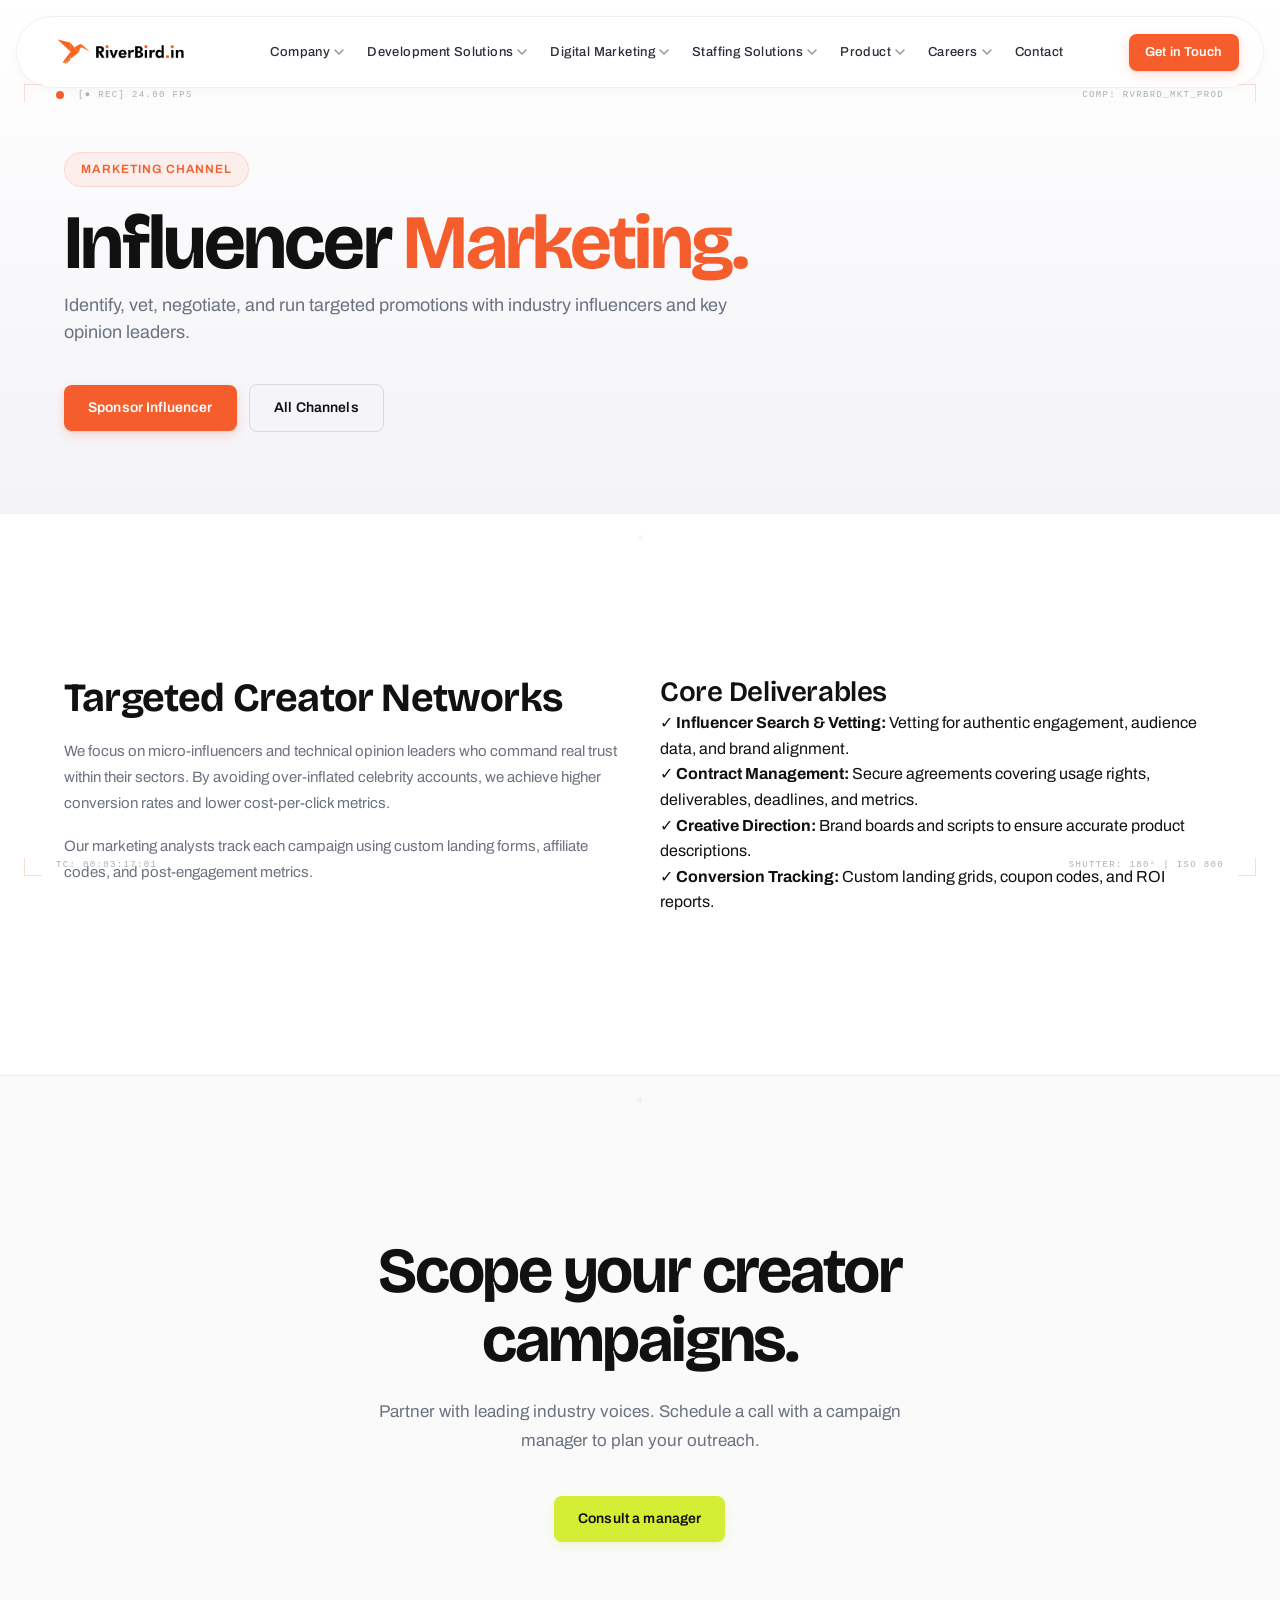
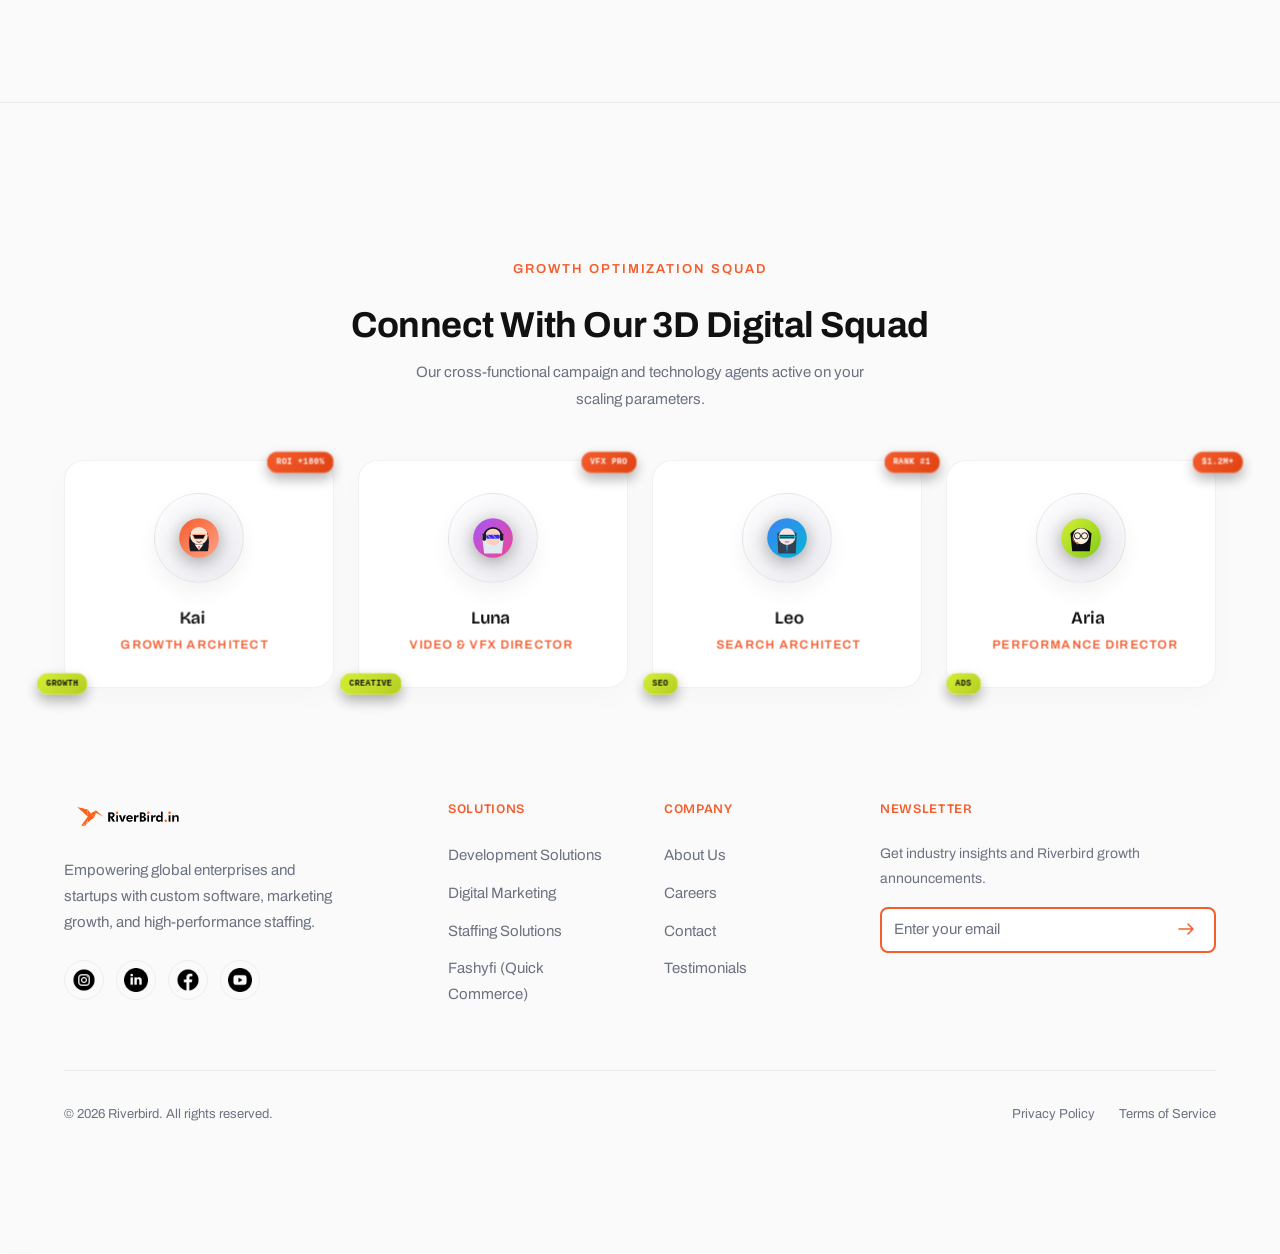
<file: digital-marketing/influencer-marketing.html>
<!DOCTYPE html>
<html lang="en" data-base="../">
<head>
  <meta charset="UTF-8" />
  <meta name="viewport" content="width=device-width, initial-scale=1.0" />
  <title>Influencer Marketing | Riverbird</title>
  <meta name="description" content="Identify, vet, negotiate, and run targeted promotions with industry influencers and key opinion leaders." />
  
  <link rel="preconnect" href="https://fonts.googleapis.com" />
  <link rel="preconnect" href="https://fonts.gstatic.com" crossorigin />
  <link rel="stylesheet" href="../assets/css/main.css" />

  <link rel="apple-touch-icon" sizes="180x180" href="../assets/img/apple-touch-icon.png">
  <link rel="icon" type="image/png" sizes="32x32" href="../assets/img/favicon-32x32.png">
  <link rel="icon" type="image/png" sizes="16x16" href="../assets/img/favicon-16x16.png">
  <link rel="shortcut icon" href="../assets/img/favicon.ico">
  <link rel="manifest" href="../assets/img/site.webmanifest">
  <meta name="theme-color" content="#F55D2D">
</head>
<body data-page="digital-marketing-sub">

  <a href="#main-content" class="skip-link">Skip to Content</a>

  <div class="cursor-glow"></div>
  <canvas class="liquid-canvas"></canvas>
  <div id="header-slot"></div>

  <main id="main-content" class="liquid-wrapper">

    <section class="hero hero--service">
      <div class="container hero__container">
        <div class="hero__content reveal">
          <span class="hero__label hero__label--marketing">Marketing Channel</span>
          <h1 class="display-text hero__title">
            Influencer <span class="text-primary-color">Marketing.</span>
          </h1>
          <p class="hero__desc">
            Identify, vet, negotiate, and run targeted promotions with industry influencers and key opinion leaders.
          </p>
          <div class="hero__actions">
            <a href="../contact/index.html" class="btn btn--primary magnetic-btn">Sponsor Influencer</a>
            <a href="index.html" class="btn btn--outline btn--white magnetic-btn">All Channels</a>
          </div>
        </div>
      </div>
    </section>

    <section class="section-padding bg-white">
      <div class="container">
        <div class="grid grid-2">
          <div class="reveal">
            <h2 class="h2">Targeted Creator Networks</h2>
            <p class="body-text" style="margin-top: var(--space-16);">
              We focus on micro-influencers and technical opinion leaders who command real trust within their sectors. By avoiding over-inflated celebrity accounts, we achieve higher conversion rates and lower cost-per-click metrics.
            </p>
            <p class="body-text" style="margin-top: var(--space-16);">
              Our marketing analysts track each campaign using custom landing forms, affiliate codes, and post-engagement metrics.
            </p>
          </div>
          
          <div class="reveal delay-1">
            <h3 class="h3">Core Deliverables</h3>
            <div class="marketing-features-list">
              <div class="marketing-feature-item">
                <span>✓</span>
                <span><strong>Influencer Search & Vetting:</strong> Vetting for authentic engagement, audience data, and brand alignment.</span>
              </div>
              <div class="marketing-feature-item">
                <span>✓</span>
                <span><strong>Contract Management:</strong> Secure agreements covering usage rights, deliverables, deadlines, and metrics.</span>
              </div>
              <div class="marketing-feature-item">
                <span>✓</span>
                <span><strong>Creative Direction:</strong> Brand boards and scripts to ensure accurate product descriptions.</span>
              </div>
              <div class="marketing-feature-item">
                <span>✓</span>
                <span><strong>Conversion Tracking:</strong> Custom landing grids, coupon codes, and ROI reports.</span>
              </div>
            </div>
          </div>
        </div>
      </div>
    </section>

    <section class="cta-section">
      <div class="container cta__container">
        <h2 class="display-text cta__title" style="font-size: clamp(2.5rem, 5vw, 4rem);">Scope your creator campaigns.</h2>
        <p class="cta__desc">Partner with leading industry voices. Schedule a call with a campaign manager to plan your outreach.</p>
        <div>
          <a href="../contact/index.html" class="btn btn--secondary magnetic-btn">Consult a manager</a>
        </div>
      </div>
    </section>

  </main>

  <div id="footer-slot"></div>
  <script type="module" src="../assets/js/core/app.js"></script>
</body>
</html>
</file>
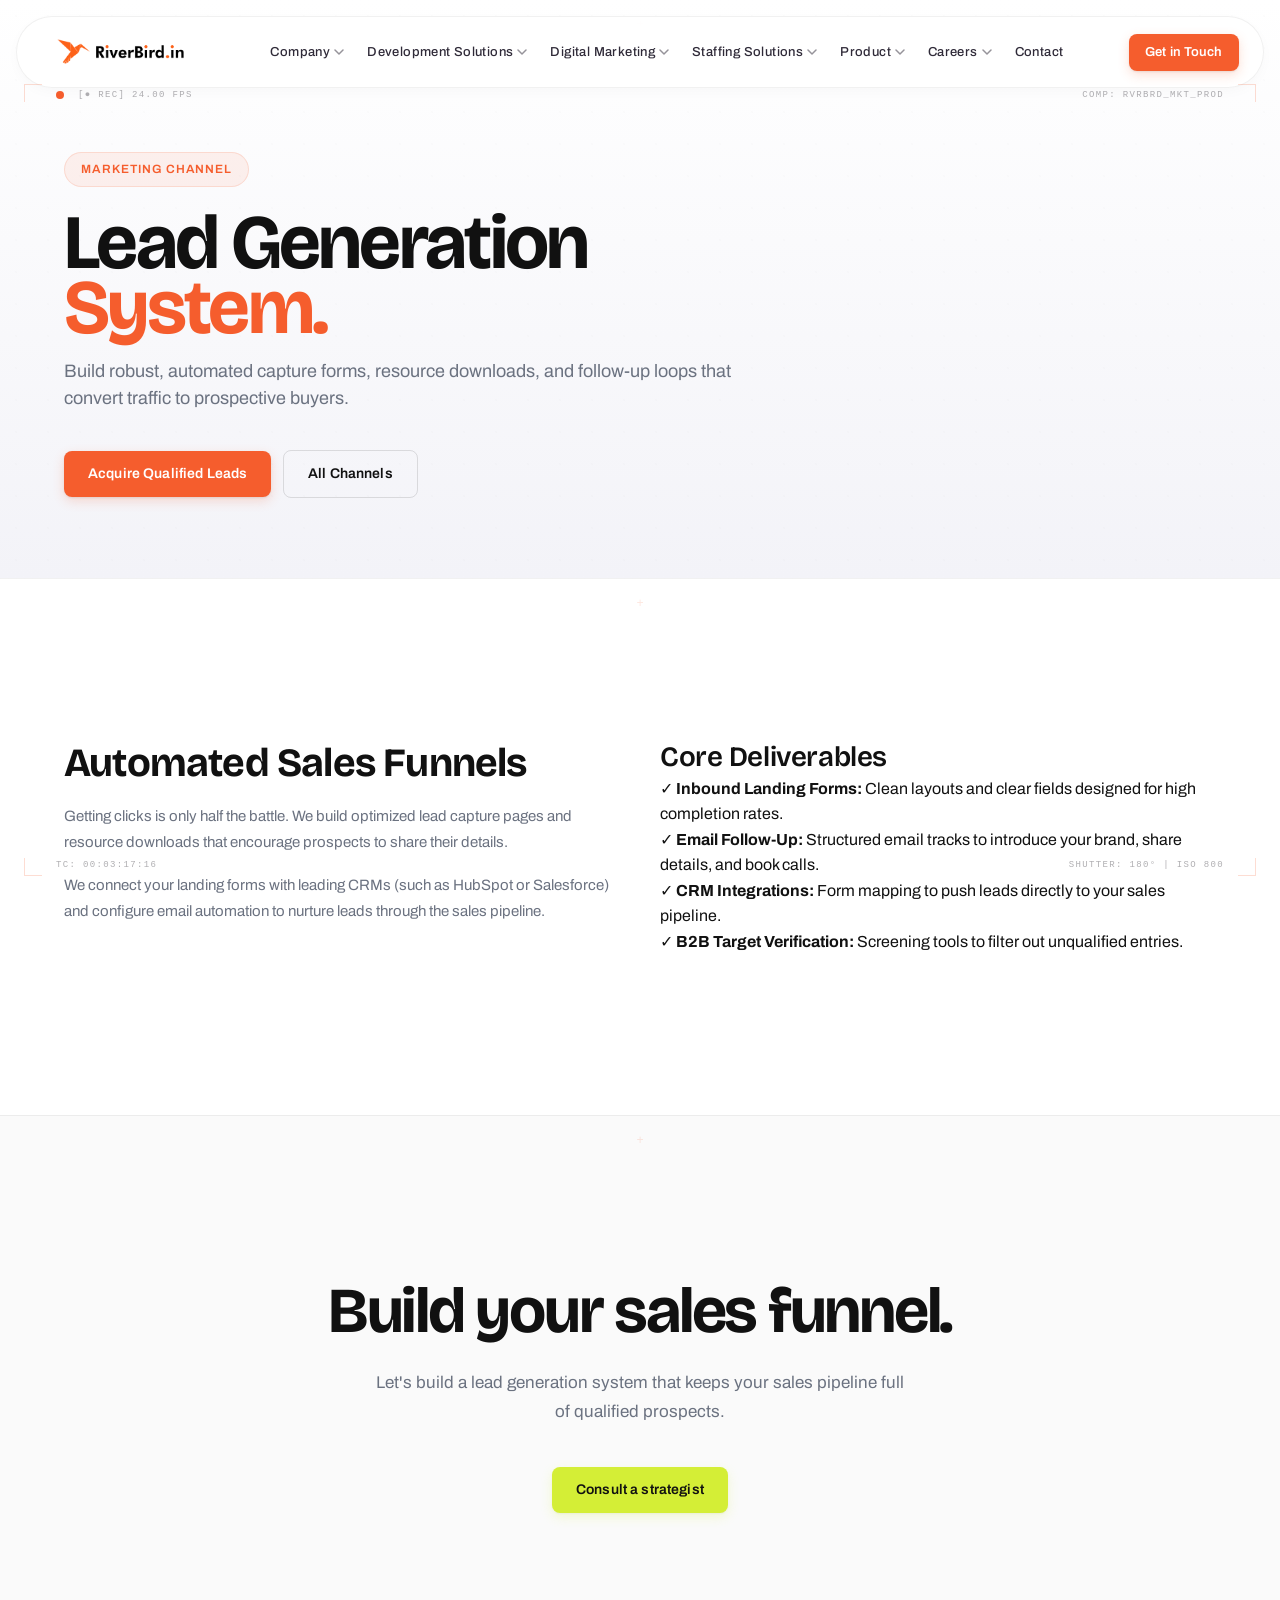
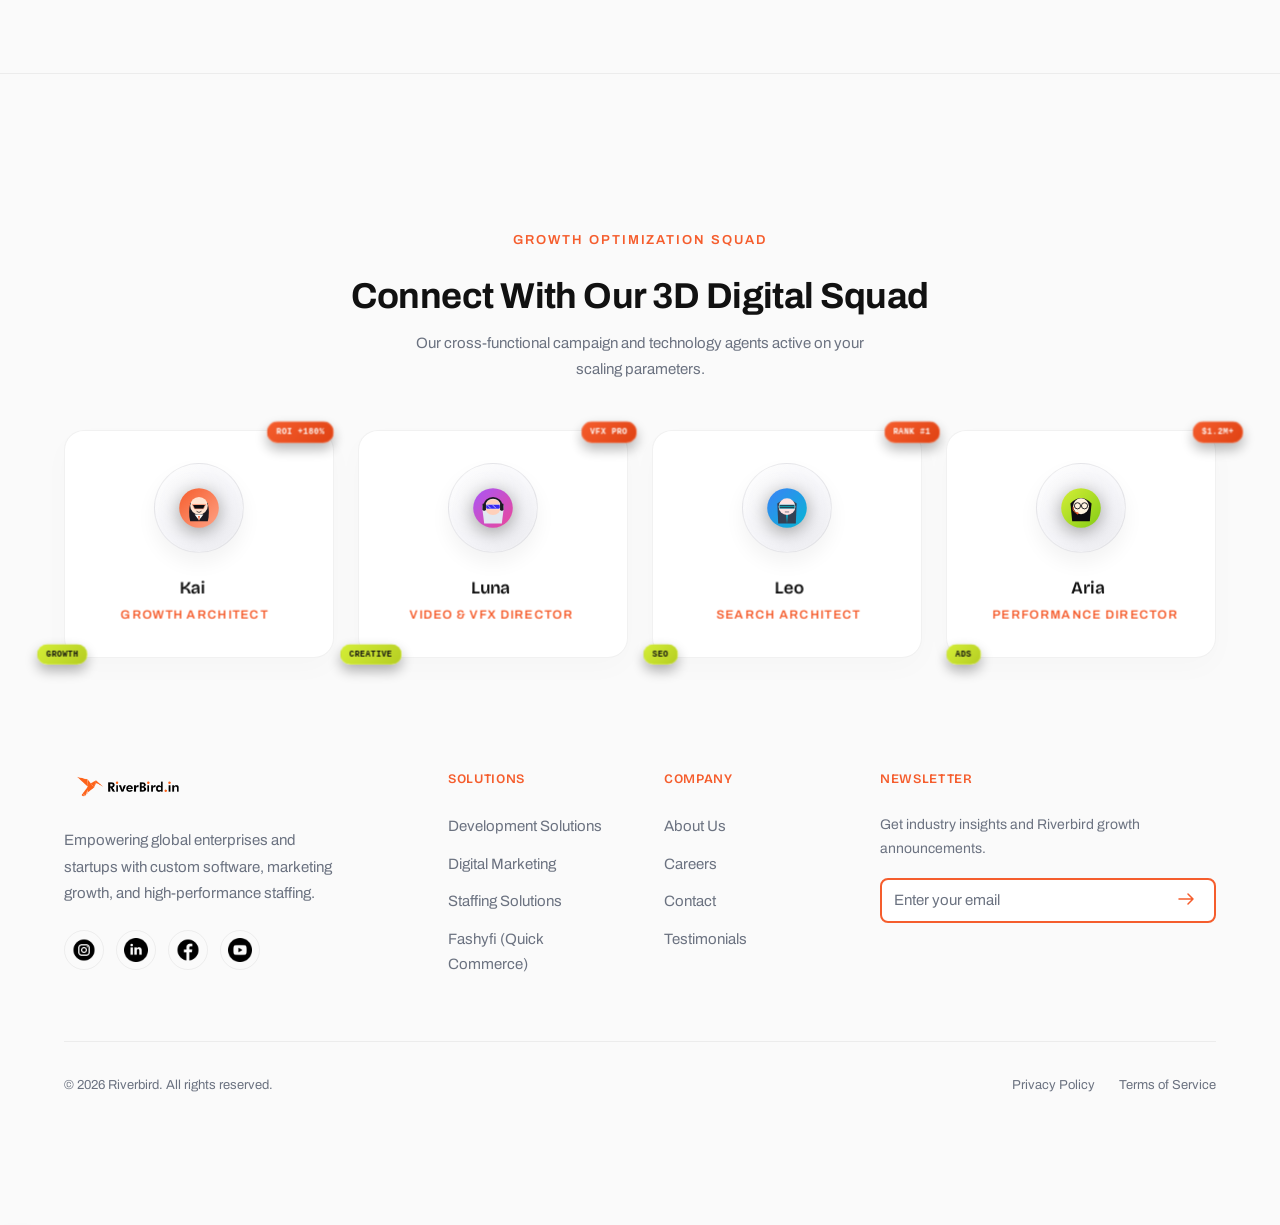
<file: digital-marketing/lead-generation.html>
<!DOCTYPE html>
<html lang="en" data-base="../">
<head>
  <meta charset="UTF-8" />
  <meta name="viewport" content="width=device-width, initial-scale=1.0" />
  <title>Lead Generation System | Riverbird</title>
  <meta name="description" content="Build robust, automated capture forms, resource downloads, and follow-up loops that convert traffic to prospective buyers." />
  
  <link rel="preconnect" href="https://fonts.googleapis.com" />
  <link rel="preconnect" href="https://fonts.gstatic.com" crossorigin />
  <link rel="stylesheet" href="../assets/css/main.css" />

  <link class="apple-touch-icon" sizes="180x180" href="../assets/img/apple-touch-icon.png">
  <link rel="icon" type="image/png" sizes="32x32" href="../assets/img/favicon-32x32.png">
  <link rel="icon" type="image/png" sizes="16x16" href="../assets/img/favicon-16x16.png">
  <link rel="shortcut icon" href="../assets/img/favicon.ico">
  <link rel="manifest" href="../assets/img/site.webmanifest">
  <meta name="theme-color" content="#F55D2D">
</head>
<body data-page="digital-marketing-sub">

  <a href="#main-content" class="skip-link">Skip to Content</a>

  <div class="cursor-glow"></div>
  <canvas class="liquid-canvas"></canvas>
  <div id="header-slot"></div>

  <main id="main-content" class="liquid-wrapper">

    <section class="hero hero--service">
      <div class="container hero__container">
        <div class="hero__content reveal">
          <span class="hero__label hero__label--marketing">Marketing Channel</span>
          <h1 class="display-text hero__title">
            Lead Generation <span class="text-primary-color">System.</span>
          </h1>
          <p class="hero__desc">
            Build robust, automated capture forms, resource downloads, and follow-up loops that convert traffic to prospective buyers.
          </p>
          <div class="hero__actions">
            <a href="../contact/index.html" class="btn btn--primary magnetic-btn">Acquire Qualified Leads</a>
            <a href="index.html" class="btn btn--outline btn--white magnetic-btn">All Channels</a>
          </div>
        </div>
      </div>
    </section>

    <section class="section-padding bg-white">
      <div class="container">
        <div class="grid grid-2">
          <div class="reveal">
            <h2 class="h2">Automated Sales Funnels</h2>
            <p class="body-text" style="margin-top: var(--space-16);">
              Getting clicks is only half the battle. We build optimized lead capture pages and resource downloads that encourage prospects to share their details.
            </p>
            <p class="body-text" style="margin-top: var(--space-16);">
              We connect your landing forms with leading CRMs (such as HubSpot or Salesforce) and configure email automation to nurture leads through the sales pipeline.
            </p>
          </div>
          
          <div class="reveal delay-1">
            <h3 class="h3">Core Deliverables</h3>
            <div class="marketing-features-list">
              <div class="marketing-feature-item">
                <span>✓</span>
                <span><strong>Inbound Landing Forms:</strong> Clean layouts and clear fields designed for high completion rates.</span>
              </div>
              <div class="marketing-feature-item">
                <span>✓</span>
                <span><strong>Email Follow-Up:</strong> Structured email tracks to introduce your brand, share details, and book calls.</span>
              </div>
              <div class="marketing-feature-item">
                <span>✓</span>
                <span><strong>CRM Integrations:</strong> Form mapping to push leads directly to your sales pipeline.</span>
              </div>
              <div class="marketing-feature-item">
                <span>✓</span>
                <span><strong>B2B Target Verification:</strong> Screening tools to filter out unqualified entries.</span>
              </div>
            </div>
          </div>
        </div>
      </div>
    </section>

    <section class="cta-section">
      <div class="container cta__container">
        <h2 class="display-text cta__title" style="font-size: clamp(2.5rem, 5vw, 4rem);">Build your sales funnel.</h2>
        <p class="cta__desc">Let's build a lead generation system that keeps your sales pipeline full of qualified prospects.</p>
        <div>
          <a href="../contact/index.html" class="btn btn--secondary magnetic-btn">Consult a strategist</a>
        </div>
      </div>
    </section>

  </main>

  <div id="footer-slot"></div>
  <script type="module" src="../assets/js/core/app.js"></script>
</body>
</html>
</file>
<file: assets/css/main.css>
@import url('base/variables.css?v=1.0.1');
@import url('base/reset.css?v=1.0.1');
@import url('base/typography.css?v=1.0.1');
@import url('utilities/animations.css?v=1.0.1');

@import url('layout/grid.css?v=1.0.1');
@import url('layout/sections.css?v=1.0.1');

@import url('components/header.css?v=1.0.1');
@import url('components/footer.css?v=1.0.1');
@import url('components/buttons.css?v=1.0.1');
@import url('components/cards.css?v=1.0.1');
@import url('components/forms.css?v=1.0.1');
@import url('components/hero.css?v=1.0.1');
@import url('components/cta.css?v=1.0.1');
@import url('components/cursor.css?v=1.0.1');
@import url('components/liquid.css?v=1.0.1');
@import url('components/hud.css?v=1.0.1');

@import url('pages/home.css?v=1.0.1');
@import url('pages/company.css?v=1.0.1');
@import url('pages/development.css?v=1.0.1');
@import url('pages/digital-marketing.css?v=1.0.1');
@import url('pages/graphic-design.css?v=1.0.1');
@import url('pages/staffing.css?v=1.0.1');
@import url('pages/product.css?v=1.0.1');
@import url('pages/careers.css?v=1.0.1');
@import url('pages/contact.css?v=1.0.1');
</file>
